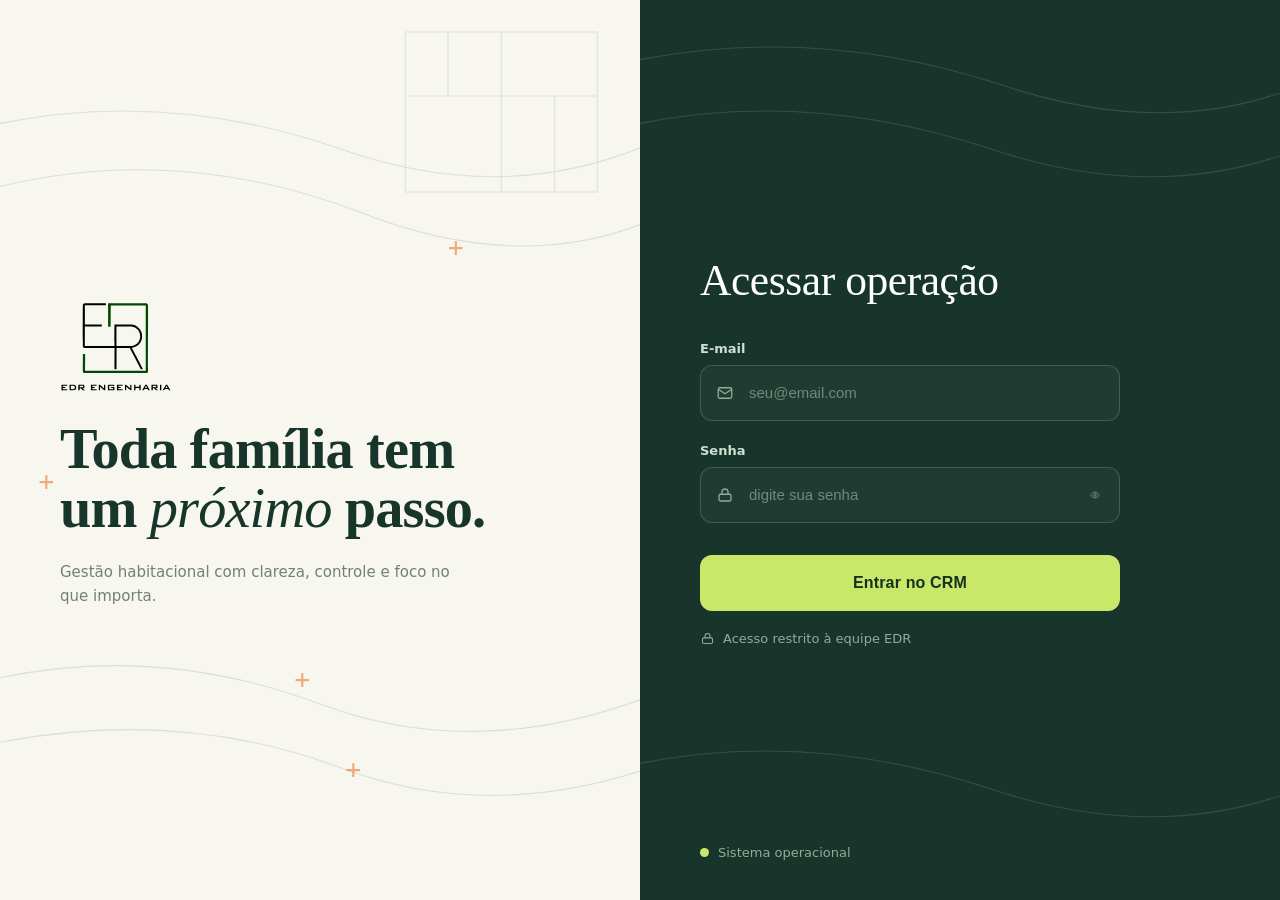
<file: index.html>
<!DOCTYPE html>
<html lang="pt-BR">
<head>
  <meta charset="UTF-8">
  <meta name="viewport" content="width=device-width, initial-scale=1.0">
  <link rel="icon" type="image/svg+xml" href="favicon.svg">
  <meta http-equiv="Content-Security-Policy" content="default-src 'self'; script-src 'self' 'unsafe-inline'; style-src 'self' 'unsafe-inline' https://fonts.googleapis.com; font-src 'self' data: https://fonts.gstatic.com; img-src 'self' data: blob: https:; connect-src 'self' https://*.supabase.co wss://*.supabase.co https://*.googleapis.com; object-src 'none'; base-uri 'self'; form-action 'self'">
  <title>EDR CRM — Login</title>
  <link rel="stylesheet" href="css/login.css?cb=1785866845">
  <link rel="preconnect" href="https://fonts.googleapis.com">
  <link rel="preconnect" href="https://fonts.gstatic.com" crossorigin>
  <link href="https://fonts.googleapis.com/css2?family=Fraunces:ital,opsz,wght@0,9..144,500;0,9..144,600;1,9..144,500&family=Plus+Jakarta+Sans:wght@400;500;600;700&family=DM+Mono:wght@400;500&display=swap" rel="stylesheet">
</head>
<body>
  <div class="lg-wrap">
    <!-- ===== LADO CLARO (marca) ===== -->
    <div class="lg-brand">
      <svg class="lg-topo" viewBox="0 0 600 800" fill="none" preserveAspectRatio="xMidYMid slice" aria-hidden="true">
        <path d="M-20 120 Q 150 80 320 140 T 640 120" stroke="#c7cdbe" stroke-width="1"/>
        <path d="M-20 180 Q 160 130 340 200 T 660 180" stroke="#c7cdbe" stroke-width="1"/>
        <path d="M-20 640 Q 140 600 300 660 T 640 640" stroke="#c7cdbe" stroke-width="1"/>
        <path d="M-20 700 Q 160 660 320 720 T 660 700" stroke="#c7cdbe" stroke-width="1"/>
        <rect x="380" y="30" width="180" height="150" stroke="#cfd4c6" stroke-width="1" fill="none"/>
        <path d="M380 90 H560 M470 30 V180 M420 30 V90 M520 90 V180" stroke="#cfd4c6" stroke-width="1"/>
      </svg>
      <span class="lg-cross" style="top:26%;left:70%">+</span>
      <span class="lg-cross" style="top:74%;left:46%">+</span>
      <span class="lg-cross" style="top:84%;left:54%">+</span>
      <span class="lg-cross" style="top:52%;left:6%">+</span>

      <div class="lg-logo"><svg width="100%" height="100%" style="display:block" viewBox="0 0 12500 12500" version="1.1" xmlns="http://www.w3.org/2000/svg" xmlns:xlink="http://www.w3.org/1999/xlink" xml:space="preserve" xmlns:serif="http://www.serif.com/" style="fill-rule:evenodd;clip-rule:evenodd;stroke-linejoin:round;stroke-miterlimit:2;">
    <g transform="matrix(17.2764,0,0,17.2764,-17.0066,-10.9962)">
        <g>
            <path d="M265.547,223.821C163.627,223.821 163.642,223.819 163.546,223.84C161.626,224.261 161.66,224.664 161.642,226.641C161.408,252.651 161.618,336.502 161.642,346.056C161.652,350.39 163.509,349.419 167.84,349.419C351.09,349.419 351.088,349.424 351.324,349.381C353.361,349.005 353.035,348.124 353.035,334.116C353.035,211.907 353.012,211.892 353.229,211.316C353.727,209.993 354.212,210.205 368.683,210.205C448.09,210.205 448.092,210.169 453.357,210.495C464.991,211.216 467.108,210.898 473.898,212.864C474.234,212.962 492.592,216.398 509.427,233.531C524.399,248.768 527.637,263.351 529.42,268.956C530.989,273.89 532.859,293.349 529.02,305.783C527.503,310.696 527.827,310.79 525.827,315.544C524.445,318.831 521.607,326.603 511.524,338.021C509.77,340.007 502.857,345.976 501.856,346.655C494.169,351.87 489.741,354.815 472.8,359.815C468.43,361.105 466.313,360.879 465.868,362.115C465.447,363.286 466.714,365.152 467.068,365.812C467.227,366.106 488.138,406.141 490.919,411.416C492.423,414.269 504.615,437.396 509.567,447.153C510.677,449.34 510.852,449.221 511.831,451.44C512.354,452.624 527.853,481.864 530.897,488.053C531.205,488.68 533.212,492.76 535.044,495.738C537.927,500.423 533.576,499.485 530.444,499.482C526.01,499.478 523.771,499.842 522.719,498.132C521.766,496.58 519.354,491.596 518.166,489.552C517.771,488.873 513.791,481.133 512.549,478.769C502.631,459.899 483.525,423.074 472.702,402.623C467.586,392.956 467.794,392.877 462.661,383.235C452.148,363.491 452.366,363.101 451.054,362.679C450.19,362.401 450.169,362.444 370.855,362.443C367.705,362.443 366.633,362.271 366.613,365.6C366.548,376.124 366.754,497.065 366.496,498.043C366.148,499.366 364.589,499.467 364.385,499.48C362.111,499.627 356.338,499.5 355.639,499.485C352.359,499.413 353.039,498.076 353.035,494.791C353.031,491.626 353.046,364.664 353.027,364.546C352.588,361.832 350.094,362.441 348.056,362.441C159.713,362.409 159.693,362.549 158.08,362.263C156.571,361.995 152.393,361.539 149.753,356.714C148.497,354.418 148.658,354.274 148.658,324.345C148.658,84.392 148.641,84.41 148.794,83.408C149.445,79.137 153.384,75.059 156.893,74.317C159.408,73.785 159.425,73.845 228.636,73.845C295.709,73.845 295.714,73.839 295.884,73.895C297.644,74.475 297.529,75.202 297.472,83.341C297.452,86.239 296.677,86.315 293.773,86.316C232.571,86.329 163.892,86.276 163.455,86.357C161.303,86.76 161.642,87.658 161.642,101.788C161.642,209.078 161.637,209.08 161.677,209.215C162.228,211.103 162.621,211.016 164.59,211.03C178.518,211.129 268.8,210.805 269.987,211.222C271.501,211.754 271.181,214.427 271.178,219.038C271.178,219.369 271.176,222.581 270.707,223.152C269.966,224.054 266.667,223.818 265.547,223.821ZM519.102,287.442C518.817,283.253 518.638,260.148 500.893,242.07C481.704,222.521 460.209,223.473 453.364,223.473C367.326,223.473 367.29,223.443 366.7,223.743C365.491,224.356 365.744,226.369 365.744,233.151C365.744,348.06 365.741,348.061 365.774,348.18C366.155,349.586 366.212,349.757 367.642,349.983C369.352,350.253 453.498,350.022 460.963,350.001C462.31,349.997 469.156,349.979 477.408,346.429C488.368,341.715 493.664,337.219 497.016,334.394C498.63,333.034 507.352,325.685 513.185,313.548C519.232,300.967 519.094,287.577 519.102,287.442Z"/>
            <path d="M318.744,72.968C321.166,73.052 321.166,73.044 427.308,73.044C557.274,73.044 557.31,73.002 558.722,73.383C568.326,75.976 569.278,83.629 569.647,86.576C569.806,87.838 569.789,87.846 569.789,505.647C569.789,508.099 571.501,523.031 559.794,524.411C558.151,524.604 159.871,524.517 159.125,524.456C151.655,523.849 149.175,516.992 148.828,515.314C148.667,514.537 148.685,514.536 148.685,425.31C148.685,402.139 148.595,401.977 149.259,401.304C149.828,400.727 150.001,400.648 160.237,400.694C160.708,400.696 163.037,400.345 163.358,402.533C163.442,403.104 163.356,506.896 163.405,507.826C163.492,509.521 164.25,510.001 165.654,510.136C166.073,510.176 519.239,510.152 549.986,510.149C551.972,510.149 554.567,510.807 554.937,507.792C554.982,507.429 554.879,126.278 554.87,93.103C554.869,89.529 555.729,88.007 552.15,87.932C552.032,87.93 331.828,87.931 331.776,87.932C329.813,87.954 329.399,87.941 329.044,89.887C329.018,90.033 329.046,221.817 329.029,222.317C328.931,225.102 328.049,224.934 325.257,224.933C314.068,224.931 312.979,225.052 312.308,224.386C311.64,223.723 311.746,220.467 311.757,220.123L311.757,110.473C311.757,74.27 311.689,74.122 312.246,73.577C313.08,72.761 316.2,72.97 318.744,72.968Z" style="fill:rgb(0,71,4);"/>
        </g>
        <g>
            <path d="M89.705,599.599C95.692,600.503 108.124,603.336 105.72,621.778C105.006,627.256 100.722,632.394 94.106,634.068C89.368,635.266 89.367,635.467 80.988,635.469C63.797,635.473 63.501,635.602 62.863,634.621C62.488,634.044 62.487,633.981 62.496,604.441C62.497,602.847 61.849,599.516 64.731,599.415C65.01,599.405 85.514,599.399 86.405,599.42C88.188,599.461 88.166,599.515 89.705,599.599ZM96.757,620.613C96.788,620.356 98.099,614.476 95.48,610.71C92.235,606.046 89.631,606.361 74.473,606.42C70.424,606.436 71.04,608.009 71.04,612.04C71.04,626.499 70.982,626.548 71.345,627.17C71.911,628.138 72.148,628.359 85.326,628.124C95.484,627.943 96.728,620.685 96.757,620.613Z"/>
            <path d="M128.156,629.411C128.271,634.662 128.569,636.081 125.506,636.132C121.366,636.202 119.774,636.443 119.546,633.812C119.358,631.645 119.455,605.795 119.464,603.359C119.477,599.812 120.858,600.354 124.414,600.353C153.965,600.346 154.139,600.235 155.804,601.34C159.219,603.609 158.431,605.662 158.674,615.293C158.93,625.427 149.335,622.084 148.356,622.976C147.226,624.005 149.001,625.177 149.164,625.285C153.522,628.164 153.135,628.634 157.722,632.024C157.819,632.095 157.789,632.087 158.907,632.958C160.166,633.938 161.191,634.506 161.259,634.866C161.537,636.337 159.407,636.289 159.208,636.284C150.246,636.081 150.192,636.05 149.516,635.668C148.613,635.157 139.966,627.138 139.832,627.009C136.197,623.514 136.209,622.812 130.929,622.972C127.983,623.061 128.272,624.174 128.156,629.411ZM128.158,612.039C128.435,615.191 127.758,616.464 130.923,616.541C132.226,616.572 144.428,616.867 147.216,616.405C149.439,616.036 150.704,615.272 150.521,610.953C150.312,606.054 148.108,606.788 137.442,606.788C131.586,606.788 129.093,606.574 128.591,607.579C128.431,607.899 128.283,608.197 128.158,612.039Z"/>
            <path d="M630.956,617.415C630.557,618.886 630.502,622.357 624.888,622.825C624.181,622.884 620.984,622.652 620.632,622.995C619.576,624.024 621.316,625.13 621.477,625.233C624.039,626.861 623.878,627.061 629.348,631.441C631.045,632.8 633.549,634.448 633.626,634.82C633.654,634.958 633.873,636.02 632.648,636.281C632.041,636.41 632.038,636.197 624.894,636.132C621.21,636.098 621.14,634.904 617.904,632.11C613.797,628.564 613.934,628.445 609.909,624.826C607.89,623.011 607.024,622.885 603.185,622.97C599.973,623.041 600.607,624.707 600.595,632.665C600.59,635.404 600.481,636.096 597.758,636.132C594.77,636.172 592.189,636.624 592.029,633.78C592.004,633.339 592.017,606.787 592.018,604.44C592.019,602.638 591.638,600.437 594.511,600.357C594.64,600.354 621.678,600.345 622.72,600.359C624.537,600.382 629.431,600.225 630.64,604.336C630.935,605.34 631.334,606.698 630.956,617.415ZM600.595,612.04C600.766,615.153 600.044,616.415 603.175,616.545C605.011,616.621 615.167,616.554 616.21,616.548C619.858,616.524 623.311,616.998 623.031,610.945C622.804,606.055 620.308,606.788 609.696,606.788C602.717,606.788 600.959,606.308 600.619,608.722L600.595,612.04Z"/>
            <path d="M352.905,620.725L352.905,625.068C352.905,625.388 353.647,633.501 349.356,635.296C347.052,636.26 346.958,636.136 322.001,636.131C313.722,636.129 310.475,636.163 310.385,627.234C310.169,605.668 310.359,605.109 310.975,603.295C311.631,601.363 313.974,599.943 315.412,599.71C315.715,599.661 315.704,599.358 341.542,599.408C347.002,599.419 351.334,599.079 352.674,605.462C353.594,609.843 351.359,609.054 347.013,610.052C343.278,610.909 344.642,607.891 343.475,606.875C342.803,606.289 342.68,606.347 324.172,606.352C322.389,606.353 319.115,605.677 319.014,608.799C318.864,613.44 318.987,624.76 319.003,626.148C319.021,627.86 319.139,628.86 322.006,628.955C322.025,628.956 341.454,628.956 341.529,628.955C344.521,628.912 344.23,626.617 344.125,623.952C344,620.763 341.081,621.447 339.371,621.445C337.924,621.445 336.476,621.444 335.029,621.444C332.144,621.44 330.22,622.171 330.414,617.455C330.544,614.294 331.951,614.852 340.457,614.852C351.486,614.852 352.376,614.564 352.815,616.246C352.9,616.571 352.904,620.367 352.905,620.725Z"/>
            <path d="M462.555,604.441L462.555,629.411C462.554,631.901 463.205,634.793 461.126,635.376C457.808,636.307 455.52,634.548 455.133,634.251C451.092,631.144 451.296,630.915 447.236,627.848C446.076,626.972 440.824,622.367 440.273,621.884C436.209,618.32 433.696,616.382 433.105,615.926C431.782,614.905 430.648,613.145 429.484,613.163C428.613,613.176 428.591,613.385 428.565,614.25C428.519,615.723 428.957,615.696 428.7,632.676C428.663,635.073 428.033,635.788 422.992,635.52C420.204,635.373 420.688,633.685 420.688,625.068C420.688,600.925 420.638,600.861 421.019,600.227C421.507,599.414 422.815,599.342 422.988,599.333C428.145,599.049 428.087,601.204 432.754,604.419C432.914,604.529 440.667,611.123 444.582,614.332C448.124,617.235 448.119,617.21 451.61,620.195C452.198,620.698 452.711,621.323 453.404,621.668C454.791,622.36 454.825,619.887 454.827,619.693C454.846,618.299 454.644,618.305 454.757,602.273C454.782,598.639 456.24,599.28 459.871,599.329C463.422,599.378 462.554,600.907 462.555,604.441Z"/>
            <path d="M259.539,618.554C259.539,626.316 259.522,626.302 259.614,631.581C259.618,631.849 259.661,634.26 259.1,634.895C258.68,635.369 252.122,636.771 251.747,633.71C251.693,633.269 251.708,601.506 251.738,601.219C252.054,598.232 257.018,599.149 258.793,600.427C259.187,600.711 259.073,600.843 263.481,604.301C266.855,606.947 272.725,611.999 273.518,612.681C277.337,615.968 281.203,619.036 281.883,619.575C282.989,620.454 283.914,621.528 284.879,621.356C285.789,621.194 285.355,620.694 285.488,602.273C285.514,598.698 286.922,599.29 290.512,599.326C292.986,599.35 293.252,599.813 293.334,602.274C293.335,602.3 293.334,631.531 293.334,631.581C293.317,633.939 293.897,635.658 289.442,635.521C286.556,635.433 285.256,633.76 272.866,623.233C266.326,617.677 266.293,617.733 265.726,617.251C265.137,616.75 265.149,616.78 264.549,616.277C263.371,615.292 263.313,615.393 262.236,614.277C261.359,613.369 261.407,613.091 260.153,613.194C259.288,613.265 259.639,613.617 259.633,613.916C259.609,615.149 259.528,615.132 259.6,616.368C259.611,616.543 259.596,616.53 259.539,618.554Z"/>
            <path d="M697.325,605.714C711.726,630.813 713.619,633.771 713.551,634.752C713.491,635.615 711.884,635.589 711.723,635.586C705.192,635.479 704.587,635.812 702.867,632.783C700.992,629.48 701.026,627.822 697.627,627.688C697.479,627.682 681.542,627.684 681.351,627.685C677.335,627.718 677.764,629.075 675.631,632.5C674.181,634.828 674.31,635.398 671.57,635.523C666.235,635.767 666.133,635.334 666.032,634.9C665.677,633.393 667.499,631.468 672.002,623.112C672.517,622.156 672.623,622.231 678.586,611.245C678.755,610.933 678.819,610.975 680.857,607.426C684.507,601.071 684.492,599.428 687.87,599.331C692.485,599.199 693.766,599.173 695.427,602.29C696.669,604.617 696.701,604.575 697.325,605.714ZM692.395,613.013C691.069,610.934 690.555,609.37 690.161,608.653C689.814,608.023 689.703,608.095 688.998,608.126C688.301,608.156 688.262,608.2 687.981,608.866C686.672,611.971 684.873,615.305 683.675,617.544C681.769,621.106 684.937,620.701 685.692,620.692C691.64,620.618 694.653,620.874 695.213,620.398C696.204,619.553 695.072,618.315 692.395,613.013Z"/>
            <path d="M537.354,626.388C537.809,625.631 537.801,625.639 541.941,618.308C542.667,617.022 550.465,603.215 550.989,602.221C552.38,599.582 552.712,599.114 558.66,599.336C558.904,599.345 560.695,599.412 561.518,600.424C561.661,600.6 579.434,631.78 580.119,632.817C580.236,632.995 581.475,634.872 580.191,635.476C579.586,635.76 579.558,635.57 577.126,635.531C574.294,635.485 571.867,636.017 570.649,633.732C567.672,628.143 567.44,627.704 564.098,627.684C546.965,627.585 546.895,627.551 545.575,628.225C544.429,628.809 542.696,633.553 541.248,634.778C540.853,635.113 540.17,635.691 534.823,635.568C534.707,635.565 533.659,635.541 533.485,635.011C532.939,633.349 533.603,633.375 537.354,626.388ZM558.968,611.864C557.188,608.467 557.429,608.318 557.161,608.121C557.144,608.109 555.713,608.056 555.691,608.066C555.528,608.148 552.009,615.508 551.698,616.159C551.096,617.418 548.222,620.698 552.158,620.712C552.853,620.715 560.101,620.741 560.841,620.715C562.117,620.67 562.451,620.86 562.76,619.609C562.914,618.985 559.424,612.749 558.968,611.864Z"/>
            <path d="M39.734,628.905C42.454,628.905 42.431,628.911 45.156,628.829C48.041,628.742 47.807,629.776 47.898,632.665C47.906,632.915 47.974,635.051 47.151,635.7C46.523,636.195 46.418,636.133 19.107,636.132C14.01,636.132 11.623,636.407 11.082,635.087C10.719,634.203 10.774,634.162 10.774,605.526C10.774,603.95 10.571,601.716 11.286,600.985C12.005,600.25 12.174,600.353 31.049,600.353C46.269,600.353 46.516,600.201 47.334,601.183C47.58,601.479 48.456,606.238 46.353,606.894C45.352,607.207 21.817,606.941 21.329,607.06C19.425,607.524 19.494,607.933 19.484,609.876C19.482,610.155 19.468,612.838 19.902,613.338C20.807,614.38 21.084,614.169 31.049,614.175C31.376,614.175 34.534,614.177 35.118,614.592C35.994,615.215 36.756,620.06 34.264,620.526C32.73,620.814 21.534,620.192 20.344,620.972C19.537,621.502 19.495,622.75 19.489,622.921C19.346,627.127 19.504,628.472 21.178,628.791C21.971,628.942 33.331,628.684 39.734,628.905Z"/>
            <path d="M397.996,628.905C400.712,628.905 400.69,628.911 403.418,628.829C406.304,628.741 406.061,629.781 406.152,632.665C406.16,632.915 406.227,635.05 405.411,635.699C404.787,636.195 404.681,636.133 377.369,636.132C372.257,636.132 369.876,636.404 369.335,635.097C368.965,634.202 369.02,634.16 369.02,605.526C369.02,603.976 368.813,601.721 369.542,600.976C370.246,600.256 370.413,600.353 391.482,600.353C404.28,600.353 404.742,600.187 405.575,601.196C405.838,601.514 406.673,606.225 404.615,606.885C403.583,607.216 380.097,606.94 379.587,607.057C377.671,607.496 377.706,607.896 377.696,609.875C377.694,610.157 377.68,612.837 378.144,613.366C379.036,614.383 379.44,614.167 389.311,614.175C389.636,614.175 392.762,614.178 393.351,614.616C394.175,615.23 394.918,620.032 392.52,620.515C391.012,620.818 379.777,620.206 378.587,620.953C377.757,621.475 377.709,622.747 377.703,622.919C377.535,627.354 377.799,628.507 379.446,628.796C380.253,628.937 391.644,628.685 397.996,628.905Z"/>
            <path d="M230.807,628.905C235.678,628.792 237.396,628.565 237.775,630.395C237.811,630.567 237.87,632.483 237.875,632.664C237.883,632.914 237.948,635.046 237.134,635.697C236.429,636.26 236.301,636.115 204.751,636.134C202.596,636.135 201.912,636.282 201.057,635.1C200.709,634.618 200.736,634.55 200.74,605.527C200.74,603.993 200.534,601.727 201.268,600.975C201.969,600.256 202.136,600.353 223.207,600.353C235.728,600.353 236.592,600.176 237.292,601.202C237.579,601.623 238.346,606.226 236.341,606.88C235.305,607.219 212.09,606.94 211.311,607.058C209.886,607.273 209.819,607.431 209.42,608.829C209.38,608.97 209.339,612.35 209.544,612.967C209.936,614.144 212.107,614.17 212.352,614.173C220.761,614.275 224.879,613.658 225.519,615.224C225.52,615.226 226.723,619.988 224.241,620.508C222.741,620.822 211.503,620.212 210.304,620.945C209.457,621.463 209.405,622.744 209.398,622.918C209.213,627.51 209.554,628.53 211.175,628.799C212.26,628.979 219.485,628.644 230.807,628.905Z"/>
            <path d="M488.604,630.496C488.725,633.985 489.426,635.379 485.925,635.529C481.361,635.725 480.812,635.149 480.511,634.833C479.986,634.282 480.064,634.147 480.059,603.355C480.058,600.409 479.749,599.379 482.688,599.327C484.593,599.292 487.467,599.176 488.231,600C489.227,601.074 487.785,611.616 489.337,612.946C490.048,613.556 490.178,613.453 507.645,613.457C510.934,613.458 513.427,614.046 513.58,611.001C513.703,608.534 513.253,600.866 514.036,600.003C514.893,599.061 515.047,599.336 516.336,599.324C520.547,599.282 522.192,598.87 522.229,602.26C522.229,602.307 522.231,632.598 522.229,632.682C522.155,635.873 520.611,635.584 516.339,635.529C512.841,635.484 513.663,633.998 513.663,630.496C513.662,622.542 514.263,620.692 510.907,620.6C510.478,620.588 491.611,620.59 491.357,620.6C487.929,620.738 488.879,622.341 488.604,630.496Z"/>
            <path d="M646.944,610.955C646.944,605.985 646.94,602.506 646.958,602.304C647.152,600.125 649.019,600.361 649.868,600.352C652.614,600.325 655.256,599.939 655.601,602.224C655.639,602.476 655.616,633.715 655.613,633.78C655.478,636.659 653.002,636.166 649.861,636.127C648.087,636.106 647.713,636.364 647.036,634.727C646.929,634.468 646.944,634.469 646.944,610.955Z"/>
        </g>
    </g>
</svg></div>
      <h1 class="lg-headline">Toda família tem<br>um <i>próximo</i> passo.</h1>
      <p class="lg-subtext">Gestão habitacional com clareza, controle e foco no que importa.</p>
    </div>

    <!-- ===== LADO ESCURO (form) ===== -->
    <div class="lg-form-side">
      <svg class="lg-waves" viewBox="0 0 600 800" fill="none" preserveAspectRatio="xMidYMid slice" aria-hidden="true">
        <path d="M-20 60 Q 160 20 340 80 T 660 60" stroke="#e2f4c2" stroke-width="1"/>
        <path d="M-20 120 Q 150 80 330 140 T 660 120" stroke="#e2f4c2" stroke-width="1"/>
        <path d="M-20 720 Q 150 680 330 740 T 660 720" stroke="#e2f4c2" stroke-width="1"/>
      </svg>
      <div class="lg-form-inner">
        <h2 class="lg-title">Acessar operação</h2>

        <div id="login-erro" class="lg-erro hidden"></div>

        <form id="form-login">
          <div class="lg-field">
            <label for="email">E-mail</label>
            <div class="lg-input-wrap">
              <svg class="lg-ico" viewBox="0 0 24 24" fill="none" stroke="currentColor" stroke-width="1.7"><rect x="3" y="5" width="18" height="14" rx="2"/><path d="m3 7 9 6 9-6"/></svg>
              <input type="email" id="email" placeholder="seu@email.com" required autocomplete="username">
            </div>
          </div>
          <div class="lg-field">
            <label for="senha">Senha</label>
            <div class="lg-input-wrap">
              <svg class="lg-ico" viewBox="0 0 24 24" fill="none" stroke="currentColor" stroke-width="1.7"><rect x="4" y="11" width="16" height="9" rx="2"/><path d="M8 11V8a4 4 0 0 1 8 0v3"/></svg>
              <input type="password" id="senha" placeholder="digite sua senha" required autocomplete="current-password">
              <button type="button" class="lg-eye" onclick="toggleSenha()" aria-label="Mostrar senha">
                <svg id="eye-open" viewBox="0 0 24 24" fill="none" stroke="currentColor" stroke-width="1.7"><path d="M2 12s3.5-7 10-7 10 7 10 7-3.5 7-10 7-10-7-10-7z"/><circle cx="12" cy="12" r="3"/></svg>
                <svg id="eye-off" viewBox="0 0 24 24" fill="none" stroke="currentColor" stroke-width="1.7" style="display:none"><path d="M3 3l18 18M10.6 10.6a3 3 0 0 0 4.2 4.2M9.9 5.2A9.5 9.5 0 0 1 22 12s-1.2 2.4-3.6 4.3M6.1 6.1C3.8 7.6 2 12 2 12s3.5 7 10 7c1.2 0 2.3-.2 3.3-.5"/></svg>
              </button>
            </div>
          </div>
          <button type="submit" class="lg-btn" id="btn-entrar">Entrar no CRM</button>
        </form>

        <div class="lg-foot">
          <svg class="lg-lock" viewBox="0 0 24 24" fill="none" stroke="currentColor" stroke-width="1.7"><rect x="4" y="11" width="16" height="9" rx="2"/><path d="M8 11V8a4 4 0 0 1 8 0v3"/></svg>
          Acesso restrito à equipe EDR
        </div>
      </div>
      <div class="lg-status"><span class="lg-dot"></span> Sistema operacional</div>
    </div>
  </div>

  <div id="loading" class="hidden">
    <div class="spinner"></div>
  </div>

  <script src="js/supabase.js?cb=1785866845"></script>
  <script src="js/auth.js?cb=1785866845"></script>
  <script src="js/utils.js?cb=1785866845"></script>
  <script>
    // Se já está logado, redirecionar
    const s = sessionGet()
    if (s) { setToken(s.token); window.location.replace('dashboard.html') }

    document.getElementById('form-login').addEventListener('submit', async function(e) {
      e.preventDefault()
      const email = document.getElementById('email').value.trim()
      const senha = document.getElementById('senha').value
      const erro = document.getElementById('login-erro')
      const btn = document.getElementById('btn-entrar')

      erro.classList.add('hidden')
      btn.disabled = true
      btn.textContent = 'Entrando...'
      showLoading()

      try {
        await login(email, senha)
        window.location.replace('dashboard.html')
      } catch (err) {
        // Produto interno (~3 usuários) — diferencia email vs senha pra reduzir fricção (COPY02)
        const msg = (err.message || '').toLowerCase()
        let mensagemFinal
        if (msg.includes('invalid_credentials') || msg.includes('invalid login')) {
          // Distinção sem expor enum de usuários: detecta padrão de email malformado
          if (!email.includes('@') || !email.includes('.')) {
            mensagemFinal = 'E-mail mal formatado. Tem que ter @ e domínio.'
          } else if (senha.length < 4) {
            mensagemFinal = 'Senha muito curta — confere se digitou ela inteira.'
          } else {
            mensagemFinal = 'E-mail ou senha não conferem. Verifica e tenta de novo.'
          }
        } else if (typeof traduzirErro === 'function') {
          mensagemFinal = traduzirErro(err)
        } else {
          mensagemFinal = err.message || 'Erro ao entrar.'
        }
        erro.textContent = mensagemFinal
        erro.classList.remove('hidden')
        btn.disabled = false
        btn.textContent = 'Entrar'
        hideLoading()
      }
    })

    function showLoading() { document.getElementById('loading').classList.remove('hidden') }
    function hideLoading() { document.getElementById('loading').classList.add('hidden') }

    // Toggle senha (novo visual — não afeta auth)
    function toggleSenha(){
      var el=document.getElementById('senha');
      var o=document.getElementById('eye-open'), f=document.getElementById('eye-off');
      if(el.type==='password'){el.type='text';o.style.display='none';f.style.display='block';}
      else{el.type='password';o.style.display='block';f.style.display='none';}
    }
  </script>
  <script src="js/sw-register.js?cb=1785866845"></script>
</body>
</html>
</file>
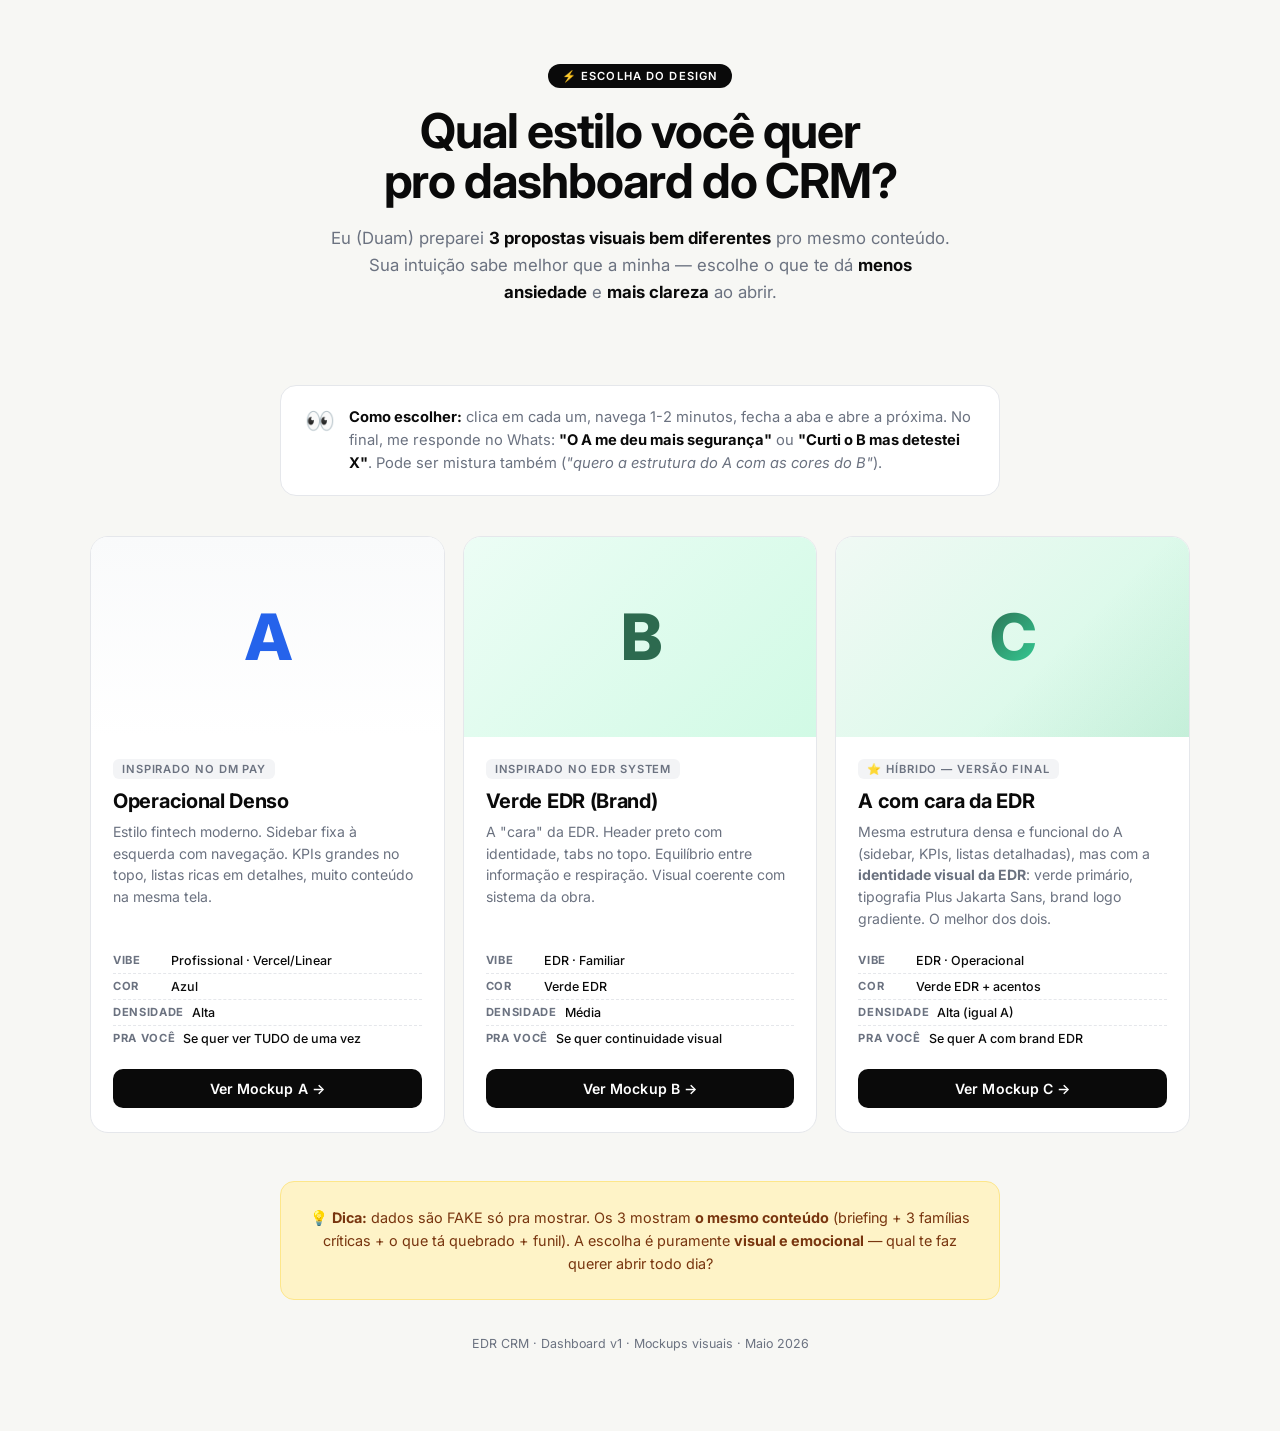
<file: mockups/index.html>
<!doctype html>
<html lang="pt-BR">
<head>
<meta charset="utf-8">
<meta name="viewport" content="width=device-width, initial-scale=1">
<title>Escolha o estilo · EDR CRM Dashboard</title>
<link href="https://fonts.googleapis.com/css2?family=Inter:wght@400;500;600;700;800&display=swap" rel="stylesheet">
<style>
:root{
  --bg:#F7F7F4;
  --ink:#0A0A0A;
  --muted:#6B7280;
  --border:#E5E7EB;
}
*{box-sizing:border-box;margin:0;padding:0}
body{font-family:'Inter',-apple-system,sans-serif;background:var(--bg);color:var(--ink);min-height:100vh;-webkit-font-smoothing:antialiased;padding:32px 20px 80px}

.wrap{max-width:1100px;margin:0 auto}
.hero{text-align:center;margin-bottom:48px;padding:32px 20px}
.hero .badge{display:inline-block;padding:5px 14px;background:var(--ink);color:#fff;font-size:.7rem;font-weight:600;letter-spacing:.1em;text-transform:uppercase;border-radius:999px;margin-bottom:18px}
.hero h1{font-size:clamp(1.8rem,4.5vw,3rem);font-weight:700;letter-spacing:-.025em;line-height:1.05;margin-bottom:18px}
.hero p{font-size:1.05rem;color:var(--muted);max-width:620px;margin:0 auto;line-height:1.6}
.hero p b{color:var(--ink)}

.instr{background:#fff;border:1px solid var(--border);border-radius:16px;padding:20px 24px;max-width:720px;margin:0 auto 40px;display:flex;align-items:flex-start;gap:14px}
.instr .ico{font-size:1.5rem;flex-shrink:0}
.instr .txt{font-size:.92rem;color:var(--muted);line-height:1.55}
.instr .txt b{color:var(--ink)}

.cards{display:grid;grid-template-columns:repeat(3,1fr);gap:18px}
.card{background:#fff;border:1px solid var(--border);border-radius:18px;overflow:hidden;transition:.2s;cursor:pointer;display:flex;flex-direction:column;text-decoration:none;color:inherit}
.card:hover{transform:translateY(-3px);box-shadow:0 12px 28px rgba(0,0,0,.08);border-color:var(--ink)}

.card-preview{height:200px;display:flex;align-items:center;justify-content:center;position:relative;overflow:hidden}
.pv-a{background:#F9FAFB;background-image:linear-gradient(to bottom,#F9FAFB 0,#FFFFFF 100%)}
.pv-b{background:linear-gradient(135deg,#ECFDF5 0%,#D1FAE5 100%)}
.pv-c{background:linear-gradient(135deg,#F0F9F4 0%,#D1FAE5 100%);position:relative}
.pv-c::after{content:'';position:absolute;inset:0;background:linear-gradient(135deg,transparent 60%,rgba(45,106,79,.08));pointer-events:none}

.pv-icon{font-size:4rem;font-weight:800;letter-spacing:-.04em;font-family:'Inter'}
.pv-a .pv-icon{color:#2563EB;font-family:'Inter'}
.pv-b .pv-icon{color:#2D6A4F;font-family:'Inter'}
.pv-c .pv-icon{color:#2D6A4F;font-family:'Inter';background:linear-gradient(135deg,#2D6A4F,#34D399);-webkit-background-clip:text;-webkit-text-fill-color:transparent;background-clip:text}

.card-body{padding:22px 22px 24px;flex:1;display:flex;flex-direction:column}
.card-tag{display:inline-block;padding:3px 9px;background:#F3F4F6;color:var(--muted);font-size:.7rem;font-weight:600;letter-spacing:.08em;text-transform:uppercase;border-radius:6px;margin-bottom:10px;align-self:flex-start}
.card-title{font-size:1.25rem;font-weight:700;letter-spacing:-.015em;margin-bottom:8px}
.card-desc{font-size:.88rem;color:var(--muted);line-height:1.55;margin-bottom:18px;flex:1}
.card-feats{font-size:.78rem;color:var(--ink);font-weight:500;list-style:none;padding:0;margin-bottom:18px}
.card-feats li{padding:5px 0;border-bottom:1px dashed var(--border);display:flex;align-items:center;gap:8px}
.card-feats li:last-child{border-bottom:none}
.card-feats li .b{font-weight:700;color:var(--muted);font-size:.7rem;text-transform:uppercase;letter-spacing:.06em;min-width:50px}

.card-cta{padding:11px 18px;background:var(--ink);color:#fff;border:none;font-family:inherit;font-size:.88rem;font-weight:600;border-radius:10px;cursor:pointer;text-align:center;letter-spacing:.005em}
.card:hover .card-cta{background:#2563EB}
.card.b:hover .card-cta{background:#2D6A4F}
.card.c:hover .card-cta{background:#0A0A0A}

.note{margin-top:48px;padding:24px;background:#FEF3C7;border:1px solid #FDE68A;border-radius:14px;font-size:.9rem;color:#78350F;line-height:1.6;text-align:center;max-width:720px;margin-left:auto;margin-right:auto}

.foot{text-align:center;margin-top:36px;font-size:.78rem;color:var(--muted)}

@media (max-width:780px){
  .cards{grid-template-columns:1fr}
  .hero h1{font-size:1.7rem}
}
</style>
</head>
<body>

<div class="wrap">
  <header class="hero">
    <span class="badge">⚡ Escolha do design</span>
    <h1>Qual estilo você quer<br>pro dashboard do CRM?</h1>
    <p>Eu (Duam) preparei <b>3 propostas visuais bem diferentes</b> pro mesmo conteúdo. Sua intuição sabe melhor que a minha — escolhe o que te dá <b>menos ansiedade</b> e <b>mais clareza</b> ao abrir.</p>
  </header>

  <div class="instr">
    <div class="ico">👀</div>
    <div class="txt">
      <b>Como escolher:</b> clica em cada um, navega 1-2 minutos, fecha a aba e abre a próxima. No final, me responde no Whats: <b>"O A me deu mais segurança"</b> ou <b>"Curti o B mas detestei X"</b>. Pode ser mistura também (<i>"quero a estrutura do A com as cores do B"</i>).
    </div>
  </div>

  <div class="cards">

    <a class="card a" href="a.html">
      <div class="card-preview pv-a">
        <div class="pv-icon">A</div>
      </div>
      <div class="card-body">
        <span class="card-tag">Inspirado no DM Pay</span>
        <h2 class="card-title">Operacional Denso</h2>
        <p class="card-desc">Estilo fintech moderno. Sidebar fixa à esquerda com navegação. KPIs grandes no topo, listas ricas em detalhes, muito conteúdo na mesma tela.</p>
        <ul class="card-feats">
          <li><span class="b">Vibe</span> Profissional · Vercel/Linear</li>
          <li><span class="b">Cor</span> Azul</li>
          <li><span class="b">Densidade</span> Alta</li>
          <li><span class="b">Pra você</span> Se quer ver TUDO de uma vez</li>
        </ul>
        <div class="card-cta">Ver Mockup A →</div>
      </div>
    </a>

    <a class="card b" href="b.html">
      <div class="card-preview pv-b">
        <div class="pv-icon">B</div>
      </div>
      <div class="card-body">
        <span class="card-tag">Inspirado no EDR System</span>
        <h2 class="card-title">Verde EDR (Brand)</h2>
        <p class="card-desc">A "cara" da EDR. Header preto com identidade, tabs no topo. Equilíbrio entre informação e respiração. Visual coerente com sistema da obra.</p>
        <ul class="card-feats">
          <li><span class="b">Vibe</span> EDR · Familiar</li>
          <li><span class="b">Cor</span> Verde EDR</li>
          <li><span class="b">Densidade</span> Média</li>
          <li><span class="b">Pra você</span> Se quer continuidade visual</li>
        </ul>
        <div class="card-cta">Ver Mockup B →</div>
      </div>
    </a>

    <a class="card c" href="c.html">
      <div class="card-preview pv-c">
        <div class="pv-icon">C</div>
      </div>
      <div class="card-body">
        <span class="card-tag">⭐ Híbrido — versão final</span>
        <h2 class="card-title">A com cara da EDR</h2>
        <p class="card-desc">Mesma estrutura densa e funcional do A (sidebar, KPIs, listas detalhadas), mas com a <b>identidade visual da EDR</b>: verde primário, tipografia Plus Jakarta Sans, brand logo gradiente. O melhor dos dois.</p>
        <ul class="card-feats">
          <li><span class="b">Vibe</span> EDR · Operacional</li>
          <li><span class="b">Cor</span> Verde EDR + acentos</li>
          <li><span class="b">Densidade</span> Alta (igual A)</li>
          <li><span class="b">Pra você</span> Se quer A com brand EDR</li>
        </ul>
        <div class="card-cta">Ver Mockup C →</div>
      </div>
    </a>

  </div>

  <div class="note">
    💡 <b>Dica:</b> dados são FAKE só pra mostrar. Os 3 mostram <b>o mesmo conteúdo</b> (briefing + 3 famílias críticas + o que tá quebrado + funil). A escolha é puramente <b>visual e emocional</b> — qual te faz querer abrir todo dia?
  </div>

  <div class="foot">EDR CRM · Dashboard v1 · Mockups visuais · Maio 2026</div>
</div>

</body>
</html>
</file>
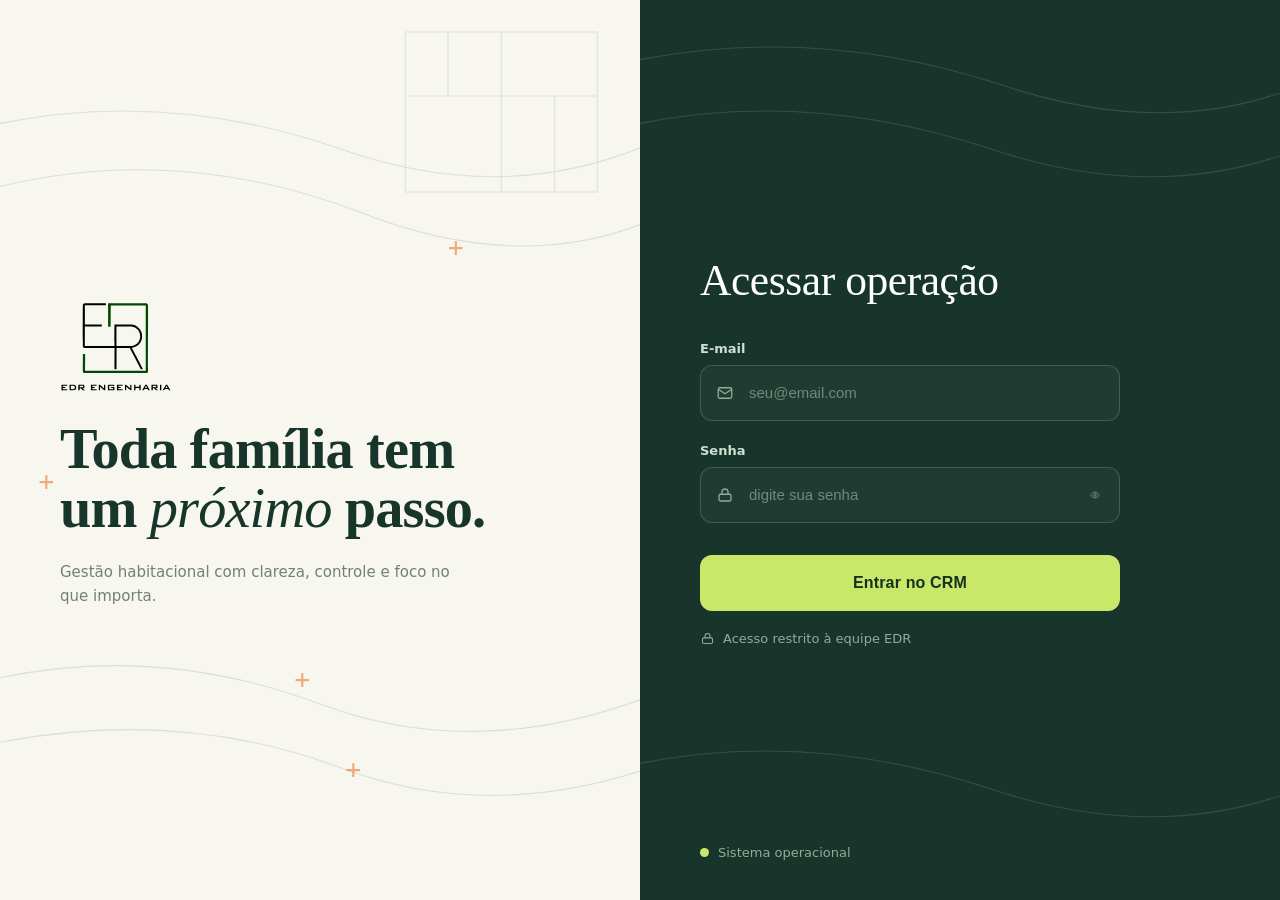
<file: agenda.html>
<!DOCTYPE html>
<html lang="pt-BR">
<head>
  <meta charset="UTF-8">
  <meta name="viewport" content="width=device-width, initial-scale=1.0">
  <link rel="icon" type="image/svg+xml" href="favicon.svg">
  <meta http-equiv="Content-Security-Policy" content="default-src 'self'; script-src 'self' 'unsafe-inline'; style-src 'self' 'unsafe-inline' https://fonts.googleapis.com; font-src 'self' data: https://fonts.gstatic.com; img-src 'self' data: blob: https:; connect-src 'self' https://*.supabase.co wss://*.supabase.co https://*.googleapis.com; object-src 'none'; base-uri 'self'; form-action 'self'">
  <title>EDR CRM — Agenda</title>
  <link rel="stylesheet" href="css/agenda.css?cb=1785866845">
  <link href="https://fonts.googleapis.com/css2?family=Fraunces:opsz,wght@9..144,500;9..144,600&family=Plus+Jakarta+Sans:wght@400;500;600;700;800&family=DM+Mono:wght@400;500&display=swap" rel="stylesheet">
  <link rel="prefetch" href="dashboard.html">
  <link rel="preconnect" href="https://fonts.googleapis.com">
  <link rel="preconnect" href="https://fonts.gstatic.com" crossorigin>
  <script>document.documentElement.style.visibility = 'hidden'</script>
</head>
<body>
  <div class="app-shell">
    <nav class="sidebar">
      <div class="sidebar-logo"><span class="brand-logo"><img src="img/edr-simbolo.svg?cb=1785866845" alt="EDR" width="22" height="22"></span><div><div class="logo-title">EDR CRM</div><div class="logo-sub">Gestão MCMV</div></div></div>
      <div class="sidebar-nav">
        <a href="dashboard.html">Dashboard</a>
        <a href="clientes.html">Clientes</a>
        <a href="kanban.html">Kanban</a>
        <a href="lotes.html">Lotes</a>
        <a href="agenda.html" class="active">Agenda</a>
      </div>
      <div class="sidebar-footer"><div id="sidebar-usuario"></div><div id="crm-versao-footer" class="crm-versao"></div></div>
    </nav>

    <div class="main">
      <div class="topbar">
        <span class="topbar-title"><span id="ap-titulo-user">Minha agenda</span></span>
        <div class="flex gap-8" style="align-items:center">
          <div class="ap-cont-pills">
            <div class="ap-pill ap-pill-atrasado" id="ap-pill-atrasado" style="display:none"><b id="ap-cnt-atrasado">0</b><span>atrasado</span></div>
            <div class="ap-pill"><b id="ap-cnt-hoje">0</b><span>hoje</span></div>
            <div class="ap-pill"><b id="ap-cnt-sem">0</b><span>semana</span></div>
            <div class="ap-pill"><b id="ap-cnt-mes">0</b><span>mês</span></div>
          </div>
          <button onclick="logout()" class="btn btn-secondary btn-sm">Sair</button>
        </div>
      </div>

      <div class="page-content">
        <div class="ap-grid">
          <!-- CALENDÁRIO -->
          <section class="ap-card">
            <div class="ap-card-head">
              <h2 id="ap-titulo-mes">···</h2>
              <div class="ap-cal-nav">
                <button id="ap-mes-prev" title="Mês anterior">◀</button>
                <button class="today" id="ap-btn-hoje">Hoje</button>
                <button id="ap-mes-next" title="Próximo mês">▶</button>
              </div>
            </div>
            <div class="ap-dias-sem">
              <span>Dom</span><span>Seg</span><span>Ter</span><span>Qua</span><span>Qui</span><span>Sex</span><span>Sáb</span>
            </div>
            <div class="ap-grid-dias" id="ap-grid"></div>
          </section>

          <!-- PAINEL LATERAL -->
          <aside class="ap-painel">
            <div class="ap-card">
              <div class="ap-card-head"><h3><span id="ap-dia-titulo">Selecione um dia</span></h3></div>
              <div id="ap-dia-lista"><div class="ap-empty">Clique em um dia do calendário pra ver os compromissos</div></div>
            </div>

            <div class="ap-card">
              <div class="ap-card-head"><h3>Novo compromisso</h3></div>
              <form class="ap-form" id="ap-form" onsubmit="return false">
                <input type="text" id="ap-f-titulo" placeholder="O que precisa fazer?" required>
                <div class="ap-form-row">
                  <input type="time" id="ap-f-hora" value="08:00">
                  <select id="ap-f-cat">
                    <option value="trabalho">Trabalho</option>
                    <option value="pessoal">Pessoal</option>
                    <option value="compra">Compra</option>
                    <option value="lembrete">Lembrete</option>
                  </select>
                  <select id="ap-f-prio">
                    <option value="baixa">Normal</option>
                    <option value="media">Média</option>
                    <option value="alta">Alta</option>
                  </select>
                </div>
                <input type="date" id="ap-f-data">
                <textarea id="ap-f-obs" placeholder="Observações (opcional)"></textarea>
                <button type="submit" class="ap-btn-add" id="ap-btn-add">+ Adicionar</button>
              </form>
            </div>

            <div class="ap-card ap-card-atrasados" id="ap-atrasados-card" style="display:none">
              <div class="ap-card-head"><h3 style="color:var(--vermelho)">Atrasados <span id="ap-cnt-atrasado-card" style="font-size:12px;font-weight:600;opacity:.8"></span></h3></div>
              <div id="ap-atrasados-lista"><div class="ap-empty">Carregando…</div></div>
            </div>

            <div class="ap-card">
              <div class="ap-card-head"><h3>Próximos 7 dias</h3></div>
              <div id="ap-proximos"><div class="ap-empty">Carregando…</div></div>
            </div>
          </aside>
        </div>
      </div>
    </div>
  </div>

  <div class="ap-saving" id="ap-saving"><span class="dot"></span>sincronizando</div>

  <script src="js/supabase.js?cb=1785866845"></script>
  <script src="js/auth.js?cb=1785866845"></script>
  <script src="js/utils.js?cb=1785866845"></script>
  <script src="js/data/agenda-page.js?cb=1785866845"></script>
  <script src="js/sw-register.js?cb=1785866845"></script>
</body>
</html>
</file>
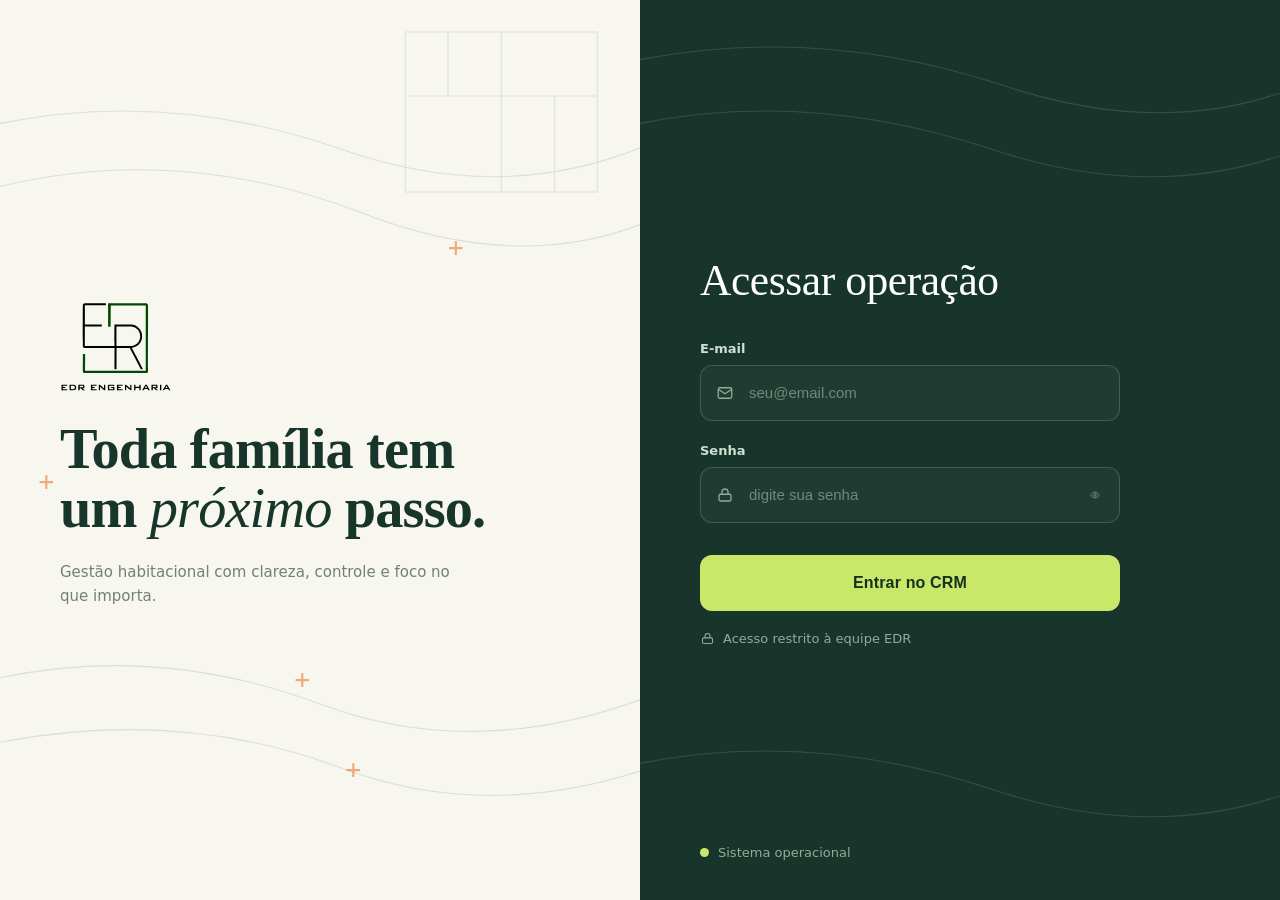
<file: dashboard.html>
<!DOCTYPE html>
<html lang="pt-BR">
<head>
  <meta charset="UTF-8">
  <meta name="viewport" content="width=device-width, initial-scale=1.0">
  <link rel="icon" type="image/svg+xml" href="favicon.svg">
  <meta http-equiv="Content-Security-Policy" content="default-src 'self'; script-src 'self' 'unsafe-inline'; style-src 'self' 'unsafe-inline' https://fonts.googleapis.com; font-src 'self' data: https://fonts.gstatic.com; img-src 'self' data: blob: https:; connect-src 'self' https://*.supabase.co wss://*.supabase.co https://*.googleapis.com; object-src 'none'; base-uri 'self'; form-action 'self'">
  <title>EDR CRM — Dashboard</title>
  <link rel="stylesheet" href="css/dashboard.css?cb=1785866845">
  <link href="https://fonts.googleapis.com/css2?family=Fraunces:opsz,wght@9..144,500;9..144,600&family=Plus+Jakarta+Sans:wght@400;500;600;700;800&family=DM+Mono:wght@400;500&display=swap" rel="stylesheet">
  <link rel="prefetch" href="clientes.html">
  <link rel="prefetch" href="kanban.html">
  <link rel="prefetch" href="ficha.html">
  <link rel="preconnect" href="https://fonts.googleapis.com">
  <link rel="preconnect" href="https://fonts.gstatic.com" crossorigin>
  
  <script>
    document.documentElement.style.visibility = 'hidden'
  </script>
</head>
<body>
  <div class="app-shell">
    <nav class="sidebar">
      <div class="sidebar-logo">
        <span class="brand-logo"><img src="img/edr-simbolo.svg?cb=1785866845" alt="EDR" width="22" height="22"></span>
        <div>
          <div class="logo-title">EDR CRM</div>
          <div class="logo-sub">Gestão MCMV</div>
        </div>
      </div>
      <div class="sidebar-nav">
        <a href="dashboard.html" class="active">Dashboard</a>
        <a href="clientes.html">Clientes</a>
        <a href="kanban.html">Kanban</a>
        <a href="lotes.html">Lotes</a>
        <a href="agenda.html">Agenda</a>
      </div>
      <div class="sidebar-footer">
        <div id="sidebar-usuario"></div>
        <div id="crm-versao-footer" class="crm-versao"></div>
      </div>
    </nav>

    <div class="main">
      <div class="topbar">
        <span class="topbar-title">Dashboard</span>
        <div class="flex gap-8" style="align-items:center">
          <span class="refresh-info"><span class="dot"></span><span id="last-refresh">Carregando...</span></span>
          <button onclick="dashboardCarregar()" class="btn btn-secondary btn-sm">Atualizar</button>
          <a href="familia.html" class="btn btn-primary btn-sm">+ Novo cliente</a>
          <button onclick="logout()" class="btn btn-secondary btn-sm">Sair</button>
        </div>
      </div>

      <div class="page-content">
        <!-- HERO greeting -->
        <div class="dash-hero">
          <div>
            <h1 id="hero-greeting"><span class="skel">Carregando saudação...</span></h1>
            <p id="hero-sub"><span class="skel">Carregando contexto do dia...</span></p>
          </div>
        </div>

        <!-- Banner agenda do dia -->
        <div class="ag-banner" id="ag-banner"></div>

        <!-- ⚠️ ORDEM IMPORTA: #vencendo-card precisa vir ANTES de .foco.
             O CSS usa o seletor irmão (#vencendo-card.hidden ~ .foco) para
             alternar o painel entre "há documentos" e "tudo em dia".
             O irmão (~) só enxerga para FRENTE — inverter a ordem quebra
             o estado vazio silenciosamente. Ver docs/redesign/02-DASHBOARD.md
             Visualmente o card fica abaixo do painel via `order` no CSS. -->
        <section class="dash-card dash-card-warn hidden" id="vencendo-card">
          <header class="dash-card-head">
            <div>
              <h2 class="dash-card-title">Documentos vencendo</h2>
              <p class="dash-card-sub">Renove antes de vencer — próximos 15 dias</p>
            </div>
          </header>
          <div class="broken-list" id="vencendo-lista"></div>
        </section>

        <!-- ══ PAINEL DE FOCO (hero verde) ══
             O número grande é o MESMO #vencendo-badge que o JS já preenche
             com a contagem REAL da RPC get_crm_docs_vencendo (15 dias).
             Nunca chumbar número aqui. Ver docs/redesign/02-DASHBOARD.md -->
        <section class="foco">
          <div class="foco-copy">
            <span class="foco-eyebrow">Foco do dia</span>
            <h2 class="foco-title">
              <span class="foco-t-alerta">Documentos vencendo<br>não podem esperar.</span>
              <span class="foco-t-ok">Nenhum documento<br>vencendo agora.</span>
            </h2>
            <p class="foco-desc">
              <span class="foco-d-alerta">Há documentos que vencem nos próximos 15 dias. Resolver agora evita que clientes prontos fiquem parados.</span>
              <span class="foco-d-ok">Nada vence nos próximos 15 dias. Bom momento para destravar quem está parado no funil.</span>
            </p>
            <div class="foco-actions">
              <a class="foco-btn light" href="#vencendo-card">Ver pendências</a>
              <a class="foco-btn ghost" href="kanban.html">Abrir Kanban →</a>
            </div>
          </div>
          <div class="foco-num">
            <div>
              <span class="foco-num-cap">Vencem em 15 dias</span>
              <!-- ID do contrato: preenchido por renderVencendo() -->
              <strong id="vencendo-badge">·</strong>
              <p class="foco-num-sub">
                <span class="foco-d-alerta">documentos aguardando renovação</span>
                <span class="foco-d-ok">tudo em dia por aqui</span>
              </p>
            </div>
            <span class="foco-num-tag">EDR / HOJE</span>
          </div>
        </section>

        <!-- KPIs topo -->
        <div class="kpi-grid" id="kpis">
          <div class="kpi"><div class="kpi-label">Cobrar hoje</div><div class="kpi-value skel">···</div></div>
          <div class="kpi"><div class="kpi-label">Em movimento</div><div class="kpi-value skel">···</div></div>
          <!-- Skeleton do card "Lotes" removido junto com o card (2026-07-28).
               Este bloco é substituído por renderKpis() assim que os dados chegam. -->
          <div class="kpi kpi-agenda">
            <div class="kpi-label">Agenda hoje</div>
            <div class="kpi-value skel" id="kpi-agenda-val">·</div>
            <div class="kpi-sub" id="kpi-agenda-sub">carregando</div>
          </div>
        </div>

        <!-- Cobrar Hoje + O que tá quebrado -->
        <div class="dash-grid">
          <section class="dash-card">
            <header class="dash-card-head">
              <div>
                <h2 class="dash-card-title">Quem precisa de você agora <span id="cobrar-badge"></span></h2>
                <p class="dash-card-sub" id="cobrar-sub">Carregando clientes críticos...</p>
              </div>
              <a href="clientes.html" class="link-toggle">Ver fila completa →</a>
            </header>
            <div class="dash-card-body" id="cobrar-lista">
              <div class="fam-card"><div class="fam-head"><div class="fam-avatar skel">··</div><div><div class="fam-name-link skel">Carregando família...</div><div class="fam-meta skel">linha 2</div></div><span class="fam-tag skel">···</span><span class="fam-days skel">··</span></div></div>
              <div class="fam-card"><div class="fam-head"><div class="fam-avatar skel">··</div><div><div class="fam-name-link skel">Carregando família...</div><div class="fam-meta skel">linha 2</div></div><span class="fam-tag skel">···</span><span class="fam-days skel">··</span></div></div>
              <div class="fam-card"><div class="fam-head"><div class="fam-avatar skel">··</div><div><div class="fam-name-link skel">Carregando família...</div><div class="fam-meta skel">linha 2</div></div><span class="fam-tag skel">···</span><span class="fam-days skel">··</span></div></div>
            </div>
            <div class="dash-card-foot" id="cobrar-foot" style="display:none">
              <span id="cobrar-foot-info"></span>
              <button class="link-toggle" id="cobrar-toggle">Expandir lista completa ↓</button>
            </div>
          </section>

          <div class="col-direita">

          <!-- Widget Agenda -->
          <section class="dash-card">
            <header class="dash-card-head">
              <div>
                <h2 class="dash-card-title">Sua agenda</h2>
                <p class="dash-card-sub" id="ag-sub">Compromissos sincronizados</p>
              </div>
              <a href="agenda.html" id="ag-link-full" class="link-toggle" style="font-size:12px">Abrir completa →</a>
            </header>
            <div class="ag-tabs">
              <button class="ag-tab" data-tab="atrasado">Atrasado <span class="ag-count">0</span></button>
              <button class="ag-tab active" data-tab="hoje">Hoje <span class="ag-count">0</span></button>
              <button class="ag-tab" data-tab="amanha">Amanhã <span class="ag-count">0</span></button>
              <button class="ag-tab" data-tab="semana">Semana <span class="ag-count">0</span></button>
            </div>
            <div class="ag-list" id="ag-list">
              <div class="ag-empty">Carregando agenda…</div>
            </div>
            <div class="ag-add">
              <input type="text" id="ag-add-input" placeholder="Novo compromisso pra hoje…">
              <button id="ag-add-btn">+ ADD</button>
            </div>
          </section>

          <!-- O que tá quebrado -->
          <section class="dash-card">
            <header class="dash-card-head">
              <div>
                <h2 class="dash-card-title">O que tá quebrado</h2>
                <p class="dash-card-sub">Pontos de atenção</p>
              </div>
            </header>
            <div class="broken-list" id="quebrado-lista">
              <div class="broken-row"><span class="broken-label"><span class="broken-icon bi-r">!</span> Docs recusados</span><span class="broken-count skel">·</span></div>
              <div class="broken-row"><span class="broken-label"><span class="broken-icon bi-y">⏰</span> Docs vencidos</span><span class="broken-count skel">·</span></div>
              <div class="broken-row"><span class="broken-label"><span class="broken-icon bi-r">🛑</span> Impedimentos</span><span class="broken-count skel">·</span></div>
              <div class="broken-row"><span class="broken-label"><span class="broken-icon bi-r">📅</span> Tarefas vencidas</span><span class="broken-count skel">·</span></div>
              <div class="broken-row"><span class="broken-label"><span class="broken-icon bi-y">📅</span> Tarefas hoje</span><span class="broken-count skel">·</span></div>
              <div class="broken-row"><span class="broken-label"><span class="broken-icon bi-g">📅</span> Tarefas amanhã</span><span class="broken-count skel">·</span></div>
            </div>
          </section>

          </div><!-- /col-direita -->
        </div>

        <!-- Funil -->
        <div class="funnel-wrap">
          <h3>Funil de clientes</h3>
          <div class="funnel" id="funil">
            <a class="fn"><div class="fn-label">Triagem</div><div class="fn-value skel">·</div></a>
            <a class="fn"><div class="fn-label">Doc</div><div class="fn-value skel">·</div></a>
            <a class="fn"><div class="fn-label">Corresp</div><div class="fn-value skel">·</div></a>
            <a class="fn"><div class="fn-label">Aprov</div><div class="fn-value skel">·</div></a>
            <a class="fn"><div class="fn-label">Pref</div><div class="fn-value skel">·</div></a>
            <a class="fn"><div class="fn-label">Assin</div><div class="fn-value skel">·</div></a>
            <a class="fn"><div class="fn-label">Concl mês</div><div class="fn-value skel">·</div></a>
          </div>
        </div>
      </div>
    </div>
  </div>

  <script src="js/supabase.js?cb=1785866845"></script>
  <script src="js/auth.js?cb=1785866845"></script>
  <script src="js/utils.js?cb=1785866845"></script>
  <script src="js/data/pendencias.js?cb=1785866845"></script>
  <script src="js/data/dashboard.js?cb=1785866845"></script>
  <script src="js/data/agenda-widget.js?cb=1785866845"></script>
  <script src="js/sw-register.js?cb=1785866845"></script>
</body>
</html>
</file>
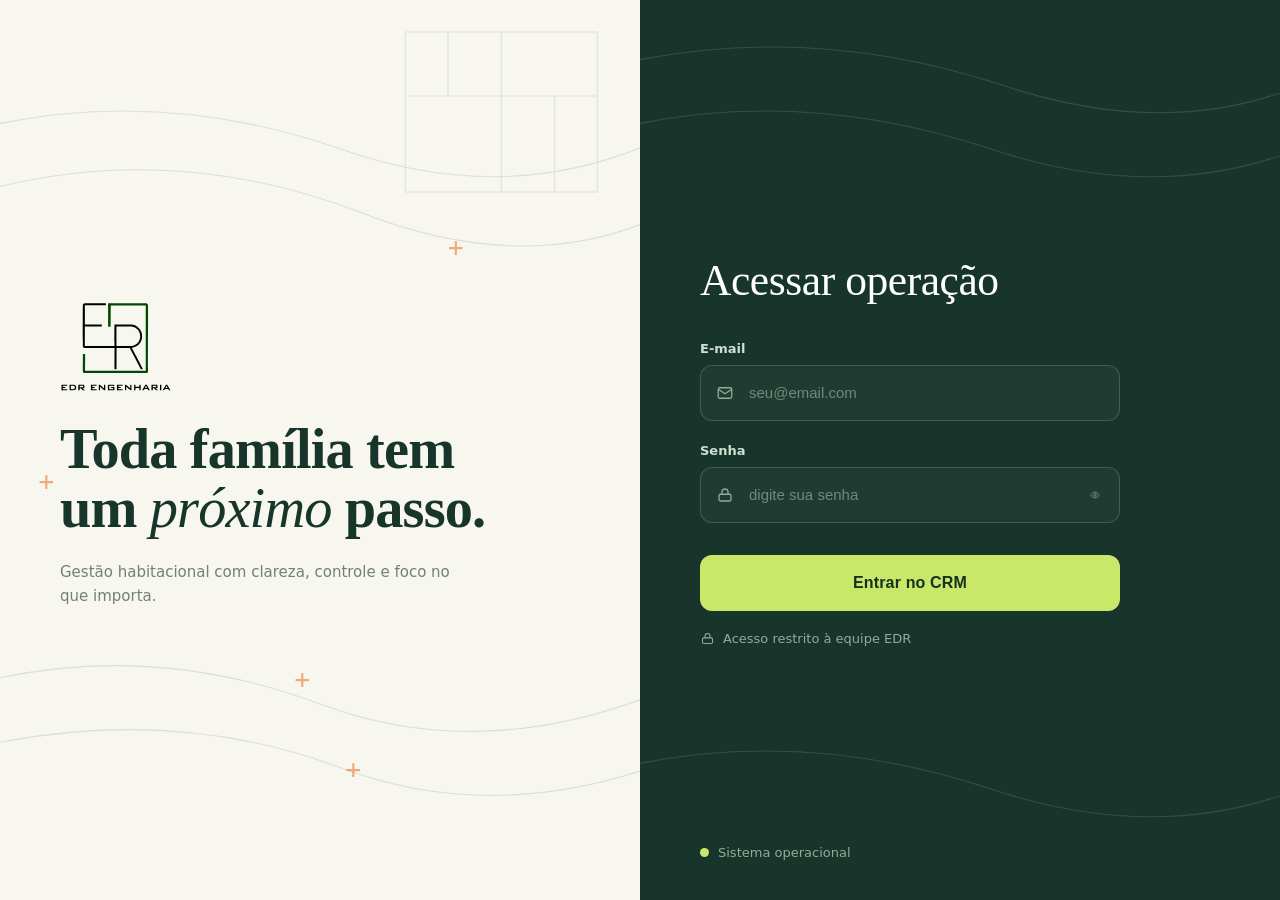
<file: familia.html>
<!DOCTYPE html>
<html lang="pt-BR">
<head>
  <meta charset="UTF-8">
  <meta name="viewport" content="width=device-width, initial-scale=1.0">
  <link rel="icon" type="image/svg+xml" href="favicon.svg">
  <meta http-equiv="Content-Security-Policy" content="default-src 'self'; script-src 'self' 'unsafe-inline'; style-src 'self' 'unsafe-inline' https://fonts.googleapis.com; font-src 'self' data: https://fonts.gstatic.com; img-src 'self' data: blob: https:; connect-src 'self' https://*.supabase.co wss://*.supabase.co https://*.googleapis.com; object-src 'none'; base-uri 'self'; form-action 'self'">
  <title>EDR CRM — Cadastro de Família</title>
  <link rel="stylesheet" href="css/tokens.css?cb=1785866845">
  <link rel="stylesheet" href="css/style.css?cb=1785866845">
  <link rel="preconnect" href="https://fonts.googleapis.com">
  <link rel="preconnect" href="https://fonts.gstatic.com" crossorigin>
  
  <script>document.documentElement.style.visibility = 'hidden'</script>
  <style>
    /* Pré-ficha WhatsApp (cadastro novo) — ver docs/redesign/10-PREFICHA-WHATSAPP.md */
    .pf-aviso{background:var(--amarelo-pale);border-left:3px solid var(--amarelo);padding:10px 12px;border-radius:0 6px 6px 0;font-size:.85rem;margin-bottom:12px}
    .pf-textarea{font-family:var(--font-mono);font-size:.82rem;line-height:1.55}
    .pf-saida{border:1px solid var(--cinza-light);border-radius:8px;padding:2px 14px 12px;margin-top:12px}
    .pf-saida:empty{display:none}
    .pf-barra{display:flex;align-items:center;gap:8px;margin:0 -14px 6px;padding:9px 14px;background:var(--verde-surface);border-bottom:1px solid var(--cinza-light);border-radius:8px 8px 0 0;font-size:.82rem}
    .pf-campo{border-bottom:1px solid var(--neutral-100);padding:9px 0}
    .pf-campo:last-child{border-bottom:none}
    .pf-rot{font-size:.7rem;text-transform:uppercase;letter-spacing:.05em;color:var(--cinza);font-weight:600;margin-bottom:2px}
    .pf-val{font-size:.92rem}
    .pf-forte{font-weight:600}
    .pf-nao{color:var(--cinza);font-style:italic;font-size:.85rem}
    .pf-mini{font-size:.75rem;color:var(--cinza);margin-top:4px;line-height:1.45}
    .pf-docrow{display:flex;align-items:center;justify-content:space-between;gap:10px;padding:5px 0;border-bottom:1px dashed var(--neutral-100)}
    .pf-docrow:last-of-type{border-bottom:none}
    .pf-docnome{font-size:.88rem}
    .pf-evid{font-family:var(--font-mono);font-size:.78rem;background:var(--neutral-100);border:1px solid var(--cinza-light);border-radius:6px;padding:7px 9px;white-space:pre-wrap;word-break:break-word}
    .pf-acoes{display:flex;gap:8px;flex-wrap:wrap;margin-top:10px}
  </style>
</head>
<body>
  <div class="app-shell">
    <nav class="sidebar">
      <div class="sidebar-logo"><span class="brand-logo"><img src="img/edr-simbolo.svg?cb=1785866845" alt="EDR" width="22" height="22"></span><div><div class="logo-title">EDR CRM</div><div class="logo-sub">Gestão MCMV</div></div></div>
      <div class="sidebar-nav">
        <a href="dashboard.html">📊 Dashboard</a>
        <a href="clientes.html">👥 Clientes</a>
        <a href="kanban.html">📋 Kanban</a>
        <a href="lotes.html">🏘️ Lotes</a>
        <a href="agenda.html">📅 Agenda</a>
      </div>
      <div class="sidebar-footer"><div id="sidebar-usuario"></div><div id="crm-versao-footer" class="crm-versao"></div></div>
    </nav>

    <div class="main">
      <div class="topbar">
        <span class="topbar-title" id="page-title">Nova família</span>
        <div class="flex gap-8">
          <a href="clientes.html" class="btn btn-secondary btn-sm">← Voltar</a>
        </div>
      </div>

      <div class="page-content">

        <!-- Pré-ficha: organizar conversa do WhatsApp (opcional — só cadastro novo) -->
        <div class="card form-secao" id="card-preficha">
          <div class="card-header" style="flex-wrap:wrap;gap:8px;">
            <h3 class="card-title">💬 Organizar conversa do WhatsApp</h3>
            <button type="button" class="btn btn-secondary btn-sm" id="pf-toggle">Colar conversa</button>
            <span class="text-sm text-muted" style="flex-basis:100%;">Opcional — cole a conversa e receba uma pré-ficha para conferência. Nada é salvo automaticamente.</span>
          </div>
          <div id="pf-corpo" class="hidden">
            <div class="pf-aviso"><strong>Pré-ficha para conferência.</strong> A leitura é feita por regra simples de texto (sem IA) e serve só para adiantar a digitação: tudo que aparecer é sugestão, com a evidência da conversa ao lado. Você confere, corrige e só então continua o cadastro.</div>
            <div class="form-group" style="margin:0;">
              <textarea id="pf-entrada" class="pf-textarea" rows="8" spellcheck="false" placeholder="Cole aqui a conversa do WhatsApp — ex.: [14:02] Elyda: Boa tarde…"></textarea>
            </div>
            <div class="pf-acoes">
              <button type="button" class="btn btn-primary btn-sm" id="pf-organizar">Organizar</button>
              <button type="button" class="btn btn-secondary btn-sm" id="pf-limpar">Limpar</button>
              <button type="button" class="btn btn-secondary btn-sm" id="pf-transferir" disabled>Transferir para o formulário</button>
            </div>
            <div class="pf-saida" id="pf-saida"></div>
          </div>
        </div>

        <form id="form-familia">

          <!-- Dados do titular -->
          <div class="card form-secao">
            <div class="card-header" style="flex-wrap:wrap;gap:8px;">
              <h3 class="card-title"><span class="form-secao-num">1</span> 👤 Dados do titular</h3>
              <button type="button" id="btn-ocr-foto" class="btn btn-secondary btn-sm" onclick="document.getElementById('ocr-file-input').click()" title="Tire foto do RG ou CPF e o sistema preenche os campos automaticamente">📷 Preencher por foto</button>
              <input type="file" id="ocr-file-input" accept="image/*" capture="environment" style="display:none;" onchange="processarFotoOCR(this.files[0])">
              <span class="text-sm text-muted" style="flex-basis:100%;">Identificação básica — tire foto do RG/CPF pra preencher rápido</span>
            </div>
            <div class="form-grid">
              <div class="form-group form-full">
                <label>Nome completo *</label>
                <input type="text" id="nome" required placeholder="Nome do responsável financeiro">
              </div>
              <div class="form-group">
                <label>CPF *</label>
                <input type="text" id="cpf" required placeholder="000.000.000-00" maxlength="14">
              </div>
              <div class="form-group">
                <label>Telefone (WhatsApp) *</label>
                <input type="text" id="telefone" required placeholder="(87) 99999-9999" maxlength="15">
              </div>
              <div class="form-group">
                <label>Data de nascimento</label>
                <input type="date" id="data_nascimento">
              </div>
            </div>
          </div>

          <!-- Renda e enquadramento -->
          <div class="card form-secao">
            <div class="card-header"><h3 class="card-title"><span class="form-secao-num">2</span> 💰 Renda e enquadramento MCMV</h3><span class="text-sm text-muted">Faixa calculada automaticamente</span></div>
            <div class="form-grid">
              <div class="form-group">
                <label>Tipo de renda</label>
                <select id="tipo_renda">
                  <option value="">Selecione</option>
                  <option value="formal">Formal (CLT)</option>
                  <option value="informal">Informal</option>
                  <option value="autonomo">Autônomo</option>
                  <option value="misto">Misto</option>
                </select>
              </div>
              <div class="form-group">
                <label>Renda total simulada (R$) <span class="text-muted text-sm">— soma automática</span></label>
                <input type="number" id="renda_simulada" min="0" step="0.01" placeholder="0,00" class="input-readonly" readonly title="Calculado automaticamente da composição familiar">
              </div>
              <div class="form-group">
                <label>Renda total confirmada (R$)</label>
                <input type="number" id="renda_confirmada" min="0" step="0.01" placeholder="Após análise bancária">
              </div>
              <div class="form-group">
                <label>Faixa MCMV</label>
                <select id="faixa_mcmv">
                  <option value="">Calcular automaticamente</option>
                  <option value="1">Faixa 1 (até R$ 3.200)</option>
                  <option value="2">Faixa 2 (até R$ 5.000)</option>
                  <option value="3">Faixa 3 (até R$ 9.600)</option>
                  <option value="4">Faixa 4 (até R$ 13.000)</option>
                </select>
              </div>
              <div class="form-group">
                <label>Tem FGTS?</label>
                <select id="fgts">
                  <option value="false">Não</option>
                  <option value="true">Sim</option>
                </select>
              </div>
              <div class="form-group" id="grupo-fgts-valor" style="display:none;">
                <label>Valor do FGTS (R$)</label>
                <input type="number" id="fgts_valor" min="0" step="0.01" placeholder="0,00">
              </div>
            </div>
          </div>

          <!-- Composição familiar -->
          <div class="card form-secao">
            <div class="card-header">
              <h3 class="card-title"><span class="form-secao-num">3</span> 👨‍👩‍👧 Composição familiar</h3>
              <button type="button" class="btn btn-secondary btn-sm" onclick="addMembro()">+ Membro</button>
            </div>
            <div id="membros-lista"></div>
            <div class="text-sm text-muted mt-8">
              Renda total composta: <strong id="renda-calculada">R$ 0,00</strong>
            </div>
          </div>

          <!-- Lote e status -->
          <div class="card form-secao">
            <div class="card-header"><h3 class="card-title"><span class="form-secao-num">4</span> 🏘️ Vínculo e status</h3><span class="text-sm text-muted">Lote MCMV e etapa do funil</span></div>
            <div class="form-grid">
              <div class="form-group">
                <label>Lote (MCMV)</label>
                <select id="lote_id">
                  <option value="">Sem lote vinculado</option>
                </select>
              </div>
              <div class="form-group">
                <label>Status na esteira</label>
                <select id="status_kanban">
                  <option value="triagem">Triagem</option>
                  <option value="documentacao">Documentação</option>
                  <option value="correspondente">Com Correspondente</option>
                  <option value="aprovado">Aprovado/Ajustes</option>
                  <option value="prefeitura">Prefeitura/Projetos</option>
                  <option value="assinatura">Assinatura</option>
                  <option value="concluido">Concluído</option>
                  <option value="perdido">Perdido</option>
                </select>
              </div>
              <div class="form-group">
                <label>Data do primeiro contato</label>
                <input type="date" id="data_contato">
              </div>
            </div>
          </div>

          <!-- Observações -->
          <div class="card form-secao form-secao-extra">
            <div class="card-header"><h3 class="card-title"><span class="form-secao-num">5</span> 📝 Observações</h3><span class="text-sm text-muted">Opcional — contexto da família</span></div>
            <div class="form-group" style="margin:0;">
              <textarea id="observacoes" rows="4" placeholder="Complexidade do caso, histórico relevante, informações adicionais..."></textarea>
            </div>
          </div>

          <div class="flex gap-8" style="justify-content:flex-end;">
            <a href="clientes.html" class="btn btn-secondary">Cancelar</a>
            <button type="submit" class="btn btn-primary" id="btn-salvar">Salvar família</button>
          </div>
        </form>
      </div>
    </div>
  </div>

  <div id="loading" class="hidden"><div class="spinner"></div></div>

  <script src="js/supabase.js?cb=1785866845"></script>
  <script src="js/auth.js?cb=1785866845"></script>
  <script src="js/utils.js?cb=1785866845"></script>
  <script src="js/preficha.js?cb=1785866845"></script>
  <script src="js/data/clientes.js?cb=1785866845"></script>
  <script>
    if (!authGuard()) throw new Error('not auth')
    document.documentElement.style.visibility = ''

    const u = getUsuario()
    document.getElementById('sidebar-usuario').textContent = u?.nome || u?.email || ''

    const urlParams = new URLSearchParams(window.location.search)
    const clienteId = urlParams.get('id')
    let _membrosCount = 0
    let _clienteAtual = null

    // Mostrar/ocultar campo FGTS valor
    document.getElementById('fgts').addEventListener('change', function() {
      document.getElementById('grupo-fgts-valor').style.display = this.value === 'true' ? 'block' : 'none'
    })

    // ── OCR — Preencher por foto do RG/CPF ──────────────────────
    // OCR.space free tier limita 1MB por arquivo — comprime progressivo até caber em ~700KB base64
    async function _comprimirImagem(file) {
      const maxBase64 = 700 * 1024
      const tentativas = [
        { maxLado: 1800, quality: 0.80 },
        { maxLado: 1500, quality: 0.72 },
        { maxLado: 1200, quality: 0.65 },
        { maxLado: 1000, quality: 0.55 }
      ]
      const img = await new Promise((resolve, reject) => {
        const i = new Image()
        i.onload = () => resolve(i)
        i.onerror = reject
        i.src = URL.createObjectURL(file)
      })
      for (const { maxLado, quality } of tentativas) {
        let { width, height } = img
        if (width > maxLado || height > maxLado) {
          if (width > height) { height = Math.round(height * (maxLado / width)); width = maxLado }
          else { width = Math.round(width * (maxLado / height)); height = maxLado }
        }
        const canvas = document.createElement('canvas')
        canvas.width = width; canvas.height = height
        canvas.getContext('2d').drawImage(img, 0, 0, width, height)
        const base64 = await new Promise((resolve, reject) => {
          canvas.toBlob(blob => {
            const reader = new FileReader()
            reader.onload = () => resolve(reader.result.split(',')[1])
            reader.onerror = reject
            reader.readAsDataURL(blob)
          }, 'image/jpeg', quality)
        })
        if (base64.length <= maxBase64) return base64
      }
      throw new Error('Imagem muito grande mesmo após compressão. Tire foto mais distante ou recorte.')
    }

    async function processarFotoOCR(file) {
      if (!file) return
      const btn = document.getElementById('btn-ocr-foto')
      const textoOriginal = btn.textContent
      btn.disabled = true
      btn.textContent = '⏳ Lendo documento...'
      try {
        const base64 = await _comprimirImagem(file)
        const r = await sbInvoke('ocr-doc', { image_base64: base64 })
        if (!r.ok) {
          toast(r.message || 'Não consegui ler. Tente foto mais nítida.', 'error')
          return
        }
        const preenchidos = []
        if (r.nome && !document.getElementById('nome').value) {
          document.getElementById('nome').value = r.nome
          preenchidos.push('Nome')
        }
        if (r.cpf && !document.getElementById('cpf').value) {
          document.getElementById('cpf').value = r.cpf
          preenchidos.push('CPF')
        }
        if (r.data_nascimento && !document.getElementById('data_nascimento').value) {
          document.getElementById('data_nascimento').value = r.data_nascimento
          preenchidos.push('Nascimento')
        }
        if (preenchidos.length === 0) {
          toast('Documento lido, mas campos já estavam preenchidos ou não detectados', 'info')
        } else {
          toast(`✓ Preenchido: ${preenchidos.join(', ')}. Confira antes de salvar`, 'success')
        }
      } catch (err) {
        toast('Erro OCR: ' + traduzirErro(err), 'error')
      } finally {
        btn.disabled = false
        btn.textContent = textoOriginal
        document.getElementById('ocr-file-input').value = ''  // permite re-selecionar mesma foto
      }
    }

    // Faixa MCMV é recalculada dentro de calcularRendaTotal() quando composição muda

    // Adicionar membro
    function addMembro(nome='', parentesco='', renda='') {
      _membrosCount++
      const id = 'membro-' + _membrosCount
      const div = document.createElement('div')
      div.className = 'familia-membro'
      div.id = id
      div.innerHTML = `
        <div class="form-group" style="margin:0;">
          <input type="text" placeholder="Nome" value="${nome}" class="membro-nome">
        </div>
        <div class="form-group" style="margin:0;">
          <select class="membro-parentesco">
            <option value="">Parentesco</option>
            <option value="Titular" ${parentesco==='Titular'?'selected':''}>Titular</option>
            <option value="Cônjuge" ${parentesco==='Cônjuge'?'selected':''}>Cônjuge</option>
            <option value="Filho(a)" ${parentesco==='Filho(a)'?'selected':''}>Filho(a)</option>
            <option value="Pai/Mãe" ${parentesco==='Pai/Mãe'?'selected':''}>Pai/Mãe</option>
            <option value="Irmão/Irmã" ${parentesco==='Irmão/Irmã'?'selected':''}>Irmão/Irmã</option>
            <option value="Outro" ${parentesco==='Outro'?'selected':''}>Outro</option>
          </select>
        </div>
        <div class="form-group" style="margin:0;">
          <input type="number" placeholder="Renda (R$)" value="${renda}" class="membro-renda" min="0" step="0.01" oninput="calcularRendaTotal()">
        </div>
        ${parentesco === 'Titular'
          ? '<span class="btn btn-secondary btn-icon" title="Titular não pode ser removido" style="opacity:.4;cursor:not-allowed;">🔒</span>'
          : `<button type="button" onclick="removeMembro('${id}')" class="btn btn-danger btn-icon" title="Remover">✕</button>`}
      `
      if (parentesco === 'Titular') div.dataset.titular = '1'
      document.getElementById('membros-lista').appendChild(div)
      calcularRendaTotal()
    }

    function removeMembro(id) {
      const div = document.getElementById(id)
      if (div?.dataset.titular === '1') {
        toast('Titular não pode ser removido', 'error')
        return
      }
      div?.remove()
      calcularRendaTotal()
    }

    function calcularRendaTotal() {
      const rendas = [...document.querySelectorAll('.membro-renda')].map(i => parseFloat(i.value) || 0)
      const total = rendas.reduce((a,b) => a+b, 0)
      document.getElementById('renda-calculada').textContent = fmtMoeda(total)
      // Auto-preenche renda simulada (campo readonly)
      document.getElementById('renda_simulada').value = total > 0 ? total.toFixed(2) : ''
      recalcularFaixaPelaRenda()
    }

    // Recalcula faixa MCMV usando a maior entre renda confirmada e simulada
    // (renda confirmada é fonte autoritativa quando preenchida)
    function recalcularFaixaPelaRenda() {
      const conf = parseFloat(document.getElementById('renda_confirmada').value) || 0
      const sim = parseFloat(document.getElementById('renda_simulada').value) || 0
      const rendaUsada = conf > 0 ? conf : sim
      const faixaSelect = document.getElementById('faixa_mcmv')
      const faixaCalc = calcFaixaMcmv(rendaUsada)
      const novaFaixa = faixaCalc ? String(faixaCalc) : ''
      if (faixaSelect.value !== novaFaixa) {
        faixaSelect.value = novaFaixa
        // Feedback visual: highlight verde por 1s pra sinalizar que mudou
        faixaSelect.style.transition = 'background-color .15s'
        faixaSelect.style.backgroundColor = 'var(--verde-pale)'
        setTimeout(() => { faixaSelect.style.backgroundColor = '' }, 900)
      }
    }

    function getMembros() {
      return [...document.querySelectorAll('.familia-membro')].map(div => ({
        nome: div.querySelector('.membro-nome').value.trim(),
        parentesco: div.querySelector('.membro-parentesco').value,
        renda: parseFloat(div.querySelector('.membro-renda').value) || 0
      })).filter(m => m.nome)
    }

    // Carregar lotes disponíveis
    async function carregarLotes(loteAtual = null) {
      try {
        const lotes = await sbGet('crm_lotes', '?order=numero.asc&select=id,numero,quadra,status')
        // Verificar quais estão ocupados
        const clientesComLote = await sbGet('crm_clientes',
          '?deleted_at=is.null&lote_id=not.is.null&select=lote_id,id')
        const lotesOcupados = new Set(
          clientesComLote
            .filter(c => c.id !== clienteId) // excluir o próprio cliente em edição
            .map(c => c.lote_id)
        )

        const sel = document.getElementById('lote_id')
        const current = sel.value
        lotes.forEach(l => {
          const opt = document.createElement('option')
          opt.value = l.id
          const ocupado = lotesOcupados.has(l.id)
          const bloqueado = l.status === 'bloqueado'
          opt.textContent = `Lote ${l.numero} (Quadra ${l.quadra || '?'})${ocupado ? ' — Reservado' : ''}${bloqueado ? ' — Bloqueado' : ''}`
          opt.disabled = (ocupado || bloqueado) && l.id !== loteAtual
          if (l.id === loteAtual) opt.selected = true
          sel.appendChild(opt)
        })
      } catch (err) {
        console.error('Erro lotes:', err)
      }
    }

    // Carregar cliente para edição
    async function carregarCliente(id) {
      showLoading()
      try {
        const rows = await sbGet('crm_clientes', `?id=eq.${id}&select=*`)
        const c = rows[0]
        if (!c) { toast('Cliente não encontrado', 'error'); return }
        _clienteAtual = c

        document.getElementById('page-title').textContent = 'Editar família — ' + c.nome
        document.getElementById('nome').value = c.nome || ''
        document.getElementById('cpf').value = fmtCpf(c.cpf) || ''
        document.getElementById('telefone').value = fmtTel(c.telefone) || ''
        document.getElementById('data_nascimento').value = c.data_nascimento || ''
        document.getElementById('tipo_renda').value = c.tipo_renda || ''
        document.getElementById('renda_simulada').value = c.renda_total_simulada || ''
        document.getElementById('renda_confirmada').value = c.renda_total_confirmada || ''
        document.getElementById('faixa_mcmv').value = c.faixa_mcmv || ''
        document.getElementById('fgts').value = c.fgts ? 'true' : 'false'
        if (c.fgts) {
          document.getElementById('grupo-fgts-valor').style.display = 'block'
          document.getElementById('fgts_valor').value = c.fgts_valor || ''
        }
        document.getElementById('status_kanban').value = c.status_kanban || 'triagem'
        document.getElementById('data_contato').value = c.data_primeiro_contato || ''
        document.getElementById('observacoes').value = c.observacoes || ''

        // Carregar lotes com lote atual selecionado
        await carregarLotes(c.lote_id)
        if (c.lote_id) document.getElementById('lote_id').value = c.lote_id

        // Carregar membros
        const membros = await sbGet('crm_composicao_familiar', `?cliente_id=eq.${id}&order=created_at.asc`)
        membros.forEach(m => addMembro(m.nome, m.parentesco, m.renda))

      } catch (err) {
        toast('Erro ao carregar: ' + traduzirErro(err), 'error')
      }
      hideLoading()
    }

    // Salvar
    document.getElementById('form-familia').addEventListener('submit', async function(e) {
      e.preventDefault()
      showLoading()
      const btn = document.getElementById('btn-salvar')
      btn.disabled = true

      const cpfLimpo = document.getElementById('cpf').value.replace(/\D/g,'')
      const telLimpo = document.getElementById('telefone').value.replace(/\D/g,'')
      const loteId = document.getElementById('lote_id').value || null

      const dados = {
        nome: document.getElementById('nome').value.trim(),
        cpf: cpfLimpo,
        telefone: telLimpo,
        tipo_renda: document.getElementById('tipo_renda').value || null,
        renda_total_simulada: parseFloat(document.getElementById('renda_simulada').value) || null,
        renda_total_confirmada: parseFloat(document.getElementById('renda_confirmada').value) || null,
        faixa_mcmv: parseInt(document.getElementById('faixa_mcmv').value) || null,
        fgts: document.getElementById('fgts').value === 'true',
        fgts_valor: parseFloat(document.getElementById('fgts_valor').value) || null,
        status_kanban: document.getElementById('status_kanban').value,
        lote_id: loteId,
        data_nascimento: document.getElementById('data_nascimento').value || null,
        data_primeiro_contato: document.getElementById('data_contato').value || null,
        observacoes: document.getElementById('observacoes').value.trim() || null
      }

      try {
        let cId = clienteId

        if (cId) {
          // Atualização — patch + histórico via data layer
          await atualizarCliente(cId, dados)
        } else {
          // Cadastro novo — checar duplicata de CPF ANTES de tentar inserir
          const existentes = await sbGet('crm_clientes', `?deleted_at=is.null&cpf=eq.${cpfLimpo}&select=id,nome`)
          if (existentes.length) {
            const exist = existentes[0]
            const irParaFicha = confirm(`CPF já cadastrado para "${exist.nome}".\n\nDeseja abrir a ficha dessa família?`)
            btn.disabled = false
            hideLoading()
            if (irParaFicha) window.location.replace(`ficha.html?id=${exist.id}`)
            return
          }
          // CPF livre — cria família + 10 docs MCMV padrão + pasta Drive (1 chamada)
          cId = await criarFamiliaComChecklist(dados)
        }

        // Salvar composição familiar via RPC atômico (DELETE+INSERT em transação)
        // Evita corrupção se rede cair no meio
        if (cId) {
          let membros = getMembros()
          // Fallback: cliente novo SEM membros válidos → cria titular automático
          if (!membros.length && dados.nome) {
            membros = [{
              nome: dados.nome,
              parentesco: 'Titular',
              renda: parseFloat(document.getElementById('renda_simulada').value) || 0
            }]
          }
          await sbRpc('crm_substituir_composicao', { p_cliente_id: cId, p_membros: membros })
        }

        toast(clienteId ? 'Família atualizada!' : 'Família cadastrada!', 'success')
        setTimeout(() => window.location.replace(`ficha.html?id=${cId}`), 800)

      } catch (err) {
        toast('Erro ao salvar: ' + traduzirErro(err), 'error')
        btn.disabled = false
        hideLoading()
      }
    })

    // ── Pré-ficha WhatsApp (opcional — só cadastro novo) ─────────────────
    // Transfere APENAS para campos do formulário; nada é salvo sem "Salvar família".
    // Segue o precedente do OCR: preenche só campo vazio + toast "Confira antes de salvar".
    let _pfResultado = null
    let _pfStatusManual = false    // operadora mexeu no select — decisão humana vence
    let _pfStatusAplicado = false  // pré-ficha já preencheu a etapa uma vez — não reaplica
    if (clienteId) {
      document.getElementById('card-preficha').classList.add('hidden')
    } else {
      // Qualquer mudança feita pela operadora no select marca decisão manual
      // ('change' só dispara em interação humana; .value programático não passa aqui)
      document.getElementById('status_kanban').addEventListener('change', () => { _pfStatusManual = true })
      document.getElementById('pf-toggle').addEventListener('click', () => {
        const corpo = document.getElementById('pf-corpo')
        corpo.classList.toggle('hidden')
        if (!corpo.classList.contains('hidden')) document.getElementById('pf-entrada').focus()
      })
      document.getElementById('pf-organizar').addEventListener('click', () => {
        _pfResultado = prefichaOrganizar(document.getElementById('pf-entrada').value)
        prefichaRenderizar(_pfResultado, document.getElementById('pf-saida'))
        document.getElementById('pf-transferir').disabled = !_pfResultado
        if (!_pfResultado) toast('Cole uma conversa primeiro', 'info')
      })
      document.getElementById('pf-limpar').addEventListener('click', () => {
        document.getElementById('pf-entrada').value = ''
        document.getElementById('pf-saida').replaceChildren()
        _pfResultado = null
        document.getElementById('pf-transferir').disabled = true
        document.getElementById('pf-entrada').focus()
      })
      document.getElementById('pf-transferir').addEventListener('click', () => {
        const r = _pfResultado
        if (!r) return
        const $nome = document.getElementById('nome')
        const $tel = document.getElementById('telefone')
        const $status = document.getElementById('status_kanban')
        const $obs = document.getElementById('observacoes')
        // Decisão do que preencher fica em prefichaTransferencia (js/preficha.js, testada):
        // humana vence — status só entra se a operadora nunca mexeu e a pré-ficha nunca aplicou
        const { set, feitos, statusAplicadoPelaPreficha } = prefichaTransferencia(r, {
          nome: $nome.value, telefone: $tel.value, status: $status.value, observacoes: $obs.value
        }, { statusManual: _pfStatusManual, statusAplicadoPelaPreficha: _pfStatusAplicado })
        if (set.nome != null) {
          $nome.value = set.nome
          $nome.dispatchEvent(new Event('input'))  // espelha titular na composição
        }
        if (set.telefone != null) $tel.value = fmtTel(set.telefone)
        if (set.status != null) $status.value = set.status
        if (set.observacoes != null) {
          $obs.value = set.observacoes
          // Autoexpande até 320px pra conferir o resumo sem rolagem escondida
          // (acima disso mantém scroll interno; resize manual continua livre)
          $obs.style.height = 'auto'
          $obs.style.height = Math.min($obs.scrollHeight + 4, 320) + 'px'
        }
        _pfStatusAplicado = statusAplicadoPelaPreficha
        if (feitos.length) toast('✓ Transferido: ' + feitos.join(', ') + '. Confira antes de salvar', 'success')
        else toast('Nada novo pra transferir — campos já preenchidos', 'info')
      })
    }

    // Inicializar
    maskCpf(document.getElementById('cpf'))
    maskTel(document.getElementById('telefone'))
    document.getElementById('data_contato').value = new Date().toISOString().split('T')[0]

    // Recalcula faixa quando renda confirmada mudar (a simulada já dispara via membros)
    document.getElementById('renda_confirmada').addEventListener('input', recalcularFaixaPelaRenda)

    if (clienteId) {
      carregarCliente(clienteId)
    } else {
      carregarLotes()
      // Família nova: já adiciona linha pro titular (auto-vincula renda quando atendente preencher nome)
      addMembro('', 'Titular', '')
      // Quando o atendente digitar o nome do titular no campo principal, espelha pra primeira linha de membro
      document.getElementById('nome').addEventListener('input', function() {
        const primeiroMembro = document.querySelector('.familia-membro .membro-nome')
        if (primeiroMembro && !primeiroMembro.dataset.editadoManual) {
          primeiroMembro.value = this.value
        }
      })
    }
  </script>
  <script src="js/sw-register.js?cb=1785866845"></script>
</body>
</html>
</file>
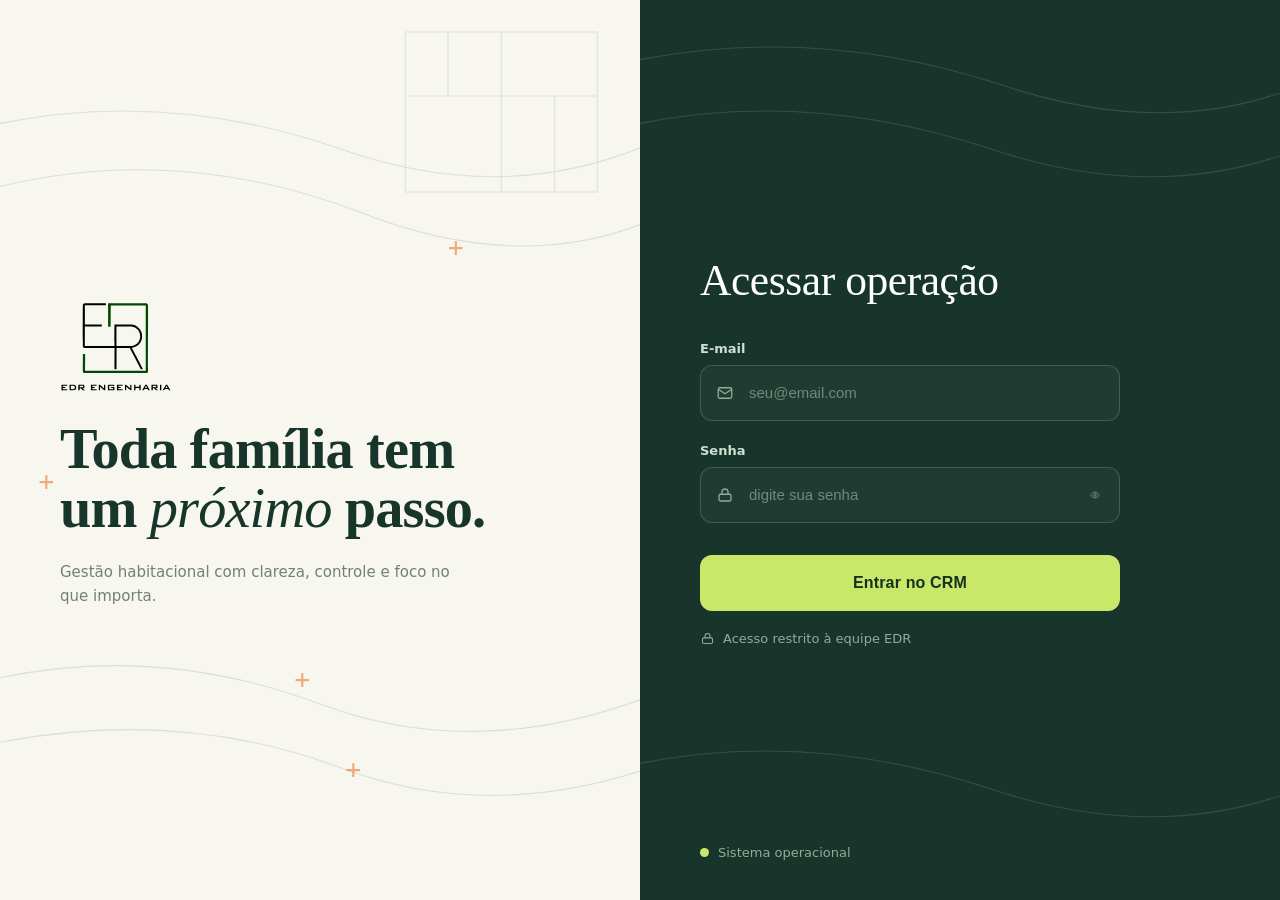
<file: ficha.html>
<!DOCTYPE html>
<html lang="pt-BR">
<head>
  <meta charset="UTF-8">
  <meta name="viewport" content="width=device-width, initial-scale=1.0">
  <link rel="icon" type="image/svg+xml" href="favicon.svg">
  <meta http-equiv="Content-Security-Policy" content="default-src 'self'; script-src 'self' 'unsafe-inline'; style-src 'self' 'unsafe-inline' https://fonts.googleapis.com; font-src 'self' data: https://fonts.gstatic.com; img-src 'self' data: blob: https:; connect-src 'self' https://*.supabase.co wss://*.supabase.co https://*.googleapis.com; object-src 'none'; base-uri 'self'; form-action 'self'">
  <title>EDR CRM — Ficha da Família</title>
  <link rel="stylesheet" href="css/ficha.css?cb=1785866845">
  <link href="https://fonts.googleapis.com/css2?family=Fraunces:opsz,wght@9..144,500;9..144,600&family=Plus+Jakarta+Sans:wght@400;500;600;700;800&family=DM+Mono:wght@400;500&display=swap" rel="stylesheet">
  <link rel="preconnect" href="https://fonts.googleapis.com">
  <link rel="preconnect" href="https://fonts.gstatic.com" crossorigin>
  
  <script>document.documentElement.style.visibility = 'hidden'</script>
</head>
<body>
  <div class="app-shell">
    <nav class="sidebar">
      <div class="sidebar-logo"><span class="brand-logo"><img src="img/edr-simbolo.svg?cb=1785866845" alt="EDR" width="22" height="22"></span><div><div class="logo-title">EDR CRM</div><div class="logo-sub">Gestão MCMV</div></div></div>
      <div class="sidebar-nav">
        <a href="dashboard.html">Dashboard</a>
        <a href="clientes.html">Clientes</a>
        <a href="kanban.html">Kanban</a>
        <a href="lotes.html">Lotes</a>
        <a href="agenda.html">Agenda</a>
      </div>
      <div class="sidebar-footer"><div id="sidebar-usuario"></div><div id="crm-versao-footer" class="crm-versao"></div></div>
    </nav>

    <div class="main">
      <div class="topbar">
        <div class="flex-center gap-8">
          <a href="clientes.html" class="btn btn-secondary btn-sm">← Clientes</a>
          <span class="topbar-title" id="page-title">—</span>
          <span id="status-badge"></span>
        </div>
        <div class="flex gap-8">
          <a href="#" id="btn-drive" class="btn btn-secondary btn-sm hidden" target="_blank" title="Pasta de documentos no Google Drive">📂 Drive</a>
          <a href="#" id="btn-wpp-cobrar" class="btn btn-whatsapp btn-sm" target="_blank">📱 WhatsApp</a>
          <button onclick="gerarMensagem()" id="btn-gerar-wpp" class="btn btn-ai btn-sm">🤖 Gerar mensagem</button>
          <a href="#" id="btn-editar" class="btn btn-outline btn-sm">Editar</a>
          <button type="button" id="btn-lgpd-delete" class="btn btn-danger btn-sm hidden" onclick="apagarFamiliaLGPD()" title="LGPD — Direito ao esquecimento (admin only)">🗑️ Apagar permanente</button>
        </div>
      </div>

      <div class="page-content">
        <!-- Banner de status terminal (FUNC03 — perdido/concluido) -->
        <div id="banner-terminal" class="banner-terminal hidden"></div>

        <!-- Triagem MCMV (Agente 1) -->
        <div id="triagem-card" class="triagem-card hidden">
          <div class="triagem-header">
            <div class="triagem-titulo">
              <span class="triagem-icone">🎯</span>
              <span>Triagem MCMV</span>
            </div>
            <div id="triagem-status" class="triagem-status"></div>
          </div>
          <div class="triagem-body">
            <div class="triagem-resumo" id="triagem-resumo"></div>
            <div class="triagem-checks" id="triagem-checks"></div>
            <div class="triagem-acoes hidden" id="triagem-acoes-wrap">
              <div class="triagem-acoes-titulo">Próximas ações sugeridas:</div>
              <ul id="triagem-acoes"></ul>
            </div>
          </div>
        </div>

        <!-- Auditoria de Documentos (Agente 2) -->
        <div id="auditoria-card" class="auditoria-card hidden">
          <div class="auditoria-header">
            <div class="auditoria-titulo">
              <span class="auditoria-icone">🗂️</span>
              <span>Auditoria de documentos</span>
            </div>
            <div class="auditoria-completude">
              <div class="auditoria-progresso"><div id="auditoria-barra"></div></div>
              <span id="auditoria-percent">0%</span>
              <span class="auditoria-frac text-sm text-muted" id="auditoria-frac"></span>
            </div>
          </div>
          <div class="auditoria-body">
            <div id="auditoria-checks"></div>
            <div id="auditoria-na-wrap" class="auditoria-na hidden">
              <div class="auditoria-na-titulo">
                🚫 <span id="auditoria-na-contagem">0</span> doc(s) sugeridos como N/A para este perfil
                <button onclick="aplicarNaAutomaticos()" id="btn-aplicar-na" class="btn btn-secondary btn-sm">Aplicar N/A automaticamente</button>
              </div>
              <div id="auditoria-na-lista" class="auditoria-na-lista"></div>
              <div id="auditoria-na-confirm" class="hidden"></div>
            </div>
            <div class="auditoria-acoes hidden" id="auditoria-acoes-wrap">
              <button onclick="cobrarPendentesWpp()" class="btn btn-whatsapp btn-sm">📱 Cobrar pendentes</button>
            </div>
          </div>
        </div>

        <!-- Resumo -->
        <div class="card">
          <div class="card-header">
            <h3 class="card-title">Resumo da família</h3>
            <div id="impedimento-alerta"></div>
          </div>
          <div id="resumo-grid" class="form-grid" style="gap:8px 16px;"></div>
        </div>

        <!-- Status kanban (alterar inline) -->
        <div class="card">
          <div class="card-header">
            <h3 class="card-title">Status na esteira</h3>
          </div>
          <div class="flex-center gap-8">
            <select id="status-select" class="form-group" style="margin:0;width:auto;padding:8px 12px;border:1.5px solid #e5e7eb;border-radius:8px;">
              <option value="triagem">Triagem</option>
              <option value="documentacao">Documentação</option>
              <option value="correspondente">Com Correspondente</option>
              <option value="aprovado">Aprovado/Ajustes</option>
              <option value="prefeitura">Prefeitura/Projetos</option>
              <option value="assinatura">Assinatura</option>
              <option value="concluido">Concluído</option>
              <option value="perdido">Perdido</option>
            </select>
            <button onclick="salvarStatus()" class="btn btn-primary btn-sm">Salvar status</button>
          </div>
        </div>

        <!-- Próxima ação -->
        <div class="card">
          <div class="card-header">
            <h3 class="card-title">Próxima ação</h3>
            <button onclick="toggleFormTarefa()" class="btn btn-secondary btn-sm">+ Adicionar</button>
          </div>
          <div id="form-tarefa" class="hidden" style="margin-bottom:12px;">
            <div class="form-grid">
              <div class="form-group">
                <label>Descrição *</label>
                <input type="text" id="tarefa-desc" placeholder="O que precisa ser feito?">
              </div>
              <div class="form-group">
                <label>Prazo *</label>
                <input type="date" id="tarefa-prazo">
              </div>
            </div>
            <button onclick="salvarTarefa()" class="btn btn-primary btn-sm">Salvar tarefa</button>
          </div>
          <div id="lista-tarefas" class="hist-list"></div>
        </div>

        <div class="docs-responsivo">

          <!-- Documentos -->
          <div class="card">
            <div class="card-header">
              <h3 class="card-title">Documentos MCMV</h3>
              <button onclick="toggleFormDocAvulso()" class="btn btn-secondary btn-sm">+ Documento</button>
            </div>
            <div id="form-doc-avulso" class="hidden" style="margin-bottom:12px;padding:12px;background:#f9fafb;border-radius:8px;">
              <div class="form-grid">
                <div class="form-group form-full">
                  <label>Descrição do documento *</label>
                  <input type="text" id="doc-avulso-descricao" maxlength="120" placeholder="ex: RG do filho João, Extrato bancário cônjuge, Declaração testemunha...">
                </div>
                <div class="form-group">
                  <label>Status inicial</label>
                  <select id="doc-avulso-status">
                    <option value="pendente">Pendente</option>
                    <option value="entregue">Entregue</option>
                  </select>
                </div>
                <div class="form-group">
                  <label>Vencimento (opcional)</label>
                  <input type="date" id="doc-avulso-vencimento">
                </div>
              </div>
              <div class="flex gap-8" style="margin-top:8px;">
                <button onclick="salvarDocAvulso()" class="btn btn-primary btn-sm">Salvar documento</button>
                <button onclick="toggleFormDocAvulso()" class="btn btn-secondary btn-sm">Cancelar</button>
              </div>
            </div>
            <div id="lista-docs" class="doc-list"></div>
          </div>

          <!-- Impedimentos -->
          <div class="card">
            <div class="card-header">
              <h3 class="card-title">Impedimentos</h3>
              <button onclick="toggleFormImpedimento()" class="btn btn-secondary btn-sm">+ Adicionar</button>
            </div>
            <div id="form-impedimento" class="hidden" style="margin-bottom:12px;">
              <div class="form-group">
                <label>Tipo</label>
                <select id="imp-tipo">
                  <option value="score_baixo">Score baixo</option>
                  <option value="nome_sujo">Nome sujo (Serasa/SPC)</option>
                  <option value="cadmut">CADMUT</option>
                  <option value="fgts_bloqueado">FGTS bloqueado</option>
                  <option value="renda_insuficiente">Renda insuficiente</option>
                  <option value="outro">Outro</option>
                </select>
              </div>
              <div class="form-group">
                <label>Descrição (opcional)</label>
                <input type="text" id="imp-desc" placeholder="Detalhes...">
              </div>
              <button onclick="salvarImpedimento()" class="btn btn-danger btn-sm">Registrar impedimento</button>
            </div>
            <div id="lista-impedimentos" class="imp-list"></div>
          </div>
        </div>

        <!-- Histórico -->
        <div class="card">
          <div class="card-header">
            <h3 class="card-title">Histórico</h3>
          </div>
          <div id="lista-historico" class="hist-list"></div>
        </div>
      </div>
    </div>
  </div>

  <!-- Modal IA -->
  <div id="modal-ai" class="hidden" style="position:fixed;inset:0;background:rgba(0,0,0,.45);z-index:200;display:flex;align-items:center;justify-content:center;">
    <div style="background:#fff;border-radius:12px;padding:24px;width:min(520px,94vw);box-shadow:0 8px 32px rgba(0,0,0,.18);">
      <div style="display:flex;align-items:center;justify-content:space-between;margin-bottom:16px;">
        <h3 style="margin:0;font-size:1rem;font-weight:700;">🤖 Mensagem gerada por IA</h3>
        <button onclick="document.getElementById('modal-ai').classList.add('hidden')" style="background:none;border:none;cursor:pointer;font-size:1.2rem;color:#6b7280;">✕</button>
      </div>
      <textarea id="ai-mensagem" rows="8" style="width:100%;border:1.5px solid #e5e7eb;border-radius:8px;padding:12px;font-size:.9rem;resize:vertical;font-family:inherit;box-sizing:border-box;"></textarea>
      <div style="display:flex;gap:8px;margin-top:12px;justify-content:flex-end;">
        <button onclick="copiarMensagemAI()" class="btn btn-secondary btn-sm">📋 Copiar</button>
        <a id="btn-enviar-ai-wpp" href="#" target="_blank" class="btn btn-whatsapp btn-sm">📱 Abrir WhatsApp</a>
      </div>
      <p style="font-size:.78rem;color:#9ca3af;margin:8px 0 0;">Revise antes de enviar. IA pode cometer erros.</p>
    </div>
  </div>

  <!-- Modal vincular/trocar/desvincular lote -->
  <div id="modal-lote" class="modal-overlay hidden" onclick="if(event.target===this)fecharModalLote()">
    <div class="modal" style="max-width:480px;">
      <div class="modal-header">
        <h3 id="modal-lote-titulo" style="margin:0;font-size:1.05rem;font-weight:700;">Vincular lote</h3>
        <button class="modal-close" onclick="fecharModalLote()" type="button">✕</button>
      </div>
      <div class="modal-body">
        <div class="form-group" style="margin-bottom:8px;">
          <label for="modal-lote-select">Lote do projeto</label>
          <select id="modal-lote-select" style="width:100%;padding:10px 12px;border:1.5px solid #e5e7eb;border-radius:8px;font-size:.92rem;">
            <option value="">Carregando lotes...</option>
          </select>
        </div>
        <p class="text-sm text-muted" style="margin:6px 0 0;">Lotes reservados por outras famílias ou bloqueados aparecem desabilitados.</p>
      </div>
      <div class="modal-footer">
        <button id="modal-lote-desvincular" type="button" class="btn btn-danger btn-sm hidden" onclick="desvincularLote()" style="margin-right:auto;">Desvincular lote atual</button>
        <button type="button" class="btn btn-secondary btn-sm" onclick="fecharModalLote()">Cancelar</button>
        <button type="button" class="btn btn-primary btn-sm" onclick="confirmarLote()">Salvar</button>
      </div>
    </div>
  </div>

  <div id="loading" class="hidden"><div class="spinner"></div></div>

  <script src="js/supabase.js?cb=1785866845"></script>
  <script src="js/auth.js?cb=1785866845"></script>
  <script src="js/utils.js?cb=1785866845"></script>
  <script src="js/data/clientes.js?cb=1785866845"></script>
  <script src="js/data/documentos.js?cb=1785866845"></script>
  <script>
    if (!authGuard()) throw new Error('not auth')
    document.documentElement.style.visibility = ''

    const u = getUsuario()
    document.getElementById('sidebar-usuario').textContent = u?.nome || u?.email || ''

    const params = new URLSearchParams(window.location.search)
    const clienteId = params.get('id')
    if (!clienteId) window.location.replace('clientes.html')

    let _cliente = null
    let _docs = [], _imps = [], _membros = []
    let _auditoria = null

    async function carregar() {
      showLoading()
      try {
        const [rows, docs, imps, tarefas, hist, composicao] = await Promise.all([
          sbGet('crm_clientes', `?id=eq.${clienteId}&select=*,crm_lotes(numero,quadra)`),
          sbGet('crm_documentos', `?cliente_id=eq.${clienteId}&order=created_at.asc`),
          sbGet('crm_impedimentos', `?cliente_id=eq.${clienteId}&order=created_at.desc`),
          sbGet('crm_tarefas', `?cliente_id=eq.${clienteId}&order=prazo.asc`),
          sbGet('crm_historico', `?cliente_id=eq.${clienteId}&order=created_at.desc&limit=200`),
          sbGet('crm_composicao_familiar', `?cliente_id=eq.${clienteId}&order=created_at.asc`)
        ])

        _cliente = rows[0]
        if (!_cliente) { window.location.replace('clientes.html'); return }

        _docs = docs
        _imps = imps
        _membros = composicao
        renderTriagem(_cliente, docs, imps, hist)
        renderAuditoria(_cliente, docs, composicao)
        renderResumo(_cliente, composicao)
        renderDocs(docs)
        renderImpedimentos(imps)
        renderTarefas(tarefas)
        renderHistorico(hist)
        await criarTarefasVencimento(docs, tarefas)

        document.getElementById('page-title').textContent = _cliente.nome
        document.getElementById('status-select').value = _cliente.status_kanban
        document.getElementById('status-badge').innerHTML =
          `<span class="badge status-${_cliente.status_kanban}">${KANBAN_LABEL[_cliente.status_kanban]}</span>`

        // Banner de status terminal (FUNC03)
        renderBannerTerminal(_cliente)

        // Botão LGPD apagar permanente — só pra admin (FUNC05)
        const usrAtual = getUsuario()
        if (usrAtual?.role === 'admin') {
          document.getElementById('btn-lgpd-delete').classList.remove('hidden')
        }

        document.getElementById('btn-editar').href = `familia.html?id=${clienteId}`

        // Botão Drive — só aparece se a pasta já foi criada
        const btnDrive = document.getElementById('btn-drive')
        if (_cliente.drive_folder_id) {
          btnDrive.href = `https://drive.google.com/drive/folders/${_cliente.drive_folder_id}`
          btnDrive.classList.remove('hidden')
        } else {
          // Tenta criar (idempotente) — útil pra famílias antigas cadastradas antes da feature
          criarPastaDriveDoCliente(clienteId).then(r => {
            if (r?.folder_id) {
              btnDrive.href = r.folder_url
              btnDrive.classList.remove('hidden')
              _cliente.drive_folder_id = r.folder_id
            }
          }).catch(err => console.warn('Drive folder não disponível:', err.message))
        }

        // WhatsApp com template cobrança
        const tel = _cliente.telefone
        const docPendente = docs.find(d => d.status === 'pendente')
        const msg = docPendente
          ? wppCobrarDoc(_cliente.nome, DOC_LABEL[docPendente.tipo] || docPendente.tipo)
          : wppAtualizacao(_cliente.nome, KANBAN_LABEL[_cliente.status_kanban])
        document.getElementById('btn-wpp-cobrar').href = linkWhatsapp(tel, msg)

      } catch (err) {
        toast(traduzirErro(err), 'error')
      }
      hideLoading()
    }

    function renderTriagem(cliente, docs, imps, hist) {
      const t = triagemMCMV(cliente, docs, imps, hist || [])
      const card = document.getElementById('triagem-card')
      card.classList.remove('hidden')
      card.dataset.cor = t.statusCor

      const statusEl = document.getElementById('triagem-status')
      statusEl.className = `triagem-status status-${t.statusCor}`
      statusEl.textContent = t.motivoRessalva
        ? `${t.statusLabel} · ${t.motivoRessalva}`
        : t.statusLabel

      // Resumo: faixa + subsídio honesto
      // Renda acima do MCMV mostra a ROTA (SBPE), não "Fora do MCMV" em vermelho —
      // o cliente continua atendível, só muda o produto de financiamento.
      // Rótulo "calculada": este bloco mostra a faixa derivada da renda AGORA, que pode
      // divergir de `crm_clientes.faixa_mcmv` (gravada no cadastro, possivelmente sob
      // limites antigos). O card "Resumo da família" mostra a gravada. Ver REGRAS-MCMV.md.
      const resumo = []
      if (t.faixaCalculada) {
        const gravada = cliente.faixa_mcmv
        const divergente = gravada && Number(gravada) !== Number(t.faixaCalculada)
        const aviso = divergente
          ? ` <span class="text-sm" style="color:var(--amarelo,#B45309)" title="Cadastro tem Faixa ${escapeHtml(String(gravada))}. Clique em Editar e salve o cadastro para atualizar a faixa.">⚠️ cadastro: Faixa ${escapeHtml(String(gravada))}</span>`
          : (!gravada ? ` <span class="text-sm text-muted" title="A faixa ainda não foi gravada no cadastro. Clique em Editar e salve o cadastro para registrar.">· não gravada no cadastro</span>` : '')
        resumo.push(`<div class="triagem-bloco"><span class="triagem-label">Faixa calculada</span><strong>Faixa ${t.faixaCalculada}</strong>${aviso}</div>`)
      } else if (t.rota.rota === 'sbpe') {
        resumo.push(`<div class="triagem-bloco"><span class="triagem-label">Rota</span><strong style="color:var(--azul,#1E40AF)">SBPE / tradicional</strong></div>`)
      } else {
        resumo.push(`<div class="triagem-bloco"><span class="triagem-label">Faixa calculada</span><strong class="text-muted">Renda não informada</strong></div>`)
      }
      resumo.push(`<div class="triagem-bloco"><span class="triagem-label">Subsídio</span><strong style="font-weight:500;font-size:.88rem;color:var(--text-secondary)">Confirmar com correspondente</strong></div>`)
      document.getElementById('triagem-resumo').innerHTML = resumo.join('')

      // Checks agrupados por gravidade
      const checksEl = document.getElementById('triagem-checks')
      const blocos = []

      if (t.grupos.bloqueadores.length) {
        blocos.push(renderGrupo('bloqueador', '🛑 Bloqueadores', t.grupos.bloqueadores))
      }
      if (t.grupos.desvios?.length) {
        blocos.push(renderGrupo('desvio', '🧭 Rota alternativa (não bloqueia)', t.grupos.desvios))
      }
      if (t.grupos.riscos.length) {
        blocos.push(renderGrupo('risco', '💳 Riscos de crédito', t.grupos.riscos))
      }
      if (t.grupos.operacionais.length) {
        blocos.push(renderGrupo('operacional', '📋 Pendências operacionais', t.grupos.operacionais))
      }
      if (!blocos.length && t.positivos.length) {
        // Família 100% apta — mostra positivos compactos
        blocos.push(renderGrupo('positivo', '✅ Tudo OK', t.positivos))
      }

      checksEl.innerHTML = blocos.join('')

      // Ações
      const acoesWrap = document.getElementById('triagem-acoes-wrap')
      if (t.acoes.length) {
        acoesWrap.classList.remove('hidden')
        document.getElementById('triagem-acoes').innerHTML = t.acoes.map(a => `<li>${a}</li>`).join('')
      } else {
        acoesWrap.classList.add('hidden')
      }
    }

    function renderGrupo(tipo, titulo, itens) {
      const checks = itens.map(c =>
        `<div class="triagem-check"><span class="triagem-check-icone">${c.icone}</span><span>${c.texto}</span></div>`
      ).join('')
      return `<div class="triagem-grupo" data-tipo="${tipo}">
        <div class="triagem-grupo-titulo">${titulo} <span class="triagem-grupo-contagem">${itens.length}</span></div>
        <div class="triagem-grupo-itens">${checks}</div>
      </div>`
    }

    function renderAuditoria(cliente, docs, membros) {
      _auditoria = auditarDocumentos(cliente, docs, membros || [])
      const card = document.getElementById('auditoria-card')
      card.classList.remove('hidden')

      // Barra de progresso (denominador = docs relevantes, N/A não conta)
      document.getElementById('auditoria-barra').style.width = _auditoria.completude + '%'
      document.getElementById('auditoria-percent').textContent = _auditoria.completude + '%'
      document.getElementById('auditoria-frac').textContent = `(${_auditoria.entregues}/${_auditoria.relevantesTotal} relevantes)`
      card.dataset.completo = _auditoria.pastaPronta ? 'true' : 'false'

      // Grupos categorizados (reusa renderGrupo do Triador)
      const blocos = []
      if (_auditoria.pastaPronta) {
        blocos.push(`<div class="auditoria-selo">📤 Pasta Pronta para Envio ao Correspondente</div>`)
      }
      if (_auditoria.grupos.bloqueadores.length) {
        blocos.push(renderGrupo('bloqueador', '🛑 Bloqueadores', _auditoria.grupos.bloqueadores))
      }
      if (_auditoria.grupos.riscos.length) {
        blocos.push(renderGrupo('risco', '💳 Vencendo / Inconsistências', _auditoria.grupos.riscos))
      }
      if (_auditoria.grupos.operacionais.length) {
        blocos.push(renderGrupo('operacional', '📋 Próximos pendentes (ordem de cobrança)', _auditoria.grupos.operacionais))
      }
      document.getElementById('auditoria-checks').innerHTML = blocos.join('')

      // Bloco N/A sugerido (UPDATE em batch via botão)
      const naWrap = document.getElementById('auditoria-na-wrap')
      if (_auditoria.sugestoesNA.length) {
        naWrap.classList.remove('hidden')
        document.getElementById('auditoria-na-contagem').textContent = _auditoria.sugestoesNA.length
        const motivos = _auditoria.sugestoesNA.map(d => {
          if (d.tipo === 'rg_cpf_conjuge') return `${DOC_LABEL[d.tipo]} — sem cônjuge na composição`
          if (d.tipo === 'fgts') return `${DOC_LABEL[d.tipo]} — cliente sem FGTS`
          return DOC_LABEL[d.tipo] || d.tipo
        })
        document.getElementById('auditoria-na-lista').innerHTML = motivos.map(m =>
          `<div class="auditoria-na-item">• ${m}</div>`
        ).join('')
      } else {
        naWrap.classList.add('hidden')
      }

      // Ações
      const acoesWrap = document.getElementById('auditoria-acoes-wrap')
      if (_auditoria.grupos.bloqueadores.length || _auditoria.grupos.riscos.length || _auditoria.grupos.operacionais.length) {
        acoesWrap.classList.remove('hidden')
      } else {
        acoesWrap.classList.add('hidden')
      }
    }

    // Aplicar N/A: confirmação inline + undo toast (UX01 + UX05)
    function aplicarNaAutomaticos() {
      if (!_auditoria || !_auditoria.sugestoesNA.length) return
      const sugestoes = [..._auditoria.sugestoesNA]  // snapshot
      const confirmEl = document.getElementById('auditoria-na-confirm')
      const btn = document.getElementById('btn-aplicar-na')
      btn.disabled = true

      const itens = sugestoes.map(d => `<li>${escapeHtml(DOC_LABEL[d.tipo] || d.tipo)}</li>`).join('')
      confirmEl.className = 'confirm-inline'
      confirmEl.innerHTML = `
        <div class="confirm-inline-title">Vou marcar ${sugestoes.length} doc(s) como N/A:</div>
        <ul class="confirm-inline-list">${itens}</ul>
        <div class="confirm-inline-actions">
          <button type="button" class="btn btn-secondary btn-sm" id="na-cancelar">Cancelar</button>
          <button type="button" class="btn btn-primary btn-sm" id="na-confirmar">Confirmar — marcar como N/A</button>
        </div>
      `
      document.getElementById('na-cancelar').onclick = () => {
        confirmEl.className = 'hidden'
        confirmEl.innerHTML = ''
        btn.disabled = false
      }
      document.getElementById('na-confirmar').onclick = async () => {
        const confirmBtn = document.getElementById('na-confirmar')
        confirmBtn.disabled = true
        confirmBtn.textContent = '⏳ Aplicando...'
        try {
          const res = await aplicarNAEmLote(sugestoes, clienteId)
          confirmEl.className = 'hidden'
          confirmEl.innerHTML = ''
          btn.disabled = false
          toastUndo(
            `${res.qtd} doc(s) marcado(s) como N/A`,
            async () => {
              await desfazerNAEmLote(res.alterados, clienteId)
              carregar()
            },
            { duration: 30000 }
          )
          carregar()
        } catch (err) {
          confirmBtn.disabled = false
          confirmBtn.textContent = 'Confirmar — marcar como N/A'
          toast(traduzirErro(err), 'error')
        }
      }
    }

    function cobrarPendentesWpp() {
      if (!_cliente || !_auditoria) return
      const docsUrgentes = [
        ..._auditoria.grupos.bloqueadores.map(b => b.tipo),
        ..._auditoria.grupos.riscos.map(r => r.tipo)
      ]
      const docsOperacionais = _auditoria.grupos.operacionais.map(o => o.tipo)
      const lista = [...new Set([...docsUrgentes, ...docsOperacionais])]
        .map(tipo => DOC_LABEL[tipo] || tipo)
      if (!lista.length) { toast('Nenhum doc pendente pra cobrar', 'info'); return }

      const linhas = lista.map(l => `• ${l}`).join('\n')
      const msg = `Olá ${_cliente.nome}! 👋 Sou Elyda da EDR Engenharia. Para dar continuidade ao seu processo MCMV, ainda preciso dos seguintes documentos:\n\n${linhas}\n\nPode me enviar pelo WhatsApp ou trazer na nossa sede. Qualquer dúvida, estou à disposição! 🙏`
      window.open(linkWhatsapp(_cliente.telefone, msg), '_blank')
    }

    // Banner de aviso quando família está em estado terminal (FUNC03)
    function renderBannerTerminal(c) {
      const el = document.getElementById('banner-terminal')
      if (!el) return
      if (c.status_kanban === 'perdido') {
        el.className = 'banner-terminal banner-terminal-perdido'
        el.innerHTML = `
          <div class="banner-terminal-icon">⛔</div>
          <div class="banner-terminal-body">
            <div class="banner-terminal-titulo">Esta família está marcada como <b>PERDIDA</b></div>
            <div class="banner-terminal-sub">Edições nesta ficha não voltam ela para o pipeline. Se foi um engano, mude o status logo abaixo para reativar.</div>
          </div>
          <button type="button" class="banner-terminal-btn" onclick="reativarFamilia('triagem')">↺ Reativar (para Triagem)</button>
        `
      } else if (c.status_kanban === 'concluido') {
        el.className = 'banner-terminal banner-terminal-concluido'
        el.innerHTML = `
          <div class="banner-terminal-icon">🏁</div>
          <div class="banner-terminal-body">
            <div class="banner-terminal-titulo">Família <b>CONCLUÍDA</b></div>
            <div class="banner-terminal-sub">Esta família já fechou o processo MCMV. Ficha em modo histórico — evite alterações sem motivo.</div>
          </div>
        `
      } else {
        el.className = 'banner-terminal hidden'
        el.innerHTML = ''
      }
    }

    // LGPD — apaga família e todos os dados relacionados (admin only, FUNC05)
    async function apagarFamiliaLGPD() {
      if (!_cliente) return
      const nome = _cliente.nome
      // Confirmação dupla: digitar o nome
      const digitado = prompt(
        `⚠️ APAGAR PERMANENTEMENTE\n\n` +
        `Esta ação apaga TODOS os dados desta família (documentos, histórico, tarefas, impedimentos, composição).\n` +
        `É IRREVERSÍVEL. Usado para atender pedido LGPD de direito ao esquecimento.\n\n` +
        `Para confirmar, digite o nome exato da família:\n\n${nome}`
      )
      if (digitado == null) return  // cancelou
      if (digitado.trim() !== nome.trim()) {
        toast('Nome não confere — operação cancelada', 'error')
        return
      }
      const motivo = prompt('Motivo da exclusão (registrado no log LGPD):', 'Solicitação do titular dos dados')
      if (motivo == null) return

      const btn = document.getElementById('btn-lgpd-delete')
      btn.disabled = true
      btn.textContent = '⏳ Apagando...'
      try {
        const res = await sbRpc('crm_apagar_familia_lgpd', { p_cliente_id: clienteId, p_motivo: motivo })
        if (!res?.ok) throw new Error('Falha ao apagar')
        const ap = res.apagados
        const resumo = `Família apagada (${ap.documentos} docs, ${ap.historico} históricos, ${ap.tarefas} tarefas).\nLog registrado como: ${res.nome_anon} (${res.cpf_anon})`
        alert('✅ ' + resumo)
        window.location.replace('clientes.html')
      } catch (err) {
        btn.disabled = false
        btn.textContent = '🗑️ Apagar permanente'
        toast(traduzirErro(err), 'error')
      }
    }

    // Reativa família vinda de "perdido" → muda status pra triagem
    async function reativarFamilia(novoStatus) {
      if (!confirm('Reativar esta família para Triagem? O histórico de "perdido" fica preservado.')) return
      try {
        await sbPatch('crm_clientes', clienteId, { status_kanban: novoStatus, ultima_atualizacao: new Date().toISOString() })
        await sbPost('crm_historico', {
          cliente_id: clienteId,
          descricao: `↺ Família reativada (perdido → ${novoStatus})`,
          tipo: 'sistema'
        })
        toast('Família reativada', 'success')
        carregar()
      } catch (err) {
        toast('Erro ao reativar: ' + traduzirErro(err), 'error')
      }
    }

    function renderResumo(c, membros) {
      const loteHtml = c.crm_lotes
        ? `<strong>Lote ${c.crm_lotes.numero} (Quadra ${c.crm_lotes.quadra || '?'})</strong> <button type="button" onclick="abrirModalLote()" class="btn btn-secondary btn-sm" style="padding:2px 8px;font-size:.72rem;margin-left:6px;">↺ Trocar</button>`
        : `<button type="button" onclick="abrirModalLote()" class="btn btn-primary btn-sm" style="padding:4px 10px;font-size:.78rem;">+ Vincular lote</button>`
      const dias = diasDesde(c.ultima_atualizacao)
      const sla = slaBadge(c.ultima_atualizacao)

      document.getElementById('resumo-grid').innerHTML = `
        <div><span class="text-sm text-muted">CPF</span><br><strong class="cpf-masked" data-cpf-masked data-cliente-id="${c.id}" data-cpf-contexto="ficha" title="Clique para revelar (registrado no log de acesso)">${fmtCpfMasked(c.cpf)}</strong></div>
        <div><span class="text-sm text-muted">Telefone</span><br><strong>${fmtTel(c.telefone)}</strong></div>
        <div><span class="text-sm text-muted">Nascimento</span><br><strong>${c.data_nascimento ? fmtData(c.data_nascimento) + (idadeAnos(c.data_nascimento) !== null ? ' · ' + idadeAnos(c.data_nascimento) + ' anos' : '') : '—'}</strong></div>
        <div><span class="text-sm text-muted">Renda simulada</span><br><strong>${fmtMoeda(c.renda_total_simulada)}</strong></div>
        <div><span class="text-sm text-muted">Renda confirmada</span><br><strong>${fmtMoeda(c.renda_total_confirmada)}</strong></div>
        <div><span class="text-sm text-muted">Faixa salva no cadastro</span><br><strong>${c.faixa_mcmv ? 'Faixa ' + c.faixa_mcmv : '<span class="text-muted" title="Nunca gravada. A triagem acima calcula pela renda atual.">— não gravada</span>'}</strong></div>
        <div><span class="text-sm text-muted">Tipo de renda</span><br><strong>${TIPO_RENDA_LABEL[c.tipo_renda] || '—'}</strong></div>
        <div><span class="text-sm text-muted">FGTS</span><br><strong>${c.fgts ? fmtMoeda(c.fgts_valor) + ' disponível' : 'Não'}</strong></div>
        <div><span class="text-sm text-muted">Lote vinculado</span><br>${loteHtml}</div>
        <div><span class="text-sm text-muted">Primeiro contato</span><br><strong>${fmtData(c.data_primeiro_contato)}</strong></div>
        <div><span class="text-sm text-muted">Última atualização</span><br><strong>${fmtData(c.ultima_atualizacao)} ${sla}</strong></div>
        <div class="form-full"><span class="text-sm text-muted">Observações</span><br><span>${c.observacoes || '—'}</span></div>
      `

      // Alerta de impedimento
      const impAtivos = document.querySelectorAll('.imp-item:not(.resolvido)').length
      // será atualizado em renderImpedimentos
    }

    function renderDocs(docs) {
      const el = document.getElementById('lista-docs')
      if (!docs.length) { el.innerHTML = '<p class="text-muted text-sm">Nenhum documento.</p>'; return }
      el.innerHTML = docs.map(d => {
        const venc = vencimentoBadge(d.data_vencimento)
        const label = d.descricao || DOC_LABEL[d.tipo] || d.tipo
        return `<div class="doc-item status-${d.status}">
          <div class="doc-nome">${label}</div>
          <div class="doc-status">${venc}</div>
          <select onchange="atualizarDoc('${d.id}', this.value)" class="btn-sm" style="border:1px solid #e5e7eb;border-radius:6px;padding:4px 8px;font-size:.78rem;">
            <option value="pendente" ${d.status==='pendente'?'selected':''}>Pendente</option>
            <option value="entregue" ${d.status==='entregue'?'selected':''}>Entregue</option>
            <option value="recusado" ${d.status==='recusado'?'selected':''}>Recusado</option>
            <option value="vencido" ${d.status==='vencido'?'selected':''}>Vencido</option>
            <option value="nao_aplicavel" ${d.status==='nao_aplicavel'?'selected':''}>N/A</option>
          </select>
          ${DOC_VALIDADE_DIAS[d.tipo]
            ? `<input type="date" value="${d.data_emissao || ''}" onchange="atualizarEmissao('${d.id}','${d.tipo}', this.value)" title="Data de emissão — vence em ${DOC_VALIDADE_DIAS[d.tipo]} dias" style="font-size:.78rem;border:1px solid #e5e7eb;border-radius:6px;padding:3px 6px;">`
            : (d.data_vencimento
              ? `<input type="date" value="${d.data_vencimento}" onchange="atualizarVencimento('${d.id}', this.value)" title="Vencimento" style="font-size:.78rem;border:1px solid #e5e7eb;border-radius:6px;padding:3px 6px;">`
              : `<input type="date" onchange="atualizarVencimento('${d.id}', this.value)" title="Vencimento" style="font-size:.78rem;border:1px solid #e5e7eb;border-radius:6px;padding:3px 6px;">`)}
        </div>`
      }).join('')
    }

    async function atualizarDoc(id, status) {
      try {
        await atualizarStatusDoc(id, clienteId, status)
        toast('Documento atualizado', 'success')
      } catch (err) { toast(traduzirErro(err), 'error') }
    }

    function toggleFormDocAvulso() {
      const form = document.getElementById('form-doc-avulso')
      form.classList.toggle('hidden')
      if (!form.classList.contains('hidden')) {
        document.getElementById('doc-avulso-descricao').value = ''
        document.getElementById('doc-avulso-status').value = 'pendente'
        document.getElementById('doc-avulso-vencimento').value = ''
        document.getElementById('doc-avulso-descricao').focus()
      }
    }

    async function salvarDocAvulso() {
      const descricao = document.getElementById('doc-avulso-descricao').value.trim()
      if (!descricao) { toast('Digite a descrição do documento', 'error'); return }
      const status = document.getElementById('doc-avulso-status').value
      const vencimento = document.getElementById('doc-avulso-vencimento').value || null
      try {
        await sbPost('crm_documentos', {
          cliente_id: clienteId,
          tipo: 'outro',
          descricao,
          status,
          data_vencimento: vencimento,
          data_entrega: status === 'entregue' ? new Date().toISOString() : null
        })
        await sbPost('crm_historico', {
          cliente_id: clienteId,
          descricao: `Documento adicionado: ${descricao}`,
          tipo: 'documento'
        })
        toast('Documento adicionado', 'success')
        toggleFormDocAvulso()
        carregar()
      } catch (err) { toast(traduzirErro(err), 'error') }
    }

    async function atualizarVencimento(id, data) {
      try {
        await atualizarVencimentoDoc(id, data)
        toast('Vencimento salvo', 'success')
        carregar()
      } catch (err) { toast(traduzirErro(err), 'error') }
    }

    async function atualizarEmissao(id, tipo, data) {
      try {
        await atualizarEmissaoDoc(id, clienteId, tipo, data)
        toast(data ? 'Emissão salva — vencimento calculado' : 'Emissão removida', 'success')
        carregar()
      } catch (err) { toast(traduzirErro(err), 'error') }
    }

    function renderImpedimentos(imps) {
      const el = document.getElementById('lista-impedimentos')
      const alertEl = document.getElementById('impedimento-alerta')
      const ativos = imps.filter(i => i.ativo)

      if (ativos.length) {
        alertEl.innerHTML = `<span class="badge badge-red">🚨 ${ativos.length} impedimento(s) ativo(s)</span>`
      } else {
        alertEl.innerHTML = ''
      }

      if (!imps.length) { el.innerHTML = '<p class="text-muted text-sm">Nenhum impedimento.</p>'; return }
      el.innerHTML = imps.map(i => `
        <div class="imp-item ${i.ativo ? '' : 'resolvido'}">
          <div class="imp-nome">${IMPEDIMENTO_LABEL[i.tipo] || i.tipo}${i.descricao ? ': ' + i.descricao : ''}</div>
          ${i.ativo
            ? `<button onclick="resolverImpedimento('${i.id}')" class="btn btn-secondary btn-sm">Resolver</button>`
            : '<span class="badge badge-gray text-sm">Resolvido</span>'}
        </div>
      `).join('')
    }

    async function resolverImpedimento(id) {
      try {
        await sbPatch('crm_impedimentos', id, { ativo: false })
        await sbPost('crm_historico', { cliente_id: clienteId, descricao: 'Impedimento resolvido', tipo: 'impedimento' })
        toast('Impedimento resolvido', 'success')
        carregar()
      } catch (err) { toast(traduzirErro(err), 'error') }
    }

    function toggleFormImpedimento() {
      document.getElementById('form-impedimento').classList.toggle('hidden')
    }

    async function salvarImpedimento() {
      const tipo = document.getElementById('imp-tipo').value
      const desc = document.getElementById('imp-desc').value.trim()
      try {
        await sbPost('crm_impedimentos', { cliente_id: clienteId, tipo, descricao: desc || null, ativo: true })
        await sbPost('crm_historico', { cliente_id: clienteId, descricao: `Impedimento registrado: ${IMPEDIMENTO_LABEL[tipo]}`, tipo: 'impedimento' })
        toast('Impedimento registrado', 'success')
        document.getElementById('form-impedimento').classList.add('hidden')
        carregar()
      } catch (err) { toast(traduzirErro(err), 'error') }
    }

    function renderTarefas(tarefas) {
      const el = document.getElementById('lista-tarefas')
      const abertas = tarefas.filter(t => !t.concluida)
      const fechadas = tarefas.filter(t => t.concluida)
      const todas = [...abertas, ...fechadas]
      if (!todas.length) { el.innerHTML = '<p class="text-muted text-sm">Nenhuma tarefa.</p>'; return }
      el.innerHTML = todas.map(t => {
        const vencida = !t.concluida && new Date(t.prazo) < new Date()
        return `<div class="hist-item">
          <div class="hist-icon">${t.concluida ? '✅' : vencida ? '🔴' : '🔵'}</div>
          <div class="hist-desc">
            <strong class="${vencida ? 'text-danger' : ''}">${t.descricao}</strong>
            <div class="text-sm text-muted">Prazo: ${fmtData(t.prazo)}</div>
          </div>
          ${!t.concluida
            ? `<button onclick="concluirTarefa('${t.id}')" class="btn btn-secondary btn-sm">Concluir</button>`
            : ''}
        </div>`
      }).join('')
    }

    function toggleFormTarefa() {
      document.getElementById('form-tarefa').classList.toggle('hidden')
      document.getElementById('tarefa-prazo').value = new Date().toISOString().split('T')[0]
    }

    async function salvarTarefa() {
      const desc = document.getElementById('tarefa-desc').value.trim()
      const prazo = document.getElementById('tarefa-prazo').value
      if (!desc || !prazo) { toast('Preencha descrição e prazo', 'error'); return }
      try {
        await sbPost('crm_tarefas', {
          cliente_id: clienteId,
          descricao: desc,
          prazo,
          responsavel: u?.id || null,
          concluida: false
        })
        await sbPost('crm_historico', { cliente_id: clienteId, descricao: 'Tarefa criada: ' + desc, tipo: 'acao' })
        toast('Tarefa criada', 'success')
        document.getElementById('form-tarefa').classList.add('hidden')
        document.getElementById('tarefa-desc').value = ''
        carregar()
      } catch (err) { toast(traduzirErro(err), 'error') }
    }

    async function concluirTarefa(id) {
      try {
        await sbPatch('crm_tarefas', id, { concluida: true })
        await sbPost('crm_historico', { cliente_id: clienteId, descricao: 'Tarefa concluída', tipo: 'acao' })
        toast('Tarefa concluída!', 'success')
        carregar()
      } catch (err) { toast(traduzirErro(err), 'error') }
    }

    function renderHistorico(hist) {
      const el = document.getElementById('lista-historico')
      if (!hist.length) { el.innerHTML = '<p class="text-muted text-sm">Sem histórico.</p>'; return }
      const icones = { acao: '🔵', documento: '📄', impedimento: '🚨', sistema: '⚙️', comunicacao: '💬' }
      el.innerHTML = hist.map(h => `
        <div class="hist-item">
          <div class="hist-icon">${icones[h.tipo] || '📌'}</div>
          <div class="hist-desc">${h.descricao}</div>
          <div class="hist-data">${fmtData(h.created_at)}</div>
        </div>
      `).join('')
    }

    async function salvarStatus() {
      const status = document.getElementById('status-select').value
      // Validação unificada: doc recusado, impedimento ativo, OU triagem bloqueada (pra Documentação)
      const temDocRecusado = _docs.some(d => d.status === 'recusado')
      const temImpedimentoAtivo = _imps.some(i => i.ativo)
      // Usa elegibilidadeBloqueada (não status==='bloqueado'): doc recusado já é tratado
      // por temDocRecusado acima, e contá-lo duas vezes travava Triagem→Documentação
      // aqui enquanto o Kanban permitia. Ver docs/CONTRATO-TRIAGEM.md.
      const triagemBloqueada = _auditoria  // se ficha já rodou, usa o triador
        ? triagemMCMV(_cliente, _docs, _imps, []).elegibilidadeBloqueada
        : false
      const check = podeAvancarEtapa(status, { temDocRecusado, temImpedimentoAtivo, triagemBloqueada })
      if (!check.ok) {
        toast(check.motivo, 'error')
        document.getElementById('status-select').value = _cliente.status_kanban
        return
      }
      try {
        await moverStatusKanban(clienteId, status)
        toast('Status atualizado', 'success')
        document.getElementById('status-badge').innerHTML =
          `<span class="badge status-${status}">${KANBAN_LABEL[status]}</span>`
      } catch (err) { toast(traduzirErro(err), 'error') }
    }

    // ── Vincular / trocar / desvincular lote (modal inline) ──
    async function abrirModalLote() {
      const modal = document.getElementById('modal-lote')
      const sel = document.getElementById('modal-lote-select')
      const titulo = document.getElementById('modal-lote-titulo')
      const btnDesv = document.getElementById('modal-lote-desvincular')
      const loteAtualId = _cliente?.lote_id || null

      titulo.textContent = loteAtualId ? 'Trocar lote vinculado' : 'Vincular lote'
      btnDesv.classList.toggle('hidden', !loteAtualId)
      sel.innerHTML = '<option value="">Carregando lotes...</option>'
      modal.classList.remove('hidden')

      try {
        const [lotes, comLote] = await Promise.all([
          sbGet('crm_lotes', '?order=quadra.asc,numero.asc&select=id,numero,quadra,status'),
          sbGet('crm_clientes', '?deleted_at=is.null&lote_id=not.is.null&select=id,lote_id')
        ])
        const ocupados = new Set(comLote.filter(c => c.id !== clienteId).map(c => c.lote_id))
        sel.innerHTML = '<option value="">— Selecione um lote —</option>' +
          lotes.map(l => {
            const ocupado = ocupados.has(l.id)
            const bloqueado = l.status === 'bloqueado'
            const eAtual = l.id === loteAtualId
            const label = `Lote ${l.numero} (Quadra ${l.quadra || '?'})` +
              (eAtual ? ' — atual' : '') +
              (ocupado && !eAtual ? ' — Reservado' : '') +
              (bloqueado && !eAtual ? ' — Bloqueado' : '')
            const disabled = (ocupado || bloqueado) && !eAtual
            return `<option value="${l.id}" ${disabled ? 'disabled' : ''} ${eAtual ? 'selected' : ''}>${label}</option>`
          }).join('')
      } catch (err) {
        sel.innerHTML = '<option value="">Erro ao carregar</option>'
        toast(traduzirErro(err), 'error')
      }
    }

    function fecharModalLote() {
      document.getElementById('modal-lote').classList.add('hidden')
    }

    async function confirmarLote() {
      const novoId = document.getElementById('modal-lote-select').value
      if (!novoId) { toast('Selecione um lote', 'error'); return }
      if (novoId === _cliente?.lote_id) { fecharModalLote(); return }
      try {
        await sbPatch('crm_clientes', clienteId, { lote_id: novoId, ultima_atualizacao: new Date().toISOString() })
        await sbPost('crm_historico', {
          cliente_id: clienteId,
          descricao: _cliente?.lote_id ? '↺ Lote trocado' : '+ Lote vinculado',
          tipo: 'sistema'
        })
        toast(_cliente?.lote_id ? 'Lote trocado' : 'Lote vinculado', 'success')
        fecharModalLote()
        carregar()
      } catch (err) { toast(traduzirErro(err), 'error') }
    }

    async function desvincularLote() {
      if (!confirm('Desvincular o lote desta família? O lote ficará disponível para outras.')) return
      try {
        await sbPatch('crm_clientes', clienteId, { lote_id: null, ultima_atualizacao: new Date().toISOString() })
        await sbPost('crm_historico', {
          cliente_id: clienteId,
          descricao: '✕ Lote desvinculado',
          tipo: 'sistema'
        })
        toast('Lote desvinculado', 'success')
        fecharModalLote()
        carregar()
      } catch (err) { toast(traduzirErro(err), 'error') }
    }

    // Automação: cria tarefa automaticamente se doc vence em ≤ 15 dias
    async function criarTarefasVencimento(docs, tarefasExistentes) {
      const hoje = new Date()
      const em15 = new Date(); em15.setDate(hoje.getDate() + 15)
      const descExistentes = new Set(tarefasExistentes.filter(t => !t.concluida).map(t => t.descricao))

      const vencendo = docs.filter(d => {
        if (!d.data_vencimento || ['vencido','entregue'].includes(d.status)) return false
        const v = new Date(d.data_vencimento + 'T12:00:00')
        return v >= hoje && v <= em15
      })

      // Dispara as N tarefas em paralelo (era serial — travava abertura da ficha)
      const novas = vencendo
        .map(doc => ({ doc, desc: `Renovar: ${DOC_LABEL[doc.tipo] || doc.tipo}` }))
        .filter(({ desc }) => !descExistentes.has(desc))
      await Promise.all(novas.map(async ({ doc, desc }) => {
        try {
          await sbPost('crm_tarefas', { cliente_id: clienteId, descricao: desc, prazo: doc.data_vencimento, concluida: false })
          await sbPost('crm_historico', { cliente_id: clienteId, descricao: `⚠️ Tarefa automática: ${desc}`, tipo: 'sistema' })
        } catch {}
      }))
    }

    async function gerarMensagem() {
      if (!_cliente) return
      const btn = document.getElementById('btn-gerar-wpp')
      btn.textContent = '⏳ Gerando...'
      btn.disabled = true
      try {
        const docsPendentes = _docs.filter(d => d.status === 'pendente').map(d => DOC_LABEL[d.tipo] || d.tipo)
        const docsRecusados = _docs.filter(d => d.status === 'recusado').map(d => DOC_LABEL[d.tipo] || d.tipo)
        const impsAtivos = _imps.filter(i => i.ativo).map(i => IMPEDIMENTO_LABEL[i.tipo] || i.tipo)
        const diasParado = diasDesde(_cliente.ultima_atualizacao) || 0

        const resp = await fetch('https://mepzoxoahpwcvvlymlfh.supabase.co/functions/v1/gerar-mensagem-wpp', {
          method: 'POST',
          headers: {
            'Authorization': 'Bearer ' + getToken(),
            'Content-Type': 'application/json'
          },
          body: JSON.stringify({
            nome: _cliente.nome,
            status_kanban: _cliente.status_kanban,
            docs_pendentes: docsPendentes,
            docs_recusados: docsRecusados,
            impedimentos: impsAtivos,
            dias_parado: diasParado
          })
        })
        const data = await resp.json()
        if (!resp.ok) throw new Error(data.error || 'Erro na IA')

        document.getElementById('ai-mensagem').value = data.mensagem
        const tel = _cliente.telefone.replace(/\D/g, '')
        document.getElementById('btn-enviar-ai-wpp').href =
          `https://wa.me/55${tel}?text=${encodeURIComponent(data.mensagem)}`
        document.getElementById('modal-ai').classList.remove('hidden')

        await sbPost('crm_historico', { cliente_id: clienteId, descricao: '🤖 Mensagem IA gerada', tipo: 'comunicacao' })
      } catch (err) {
        toast('Erro ao gerar: ' + err.message, 'error')
      }
      btn.textContent = '🤖 Gerar mensagem'
      btn.disabled = false
    }

    function copiarMensagemAI() {
      const txt = document.getElementById('ai-mensagem').value
      navigator.clipboard.writeText(txt).then(() => toast('Copiado!', 'success'))
    }

    carregar()
  </script>
  <script src="js/sw-register.js?cb=1785866845"></script>
</body>
</html>
</file>
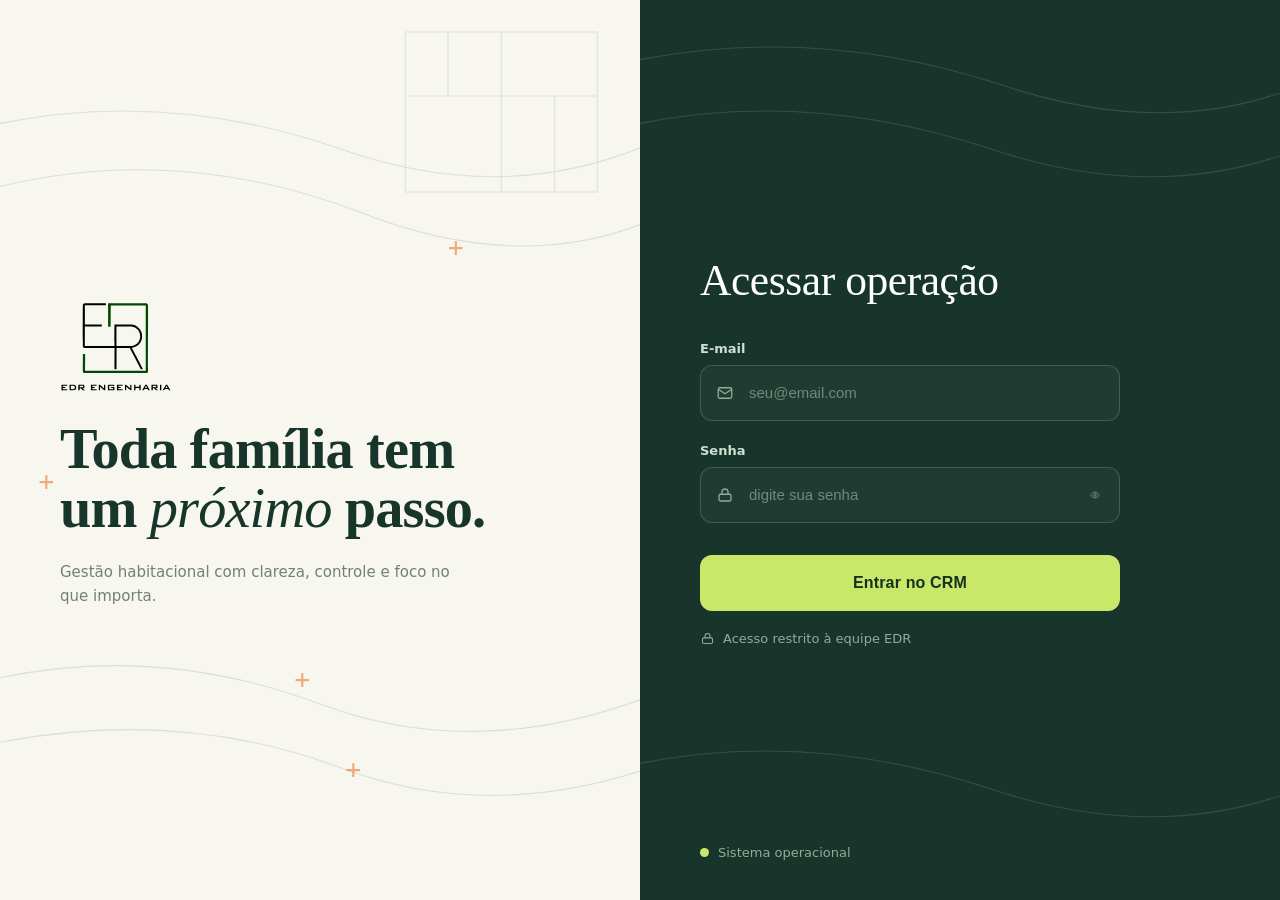
<file: lotes.html>
<!DOCTYPE html>
<html lang="pt-BR">
<head>
  <meta charset="UTF-8">
  <meta name="viewport" content="width=device-width, initial-scale=1.0">
  <link rel="icon" type="image/svg+xml" href="favicon.svg">
  <meta http-equiv="Content-Security-Policy" content="default-src 'self'; script-src 'self' 'unsafe-inline'; style-src 'self' 'unsafe-inline' https://fonts.googleapis.com; font-src 'self' data: https://fonts.gstatic.com; img-src 'self' data: blob: https:; connect-src 'self' https://*.supabase.co wss://*.supabase.co https://*.googleapis.com; object-src 'none'; base-uri 'self'; form-action 'self'">
  <title>EDR CRM — Lotes</title>
  <link rel="stylesheet" href="css/lotes.css?cb=1785866845">
  <link href="https://fonts.googleapis.com/css2?family=Fraunces:opsz,wght@9..144,500;9..144,600&family=Plus+Jakarta+Sans:wght@400;500;600;700;800&family=DM+Mono:wght@400;500&display=swap" rel="stylesheet">
  <link rel="prefetch" href="clientes.html">
  <link rel="preconnect" href="https://fonts.googleapis.com">
  <link rel="preconnect" href="https://fonts.gstatic.com" crossorigin>
  <script>document.documentElement.style.visibility = 'hidden'</script>
</head>
<body>
  <div class="app-shell">
    <nav class="sidebar">
      <div class="sidebar-logo"><span class="brand-logo"><img src="img/edr-simbolo.svg?cb=1785866845" alt="EDR" width="22" height="22"></span><div><div class="logo-title">EDR CRM</div><div class="logo-sub">Gestão MCMV</div></div></div>
      <div class="sidebar-nav">
        <a href="dashboard.html">Dashboard</a>
        <a href="clientes.html">Clientes</a>
        <a href="kanban.html">Kanban</a>
        <a href="lotes.html" class="active">Lotes</a>
        <a href="agenda.html">Agenda</a>
      </div>
      <div class="sidebar-footer"><div id="sidebar-usuario"></div><div id="crm-versao-footer" class="crm-versao"></div></div>
    </nav>

    <div class="main">
      <div class="topbar">
        <span class="topbar-title">Lotes</span>
        <div class="flex gap-8">
          <span id="aviso-cadastro" class="lt-aviso-cadastro hidden"></span>
          <button id="btn-nova-procura" class="btn btn-secondary btn-sm">+ Registrar procura</button>
          <button id="btn-nova-oportunidade" class="btn btn-primary btn-sm">+ Captar oportunidade</button>
          <button onclick="logout()" class="btn btn-secondary btn-sm">Sair</button>
        </div>
      </div>

      <div class="page-content">
        <!-- Exibido só enquanto as tabelas novas não existirem no banco -->
        <div class="lt-aviso hidden" id="aviso-estrutura"></div>

        <!-- PARTE 1 — FILA DE FAMÍLIAS -->
        <section class="lt-sec">
          <div class="lt-sec-head">
            <span class="lt-sec-titulo">Famílias procurando lote</span>
            <span class="lt-sec-sub" id="fila-sub">carregando…</span>
          </div>

          <div class="filtros-bar">
            <input type="search" id="busca" placeholder="Buscar família...">
            <select id="filtro-cidade"><option value="">Todas as cidades</option></select>
            <select id="filtro-situacao">
              <option value="">Todas as situações</option>
              <option value="procurando">Procurando</option>
              <option value="em_analise">Em análise</option>
              <option value="pausada">Pausada</option>
              <option value="atendida">Atendida</option>
              <option value="desistiu">Desistiu</option>
            </select>
            <span id="contador"></span>
          </div>

          <div class="card" style="padding:0">
            <div class="table-wrap">
              <table>
                <thead><tr>
                  <th>Família</th><th>Cidade / região</th><th>Valor máximo</th><th>Metragem</th>
                  <th>Preferência</th><th>Próxima ação</th><th class="lt-sit-col">Situação</th><th></th>
                </tr></thead>
                <tbody id="fila-tbody"></tbody>
              </table>
            </div>
          </div>
          <div id="fila-vazia" class="lt-vazio hidden">
            <strong>Ninguém na fila ainda.</strong>
            <span>Registre uma família que esteja procurando lote para ela aparecer aqui.</span>
          </div>
        </section>

        <!-- PARTE 2 — OPORTUNIDADES -->
        <section class="lt-sec">
          <div class="lt-sec-head">
            <span class="lt-sec-titulo">Oportunidades captadas</span>
            <span class="lt-sec-sub" id="oport-sub">carregando…</span>
          </div>
          <div id="oport-lista" class="lt-oport-lista"></div>
          <div id="oport-vazia" class="lt-vazio hidden">
            <strong>Nenhuma oportunidade captada ainda.</strong>
            <span>Quando aparecer um lote real, cadastre aqui — e o sistema mostra
            quais famílias da fila combinam pela cidade e pelo valor. A região
            fica registrada como contexto, mas não entra nessa comparação.</span>
          </div>
        </section>
      </div>
    </div>
  </div>

  <!-- ═══════════════════════════════════════════════════════════════
       MODAL 1 — REGISTRAR PROCURA
       Cadastro no ar desde 2026-07-29 — grava em crm_procura_lote.
       Ver docs/redesign/07, seção 25.
       ═══════════════════════════════════════════════════════════════ -->
  <div id="modal-procura" class="lt-modal-overlay hidden" onclick="if(event.target===this)fecharModal('modal-procura')">
    <div class="lt-modal" role="dialog" aria-modal="true" aria-labelledby="mp-titulo">
      <div class="lt-modal-head">
        <div>
          <span class="lt-modal-titulo" id="mp-titulo">Registrar procura</span>
          <span class="lt-modal-sub">Família que está atrás de um lote</span>
        </div>
        <button class="lt-modal-close" type="button" onclick="fecharModal('modal-procura')" aria-label="Fechar">✕</button>
      </div>

      <div class="lt-modal-body">
        <div class="lt-campo">
          <label for="mp-cliente">Família <span class="lt-obrig">*</span></label>
          <select id="mp-cliente"><option value="">Selecione…</option></select>
          <span class="lt-campo-dica">Só entra na fila quem manifestou interesse real.</span>
        </div>

        <div class="lt-grid2">
          <div class="lt-campo">
            <label for="mp-cidade">Cidade <span class="lt-obrig">*</span></label>
            <select id="mp-cidade"><option value="">Selecione…</option></select>
          </div>
          <div class="lt-campo">
            <label for="mp-regiao">Região / bairro</label>
            <input type="text" id="mp-regiao" placeholder="opcional" maxlength="60">
            <span class="lt-campo-dica">Deixe vazio se não souber.</span>
          </div>

          <div class="lt-campo">
            <label for="mp-valor">Valor máximo</label>
            <input type="number" id="mp-valor" min="0" step="100" placeholder="R$">
          </div>
          <div class="lt-campo">
            <label for="mp-metragem">Metragem desejada</label>
            <input type="number" id="mp-metragem" min="0" step="1" placeholder="m²">
          </div>

          <div class="lt-campo lt-full">
            <label for="mp-preferencias">Preferências</label>
            <input type="text" id="mp-preferencias" placeholder="esquina, perto de escola, sem aclive…" maxlength="200">
          </div>

          <div class="lt-campo">
            <label for="mp-acao">Próxima ação</label>
            <input type="text" id="mp-acao" placeholder="ligar para confirmar…" maxlength="120">
          </div>
          <div class="lt-campo">
            <label for="mp-prazo">Prazo da ação</label>
            <input type="date" id="mp-prazo">
          </div>

          <div class="lt-campo lt-full">
            <label for="mp-obs">Observação</label>
            <textarea id="mp-obs" maxlength="500" placeholder="contexto que ajude depois"></textarea>
          </div>
        </div>
      </div>

      <div class="lt-modal-foot">
        <span class="lt-foot-aviso" id="mp-aviso">Disponível após ativação da estrutura</span>
        <button type="button" class="btn btn-secondary btn-sm" onclick="fecharModal('modal-procura')">Cancelar</button>
        <button type="button" class="btn btn-primary btn-sm" id="mp-salvar" disabled>Salvar procura</button>
      </div>
    </div>
  </div>

  <!-- ═══════════════════════════════════════════════════════════════
       MODAL 2 — CAPTAR OPORTUNIDADE
       ═══════════════════════════════════════════════════════════════ -->
  <div id="modal-oport" class="lt-modal-overlay hidden" onclick="if(event.target===this)fecharModal('modal-oport')">
    <div class="lt-modal" role="dialog" aria-modal="true" aria-labelledby="mo-titulo">
      <div class="lt-modal-head">
        <div>
          <span class="lt-modal-titulo" id="mo-titulo">Captar oportunidade</span>
          <span class="lt-modal-sub">Lote real que apareceu no mercado</span>
        </div>
        <button class="lt-modal-close" type="button" onclick="fecharModal('modal-oport')" aria-label="Fechar">✕</button>
      </div>

      <div class="lt-modal-body">
        <div class="lt-campo">
          <label for="mo-descricao">Descrição <span class="lt-obrig">*</span></label>
          <input type="text" id="mo-descricao" placeholder="Lote na Rua X, ao lado do nº 40" maxlength="200">
          <span class="lt-campo-dica">Como reconhecer esse lote depois.</span>
        </div>

        <div class="lt-grid2">
          <div class="lt-campo">
            <label for="mo-cidade">Cidade <span class="lt-obrig">*</span></label>
            <select id="mo-cidade"><option value="">Selecione…</option></select>
          </div>
          <div class="lt-campo">
            <label for="mo-regiao">Região / bairro</label>
            <input type="text" id="mo-regiao" placeholder="opcional" maxlength="60">
          </div>

          <div class="lt-campo">
            <label for="mo-valor">Valor pedido</label>
            <input type="number" id="mo-valor" min="0" step="100" placeholder="R$">
          </div>
          <div class="lt-campo">
            <label for="mo-metragem">Metragem</label>
            <input type="number" id="mo-metragem" min="0" step="1" placeholder="m²">
          </div>

          <div class="lt-campo lt-full">
            <label for="mo-origem">Origem</label>
            <input type="text" id="mo-origem" placeholder="quem ofereceu / onde foi encontrado" maxlength="120">
          </div>

          <div class="lt-campo lt-full">
            <label for="mo-obs">Observação</label>
            <textarea id="mo-obs" maxlength="500" placeholder="contexto que ajude depois"></textarea>
          </div>
        </div>
      </div>

      <div class="lt-modal-foot">
        <span class="lt-foot-aviso" id="mo-aviso">Disponível após ativação da estrutura</span>
        <button type="button" class="btn btn-secondary btn-sm" onclick="fecharModal('modal-oport')">Cancelar</button>
        <button type="button" class="btn btn-primary btn-sm" id="mo-salvar" disabled>Salvar oportunidade</button>
      </div>
    </div>
  </div>

  <div id="loading" class="hidden"><div class="spinner"></div></div>

  <script src="js/supabase.js?cb=1785866845"></script>
  <script src="js/auth.js?cb=1785866845"></script>
  <script src="js/utils.js?cb=1785866845"></script>
  <script>
    if (!authGuard()) throw new Error('not auth')
    document.documentElement.style.visibility = ''

    const u = getUsuario()
    document.getElementById('sidebar-usuario').textContent = u?.nome || u?.email || ''

    const SIT_LABEL = {
      procurando: 'Procurando', em_analise: 'Em análise', pausada: 'Pausada',
      atendida: 'Atendida', desistiu: 'Desistiu'
    }
    const OPORT_LABEL = {
      disponivel: 'Disponível', reservada: 'Reservada',
      fechada: 'Fechada', perdida: 'Perdida'
    }

    let _procuras = []
    let _oportunidades = []
    let _estruturaPronta = false
    let _clientes = []

    // ── LISTA FIXA DE CIDADES (decisão de Duam, 2026-07-29) ─────────
    // Controlada na APLICAÇÃO, não no banco: entra cidade nova editando
    // esta linha, sem migration. Região/bairro NÃO tem lista — é texto
    // livre e opcional, porque não existe lista real de bairros e campo
    // obrigatório faria o usuário inventar valor só para salvar.
    const CIDADES = ['Jupi', 'Garanhuns', 'Lajedo', 'Jucati']

    // ── Data legível: "em 4 dias" ou "02 ago" ───────────────────────
    // Exigência de Duam: nunca "02/08" solto — vira ambíguo na virada do ano.
    function prazoLegivel(iso) {
      if (!iso) return ''
      const hoje = new Date(); hoje.setHours(0,0,0,0)
      const p = new Date(iso + 'T00:00:00'); p.setHours(0,0,0,0)
      const dias = Math.round((p - hoje) / 86400000)
      if (dias === 0) return 'hoje'
      if (dias === 1) return 'amanhã'
      if (dias === -1) return 'ontem'
      if (dias > 1 && dias <= 14) return 'em ' + dias + ' dias'
      if (dias < -1 && dias >= -14) return 'há ' + Math.abs(dias) + ' dias'
      return p.toLocaleDateString('pt-BR', { day: '2-digit', month: 'short' }).replace('.', '')
    }
    function prazoVencido(iso) {
      if (!iso) return false
      const hoje = new Date(); hoje.setHours(0,0,0,0)
      return new Date(iso + 'T00:00:00') < hoje
    }
    // Região é OPCIONAL e tem FONTE ÚNICA: o campo `regiao`, texto livre.
    // (Decisão de Duam, 2026-07-29 — não há lista real de bairros. O campo
    // `regiao_outra` foi removido da proposta: com região livre, ele criaria
    // duas fontes para o mesmo dado. Não existe regra 'Outra'.)
    // Sem região, mostra só a cidade: nada de "Garanhuns — ?", que
    // transformaria dado ausente em ruído e sugeriria erro de cadastro.
    function cidadeRegiao(p) {
      if (!p.cidade) return p.regiao || '—'
      return p.regiao ? p.cidade + ' — ' + p.regiao : p.cidade
    }
    function moeda(v) {
      if (v === null || v === undefined || v === '') return '—'
      return Number(v).toLocaleString('pt-BR', { style:'currency', currency:'BRL', maximumFractionDigits:0 })
    }
    function areaM2(v) {
      if (v === null || v === undefined || v === '') return '—'
      return Number(v).toLocaleString('pt-BR') + ' m²'
    }

    // ⚠️ Estrutura ausente ≠ falha de acesso. Tratar tudo igual esconderia um
    // problema real depois que as tabelas existirem (apontado por Duam).
    // sbGet lança "GET <tabela>: <status>" — o 404 identifica tabela inexistente.
    function tabelaNaoExiste(err) {
      return /:\s*404\b/.test(String(err && err.message))
    }

    // Estado de TRANSIÇÃO — texto operacional, não jargão de banco.
    function avisarEstruturaPendente() {
      const el = document.getElementById('aviso-estrutura')
      el.className = 'lt-aviso'
      el.textContent = 'A fila de procura está sendo ativada. '
        + 'Nenhuma família foi registrada ainda.'
      document.getElementById('fila-sub').textContent = 'em ativação'
      document.getElementById('oport-sub').textContent = 'em ativação'
      document.getElementById('fila-vazia').classList.remove('hidden')
      document.getElementById('oport-vazia').classList.remove('hidden')
      document.getElementById('contador').textContent = ''
      desabilitarCadastro(true)
    }

    // FALHA REAL — some com o texto de transição e mostra que algo quebrou.
    function avisarFalhaCarregamento(err) {
      const el = document.getElementById('aviso-estrutura')
      el.className = 'lt-aviso lt-aviso-erro'
      el.textContent = 'Não foi possível carregar as informações desta tela. '
        + 'Verifique a conexão e tente novamente. Se continuar, avise o suporte.'
      document.getElementById('fila-sub').textContent = 'erro ao carregar'
      document.getElementById('oport-sub').textContent = 'erro ao carregar'
      document.getElementById('fila-vazia').classList.add('hidden')
      document.getElementById('oport-vazia').classList.add('hidden')
      document.getElementById('contador').textContent = ''
      console.error('Lotes — falha ao carregar:', err)
    }

    // ═══════════════════════════════════════════════════════════════
    // CHAVE DE GRAVAÇÃO
    // ═══════════════════════════════════════════════════════════════
    // LIBERADO em 2026-07-29 (seção 25 do doc): `salvarProcura()` e
    //    `salvarOportunidade()` gravam de verdade, e os dois Salvar têm
    //    listener. A escrita foi provada em produção antes de ligar.
    //
    //    A chave continua aqui porque é o jeito de DESLIGAR o cadastro sem
    //    tirar a tela do ar — manutenção, incidente no banco, o que for.
    //    Virar para `false` basta: os dois Salvar voltam a ficar
    //    desabilitados com aviso, e a tela segue servindo para consulta.
    //
    //    ⚠️ Não mexa no `disabled` dos botões em outro lugar. Quem decide é
    //    desabilitarCadastro(), a partir de _estruturaPronta + esta chave.
    //    Habilitar "na mão" já contornou esta trava uma vez (seção 19).
    const GRAVACAO_IMPLEMENTADA = true

    const MSG_SEM_ESTRUTURA = 'Disponível após ativação da estrutura'
    // Só aparece se a chave acima for desligada — hoje o cadastro está no ar.
    const MSG_SEM_GRAVACAO  = 'Cadastro temporariamente indisponível'

    // ⚠️ A trava é SÓ na GRAVAÇÃO, não na abertura (correção de UX, Duam
    //    2026-07-29). Abrir e preencher não escreve nada; travar o topo só
    //    obrigaria a usar o Console para conferir os campos.
    function desabilitarCadastro(semEstrutura) {
      // Botões do topo: SEMPRE clicáveis.
      ;['btn-nova-procura','btn-nova-oportunidade'].forEach(id => {
        const b = document.getElementById(id)
        b.disabled = false
        b.title = semEstrutura ? 'Abre para conferência — ' + MSG_SEM_ESTRUTURA.toLowerCase() : ''
      })
      // Botões SALVAR: travados por DUAS razões independentes. Basta uma.
      const bloqueado = semEstrutura || !GRAVACAO_IMPLEMENTADA
      const motivo = semEstrutura ? MSG_SEM_ESTRUTURA : MSG_SEM_GRAVACAO

      // Aviso do topo acompanha o SALVAR, não a estrutura — senão, com as
      // tabelas no ar, ele sumiria enquanto o botão continua travado.
      const avisoTopo = document.getElementById('aviso-cadastro')
      avisoTopo.textContent = semEstrutura
        ? 'Cadastro em ativação — dá para conferir os campos, ainda não salvar'
        : 'Cadastro indisponível no momento — dá para conferir os campos, ainda não salvar'
      avisoTopo.classList.toggle('hidden', !bloqueado)

      ;[['mp-salvar','mp-aviso'], ['mo-salvar','mo-aviso']].forEach(([bId, aId]) => {
        const b = document.getElementById(bId)
        b.disabled = bloqueado
        b.title = bloqueado ? motivo : ''
        const aviso = document.getElementById(aId)
        aviso.textContent = motivo
        aviso.classList.toggle('hidden', !bloqueado)
      })
    }

    // Reaplica o estado a partir da ÚNICA fonte de verdade (_estruturaPronta
    // + GRAVACAO_IMPLEMENTADA). Usado no `finally` das gravações: assim o
    // botão nunca é reabilitado "na mão", contornando a trava.
    function restaurarEstadoBotoes() {
      desabilitarCadastro(!_estruturaPronta)
    }

    // ── MODAIS ──────────────────────────────────────────────────────
    // Padrão V2: remover 'hidden' para abrir. Só isso — o CSS desta tela
    // usa .lt-modal-overlay{display:flex} e .hidden{display:none}.
    function abrirModal(id) {
      document.getElementById(id).classList.remove('hidden')
      document.body.style.overflow = 'hidden'
    }
    function fecharModal(id) {
      document.getElementById(id).classList.add('hidden')
      document.body.style.overflow = ''
    }
    document.addEventListener('keydown', e => {
      if (e.key !== 'Escape') return
      ;['modal-procura','modal-oport'].forEach(id => {
        const el = document.getElementById(id)
        if (!el.classList.contains('hidden')) fecharModal(id)
      })
    })

    // Preenche os selects de cidade a partir da lista fixa. É o que torna
    // a cidade "controlada": o usuário escolhe, não digita.
    function montarSelectsCidade() {
      ;['mp-cidade','mo-cidade'].forEach(id => {
        const sel = document.getElementById(id)
        CIDADES.forEach(c => {
          const o = document.createElement('option')
          o.value = c; o.textContent = c
          sel.appendChild(o)
        })
      })
    }

    // Famílias para o select do modal de procura. Falha aqui NÃO é erro de
    // tela: sem estrutura, o cadastro está travado de qualquer forma.
    async function carregarClientes() {
      try {
        _clientes = await sbGet('crm_clientes',
          '?select=id,nome&deleted_at=is.null&order=nome.asc') || []
      } catch (err) {
        _clientes = []
        console.warn('Lotes — não foi possível listar famílias:', err)
      }
      const sel = document.getElementById('mp-cliente')
      _clientes.forEach(c => {
        const o = document.createElement('option')
        o.value = c.id; o.textContent = c.nome
        sel.appendChild(o)
      })
      if (!_clientes.length) {
        sel.options[0].textContent = '(nenhuma família encontrada)'
      }
    }

    async function carregar() {
      document.getElementById('loading').classList.remove('hidden')
      try {
        const [procuras, oportunidades] = await Promise.all([
          sbGet('crm_procura_lote', '?select=*,crm_clientes(id,nome)&order=created_at.asc'),
          sbGet('crm_oportunidade_lote', '?select=*&order=created_at.desc')
        ])

        _estruturaPronta = true
        _procuras = procuras || []
        _oportunidades = oportunidades || []
        document.getElementById('aviso-estrutura').classList.add('hidden')
        desabilitarCadastro(false)
        montarFiltroCidade()
        renderFila()
        renderOportunidades()
      } catch (err) {
        _estruturaPronta = false
        if (tabelaNaoExiste(err)) avisarEstruturaPendente()
        else avisarFalhaCarregamento(err)
      } finally {
        document.getElementById('loading').classList.add('hidden')
      }
    }

    function montarFiltroCidade() {
      const sel = document.getElementById('filtro-cidade')
      const cidades = [...new Set(_procuras.map(p => p.cidade).filter(Boolean))].sort()
      while (sel.options.length > 1) sel.remove(1)
      cidades.forEach(c => {
        const o = document.createElement('option'); o.value = c; o.textContent = c
        sel.appendChild(o)
      })
    }

    function filtrar() {
      const q = document.getElementById('busca').value.trim().toLowerCase()
      const cid = document.getElementById('filtro-cidade').value
      const sit = document.getElementById('filtro-situacao').value
      return _procuras.filter(p => {
        if (cid && p.cidade !== cid) return false
        if (sit && p.situacao !== sit) return false
        if (q && !(p.crm_clientes?.nome || '').toLowerCase().includes(q)) return false
        return true
      })
    }

    function celula(texto, classe) {
      const td = document.createElement('td')
      if (classe) td.className = classe
      td.textContent = texto
      return td
    }

    function renderFila() {
      const lista = filtrar()
      const tbody = document.getElementById('fila-tbody')
      const vazia = document.getElementById('fila-vazia')
      tbody.replaceChildren()

      const ativas = _procuras.filter(p => ['procurando','em_analise','pausada'].includes(p.situacao)).length
      document.getElementById('fila-sub').textContent =
        ativas + (ativas === 1 ? ' ativa' : ' ativas') + ' · ordenadas por entrada'
      document.getElementById('contador').textContent =
        lista.length + (lista.length === 1 ? ' família' : ' famílias')

      if (!lista.length) { vazia.classList.remove('hidden'); return }
      vazia.classList.add('hidden')

      lista.forEach(p => {
        const tr = document.createElement('tr')

        const tdNome = document.createElement('td')
        const a = document.createElement('a')
        a.href = 'ficha.html?id=' + p.cliente_id
        a.className = 'font-bold'
        a.textContent = p.crm_clientes?.nome || '(família removida)'
        tdNome.appendChild(a)
        tr.appendChild(tdNome)

        tr.appendChild(celula(cidadeRegiao(p), 'text-sm'))
        tr.appendChild(celula(moeda(p.valor_maximo), 'text-sm'))
        tr.appendChild(celula(areaM2(p.metragem_desejada), 'text-sm'))
        tr.appendChild(celula(p.preferencias || '—', 'text-sm text-muted lt-pref'))

        const tdAcao = document.createElement('td')
        tdAcao.className = 'col-proxima'
        if (p.proxima_acao) {
          const txt = p.proxima_acao + (p.proxima_acao_prazo ? ' · ' + prazoLegivel(p.proxima_acao_prazo) : '')
          const s = document.createElement('span')
          if (prazoVencido(p.proxima_acao_prazo)) s.className = 'text-danger'
          s.textContent = txt
          s.title = txt
          tdAcao.appendChild(s)
        } else {
          tdAcao.textContent = '—'
        }
        tr.appendChild(tdAcao)

        const tdSit = document.createElement('td')
        tdSit.className = 'lt-sit-col'
        const pill = document.createElement('span')
        pill.className = 'lt-sit sit-' + p.situacao
        pill.textContent = SIT_LABEL[p.situacao] || p.situacao
        tdSit.appendChild(pill)
        tr.appendChild(tdSit)

        const tdAcoes = document.createElement('td')
        tdAcoes.className = 'col-acoes'
        const ver = document.createElement('a')
        ver.href = 'ficha.html?id=' + p.cliente_id
        ver.className = 'btn btn-secondary btn-sm'
        ver.textContent = 'Ver ficha'
        tdAcoes.appendChild(ver)
        tr.appendChild(tdAcoes)

        tbody.appendChild(tr)
      })
    }

    // ── COMPATIBILIDADE ─────────────────────────────────────────────
    // Regra combinada com Duam (2026-07-29): mesma cidade E valor da
    // oportunidade <= teto da família. Sugestão VISUAL — não grava vínculo,
    // não toca em crm_lotes, não decide nada por ninguém.
    //
    // Decisões que valem registrar:
    //  • Cidade é comparação exata (as 4 vêm de lista fixa, não digitação).
    //  • Sem teto informado → ENTRA. Valor é campo opcional; excluir puniria
    //    quem não preencheu, sumindo com a família sem explicação. Marcado
    //    com title para a pessoa saber que o valor não foi conferido.
    //  • Oportunidade sem valor → todas da cidade entram (nada a comparar).
    //  • Região é só contexto, NÃO filtra: é texto livre digitado à mão, e
    //    comparar "Centro" com "centro " sumiria com a família sem erro.
    //  • Só situações SUGERÍVEIS — ver constante abaixo.
    // Situações da oportunidade que recebem sugestão. Filtro fica AQUI, não
    // no desenho: assim a função tem uma resposta só e qualquer chamador
    // futuro herda a proteção — senão um lote fechado volta a sugerir gente.
    //
    // ⚠️ `reservada` está FORA por decisão pendente de Duam, não por regra
    // definida. Reservado não é encerrado: pode cair e voltar ao mercado.
    // Deixado sem sugestão por ora — mudar exige decisão, não palpite.
    const OPORT_SUGERE = ['disponivel']

    function familiasCompativeis(oport) {
      if (!oport || !oport.cidade) return []
      if (!OPORT_SUGERE.includes(oport.situacao)) return []
      // SUGERIVEIS ≠ "ativas no banco". `pausada` continua uma procura válida
      // e aparece na fila normalmente — mas quem pausou pediu para não ser
      // procurado agora, então não recebe oportunidade enquanto estiver assim.
      // `atendida` e `desistiu` saem porque a procura acabou.
      const SUGERIVEIS = ['procurando', 'em_analise']
      return _procuras.filter(p => {
        if (!SUGERIVEIS.includes(p.situacao)) return false
        if (p.cidade !== oport.cidade) return false
        if (oport.valor == null || p.valor_maximo == null) return true
        return Number(oport.valor) <= Number(p.valor_maximo)
      })
    }

    function renderOportunidades() {
      const wrap = document.getElementById('oport-lista')
      const vazia = document.getElementById('oport-vazia')
      wrap.replaceChildren()

      document.getElementById('oport-sub').textContent =
        _oportunidades.length
          ? _oportunidades.length + (_oportunidades.length === 1 ? ' captada' : ' captadas')
          : 'nenhuma até agora'

      if (!_oportunidades.length) { vazia.classList.remove('hidden'); return }
      vazia.classList.add('hidden')

      _oportunidades.forEach(o => {
        const card = document.createElement('div')
        card.className = 'lt-oport'

        const head = document.createElement('div')
        head.className = 'lt-oport-head'
        const titulo = document.createElement('span')
        titulo.className = 'lt-oport-titulo'
        titulo.textContent = o.descricao
        const sit = document.createElement('span')
        sit.className = 'lt-sit oport-' + o.situacao
        sit.textContent = OPORT_LABEL[o.situacao] || o.situacao
        head.appendChild(titulo); head.appendChild(sit)
        card.appendChild(head)

        const meta = document.createElement('div')
        meta.className = 'lt-oport-meta'
        const partes = [
          o.cidade + (o.regiao ? ' — ' + o.regiao : ''),
          o.valor ? moeda(o.valor) : null,
          o.metragem ? areaM2(o.metragem) : null,
          o.origem || null
        ].filter(Boolean)
        meta.textContent = partes.join(' · ')
        card.appendChild(meta)

        // Sugestão de famílias compatíveis — visual apenas, NÃO cria vínculo.
        // Quem decide é a pessoa; a tela só aponta quem vale a pena olhar.
        const compat = familiasCompativeis(o)
        const sug = document.createElement('div')
        sug.className = 'lt-oport-compat' + (compat.length ? '' : ' lt-oport-compat-vazio')

        if (!compat.length) {
          // Duas causas diferentes, duas frases diferentes. A antiga dizia
          // "nenhuma família nesta cidade" — mentira quando existe família na
          // cidade cujo teto não comporta o valor. Texto neutro não induz erro.
          sug.textContent = OPORT_SUGERE.includes(o.situacao)
            ? 'Nenhuma família compatível no momento.'
            : 'Oportunidade ' + (OPORT_LABEL[o.situacao] || o.situacao).toLowerCase()
              + ' — sugestões não se aplicam.'
        } else {
          const titulo = document.createElement('span')
          titulo.className = 'lt-compat-titulo'
          titulo.textContent = compat.length === 1
            ? '1 família compatível:'
            : compat.length + ' famílias compatíveis:'
          sug.appendChild(titulo)

          // Numa cidade com fila grande, listar todos viraria um parágrafo de
          // nomes. Mostra os primeiros e diz quantos sobraram — a CONTAGEM
          // TOTAL fica no título acima, então nada é escondido: a pessoa sabe
          // que são 12 mesmo vendo 5.
          const MAX_NOMES = 5
          const mostrados = compat.slice(0, MAX_NOMES)
          const restantes = compat.length - mostrados.length

          const lista = document.createElement('span')
          lista.className = 'lt-compat-lista'
          mostrados.forEach((p, i) => {
            if (i) lista.appendChild(document.createTextNode(' · '))
            const a = document.createElement('a')
            a.className = 'lt-compat-nome'
            a.href = 'ficha.html?id=' + encodeURIComponent(p.cliente_id)
            // textContent (não innerHTML): nome vem do banco e pode ter < ou &
            a.textContent = p.crm_clientes?.nome || '(família removida)'
            if (p.valor_maximo == null) a.title = 'Não informou valor máximo'
            lista.appendChild(a)
          })
          if (restantes > 0) {
            const mais = document.createElement('span')
            mais.className = 'lt-compat-mais'
            mais.textContent = ' + ' + restantes +
              (restantes === 1 ? ' outra família compatível' : ' outras famílias compatíveis')
            lista.appendChild(mais)
          }
          sug.appendChild(lista)
        }
        card.appendChild(sug)

        wrap.appendChild(card)
      })
    }

    // ═══════════════════════════════════════════════════════════════
    // GRAVAÇÃO — implementada, mas DESLIGADA por GRAVACAO_IMPLEMENTADA
    // ═══════════════════════════════════════════════════════════════
    // As funções abaixo existem e foram testadas com stub. Elas NÃO estão
    // ligadas a nenhum botão: os Salvar seguem sem listener e desabilitados.
    // Ligar exige teste com sessão real e gravação de verdade no banco —
    // escopo que depende de autorização de Duam.

    // Traduz falha técnica em frase que a pessoa entende.
    // ⚠️ O PostgREST devolve o corpo do erro dentro da mensagem do sbPost
    //    (`POST tabela: 409 {"code":"23505",...}`), então o código vem na
    //    string. Casar por CÓDIGO, não por texto: a mensagem do Postgres
    //    muda com a versão e com o idioma do servidor.
    function erroLegivel(err, contexto) {
      const m = String(err && err.message || '')
      if (m.includes('23505')) {
        // unique_violation. Nesta tela só há um índice único que o usuário
        // consegue disparar: uma procura ativa por família.
        return contexto === 'procura'
          ? 'Esta família já está na fila.'
          : 'Este registro já existe.'
      }
      if (m.includes('23514')) return 'Algum valor não é aceito (verifique valor e metragem).'
      if (m.includes('23502')) return 'Faltou preencher um campo obrigatório.'
      if (m.includes('23503')) return 'A família selecionada não foi encontrada. Recarregue a página.'
      if (/:\s*40[13]\b/.test(m)) return 'Sua sessão expirou ou você não tem permissão. Entre novamente.'
      return 'Não foi possível salvar. Tente de novo; se continuar, avise o suporte.'
    }

    // Campo vazio vira null, não string vazia: '' num numeric quebra, e em
    // texto opcional gera "preenchido com nada", que atrapalha busca depois.
    function val(id) {
      const v = document.getElementById(id).value.trim()
      return v === '' ? null : v
    }
    function num(id) {
      const v = val(id)
      return v === null ? null : Number(v)
    }

    // Validação no cliente: sem ela o banco recusa e o usuário vê erro
    // técnico. Devolve array de mensagens — vazio quando está tudo certo.
    function validarProcura() {
      const faltando = []
      if (!val('mp-cliente')) faltando.push('a família')
      if (!val('mp-cidade')) faltando.push('a cidade')
      return faltando
    }
    function validarOportunidade() {
      const faltando = []
      if (!val('mo-descricao')) faltando.push('a descrição')
      if (!val('mo-cidade')) faltando.push('a cidade')
      return faltando
    }
    function fraseFaltando(lista) {
      return 'Preencha ' + (lista.length === 1
        ? lista[0]
        : lista.slice(0, -1).join(', ') + ' e ' + lista[lista.length - 1]) + '.'
    }

    // Monta o corpo do insert. Só manda o que foi preenchido — `situacao`
    // fica de fora para o DEFAULT do banco valer.
    function payloadProcura() {
      return {
        cliente_id:         val('mp-cliente'),
        cidade:             val('mp-cidade'),
        regiao:             val('mp-regiao'),
        valor_maximo:       num('mp-valor'),
        metragem_desejada:  num('mp-metragem'),
        preferencias:       val('mp-preferencias'),
        proxima_acao:       val('mp-acao'),
        proxima_acao_prazo: val('mp-prazo'),
        observacao:         val('mp-obs')
      }
    }
    function payloadOportunidade() {
      return {
        descricao:  val('mo-descricao'),
        cidade:     val('mo-cidade'),
        regiao:     val('mo-regiao'),
        valor:      num('mo-valor'),
        metragem:   num('mo-metragem'),
        origem:     val('mo-origem'),
        observacao: val('mo-obs')
      }
    }

    function limparModal(ids) {
      ids.forEach(id => { document.getElementById(id).value = '' })
    }

    async function salvarProcura() {
      const faltando = validarProcura()
      if (faltando.length) { toast(fraseFaltando(faltando), 'error'); return false }

      document.getElementById('mp-salvar').disabled = true
      showLoading()
      try {
        // ⚠️ sbPost devolve o que o PostgREST mandar: pode ser ARRAY ou
        // OBJETO (ver js/data/clientes.js:19, que normaliza os dois). Aqui
        // o retorno não é usado, então não importa — mas não copie este
        // await supondo que dá para desestruturar direto.
        await sbPost('crm_procura_lote', payloadProcura())
        toast('Procura registrada.', 'success')
        limparModal(['mp-cliente','mp-cidade','mp-regiao','mp-valor','mp-metragem',
                     'mp-preferencias','mp-acao','mp-prazo','mp-obs'])
        fecharModal('modal-procura')
        await carregar()   // recarrega tudo: mais simples e sempre coerente
        return true
      } catch (err) {
        console.error('Lotes — falha ao salvar procura:', err)
        toast(erroLegivel(err, 'procura'), 'error')
        return false
      } finally {
        // 🐛 CORREÇÃO (achado do Codex, 2026-07-29): aqui havia
        //    `btn.disabled = false`, que DESFAZIA a trava global — o botão
        //    voltava a ficar clicável mesmo com GRAVACAO_IMPLEMENTADA=false.
        //    Uma proteção que o próprio código anula não é proteção.
        //    Reaplicar o estado central mantém a única fonte de verdade.
        restaurarEstadoBotoes()
        hideLoading()
      }
    }

    async function salvarOportunidade() {
      const faltando = validarOportunidade()
      if (faltando.length) { toast(fraseFaltando(faltando), 'error'); return false }

      document.getElementById('mo-salvar').disabled = true
      showLoading()
      try {
        await sbPost('crm_oportunidade_lote', payloadOportunidade())
        toast('Oportunidade cadastrada.', 'success')
        limparModal(['mo-descricao','mo-cidade','mo-regiao','mo-valor',
                     'mo-metragem','mo-origem','mo-obs'])
        fecharModal('modal-oport')
        await carregar()
        return true
      } catch (err) {
        console.error('Lotes — falha ao salvar oportunidade:', err)
        toast(erroLegivel(err, 'oportunidade'), 'error')
        return false
      } finally {
        restaurarEstadoBotoes()   // ver nota em salvarProcura()
        hideLoading()
      }
    }

    document.getElementById('busca').addEventListener('input', () => { if (_estruturaPronta) renderFila() })
    document.getElementById('filtro-cidade').addEventListener('change', () => { if (_estruturaPronta) renderFila() })
    document.getElementById('filtro-situacao').addEventListener('change', () => { if (_estruturaPronta) renderFila() })

    // Estes botões do topo ficam SEMPRE ativos: abrir um modal e preencher
    // não escreve nada, e travá-los só obrigaria a usar o Console para
    // conferir os campos. Quem fica bloqueado é o Salvar — ver
    // desabilitarCadastro() e GRAVACAO_IMPLEMENTADA.
    // Sem alert, sem botão que finge funcionar: o estado do botão comunica.
    document.getElementById('btn-nova-procura')
      .addEventListener('click', () => abrirModal('modal-procura'))
    document.getElementById('btn-nova-oportunidade')
      .addEventListener('click', () => abrirModal('modal-oport'))

    // CADASTRO LIBERADO em 2026-07-29, por decisão de Duam.
    //
    // A escrita foi provada em produção antes de ligar (seção 20 do doc):
    // gravou-se uma procura (Raylane/Jupi) e uma oportunidade (Jupi), ambas
    // confirmadas no banco e apagadas pelos IDs retornados.
    //
    // Sobre o perfil testado: os três usuários reais do CRM — Duam, Elyda e
    // Iannaline — são `admin`. Não existe conta `operador` hoje, então a
    // policy de INSERT foi exercitada pelo perfil que de fato usa a tela.
    // ⚠️ Se um dia existir usuário não-admin, testar o RLS dele ANTES de
    // liberar o acesso — este teste não cobre esse caso.
    document.getElementById('mp-salvar')
      .addEventListener('click', () => salvarProcura())
    document.getElementById('mo-salvar')
      .addEventListener('click', () => salvarOportunidade())

    montarSelectsCidade()
    carregarClientes()
    carregar()
  </script>
  <script src="js/sw-register.js?cb=1785866845"></script>
</body>
</html>
</file>
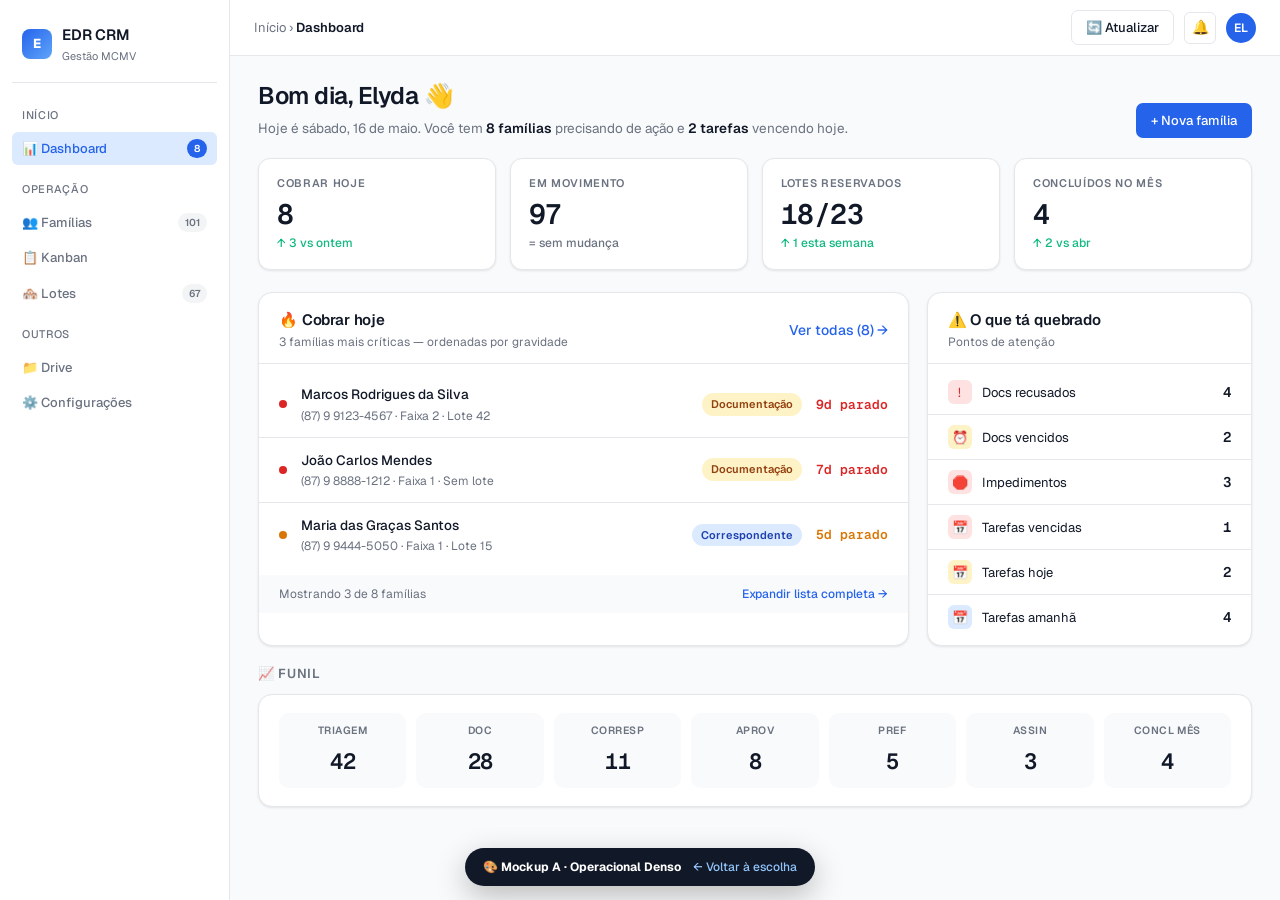
<file: mockups/a.html>
<!doctype html>
<html lang="pt-BR">
<head>
<meta charset="utf-8">
<meta name="viewport" content="width=device-width, initial-scale=1">
<title>Mockup A · Operacional Denso · EDR CRM</title>
<link rel="preconnect" href="https://fonts.googleapis.com">
<link rel="preconnect" href="https://fonts.gstatic.com" crossorigin>
<link href="https://fonts.googleapis.com/css2?family=Geist:wght@300;400;500;600;700&family=Geist+Mono:wght@400;500&display=swap" rel="stylesheet">
<style>
:root{
  --bg:#FFFFFF; --bg-soft:#F9FAFB; --bg-card:#FFFFFF; --bg-hover:#F3F4F6;
  --border:#E5E7EB; --border-strong:#D1D5DB;
  --text:#111827; --text-muted:#6B7280;
  --accent:#2563EB; --accent-soft:#DBEAFE;
  --success:#10B981; --success-soft:#D1FAE5;
  --warn:#D97706; --warn-soft:#FEF3C7;
  --danger:#DC2626; --danger-soft:#FEE2E2;
  --shadow:0 1px 2px rgba(0,0,0,.04),0 1px 3px rgba(0,0,0,.06);
}
*{box-sizing:border-box}
html,body{margin:0;padding:0}
body{font-family:'Geist',-apple-system,sans-serif;background:var(--bg-soft);color:var(--text);font-size:14px;line-height:1.5;-webkit-font-smoothing:antialiased;display:grid;grid-template-columns:230px 1fr;min-height:100vh}

.sidebar{background:#FFFFFF;border-right:1px solid var(--border);padding:20px 12px;display:flex;flex-direction:column;gap:2px;position:sticky;top:0;height:100vh}
.brand{display:flex;align-items:center;gap:10px;padding:4px 10px 18px;margin-bottom:8px;border-bottom:1px solid var(--border)}
.brand-logo{width:30px;height:30px;border-radius:8px;background:linear-gradient(135deg,var(--accent),#60A5FA);color:#fff;display:grid;place-items:center;font-weight:800;font-size:13px}
.brand-name{font-weight:600;font-size:15px;letter-spacing:-.01em}
.brand-sub{font-size:11px;color:var(--text-muted);margin-top:1px}
.sidebar-label{font-size:11px;font-weight:500;color:var(--text-muted);text-transform:uppercase;letter-spacing:.06em;padding:14px 10px 6px}
.nav-item{display:flex;align-items:center;gap:10px;padding:7px 10px;border-radius:6px;color:var(--text-muted);text-decoration:none;font-size:13px;font-weight:500;cursor:pointer;transition:all .12s}
.nav-item:hover{background:var(--bg-hover);color:var(--text)}
.nav-item.active{background:var(--accent-soft);color:var(--accent)}
.nav-badge{margin-left:auto;font-size:10px;font-weight:600;background:var(--bg-hover);color:var(--text-muted);padding:2px 7px;border-radius:999px}
.nav-item.active .nav-badge{background:var(--accent);color:#fff}

.topbar{height:56px;border-bottom:1px solid var(--border);padding:0 24px;display:flex;align-items:center;justify-content:space-between;background:#FFFFFF;position:sticky;top:0;z-index:20}
.breadcrumb{font-size:13px;color:var(--text-muted)}
.breadcrumb b{color:var(--text);font-weight:600}
.topbar-actions{display:flex;align-items:center;gap:10px}
.icon-btn{width:32px;height:32px;display:grid;place-items:center;border-radius:6px;border:1px solid var(--border);background:var(--bg);color:var(--text-muted);cursor:pointer}
.avatar{width:30px;height:30px;border-radius:50%;background:var(--accent);color:white;display:grid;place-items:center;font-weight:600;font-size:12px}
.btn{display:inline-flex;align-items:center;gap:6px;padding:8px 14px;border-radius:7px;font-size:13px;font-weight:500;cursor:pointer;border:1px solid transparent;font-family:inherit}
.btn-primary{background:var(--accent);color:white}
.btn-ghost{background:transparent;color:var(--text);border-color:var(--border)}

main{padding:22px 28px 60px}
.hero{display:flex;align-items:flex-end;justify-content:space-between;gap:24px;margin-bottom:20px;flex-wrap:wrap}
.hero h1{margin:0 0 4px;font-size:24px;font-weight:600;letter-spacing:-.02em}
.hero p{margin:0;color:var(--text-muted);font-size:13.5px}
.hero p b{color:var(--text);font-weight:600}

/* KPIs topo */
.kpi-grid{display:grid;grid-template-columns:repeat(4,1fr);gap:14px;margin-bottom:22px}
.kpi{background:var(--bg-card);border:1px solid var(--border);border-radius:12px;padding:16px 18px;box-shadow:var(--shadow)}
.kpi-label{font-size:11px;font-weight:600;color:var(--text-muted);text-transform:uppercase;letter-spacing:.06em;margin-bottom:8px}
.kpi-value{font-family:'Geist Mono',monospace;font-size:28px;font-weight:600;letter-spacing:-.02em;line-height:1}
.kpi-delta{font-size:12px;font-weight:500;margin-top:6px;display:inline-flex;align-items:center;gap:3px}
.kpi-delta.up{color:var(--success)}
.kpi-delta.down{color:var(--danger)}
.kpi-delta.flat{color:var(--text-muted)}

/* Bloco principal Cobrar Hoje */
.dash-grid{display:grid;grid-template-columns:2fr 1fr;gap:18px;margin-bottom:18px}
.card{background:var(--bg-card);border:1px solid var(--border);border-radius:14px;box-shadow:var(--shadow);overflow:hidden}
.card-head{padding:16px 20px 12px;border-bottom:1px solid var(--border);display:flex;align-items:center;justify-content:space-between}
.card-title{margin:0;font-size:15px;font-weight:600;letter-spacing:-.01em}
.card-sub{margin:2px 0 0;font-size:12px;color:var(--text-muted)}
.card-body{padding:8px 0}

.fam-row{display:grid;grid-template-columns:auto 1fr auto auto;gap:14px;align-items:center;padding:12px 20px;border-bottom:1px solid var(--border);cursor:pointer;transition:.12s}
.fam-row:last-child{border-bottom:none}
.fam-row:hover{background:var(--bg-hover)}
.fam-dot{width:8px;height:8px;border-radius:50%}
.fam-dot.r{background:var(--danger)}
.fam-dot.y{background:var(--warn)}
.fam-name{font-weight:500;font-size:13.5px}
.fam-meta{font-size:12px;color:var(--text-muted);margin-top:2px}
.fam-tag{font-size:11px;font-weight:600;padding:3px 9px;border-radius:999px;background:var(--bg-hover);color:var(--text-muted)}
.fam-tag.doc{background:var(--warn-soft);color:#92400E}
.fam-tag.corresp{background:var(--accent-soft);color:#1E40AF}
.fam-days{font-family:'Geist Mono',monospace;font-size:13px;font-weight:600;color:var(--danger);min-width:46px;text-align:right}
.fam-days.warn{color:var(--warn)}

.list-foot{padding:10px 20px;font-size:12px;color:var(--text-muted);background:var(--bg-soft);display:flex;align-items:center;justify-content:space-between}
.link{color:var(--accent);font-weight:500;text-decoration:none;cursor:pointer}

/* Lateral - O que tá quebrado */
.broken-list{padding:6px 0}
.broken-row{display:flex;align-items:center;justify-content:space-between;padding:10px 20px;font-size:13px;border-bottom:1px solid var(--border)}
.broken-row:last-child{border-bottom:none}
.broken-label{display:flex;align-items:center;gap:10px;color:var(--text)}
.broken-icon{width:24px;height:24px;display:grid;place-items:center;border-radius:6px;font-size:13px}
.bi-r{background:var(--danger-soft);color:var(--danger)}
.bi-y{background:var(--warn-soft);color:var(--warn)}
.bi-b{background:var(--accent-soft);color:var(--accent)}
.broken-count{font-family:'Geist Mono',monospace;font-weight:600;font-size:14px}

/* Funil */
.funnel{display:grid;grid-template-columns:repeat(7,1fr);gap:10px;background:var(--bg-card);border:1px solid var(--border);border-radius:14px;padding:18px 20px;box-shadow:var(--shadow)}
.fn{text-align:center;padding:10px 6px;border-radius:10px;background:var(--bg-soft);cursor:pointer;transition:.12s}
.fn:hover{background:var(--accent-soft)}
.fn-label{font-size:10.5px;font-weight:600;color:var(--text-muted);text-transform:uppercase;letter-spacing:.05em;margin-bottom:6px}
.fn-value{font-family:'Geist Mono',monospace;font-size:22px;font-weight:600;letter-spacing:-.02em}

/* Footer mockup */
.mockup-footer{position:fixed;bottom:14px;left:50%;transform:translateX(-50%);background:#111827;color:#fff;padding:10px 18px;border-radius:999px;font-size:12px;display:flex;align-items:center;gap:12px;box-shadow:0 10px 30px rgba(0,0,0,.25);z-index:50}
.mockup-footer a{color:#93C5FD;text-decoration:none;font-weight:500}
</style>
</head>
<body>
<aside class="sidebar">
  <div class="brand">
    <div class="brand-logo">E</div>
    <div>
      <div class="brand-name">EDR CRM</div>
      <div class="brand-sub">Gestão MCMV</div>
    </div>
  </div>
  <div class="sidebar-label">Início</div>
  <a class="nav-item active">📊 Dashboard <span class="nav-badge">8</span></a>
  <div class="sidebar-label">Operação</div>
  <a class="nav-item">👥 Famílias <span class="nav-badge">101</span></a>
  <a class="nav-item">📋 Kanban</a>
  <a class="nav-item">🏘️ Lotes <span class="nav-badge">67</span></a>
  <div class="sidebar-label">Outros</div>
  <a class="nav-item">📁 Drive</a>
  <a class="nav-item">⚙️ Configurações</a>
</aside>

<div>
  <header class="topbar">
    <div class="breadcrumb">Início › <b>Dashboard</b></div>
    <div class="topbar-actions">
      <button class="btn btn-ghost">🔄 Atualizar</button>
      <div class="icon-btn">🔔</div>
      <div class="avatar">EL</div>
    </div>
  </header>

  <main>
    <div class="hero">
      <div>
        <h1>Bom dia, Elyda 👋</h1>
        <p>Hoje é sábado, 16 de maio. Você tem <b>8 famílias</b> precisando de ação e <b>2 tarefas</b> vencendo hoje.</p>
      </div>
      <button class="btn btn-primary">+ Nova família</button>
    </div>

    <!-- KPIs topo -->
    <div class="kpi-grid">
      <div class="kpi">
        <div class="kpi-label">Cobrar hoje</div>
        <div class="kpi-value">8</div>
        <div class="kpi-delta up">↑ 3 vs ontem</div>
      </div>
      <div class="kpi">
        <div class="kpi-label">Em movimento</div>
        <div class="kpi-value">97</div>
        <div class="kpi-delta flat">= sem mudança</div>
      </div>
      <div class="kpi">
        <div class="kpi-label">Lotes reservados</div>
        <div class="kpi-value">18/23</div>
        <div class="kpi-delta up">↑ 1 esta semana</div>
      </div>
      <div class="kpi">
        <div class="kpi-label">Concluídos no mês</div>
        <div class="kpi-value">4</div>
        <div class="kpi-delta up">↑ 2 vs abr</div>
      </div>
    </div>

    <!-- Cobrar Hoje + O que tá quebrado -->
    <div class="dash-grid">
      <section class="card">
        <header class="card-head">
          <div>
            <h2 class="card-title">🔥 Cobrar hoje</h2>
            <p class="card-sub">3 famílias mais críticas — ordenadas por gravidade</p>
          </div>
          <a class="link">Ver todas (8) →</a>
        </header>
        <div class="card-body">
          <div class="fam-row">
            <span class="fam-dot r"></span>
            <div>
              <div class="fam-name">Marcos Rodrigues da Silva</div>
              <div class="fam-meta">(87) 9 9123-4567 · Faixa 2 · Lote 42</div>
            </div>
            <span class="fam-tag doc">Documentação</span>
            <span class="fam-days">9d parado</span>
          </div>
          <div class="fam-row">
            <span class="fam-dot r"></span>
            <div>
              <div class="fam-name">João Carlos Mendes</div>
              <div class="fam-meta">(87) 9 8888-1212 · Faixa 1 · Sem lote</div>
            </div>
            <span class="fam-tag doc">Documentação</span>
            <span class="fam-days">7d parado</span>
          </div>
          <div class="fam-row">
            <span class="fam-dot y"></span>
            <div>
              <div class="fam-name">Maria das Graças Santos</div>
              <div class="fam-meta">(87) 9 9444-5050 · Faixa 1 · Lote 15</div>
            </div>
            <span class="fam-tag corresp">Correspondente</span>
            <span class="fam-days warn">5d parado</span>
          </div>
        </div>
        <div class="list-foot">
          <span>Mostrando 3 de 8 famílias</span>
          <a class="link">Expandir lista completa →</a>
        </div>
      </section>

      <section class="card">
        <header class="card-head">
          <div>
            <h2 class="card-title">⚠️ O que tá quebrado</h2>
            <p class="card-sub">Pontos de atenção</p>
          </div>
        </header>
        <div class="broken-list">
          <div class="broken-row">
            <span class="broken-label"><span class="broken-icon bi-r">!</span> Docs recusados</span>
            <span class="broken-count">4</span>
          </div>
          <div class="broken-row">
            <span class="broken-label"><span class="broken-icon bi-y">⏰</span> Docs vencidos</span>
            <span class="broken-count">2</span>
          </div>
          <div class="broken-row">
            <span class="broken-label"><span class="broken-icon bi-r">🛑</span> Impedimentos</span>
            <span class="broken-count">3</span>
          </div>
          <div class="broken-row">
            <span class="broken-label"><span class="broken-icon bi-r">📅</span> Tarefas vencidas</span>
            <span class="broken-count">1</span>
          </div>
          <div class="broken-row">
            <span class="broken-label"><span class="broken-icon bi-y">📅</span> Tarefas hoje</span>
            <span class="broken-count">2</span>
          </div>
          <div class="broken-row">
            <span class="broken-label"><span class="broken-icon bi-b">📅</span> Tarefas amanhã</span>
            <span class="broken-count">4</span>
          </div>
        </div>
      </section>
    </div>

    <!-- Funil -->
    <section style="margin-bottom:8px"><h3 style="margin:0 0 10px;font-size:13px;font-weight:600;color:var(--text-muted);text-transform:uppercase;letter-spacing:.05em">📈 Funil</h3></section>
    <div class="funnel">
      <div class="fn"><div class="fn-label">Triagem</div><div class="fn-value">42</div></div>
      <div class="fn"><div class="fn-label">Doc</div><div class="fn-value">28</div></div>
      <div class="fn"><div class="fn-label">Corresp</div><div class="fn-value">11</div></div>
      <div class="fn"><div class="fn-label">Aprov</div><div class="fn-value">8</div></div>
      <div class="fn"><div class="fn-label">Pref</div><div class="fn-value">5</div></div>
      <div class="fn"><div class="fn-label">Assin</div><div class="fn-value">3</div></div>
      <div class="fn"><div class="fn-label">Concl mês</div><div class="fn-value">4</div></div>
    </div>
  </main>
</div>

<div class="mockup-footer">
  <span>🎨 <b>Mockup A · Operacional Denso</b></span>
  <a href="index.html">← Voltar à escolha</a>
</div>
</body>
</html>
</file>
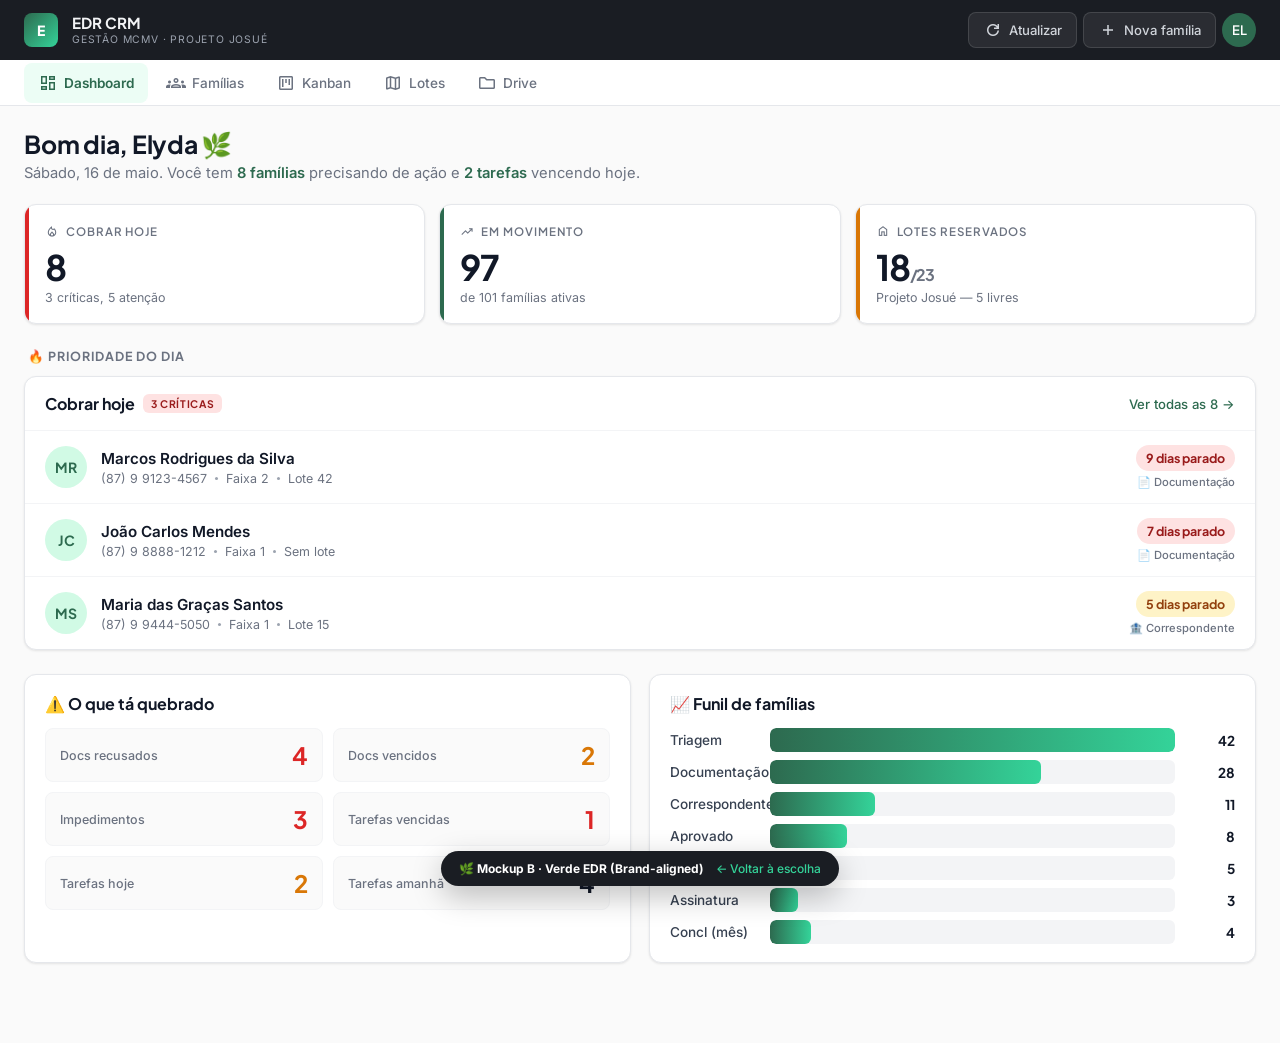
<file: mockups/b.html>
<!doctype html>
<html lang="pt-BR">
<head>
<meta charset="utf-8">
<meta name="viewport" content="width=device-width, initial-scale=1">
<title>Mockup B · Verde EDR · EDR CRM</title>
<link href="https://fonts.googleapis.com/css2?family=Plus+Jakarta+Sans:wght@500;600;700;800&family=Inter:wght@400;500;600;700&display=swap" rel="stylesheet">
<link href="https://fonts.googleapis.com/css2?family=Material+Symbols+Outlined:opsz,wght,FILL,GRAD@20..48,100..700,0..1,-50..200&display=swap" rel="stylesheet">
<style>
:root{
  --primary:#2D6A4F; --primary-hover:#1B4332; --primary-light:#D1FAE5; --primary-surface:#ECFDF5;
  --bg:#FAFAFA; --card:#FFFFFF;
  --border:#E5E7EB; --border-light:#F3F4F6;
  --text:#111827; --text-sec:#374151; --text-muted:#6B7280; --text-obs:#9CA3AF;
  --accent:#34D399; --accent-light:rgba(45,106,79,.1);
  --danger:#DC2626; --warn:#D97706; --info:#0284C7;
  --shadow:0 1px 3px rgba(0,0,0,.06),0 1px 2px rgba(0,0,0,.04);
  --shadow-md:0 4px 6px rgba(0,0,0,.05),0 2px 4px rgba(0,0,0,.04);
  --radius:12px; --radius-sm:8px;
}
*{box-sizing:border-box;margin:0;padding:0}
html{-webkit-font-smoothing:antialiased}
body{font-family:'Inter',sans-serif;background:var(--bg);color:var(--text);min-height:100vh}
.mat{font-family:'Material Symbols Outlined';font-variation-settings:'opsz' 20,'wght' 400,'FILL' 0;font-size:20px;vertical-align:middle}

/* Header preto EDR */
.header{background:#1A1D23;color:#F3F4F6;padding:0 24px;height:60px;display:flex;align-items:center;justify-content:space-between;gap:12px;position:sticky;top:0;z-index:50}
.header-left{display:flex;align-items:center;gap:14px}
.brand-logo{width:34px;height:34px;border-radius:8px;background:linear-gradient(135deg,#2D6A4F,#34D399);color:#fff;display:grid;place-items:center;font-family:'Plus Jakarta Sans';font-weight:800;font-size:14px}
.header-title h1{font-family:'Plus Jakarta Sans',sans-serif;font-size:.95rem;font-weight:700;color:#F3F4F6;line-height:1.2}
.header-title .sub{font-size:.65rem;color:#9CA3AF;letter-spacing:.8px;text-transform:uppercase}
.header-right{display:flex;align-items:center;gap:6px}
.hbtn{background:rgba(255,255,255,.07);border:1px solid rgba(255,255,255,.12);color:#D1D5DB;padding:0 14px;height:36px;border-radius:var(--radius-sm);cursor:pointer;font-size:.82rem;font-family:'Inter',sans-serif;font-weight:500;display:flex;align-items:center;gap:6px}
.hbtn:hover{background:rgba(255,255,255,.13)}
.avatar-circle{width:34px;height:34px;border-radius:50%;background:var(--primary);color:#fff;display:grid;place-items:center;font-weight:600;font-family:'Plus Jakarta Sans';font-size:13px}

/* Tabs sub-header */
.subtabs{background:#FFFFFF;border-bottom:1px solid var(--border);padding:0 24px;display:flex;gap:4px;height:46px;align-items:center;position:sticky;top:60px;z-index:40}
.tab{padding:8px 14px;font-size:.85rem;font-weight:500;color:var(--text-muted);border-radius:var(--radius-sm);cursor:pointer;display:flex;align-items:center;gap:6px}
.tab:hover{background:var(--border-light);color:var(--text)}
.tab.active{background:var(--primary-surface);color:var(--primary);font-weight:600}

/* Main */
main{padding:22px 24px 80px;max-width:1280px;margin:0 auto}

.hero{margin-bottom:22px}
.hero h1{font-family:'Plus Jakarta Sans',sans-serif;font-size:1.55rem;font-weight:700;color:var(--text);letter-spacing:-.01em;margin-bottom:4px}
.hero .greet-sub{font-size:.92rem;color:var(--text-muted)}
.hero .greet-sub b{color:var(--primary);font-weight:600}

/* Resumo do dia - 3 cards top */
.day-cards{display:grid;grid-template-columns:repeat(3,1fr);gap:14px;margin-bottom:24px}
.day-card{background:var(--card);border:1px solid var(--border);border-radius:var(--radius);padding:18px 20px;box-shadow:var(--shadow);position:relative;overflow:hidden}
.day-card .accent-bar{position:absolute;left:0;top:0;bottom:0;width:4px;background:var(--primary)}
.day-card.urgent .accent-bar{background:var(--danger)}
.day-card.attn .accent-bar{background:var(--warn)}
.dc-label{font-family:'Plus Jakarta Sans';font-size:.72rem;font-weight:600;color:var(--text-muted);text-transform:uppercase;letter-spacing:.08em;margin-bottom:10px;display:flex;align-items:center;gap:6px}
.dc-value{font-family:'Plus Jakarta Sans';font-size:2.2rem;font-weight:700;color:var(--text);line-height:1;letter-spacing:-.03em}
.dc-sub{font-size:.78rem;color:var(--text-muted);margin-top:6px}

/* Cobrar Hoje */
.section-title{font-family:'Plus Jakarta Sans';font-size:.78rem;font-weight:700;color:var(--text-muted);text-transform:uppercase;letter-spacing:.08em;margin:0 0 12px 4px}

.cobrar-card{background:var(--card);border:1px solid var(--border);border-radius:var(--radius);box-shadow:var(--shadow);margin-bottom:24px;overflow:hidden}
.cobrar-head{padding:16px 20px;display:flex;align-items:center;justify-content:space-between;border-bottom:1px solid var(--border-light)}
.ch-title{font-family:'Plus Jakarta Sans';font-size:1rem;font-weight:700;display:flex;align-items:center;gap:8px}
.badge-fire{background:#FEE2E2;color:#991B1B;font-size:.65rem;font-weight:700;padding:3px 8px;border-radius:6px;text-transform:uppercase;letter-spacing:.06em}
.ch-link{font-size:.82rem;color:var(--primary);font-weight:500;cursor:pointer;text-decoration:none}

.fam-item{padding:14px 20px;display:grid;grid-template-columns:auto 1fr auto;gap:14px;align-items:center;border-bottom:1px solid var(--border-light);transition:.15s;cursor:pointer}
.fam-item:last-child{border-bottom:none}
.fam-item:hover{background:var(--primary-surface)}
.fam-avatar{width:42px;height:42px;border-radius:50%;background:var(--primary-light);color:var(--primary);display:grid;place-items:center;font-family:'Plus Jakarta Sans';font-weight:700;font-size:14px}
.fam-info .fname{font-weight:600;font-size:.95rem;color:var(--text)}
.fam-info .fmeta{font-size:.78rem;color:var(--text-muted);margin-top:3px;display:flex;align-items:center;gap:8px}
.fam-info .fmeta .dot{width:3px;height:3px;border-radius:50%;background:var(--text-obs)}
.fam-right{text-align:right}
.days-pill{display:inline-flex;align-items:center;gap:5px;padding:5px 10px;border-radius:999px;font-family:'Plus Jakarta Sans';font-size:.78rem;font-weight:700;background:#FEE2E2;color:#991B1B}
.days-pill.warn{background:#FEF3C7;color:#92400E}
.stage-tag{font-size:.7rem;color:var(--text-muted);margin-top:4px;display:block;font-weight:500}

/* Quebrado + Funil em grid 2col */
.bottom-grid{display:grid;grid-template-columns:1fr 1fr;gap:18px}
.qcard,.fcard{background:var(--card);border:1px solid var(--border);border-radius:var(--radius);box-shadow:var(--shadow);padding:18px 20px}
.qcard h3,.fcard h3{font-family:'Plus Jakarta Sans';font-size:1rem;font-weight:700;margin-bottom:14px;display:flex;align-items:center;gap:8px}

.q-grid{display:grid;grid-template-columns:1fr 1fr;gap:10px}
.q-pill{padding:14px;background:var(--bg);border:1px solid var(--border-light);border-radius:var(--radius-sm);display:flex;align-items:center;justify-content:space-between}
.q-pill .ql{font-size:.78rem;color:var(--text-muted);font-weight:500}
.q-pill .qv{font-family:'Plus Jakarta Sans';font-size:1.5rem;font-weight:700;color:var(--text);line-height:1}
.q-pill.r .qv{color:var(--danger)}
.q-pill.y .qv{color:var(--warn)}

/* Funil EDR style - barras */
.funil-list{display:flex;flex-direction:column;gap:8px}
.funil-row{display:grid;grid-template-columns:90px 1fr 50px;align-items:center;gap:10px;font-size:.85rem}
.funil-row .stg{color:var(--text-sec);font-weight:500}
.funil-row .bar{height:24px;background:var(--border-light);border-radius:6px;overflow:hidden;position:relative}
.funil-row .bar-fill{height:100%;background:linear-gradient(90deg,var(--primary),var(--accent));border-radius:6px;transition:.3s}
.funil-row .cnt{font-family:'Plus Jakarta Sans';font-weight:700;text-align:right;color:var(--text)}

/* Footer mockup */
.mockup-footer{position:fixed;bottom:14px;left:50%;transform:translateX(-50%);background:#1A1D23;color:#fff;padding:10px 18px;border-radius:999px;font-size:12px;display:flex;align-items:center;gap:12px;box-shadow:0 10px 30px rgba(0,0,0,.25);z-index:60;font-family:'Inter'}
.mockup-footer a{color:#34D399;text-decoration:none;font-weight:500}
</style>
</head>
<body>

<header class="header">
  <div class="header-left">
    <div class="brand-logo">E</div>
    <div class="header-title">
      <h1>EDR CRM</h1>
      <div class="sub">Gestão MCMV · Projeto Josué</div>
    </div>
  </div>
  <div class="header-right">
    <button class="hbtn"><span class="mat">refresh</span> Atualizar</button>
    <button class="hbtn"><span class="mat">add</span> Nova família</button>
    <div class="avatar-circle">EL</div>
  </div>
</header>

<nav class="subtabs">
  <div class="tab active"><span class="mat">dashboard</span> Dashboard</div>
  <div class="tab"><span class="mat">groups</span> Famílias</div>
  <div class="tab"><span class="mat">view_kanban</span> Kanban</div>
  <div class="tab"><span class="mat">map</span> Lotes</div>
  <div class="tab"><span class="mat">folder</span> Drive</div>
</nav>

<main>
  <div class="hero">
    <h1>Bom dia, Elyda 🌿</h1>
    <p class="greet-sub">Sábado, 16 de maio. Você tem <b>8 famílias</b> precisando de ação e <b>2 tarefas</b> vencendo hoje.</p>
  </div>

  <!-- Resumo do dia -->
  <div class="day-cards">
    <div class="day-card urgent">
      <span class="accent-bar"></span>
      <div class="dc-label"><span class="mat" style="font-size:14px">local_fire_department</span> Cobrar hoje</div>
      <div class="dc-value">8</div>
      <div class="dc-sub">3 críticas, 5 atenção</div>
    </div>
    <div class="day-card">
      <span class="accent-bar"></span>
      <div class="dc-label"><span class="mat" style="font-size:14px">trending_up</span> Em movimento</div>
      <div class="dc-value">97</div>
      <div class="dc-sub">de 101 famílias ativas</div>
    </div>
    <div class="day-card attn">
      <span class="accent-bar"></span>
      <div class="dc-label"><span class="mat" style="font-size:14px">home</span> Lotes reservados</div>
      <div class="dc-value">18<span style="font-size:1rem;color:var(--text-muted)">/23</span></div>
      <div class="dc-sub">Projeto Josué — 5 livres</div>
    </div>
  </div>

  <!-- Cobrar Hoje -->
  <h3 class="section-title">🔥 Prioridade do dia</h3>
  <div class="cobrar-card">
    <header class="cobrar-head">
      <div class="ch-title">Cobrar hoje <span class="badge-fire">3 críticas</span></div>
      <a class="ch-link">Ver todas as 8 →</a>
    </header>

    <div class="fam-item">
      <div class="fam-avatar">MR</div>
      <div class="fam-info">
        <div class="fname">Marcos Rodrigues da Silva</div>
        <div class="fmeta">(87) 9 9123-4567 <span class="dot"></span> Faixa 2 <span class="dot"></span> Lote 42</div>
      </div>
      <div class="fam-right">
        <span class="days-pill">9 dias parado</span>
        <span class="stage-tag">📄 Documentação</span>
      </div>
    </div>

    <div class="fam-item">
      <div class="fam-avatar">JC</div>
      <div class="fam-info">
        <div class="fname">João Carlos Mendes</div>
        <div class="fmeta">(87) 9 8888-1212 <span class="dot"></span> Faixa 1 <span class="dot"></span> Sem lote</div>
      </div>
      <div class="fam-right">
        <span class="days-pill">7 dias parado</span>
        <span class="stage-tag">📄 Documentação</span>
      </div>
    </div>

    <div class="fam-item">
      <div class="fam-avatar">MS</div>
      <div class="fam-info">
        <div class="fname">Maria das Graças Santos</div>
        <div class="fmeta">(87) 9 9444-5050 <span class="dot"></span> Faixa 1 <span class="dot"></span> Lote 15</div>
      </div>
      <div class="fam-right">
        <span class="days-pill warn">5 dias parado</span>
        <span class="stage-tag">🏦 Correspondente</span>
      </div>
    </div>
  </div>

  <!-- Bottom grid -->
  <div class="bottom-grid">
    <section class="qcard">
      <h3>⚠️ O que tá quebrado</h3>
      <div class="q-grid">
        <div class="q-pill r"><span class="ql">Docs recusados</span><span class="qv">4</span></div>
        <div class="q-pill y"><span class="ql">Docs vencidos</span><span class="qv">2</span></div>
        <div class="q-pill r"><span class="ql">Impedimentos</span><span class="qv">3</span></div>
        <div class="q-pill r"><span class="ql">Tarefas vencidas</span><span class="qv">1</span></div>
        <div class="q-pill y"><span class="ql">Tarefas hoje</span><span class="qv">2</span></div>
        <div class="q-pill"><span class="ql">Tarefas amanhã</span><span class="qv">4</span></div>
      </div>
    </section>

    <section class="fcard">
      <h3>📈 Funil de famílias</h3>
      <div class="funil-list">
        <div class="funil-row"><span class="stg">Triagem</span><div class="bar"><div class="bar-fill" style="width:100%"></div></div><span class="cnt">42</span></div>
        <div class="funil-row"><span class="stg">Documentação</span><div class="bar"><div class="bar-fill" style="width:67%"></div></div><span class="cnt">28</span></div>
        <div class="funil-row"><span class="stg">Correspondente</span><div class="bar"><div class="bar-fill" style="width:26%"></div></div><span class="cnt">11</span></div>
        <div class="funil-row"><span class="stg">Aprovado</span><div class="bar"><div class="bar-fill" style="width:19%"></div></div><span class="cnt">8</span></div>
        <div class="funil-row"><span class="stg">Prefeitura</span><div class="bar"><div class="bar-fill" style="width:12%"></div></div><span class="cnt">5</span></div>
        <div class="funil-row"><span class="stg">Assinatura</span><div class="bar"><div class="bar-fill" style="width:7%"></div></div><span class="cnt">3</span></div>
        <div class="funil-row"><span class="stg">Concl (mês)</span><div class="bar"><div class="bar-fill" style="width:10%"></div></div><span class="cnt">4</span></div>
      </div>
    </section>
  </div>

</main>

<div class="mockup-footer">
  <span>🌿 <b>Mockup B · Verde EDR (Brand-aligned)</b></span>
  <a href="index.html">← Voltar à escolha</a>
</div>
</body>
</html>
</file>
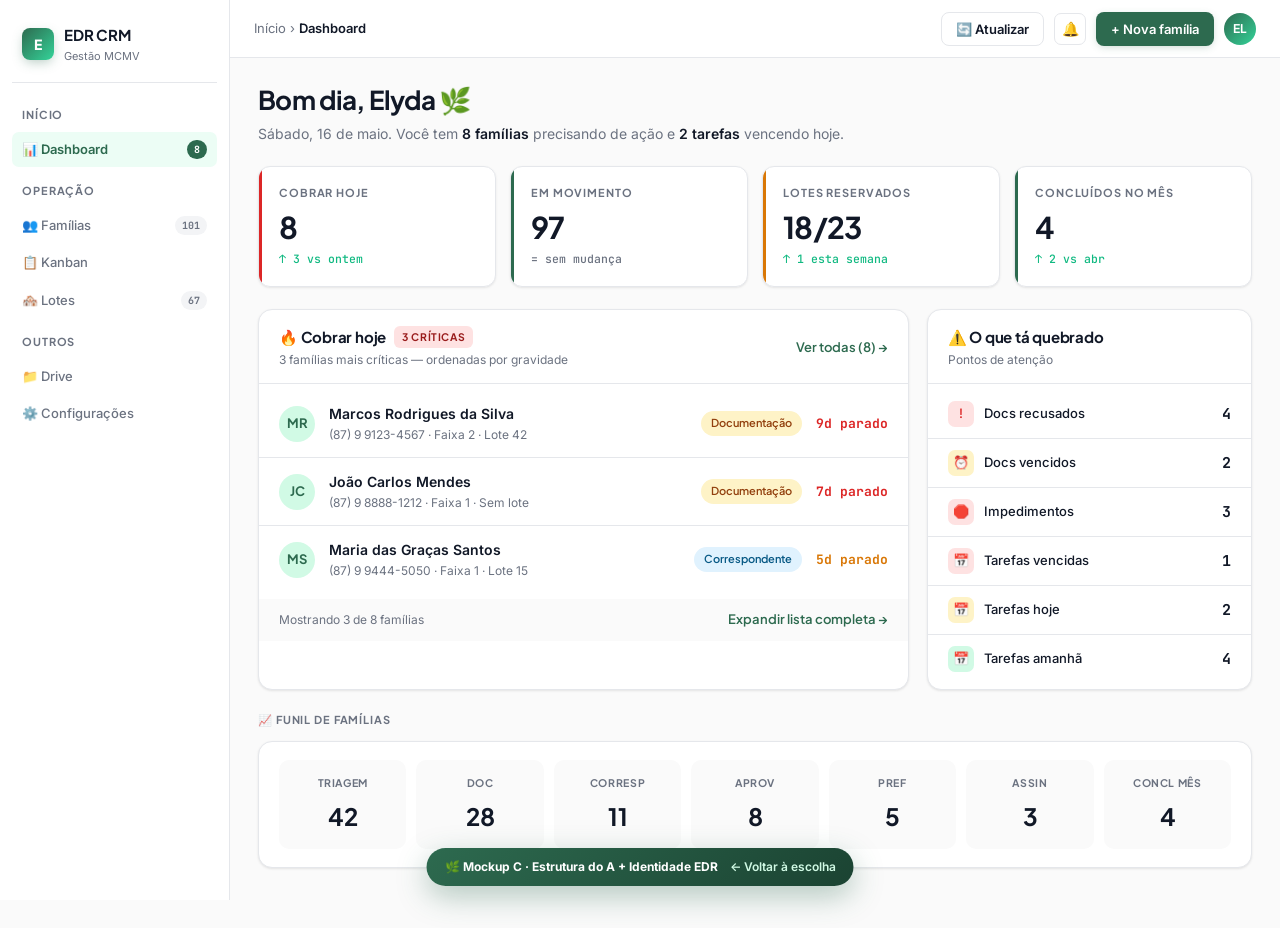
<file: mockups/c.html>
<!doctype html>
<html lang="pt-BR">
<head>
<meta charset="utf-8">
<meta name="viewport" content="width=device-width, initial-scale=1">
<title>Mockup C · Híbrido A+EDR · EDR CRM</title>
<link href="https://fonts.googleapis.com/css2?family=Plus+Jakarta+Sans:wght@500;600;700;800&family=Inter:wght@400;500;600;700&family=JetBrains+Mono:wght@500;700&display=swap" rel="stylesheet">
<style>
:root{
  /* Paleta EDR System */
  --bg:#FFFFFF; --bg-soft:#FAFAFA; --bg-card:#FFFFFF; --bg-hover:#F3F4F6;
  --border:#E5E7EB; --border-strong:#D1D5DB;
  --text:#111827; --text-muted:#6B7280; --text-sec:#374151;
  --primary:#2D6A4F; --primary-hover:#1B4332; --primary-soft:#D1FAE5; --primary-surface:#ECFDF5;
  --accent:#34D399;
  --success:#10B981; --success-soft:#D1FAE5;
  --warn:#D97706; --warn-soft:#FEF3C7;
  --danger:#DC2626; --danger-soft:#FEE2E2;
  --info:#0284C7; --info-soft:#E0F2FE;
  --shadow:0 1px 2px rgba(0,0,0,.04),0 1px 3px rgba(0,0,0,.06);
  --shadow-md:0 4px 6px rgba(0,0,0,.05),0 2px 4px rgba(0,0,0,.04);
}
*{box-sizing:border-box}
html,body{margin:0;padding:0}
body{font-family:'Inter',-apple-system,sans-serif;background:var(--bg-soft);color:var(--text);font-size:14px;line-height:1.5;-webkit-font-smoothing:antialiased;display:grid;grid-template-columns:230px 1fr;min-height:100vh}
.heading{font-family:'Plus Jakarta Sans',sans-serif;font-weight:700;letter-spacing:-.02em}
.mono{font-family:'JetBrains Mono',monospace;font-feature-settings:"tnum"}

.sidebar{background:#FFFFFF;border-right:1px solid var(--border);padding:20px 12px;display:flex;flex-direction:column;gap:2px;position:sticky;top:0;height:100vh}
.brand{display:flex;align-items:center;gap:10px;padding:4px 10px 18px;margin-bottom:8px;border-bottom:1px solid var(--border)}
.brand-logo{width:32px;height:32px;border-radius:8px;background:linear-gradient(135deg,var(--primary),var(--accent));color:#fff;display:grid;place-items:center;font-family:'Plus Jakarta Sans';font-weight:800;font-size:14px;box-shadow:0 4px 12px -2px rgba(45,106,79,.35)}
.brand-name{font-family:'Plus Jakarta Sans';font-weight:700;font-size:15px;letter-spacing:-.01em}
.brand-sub{font-size:11px;color:var(--text-muted);margin-top:1px}
.sidebar-label{font-family:'Plus Jakarta Sans';font-size:11px;font-weight:700;color:var(--text-muted);text-transform:uppercase;letter-spacing:.08em;padding:14px 10px 6px}
.nav-item{display:flex;align-items:center;gap:10px;padding:8px 10px;border-radius:7px;color:var(--text-muted);text-decoration:none;font-size:13px;font-weight:500;cursor:pointer;transition:all .12s}
.nav-item:hover{background:var(--bg-hover);color:var(--text)}
.nav-item.active{background:var(--primary-surface);color:var(--primary);font-weight:600}
.nav-badge{margin-left:auto;font-family:'JetBrains Mono';font-size:10px;font-weight:700;background:var(--bg-hover);color:var(--text-muted);padding:2px 7px;border-radius:999px}
.nav-item.active .nav-badge{background:var(--primary);color:#fff}

.topbar{height:58px;border-bottom:1px solid var(--border);padding:0 24px;display:flex;align-items:center;justify-content:space-between;background:#FFFFFF;position:sticky;top:0;z-index:20}
.breadcrumb{font-size:13px;color:var(--text-muted)}
.breadcrumb b{color:var(--text);font-weight:600}
.topbar-actions{display:flex;align-items:center;gap:10px}
.icon-btn{width:32px;height:32px;display:grid;place-items:center;border-radius:7px;border:1px solid var(--border);background:var(--bg);color:var(--text-muted);cursor:pointer;font-size:14px}
.icon-btn:hover{border-color:var(--primary);color:var(--primary);background:var(--primary-surface)}
.avatar{width:32px;height:32px;border-radius:50%;background:linear-gradient(135deg,var(--primary),var(--accent));color:white;display:grid;place-items:center;font-family:'Plus Jakarta Sans';font-weight:700;font-size:12px}
.btn{display:inline-flex;align-items:center;gap:6px;padding:8px 14px;border-radius:8px;font-size:13px;font-weight:600;cursor:pointer;border:1px solid transparent;font-family:'Inter';transition:.15s}
.btn-primary{background:var(--primary);color:white;box-shadow:0 2px 8px -2px rgba(45,106,79,.3)}
.btn-primary:hover{background:var(--primary-hover)}
.btn-ghost{background:transparent;color:var(--text);border-color:var(--border)}
.btn-ghost:hover{background:var(--bg-hover);border-color:var(--text-muted)}

main{padding:22px 28px 60px}
.hero{display:flex;align-items:flex-end;justify-content:space-between;gap:24px;margin-bottom:22px;flex-wrap:wrap}
.hero h1{font-family:'Plus Jakarta Sans';margin:0 0 4px;font-size:26px;font-weight:700;letter-spacing:-.025em}
.hero p{margin:0;color:var(--text-muted);font-size:14px}
.hero p b{color:var(--text);font-weight:600}

/* KPIs topo */
.kpi-grid{display:grid;grid-template-columns:repeat(4,1fr);gap:14px;margin-bottom:22px}
.kpi{background:var(--bg-card);border:1px solid var(--border);border-radius:12px;padding:18px 20px;box-shadow:var(--shadow);position:relative;overflow:hidden}
.kpi::before{content:'';position:absolute;left:0;top:0;bottom:0;width:3px;background:var(--primary)}
.kpi.urgent::before{background:var(--danger)}
.kpi.attn::before{background:var(--warn)}
.kpi-label{font-family:'Plus Jakarta Sans';font-size:11px;font-weight:700;color:var(--text-muted);text-transform:uppercase;letter-spacing:.08em;margin-bottom:10px}
.kpi-value{font-family:'Plus Jakarta Sans';font-size:30px;font-weight:700;letter-spacing:-.025em;line-height:1}
.kpi-delta{font-family:'JetBrains Mono';font-size:11.5px;font-weight:500;margin-top:8px;display:inline-flex;align-items:center;gap:3px}
.kpi-delta.up{color:var(--success)}
.kpi-delta.down{color:var(--danger)}
.kpi-delta.flat{color:var(--text-muted)}

/* Bloco principal Cobrar Hoje */
.dash-grid{display:grid;grid-template-columns:2fr 1fr;gap:18px;margin-bottom:22px}
.card{background:var(--bg-card);border:1px solid var(--border);border-radius:14px;box-shadow:var(--shadow);overflow:hidden}
.card-head{padding:16px 20px 14px;border-bottom:1px solid var(--border);display:flex;align-items:center;justify-content:space-between}
.card-title{font-family:'Plus Jakarta Sans';margin:0;font-size:15px;font-weight:700;letter-spacing:-.015em;display:flex;align-items:center;gap:8px}
.card-sub{margin:3px 0 0;font-size:12px;color:var(--text-muted)}
.card-body{padding:6px 0}
.badge-fire{background:var(--danger-soft);color:#991B1B;font-size:.65rem;font-weight:700;padding:3px 8px;border-radius:6px;text-transform:uppercase;letter-spacing:.06em}

.fam-row{display:grid;grid-template-columns:auto 1fr auto auto;gap:14px;align-items:center;padding:13px 20px;border-bottom:1px solid var(--border);cursor:pointer;transition:.12s}
.fam-row:last-child{border-bottom:none}
.fam-row:hover{background:var(--primary-surface)}
.fam-avatar{width:36px;height:36px;border-radius:50%;background:var(--primary-soft);color:var(--primary);display:grid;place-items:center;font-family:'Plus Jakarta Sans';font-weight:700;font-size:13px}
.fam-name{font-weight:600;font-size:14px;color:var(--text)}
.fam-meta{font-size:12px;color:var(--text-muted);margin-top:2px}
.fam-tag{font-family:'Plus Jakarta Sans';font-size:11px;font-weight:600;padding:4px 10px;border-radius:999px;background:var(--bg-hover);color:var(--text-muted)}
.fam-tag.doc{background:var(--warn-soft);color:#92400E}
.fam-tag.corresp{background:var(--info-soft);color:#075985}
.fam-days{font-family:'JetBrains Mono';font-size:13px;font-weight:700;color:var(--danger);min-width:64px;text-align:right}
.fam-days.warn{color:var(--warn)}

.list-foot{padding:11px 20px;font-size:12px;color:var(--text-muted);background:var(--bg-soft);display:flex;align-items:center;justify-content:space-between}
.link{color:var(--primary);font-family:'Plus Jakarta Sans';font-weight:600;text-decoration:none;cursor:pointer;font-size:13px}
.link:hover{color:var(--primary-hover)}

/* Lateral - O que tá quebrado */
.broken-list{padding:6px 0}
.broken-row{display:flex;align-items:center;justify-content:space-between;padding:11px 20px;font-size:13px;border-bottom:1px solid var(--border)}
.broken-row:last-child{border-bottom:none}
.broken-label{display:flex;align-items:center;gap:10px;color:var(--text);font-weight:500}
.broken-icon{width:26px;height:26px;display:grid;place-items:center;border-radius:7px;font-size:13px}
.bi-r{background:var(--danger-soft);color:var(--danger)}
.bi-y{background:var(--warn-soft);color:var(--warn)}
.bi-g{background:var(--primary-soft);color:var(--primary)}
.broken-count{font-family:'JetBrains Mono';font-weight:700;font-size:15px}

/* Funil */
.funnel-wrap h3{font-family:'Plus Jakarta Sans';margin:0 0 12px;font-size:11px;font-weight:700;color:var(--text-muted);text-transform:uppercase;letter-spacing:.08em}
.funnel{display:grid;grid-template-columns:repeat(7,1fr);gap:10px;background:var(--bg-card);border:1px solid var(--border);border-radius:14px;padding:18px 20px;box-shadow:var(--shadow)}
.fn{text-align:center;padding:14px 6px;border-radius:10px;background:var(--bg-soft);cursor:pointer;transition:.15s;border:1px solid transparent}
.fn:hover{background:var(--primary-surface);border-color:var(--primary-soft)}
.fn-label{font-family:'Plus Jakarta Sans';font-size:10.5px;font-weight:700;color:var(--text-muted);text-transform:uppercase;letter-spacing:.06em;margin-bottom:8px}
.fn-value{font-family:'Plus Jakarta Sans';font-size:24px;font-weight:700;letter-spacing:-.025em;color:var(--text)}

/* Footer mockup */
.mockup-footer{position:fixed;bottom:14px;left:50%;transform:translateX(-50%);background:linear-gradient(135deg,var(--primary),var(--primary-hover));color:#fff;padding:10px 18px;border-radius:999px;font-size:12px;display:flex;align-items:center;gap:12px;box-shadow:0 10px 30px rgba(45,106,79,.35);z-index:50;font-family:'Inter'}
.mockup-footer a{color:#D1FAE5;text-decoration:none;font-weight:600}
.mockup-footer a:hover{color:#fff}
</style>
</head>
<body>
<aside class="sidebar">
  <div class="brand">
    <div class="brand-logo">E</div>
    <div>
      <div class="brand-name">EDR CRM</div>
      <div class="brand-sub">Gestão MCMV</div>
    </div>
  </div>
  <div class="sidebar-label">Início</div>
  <a class="nav-item active">📊 Dashboard <span class="nav-badge">8</span></a>
  <div class="sidebar-label">Operação</div>
  <a class="nav-item">👥 Famílias <span class="nav-badge">101</span></a>
  <a class="nav-item">📋 Kanban</a>
  <a class="nav-item">🏘️ Lotes <span class="nav-badge">67</span></a>
  <div class="sidebar-label">Outros</div>
  <a class="nav-item">📁 Drive</a>
  <a class="nav-item">⚙️ Configurações</a>
</aside>

<div>
  <header class="topbar">
    <div class="breadcrumb">Início › <b>Dashboard</b></div>
    <div class="topbar-actions">
      <button class="btn btn-ghost">🔄 Atualizar</button>
      <div class="icon-btn">🔔</div>
      <button class="btn btn-primary">+ Nova família</button>
      <div class="avatar">EL</div>
    </div>
  </header>

  <main>
    <div class="hero">
      <div>
        <h1>Bom dia, Elyda 🌿</h1>
        <p>Sábado, 16 de maio. Você tem <b>8 famílias</b> precisando de ação e <b>2 tarefas</b> vencendo hoje.</p>
      </div>
    </div>

    <!-- KPIs topo -->
    <div class="kpi-grid">
      <div class="kpi urgent">
        <div class="kpi-label">Cobrar hoje</div>
        <div class="kpi-value">8</div>
        <div class="kpi-delta up">↑ 3 vs ontem</div>
      </div>
      <div class="kpi">
        <div class="kpi-label">Em movimento</div>
        <div class="kpi-value">97</div>
        <div class="kpi-delta flat">= sem mudança</div>
      </div>
      <div class="kpi attn">
        <div class="kpi-label">Lotes reservados</div>
        <div class="kpi-value">18/23</div>
        <div class="kpi-delta up">↑ 1 esta semana</div>
      </div>
      <div class="kpi">
        <div class="kpi-label">Concluídos no mês</div>
        <div class="kpi-value">4</div>
        <div class="kpi-delta up">↑ 2 vs abr</div>
      </div>
    </div>

    <!-- Cobrar Hoje + O que tá quebrado -->
    <div class="dash-grid">
      <section class="card">
        <header class="card-head">
          <div>
            <h2 class="card-title">🔥 Cobrar hoje <span class="badge-fire">3 críticas</span></h2>
            <p class="card-sub">3 famílias mais críticas — ordenadas por gravidade</p>
          </div>
          <a class="link">Ver todas (8) →</a>
        </header>
        <div class="card-body">
          <div class="fam-row">
            <div class="fam-avatar">MR</div>
            <div>
              <div class="fam-name">Marcos Rodrigues da Silva</div>
              <div class="fam-meta">(87) 9 9123-4567 · Faixa 2 · Lote 42</div>
            </div>
            <span class="fam-tag doc">Documentação</span>
            <span class="fam-days">9d parado</span>
          </div>
          <div class="fam-row">
            <div class="fam-avatar">JC</div>
            <div>
              <div class="fam-name">João Carlos Mendes</div>
              <div class="fam-meta">(87) 9 8888-1212 · Faixa 1 · Sem lote</div>
            </div>
            <span class="fam-tag doc">Documentação</span>
            <span class="fam-days">7d parado</span>
          </div>
          <div class="fam-row">
            <div class="fam-avatar">MS</div>
            <div>
              <div class="fam-name">Maria das Graças Santos</div>
              <div class="fam-meta">(87) 9 9444-5050 · Faixa 1 · Lote 15</div>
            </div>
            <span class="fam-tag corresp">Correspondente</span>
            <span class="fam-days warn">5d parado</span>
          </div>
        </div>
        <div class="list-foot">
          <span>Mostrando 3 de 8 famílias</span>
          <a class="link">Expandir lista completa →</a>
        </div>
      </section>

      <section class="card">
        <header class="card-head">
          <div>
            <h2 class="card-title">⚠️ O que tá quebrado</h2>
            <p class="card-sub">Pontos de atenção</p>
          </div>
        </header>
        <div class="broken-list">
          <div class="broken-row">
            <span class="broken-label"><span class="broken-icon bi-r">!</span> Docs recusados</span>
            <span class="broken-count">4</span>
          </div>
          <div class="broken-row">
            <span class="broken-label"><span class="broken-icon bi-y">⏰</span> Docs vencidos</span>
            <span class="broken-count">2</span>
          </div>
          <div class="broken-row">
            <span class="broken-label"><span class="broken-icon bi-r">🛑</span> Impedimentos</span>
            <span class="broken-count">3</span>
          </div>
          <div class="broken-row">
            <span class="broken-label"><span class="broken-icon bi-r">📅</span> Tarefas vencidas</span>
            <span class="broken-count">1</span>
          </div>
          <div class="broken-row">
            <span class="broken-label"><span class="broken-icon bi-y">📅</span> Tarefas hoje</span>
            <span class="broken-count">2</span>
          </div>
          <div class="broken-row">
            <span class="broken-label"><span class="broken-icon bi-g">📅</span> Tarefas amanhã</span>
            <span class="broken-count">4</span>
          </div>
        </div>
      </section>
    </div>

    <!-- Funil -->
    <div class="funnel-wrap">
      <h3>📈 Funil de famílias</h3>
      <div class="funnel">
        <div class="fn"><div class="fn-label">Triagem</div><div class="fn-value">42</div></div>
        <div class="fn"><div class="fn-label">Doc</div><div class="fn-value">28</div></div>
        <div class="fn"><div class="fn-label">Corresp</div><div class="fn-value">11</div></div>
        <div class="fn"><div class="fn-label">Aprov</div><div class="fn-value">8</div></div>
        <div class="fn"><div class="fn-label">Pref</div><div class="fn-value">5</div></div>
        <div class="fn"><div class="fn-label">Assin</div><div class="fn-value">3</div></div>
        <div class="fn"><div class="fn-label">Concl mês</div><div class="fn-value">4</div></div>
      </div>
    </div>
  </main>
</div>

<div class="mockup-footer">
  <span>🌿 <b>Mockup C · Estrutura do A + Identidade EDR</b></span>
  <a href="index.html">← Voltar à escolha</a>
</div>
</body>
</html>
</file>
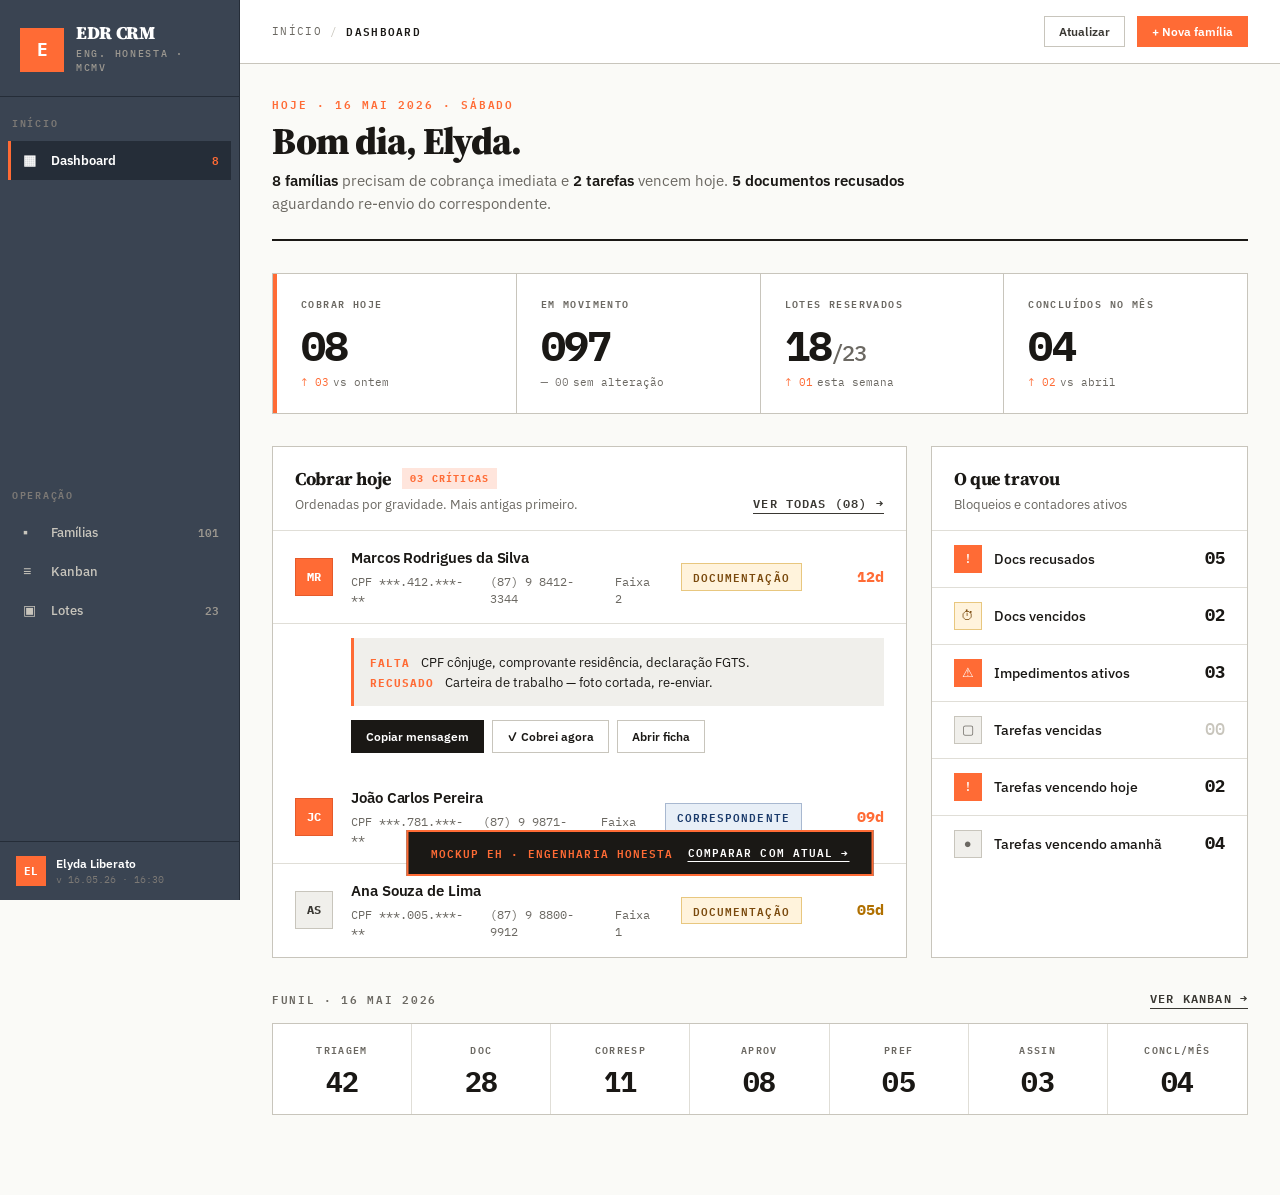
<file: mockups/eh.html>
<!DOCTYPE html>
<html lang="pt-BR">
<head>
<meta charset="UTF-8">
<meta name="viewport" content="width=device-width, initial-scale=1">
<title>Mockup EH · Engenharia Honesta · EDR CRM</title>
<link rel="preconnect" href="https://fonts.googleapis.com">
<link rel="preconnect" href="https://fonts.gstatic.com" crossorigin>
<link href="https://fonts.googleapis.com/css2?family=IBM+Plex+Sans:wght@400;500;600;700&family=IBM+Plex+Mono:wght@400;500;600;700&family=Source+Serif+Pro:wght@600;700;900&display=swap" rel="stylesheet">
<style>
:root{
  /* Paleta Engenharia Honesta */
  --concreto:#8B8680;
  --aco:#3A4452;
  --aco-dark:#252D38;
  --aco-light:#4E5867;
  --papel:#FAFAF7;
  --papel-dark:#F0EFEB;
  --laranja:#FF6B35;
  --laranja-dark:#E55A2A;
  --laranja-soft:#FFE5DC;
  --branco:#FFFFFF;

  --neutral-50:#FAFAF7;
  --neutral-100:#F0EFEB;
  --neutral-200:#E0DED7;
  --neutral-300:#C8C5BC;
  --neutral-400:#9C9890;
  --neutral-500:#6B6862;
  --neutral-700:#3A3833;
  --neutral-900:#1A1815;

  --linha:#E0DED7;
  --linha-forte:#C8C5BC;

  --font-sans:'IBM Plex Sans',-apple-system,sans-serif;
  --font-mono:'IBM Plex Mono',monospace;
  --font-serif:'Source Serif Pro',Georgia,serif;
}

*{box-sizing:border-box;margin:0;padding:0}
html,body{font-family:var(--font-sans);background:var(--papel);color:var(--neutral-900);font-size:14px;line-height:1.5;-webkit-font-smoothing:antialiased}
body{display:grid;grid-template-columns:240px 1fr;min-height:100vh}

a{color:inherit;text-decoration:none;cursor:pointer}

/* ── SIDEBAR — aço escuro com header de obra ────────────── */
aside.sidebar{
  background:var(--aco);
  color:#C8C5BC;
  border-right:1px solid var(--aco-dark);
  display:flex;
  flex-direction:column;
  position:sticky;
  top:0;
  height:100vh;
}

.sb-header{
  padding:24px 20px 20px;
  border-bottom:1px solid var(--aco-dark);
  display:flex;
  align-items:center;
  gap:12px;
}

.sb-mark{
  width:44px;
  height:44px;
  background:var(--laranja);
  display:grid;
  place-items:center;
  font-family:var(--font-mono);
  font-weight:700;
  font-size:18px;
  color:#fff;
  flex-shrink:0;
  /* sem border-radius — quadrado */
}

.sb-brand{font-family:var(--font-serif);font-weight:900;font-size:18px;color:#fff;letter-spacing:-.02em;line-height:1}
.sb-tag{font-family:var(--font-mono);font-size:9.5px;font-weight:500;color:#9C9890;text-transform:uppercase;letter-spacing:.18em;margin-top:5px}

.sb-section{padding:18px 12px 6px;font-family:var(--font-mono);font-size:9.5px;font-weight:600;color:#7C7975;text-transform:uppercase;letter-spacing:.18em}

.sb-nav{flex:1;padding:6px 8px}
.sb-nav a{
  display:flex;
  align-items:center;
  gap:10px;
  padding:9px 12px;
  font-size:13px;
  color:#C8C5BC;
  border-left:3px solid transparent;
  font-weight:500;
  transition:none;
}
.sb-nav a:hover{background:var(--aco-dark);color:#fff}
.sb-nav a.active{background:var(--aco-dark);color:#fff;border-left-color:var(--laranja);font-weight:600}
.sb-nav .ico{font-size:14px;width:18px;display:inline-block}
.sb-nav .ct{margin-left:auto;font-family:var(--font-mono);font-size:11px;font-weight:600;color:#9C9890}
.sb-nav a.active .ct{color:var(--laranja)}

.sb-foot{
  padding:14px 16px;
  border-top:1px solid var(--aco-dark);
  font-size:11px;
  color:#9C9890;
  display:flex;
  align-items:center;
  gap:10px;
}
.sb-foot .user-mark{
  width:30px;
  height:30px;
  background:var(--laranja);
  display:grid;
  place-items:center;
  font-family:var(--font-mono);
  font-weight:700;
  font-size:11px;
  color:#fff;
  flex-shrink:0;
}
.sb-foot .user-meta{line-height:1.3;flex:1;min-width:0}
.sb-foot .user-name{font-weight:600;color:#fff;font-size:12px}
.sb-foot .versao{font-family:var(--font-mono);font-size:10px;color:#7C7975;margin-top:1px}

/* ── TOPBAR — clean, com breadcrumb ────────────────────── */
.topbar{
  height:64px;
  border-bottom:1px solid var(--linha-forte);
  padding:0 32px;
  display:flex;
  align-items:center;
  justify-content:space-between;
  background:#fff;
  position:sticky;
  top:0;
  z-index:10;
}
.crumb{font-family:var(--font-mono);font-size:11px;color:var(--neutral-500);text-transform:uppercase;letter-spacing:.12em;display:flex;align-items:center;gap:8px}
.crumb .sep{color:var(--neutral-300)}
.crumb b{color:var(--neutral-900);font-weight:600}

.topbar-actions{display:flex;align-items:center;gap:12px}

.btn{
  font-family:var(--font-sans);
  font-weight:600;
  font-size:13px;
  padding:10px 18px;
  border:1px solid transparent;
  cursor:pointer;
  display:inline-flex;
  align-items:center;
  gap:8px;
  transition:none;
  /* sem border-radius */
}
.btn-cta{background:var(--laranja);color:#fff}
.btn-cta:hover{background:var(--laranja-dark)}
.btn-ghost{background:#fff;border-color:var(--linha-forte);color:var(--neutral-700)}
.btn-ghost:hover{border-color:var(--neutral-900);color:var(--neutral-900)}
.btn-sm{padding:7px 14px;font-size:12px}

/* ── CONTEÚDO ──────────────────────────────────────────── */
main{padding:32px 32px 80px;max-width:1500px}

.hero{margin-bottom:32px;border-bottom:2px solid var(--neutral-900);padding-bottom:24px}
.hero-tag{font-family:var(--font-mono);font-size:11px;font-weight:600;color:var(--laranja);text-transform:uppercase;letter-spacing:.18em;margin-bottom:8px}
.hero h1{font-family:var(--font-serif);font-size:38px;font-weight:900;color:var(--neutral-900);letter-spacing:-.03em;line-height:1.1;margin-bottom:8px}
.hero p{font-size:15px;color:var(--neutral-500);max-width:680px}
.hero p b{color:var(--neutral-900);font-weight:600}

/* KPIs — métrica grande tipo placa de obra */
.kpi-row{display:grid;grid-template-columns:repeat(4,1fr);gap:1px;background:var(--linha-forte);margin-bottom:32px;border:1px solid var(--linha-forte)}
.kpi{background:#fff;padding:22px 24px;position:relative}
.kpi.alarm{background:#fff;border-left:4px solid var(--laranja)}
.kpi-lbl{font-family:var(--font-mono);font-size:10px;font-weight:600;color:var(--neutral-500);text-transform:uppercase;letter-spacing:.14em;margin-bottom:14px;display:block}
.kpi-num{font-family:var(--font-mono);font-size:42px;font-weight:700;color:var(--neutral-900);line-height:1;letter-spacing:-.04em;font-feature-settings:"tnum"}
.kpi-num .denom{font-size:22px;font-weight:500;color:var(--neutral-500)}
.kpi-sub{font-family:var(--font-mono);font-size:10.5px;color:var(--neutral-500);margin-top:8px;display:flex;align-items:center;gap:4px}
.kpi-sub .up{color:var(--laranja)}
.kpi-sub .dn{color:#7C7975}

/* Bloco principal */
.grid{display:grid;grid-template-columns:2fr 1fr;gap:24px;margin-bottom:32px}

.section{background:#fff;border:1px solid var(--linha-forte)}
.section-head{
  padding:18px 22px 16px;
  border-bottom:1px solid var(--linha);
  display:flex;
  align-items:flex-end;
  justify-content:space-between;
  gap:12px;
}
.section-title{font-family:var(--font-serif);font-size:18px;font-weight:700;color:var(--neutral-900);letter-spacing:-.02em;display:flex;align-items:center;gap:10px}
.section-tag{font-family:var(--font-mono);font-size:10px;font-weight:700;color:var(--laranja);background:var(--laranja-soft);padding:3px 8px;text-transform:uppercase;letter-spacing:.12em}
.section-sub{font-size:12.5px;color:var(--neutral-500);margin-top:3px}
.section-link{font-family:var(--font-mono);font-size:11.5px;font-weight:600;color:var(--neutral-700);text-transform:uppercase;letter-spacing:.1em;border-bottom:1px solid var(--neutral-700);padding-bottom:1px}
.section-link:hover{color:var(--laranja);border-color:var(--laranja)}

/* Linhas de família — denso, tipo planilha técnica */
.fam-row{
  display:grid;
  grid-template-columns:auto 1fr auto auto;
  gap:18px;
  align-items:center;
  padding:16px 22px;
  border-bottom:1px solid var(--linha);
  cursor:pointer;
}
.fam-row:last-child{border-bottom:none}
.fam-row:hover{background:var(--papel-dark)}

.fam-marker{
  width:38px;
  height:38px;
  background:var(--neutral-100);
  border:1px solid var(--linha-forte);
  color:var(--neutral-700);
  display:grid;
  place-items:center;
  font-family:var(--font-mono);
  font-weight:700;
  font-size:12px;
  flex-shrink:0;
}
.fam-row.crit .fam-marker{background:var(--laranja);border-color:var(--laranja-dark);color:#fff}
.fam-name{font-weight:600;font-size:14.5px;color:var(--neutral-900);letter-spacing:-.005em}
.fam-meta{font-family:var(--font-mono);font-size:11.5px;color:var(--neutral-500);margin-top:4px;display:flex;gap:14px}
.fam-meta span{display:inline-flex;align-items:center;gap:5px}

.fam-stage{font-family:var(--font-mono);font-size:10.5px;font-weight:600;color:var(--neutral-700);background:var(--neutral-100);padding:5px 11px;text-transform:uppercase;letter-spacing:.1em;white-space:nowrap;border:1px solid var(--linha-forte)}
.fam-stage.doc{background:#FFF3DC;color:#7A4A0E;border-color:#E8C77F}
.fam-stage.corresp{background:#E8EFF7;color:#1A3A6B;border-color:#A8B8D0}

.fam-dias{font-family:var(--font-mono);font-size:15px;font-weight:700;text-align:right;min-width:64px}
.fam-dias.red{color:var(--laranja)}
.fam-dias.yellow{color:#B07000}
.fam-dias.gray{color:var(--neutral-500);font-weight:500}

/* Pendências dentro do card de família */
.fam-pend{
  margin:14px 22px 14px 78px;
  padding:14px 16px;
  background:var(--papel-dark);
  border-left:3px solid var(--laranja);
  font-size:12.5px;
  line-height:1.6;
}
.fam-pend strong{font-family:var(--font-mono);font-size:10.5px;font-weight:700;text-transform:uppercase;letter-spacing:.1em;color:var(--laranja);margin-right:8px}

.fam-actions{display:flex;gap:8px;margin:0 22px 18px 78px}
.fam-act{
  font-family:var(--font-sans);
  font-size:12px;
  font-weight:600;
  padding:8px 14px;
  border:1px solid var(--linha-forte);
  background:#fff;
  color:var(--neutral-900);
  cursor:pointer;
  display:inline-flex;
  align-items:center;
  gap:6px;
}
.fam-act:hover{border-color:var(--neutral-900)}
.fam-act.primary{background:var(--neutral-900);color:#fff;border-color:var(--neutral-900)}
.fam-act.primary:hover{background:var(--aco)}

/* "O que tá quebrado" — barra técnica */
.broken-row{display:flex;align-items:center;justify-content:space-between;padding:14px 22px;border-bottom:1px solid var(--linha);font-size:13.5px}
.broken-row:last-child{border-bottom:none}
.broken-label{display:flex;align-items:center;gap:12px;color:var(--neutral-900);font-weight:500}
.broken-mark{width:28px;height:28px;display:grid;place-items:center;font-size:13px;border:1px solid var(--linha-forte);background:#fff;color:var(--neutral-700)}
.broken-mark.r{background:var(--laranja);color:#fff;border-color:var(--laranja)}
.broken-mark.y{background:#FFF3DC;color:#7A4A0E;border-color:#E8C77F}
.broken-mark.g{background:var(--neutral-100);color:var(--neutral-500);border-color:var(--linha-forte)}
.broken-count{font-family:var(--font-mono);font-size:17px;font-weight:700;color:var(--neutral-900)}
.broken-count.zero{color:var(--neutral-300);font-weight:500}

/* Funil — sete colunas alinhadas como cronograma */
.funil-head{font-family:var(--font-mono);font-size:10.5px;font-weight:600;color:var(--neutral-500);text-transform:uppercase;letter-spacing:.16em;margin-bottom:14px;display:flex;align-items:center;justify-content:space-between}
.funil{display:grid;grid-template-columns:repeat(7,1fr);background:#fff;border:1px solid var(--linha-forte)}
.fn-col{padding:18px 12px;border-right:1px solid var(--linha);text-align:center;cursor:pointer}
.fn-col:last-child{border-right:none}
.fn-col:hover{background:var(--papel-dark)}
.fn-col .lbl{font-family:var(--font-mono);font-size:9.5px;font-weight:600;color:var(--neutral-500);text-transform:uppercase;letter-spacing:.14em;margin-bottom:12px}
.fn-col .val{font-family:var(--font-mono);font-size:28px;font-weight:700;color:var(--neutral-900);letter-spacing:-.02em;line-height:1}

/* Footer-faixa "mockup" */
.mockup-tag{position:fixed;bottom:24px;left:50%;transform:translateX(-50%);background:var(--neutral-900);color:var(--laranja);font-family:var(--font-mono);font-size:11px;font-weight:600;padding:12px 22px;letter-spacing:.1em;text-transform:uppercase;border:2px solid var(--laranja);display:flex;align-items:center;gap:14px}
.mockup-tag a{color:#fff;border-bottom:1px solid #fff;padding-bottom:1px}
.mockup-tag a:hover{color:var(--laranja);border-color:var(--laranja)}
</style>
</head>
<body>

<aside class="sidebar">
  <div class="sb-header">
    <div class="sb-mark">E</div>
    <div>
      <div class="sb-brand">EDR CRM</div>
      <div class="sb-tag">Eng. Honesta · MCMV</div>
    </div>
  </div>

  <div class="sb-section">Início</div>
  <nav class="sb-nav">
    <a class="active"><span class="ico">▦</span> Dashboard <span class="ct">8</span></a>
  </nav>

  <div class="sb-section">Operação</div>
  <nav class="sb-nav">
    <a><span class="ico">▪</span> Famílias <span class="ct">101</span></a>
    <a><span class="ico">≡</span> Kanban</a>
    <a><span class="ico">▣</span> Lotes <span class="ct">23</span></a>
  </nav>

  <div class="sb-foot">
    <div class="user-mark">EL</div>
    <div class="user-meta">
      <div class="user-name">Elyda Liberato</div>
      <div class="versao">v 16.05.26 · 16:30</div>
    </div>
  </div>
</aside>

<div>
  <header class="topbar">
    <div class="crumb">Início <span class="sep">/</span> <b>Dashboard</b></div>
    <div class="topbar-actions">
      <button class="btn btn-ghost btn-sm">Atualizar</button>
      <button class="btn btn-cta btn-sm">+ Nova família</button>
    </div>
  </header>

  <main>
    <section class="hero">
      <div class="hero-tag">Hoje · 16 Mai 2026 · Sábado</div>
      <h1>Bom dia, Elyda.</h1>
      <p><b>8 famílias</b> precisam de cobrança imediata e <b>2 tarefas</b> vencem hoje. <b>5 documentos recusados</b> aguardando re-envio do correspondente.</p>
    </section>

    <!-- KPIs estilo placa de obra -->
    <div class="kpi-row">
      <div class="kpi alarm">
        <span class="kpi-lbl">Cobrar hoje</span>
        <div class="kpi-num">08</div>
        <div class="kpi-sub"><span class="up">↑ 03</span> vs ontem</div>
      </div>
      <div class="kpi">
        <span class="kpi-lbl">Em movimento</span>
        <div class="kpi-num">097</div>
        <div class="kpi-sub"><span class="dn">─ 00</span> sem alteração</div>
      </div>
      <div class="kpi">
        <span class="kpi-lbl">Lotes reservados</span>
        <div class="kpi-num">18<span class="denom">/23</span></div>
        <div class="kpi-sub"><span class="up">↑ 01</span> esta semana</div>
      </div>
      <div class="kpi">
        <span class="kpi-lbl">Concluídos no mês</span>
        <div class="kpi-num">04</div>
        <div class="kpi-sub"><span class="up">↑ 02</span> vs abril</div>
      </div>
    </div>

    <!-- Cobrar Hoje + Quebrado -->
    <div class="grid">
      <section class="section">
        <header class="section-head">
          <div>
            <h2 class="section-title">Cobrar hoje <span class="section-tag">03 críticas</span></h2>
            <p class="section-sub">Ordenadas por gravidade. Mais antigas primeiro.</p>
          </div>
          <a class="section-link">Ver todas (08) →</a>
        </header>

        <article>
          <div class="fam-row crit">
            <div class="fam-marker">MR</div>
            <div>
              <div class="fam-name">Marcos Rodrigues da Silva</div>
              <div class="fam-meta">
                <span>CPF ***.412.***-**</span>
                <span>(87) 9 8412-3344</span>
                <span>Faixa 2</span>
              </div>
            </div>
            <div class="fam-stage doc">Documentação</div>
            <div class="fam-dias red">12d</div>
          </div>
          <div class="fam-pend">
            <strong>Falta</strong> CPF cônjuge, comprovante residência, declaração FGTS.<br>
            <strong>Recusado</strong> Carteira de trabalho — foto cortada, re-enviar.
          </div>
          <div class="fam-actions">
            <button class="fam-act primary">Copiar mensagem</button>
            <button class="fam-act">✓ Cobrei agora</button>
            <button class="fam-act">Abrir ficha</button>
          </div>

          <div class="fam-row crit">
            <div class="fam-marker">JC</div>
            <div>
              <div class="fam-name">João Carlos Pereira</div>
              <div class="fam-meta">
                <span>CPF ***.781.***-**</span>
                <span>(87) 9 9871-5522</span>
                <span>Faixa 1</span>
              </div>
            </div>
            <div class="fam-stage corresp">Correspondente</div>
            <div class="fam-dias red">09d</div>
          </div>

          <div class="fam-row">
            <div class="fam-marker">AS</div>
            <div>
              <div class="fam-name">Ana Souza de Lima</div>
              <div class="fam-meta">
                <span>CPF ***.005.***-**</span>
                <span>(87) 9 8800-9912</span>
                <span>Faixa 1</span>
              </div>
            </div>
            <div class="fam-stage doc">Documentação</div>
            <div class="fam-dias yellow">05d</div>
          </div>
        </article>
      </section>

      <section class="section">
        <header class="section-head">
          <div>
            <h2 class="section-title">O que travou</h2>
            <p class="section-sub">Bloqueios e contadores ativos</p>
          </div>
        </header>
        <div>
          <div class="broken-row">
            <div class="broken-label"><div class="broken-mark r">!</div> Docs recusados</div>
            <div class="broken-count">05</div>
          </div>
          <div class="broken-row">
            <div class="broken-label"><div class="broken-mark y">⏱</div> Docs vencidos</div>
            <div class="broken-count">02</div>
          </div>
          <div class="broken-row">
            <div class="broken-label"><div class="broken-mark r">⚠</div> Impedimentos ativos</div>
            <div class="broken-count">03</div>
          </div>
          <div class="broken-row">
            <div class="broken-label"><div class="broken-mark g">▢</div> Tarefas vencidas</div>
            <div class="broken-count zero">00</div>
          </div>
          <div class="broken-row">
            <div class="broken-label"><div class="broken-mark r">!</div> Tarefas vencendo hoje</div>
            <div class="broken-count">02</div>
          </div>
          <div class="broken-row">
            <div class="broken-label"><div class="broken-mark g">●</div> Tarefas vencendo amanhã</div>
            <div class="broken-count">04</div>
          </div>
        </div>
      </section>
    </div>

    <!-- Funil -->
    <div class="funil-head">
      <span>Funil · 16 Mai 2026</span>
      <a class="section-link">Ver Kanban →</a>
    </div>
    <div class="funil">
      <div class="fn-col"><div class="lbl">Triagem</div><div class="val">42</div></div>
      <div class="fn-col"><div class="lbl">Doc</div><div class="val">28</div></div>
      <div class="fn-col"><div class="lbl">Corresp</div><div class="val">11</div></div>
      <div class="fn-col"><div class="lbl">Aprov</div><div class="val">08</div></div>
      <div class="fn-col"><div class="lbl">Pref</div><div class="val">05</div></div>
      <div class="fn-col"><div class="lbl">Assin</div><div class="val">03</div></div>
      <div class="fn-col"><div class="lbl">Concl/mês</div><div class="val">04</div></div>
    </div>
  </main>
</div>

<div class="mockup-tag">
  Mockup EH · Engenharia Honesta
  <a href="../dashboard.html">comparar com atual →</a>
</div>

</body>
</html>
</file>
<file: css/login.css>
/* ============================================================
   EDR CRM — Login (redesenho "operação / construção civil")
   Exclusivo da tela de login (index.html). Não afeta telas internas.
   ============================================================ */
:root{
  --lg-ink:#17352a; --lg-green:#164b37; --lg-paper:#f7f6ef; --lg-card:#fffefa;
  --lg-orange:#e86d1c; --lg-lime:#c9e86a; --lg-line:#dce2d8; --lg-muted:#718176;
}
*{box-sizing:border-box}
html,body{margin:0;padding:0}
body{font-family:'Plus Jakarta Sans',system-ui,sans-serif;color:var(--lg-ink);background:var(--lg-ink)}

.lg-wrap{display:grid;grid-template-columns:1fr 1fr;min-height:100vh}

/* ===== LADO CLARO (marca) ===== */
.lg-brand{background:var(--lg-paper);padding:56px 60px;display:flex;flex-direction:column;justify-content:center;position:relative;overflow:hidden}
.lg-topo{position:absolute;inset:0;opacity:.55;pointer-events:none}
.lg-cross{position:absolute;color:var(--lg-orange);opacity:.55;font-family:'DM Mono',monospace;font-size:26px;line-height:1;user-select:none}
.lg-logo{width:112px;height:112px;color:var(--lg-green);margin-bottom:16px;position:relative;z-index:2}
.lg-logo svg{display:block;width:100%;height:100%}
.lg-brandname{font:600 13px 'Plus Jakarta Sans',sans-serif;letter-spacing:.28em;color:var(--lg-ink);position:relative;z-index:2;margin-bottom:54px}
.lg-headline{font-family:'Fraunces',serif;font-weight:600;font-size:clamp(38px,4.4vw,60px);line-height:1.04;letter-spacing:-.015em;color:var(--lg-ink);position:relative;z-index:2;margin:0}
.lg-headline i{font-style:italic;font-weight:500}
.lg-subtext{margin:22px 0 0;font-size:15px;line-height:1.6;color:var(--lg-muted);max-width:400px;position:relative;z-index:2}

/* ===== LADO ESCURO (form) ===== */
.lg-form-side{background:var(--lg-ink);color:#eef4ec;padding:56px 60px;display:flex;flex-direction:column;justify-content:center;position:relative;overflow:hidden}
.lg-waves{position:absolute;inset:0;opacity:.14;pointer-events:none}
.lg-form-inner{width:100%;max-width:420px;position:relative;z-index:2}
.lg-title{font-family:'Fraunces',serif;font-weight:500;font-size:clamp(30px,3.4vw,44px);letter-spacing:-.01em;color:#fff;margin:0 0 36px}
.lg-field{margin-bottom:22px}
.lg-field label{display:block;font-size:13px;font-weight:600;color:#cfe0d3;margin-bottom:9px}
.lg-input-wrap{position:relative;display:flex;align-items:center}
.lg-input-wrap .lg-ico{position:absolute;left:16px;color:#8fae98;width:18px;height:18px;pointer-events:none}
.lg-input-wrap input{width:100%;height:56px;padding:0 48px;border-radius:12px;background:rgba(255,255,255,.04);border:1px solid rgba(255,255,255,.16);color:#fff;font:15px 'Plus Jakarta Sans',sans-serif;outline:none;transition:border-color .15s,background .15s}
.lg-input-wrap input::placeholder{color:#6f8a78}
.lg-input-wrap input:focus{border-color:var(--lg-lime);background:rgba(255,255,255,.06)}
.lg-eye{position:absolute;right:14px;background:none;border:none;color:#8fae98;cursor:pointer;width:22px;height:22px;display:grid;place-items:center}
.lg-eye:hover{color:#cfe0d3}
.lg-btn{width:100%;height:56px;margin-top:10px;border:none;border-radius:12px;cursor:pointer;background:var(--lg-lime);color:#16311f;font:700 16px 'Plus Jakarta Sans',sans-serif;letter-spacing:.01em;transition:filter .15s,transform .1s}
.lg-btn:hover{filter:brightness(1.05)}
.lg-btn:active{transform:translateY(1px)}
.lg-btn:disabled{opacity:.6;cursor:wait}
.lg-erro{background:rgba(217,71,61,.15);border:1px solid rgba(217,71,61,.4);color:#f4b8b3;border-radius:10px;padding:11px 14px;font-size:13px;margin-bottom:18px}
.lg-erro.hidden{display:none}
.lg-foot{margin-top:20px;display:flex;align-items:center;gap:8px;font-size:13px;color:#8fae98}
.lg-foot .lg-lock{width:15px;height:15px}
.lg-status{position:absolute;left:60px;bottom:40px;display:flex;align-items:center;gap:9px;font-size:13px;color:#8fae98;z-index:2}
.lg-status .lg-dot{width:9px;height:9px;border-radius:50%;background:var(--lg-lime)}

/* loading overlay */
#loading{position:fixed;inset:0;background:rgba(23,53,42,.6);display:flex;align-items:center;justify-content:center;z-index:50}
#loading.hidden{display:none}
.spinner{width:38px;height:38px;border:3px solid rgba(255,255,255,.25);border-top-color:var(--lg-lime);border-radius:50%;animation:lg-spin .7s linear infinite}
@keyframes lg-spin{to{transform:rotate(360deg)}}

@media(max-width:880px){
  .lg-wrap{grid-template-columns:1fr}
  .lg-brand{padding:44px 30px 30px}
  .lg-brandname{margin-bottom:26px}
  .lg-form-side{padding:40px 30px 80px}
  .lg-status{left:30px;bottom:26px}
}
@media(prefers-reduced-motion:reduce){*{animation:none!important;transition:none!important}}
</file>
<file: css/agenda.css>
/* ============================================================
   EDR CRM — Agenda (paleta nova aplicada sobre o layout EXISTENTE)
   ISOLADO: esta tela NÃO carrega css/style.css nem css/tokens.css.

   ⚠️ ESCOPO DESTE ARQUIVO (decisão de Duam):
   SÓ paleta, tipografia e acabamento. O layout do calendário, a navegação
   de mês, o painel lateral e o formulário permanecem EXATAMENTE como estavam.

   REGRA: os NOMES das classes e das variáveis são contrato com
   js/data/agenda-page.js — não renomear. Só mudam os VALORES.
   Ver docs/redesign/03-AGENDA.md
   ============================================================ */

:root{
  /* --- Paleta nova (identidade EDR) --- */
  --ink:#17352a; --green:#164b37; --green-2:#2d6a4f;
  --paper:#f7f6ef; --card:#fffefa; --line:#dce2d8;
  --orange:#e86d1c; --lime:#c9e86a; --lime-soft:#e2f4c2;
  --muted:#718176;
  --radius:16px; --radius-sm:12px;
  --shadow:0 1px 2px rgba(23,53,42,.04), 0 8px 24px -16px rgba(23,53,42,.25);

  /* --- CONTRATO: as 15 variáveis que agenda.html e agenda-page.js consomem.
         Os NOMES ficam (o JS usa alguns em style= inline); só os VALORES
         passam a ser os da paleta nova. Remover qualquer uma quebra a tela. --- */
  --verde:#164b37;
  --verde-hover:#0f3a2a;
  --verde-pale:#e2f0e6;
  --verde-surface:#eef5ef;
  --amarelo:#d97706;
  --amarelo-pale:#fdf0dc;
  --vermelho:#d9473d;
  --vermelho-pale:#fdeceb;
  --surface:#fffefa;
  --bg:#f7f6ef;
  --border:#dce2d8;
  --text-primary:#17352a;
  --text-secondary:#718176;
  --text-tertiary:#9aa89d;
  --sombra:0 1px 2px rgba(23,53,42,.04), 0 8px 24px -16px rgba(23,53,42,.25);
}

*{margin:0;padding:0;box-sizing:border-box}
/* Fundo escuro no html: garante que a faixa da sidebar (fixa, 100vh) nunca
   mostre a cor do papel se a pagina for menor que a janela. */
html{background:var(--ink)}
body{font-family:'Plus Jakarta Sans',system-ui,sans-serif;background:var(--paper);color:var(--ink);font-size:14px;line-height:1.45;-webkit-font-smoothing:antialiased}
a{color:inherit}
button{font:inherit;cursor:pointer}
.hidden{display:none!important}

/* ===================== SHELL / SIDEBAR ===================== */
.app-shell{display:flex;min-height:100vh}
.sidebar{
  width:252px;flex-shrink:0;background:var(--ink);color:#e8efe6;
  display:flex;flex-direction:column;padding:22px 16px;
  position:fixed;top:0;left:0;height:100vh;z-index:100;
}
.sidebar-logo{display:flex;align-items:center;gap:10px;padding:6px 8px 24px}
/* Placa clara com o SIMBOLO OFICIAL da EDR (img/edr-simbolo.svg).
   Antes era a letra "E" generica — identidade fraca. Fundo off-white e
   nao lime-soft: o simbolo tem traco preto + verde escuro da marca, e
   sobre o verde-limao o verde da marca brigava. Ver doc do redesign. */
.brand-logo{
  width:34px;height:34px;border-radius:9px;flex-shrink:0;
  background:var(--paper);
  display:grid;place-items:center;
}
.brand-logo img{width:68%;height:68%;object-fit:contain;display:block}
.sidebar-logo .logo-title{font-family:'Fraunces',serif;font-weight:600;font-size:18px;color:#fff;letter-spacing:.2px}
.sidebar-logo .logo-sub{font:10px 'DM Mono',monospace;letter-spacing:.14em;text-transform:uppercase;color:#7fa08c;margin-top:2px}
.sidebar-nav{display:flex;flex-direction:column;gap:3px;margin-top:4px;flex:1;overflow-y:auto}
.sidebar-nav a{
  display:flex;align-items:center;gap:11px;padding:11px 12px;border-radius:10px;
  color:#b9cabf;text-decoration:none;font-weight:500;font-size:14px;
  transition:background .15s,color .15s;min-height:44px;
}
.sidebar-nav a:hover{background:rgba(255,255,255,.06);color:#fff}
.sidebar-nav a.active{background:var(--green);color:#fff;font-weight:600}
.sidebar-footer{margin-top:auto;padding:14px 10px 4px;border-top:1px solid rgba(255,255,255,.1);font-size:12px;color:#cfe0d3}
.crm-versao{font:10px 'DM Mono',monospace;color:#7fa08c;margin-top:5px}

.main{margin-left:252px;flex:1;display:flex;flex-direction:column;min-width:0}

/* ===================== TOPBAR ===================== */
.topbar{
  background:var(--card);border-bottom:1px solid var(--line);
  padding:14px 26px;display:flex;align-items:center;justify-content:space-between;
  gap:12px;flex-wrap:wrap;position:sticky;top:0;z-index:50;
}
.topbar-title{font-family:'Fraunces',serif;font-size:19px;font-weight:600;letter-spacing:-.01em;color:var(--ink)}
.page-content{padding:26px;flex:1;max-width:1580px;width:100%}
.flex{display:flex}
.gap-8{gap:8px}

/* ===================== BOTÕES ===================== */
.btn{
  display:inline-flex;align-items:center;gap:7px;padding:10px 16px;border-radius:11px;
  font-size:13px;font-weight:700;cursor:pointer;border:1px solid var(--line);
  background:var(--card);color:var(--ink);text-decoration:none;
  transition:background .15s,border-color .15s,transform .1s;white-space:nowrap;
}
.btn:hover{border-color:#b9c8b6}
.btn:active{transform:translateY(1px)}
.btn-secondary{background:var(--card);color:var(--ink)}
.btn-sm{padding:8px 13px;font-size:12.5px}

/* ============================================================
   AGENDA — mesma ESTRUTURA de antes, aparência nova.
   Grade, proporções e pontos de quebra preservados.
   ============================================================ */
.ap-grid{display:grid;grid-template-columns:1fr 380px;gap:18px}
@media (max-width:1100px){.ap-grid{grid-template-columns:1fr}}

.ap-card{background:var(--card);border:1px solid var(--line);border-radius:var(--radius);box-shadow:var(--shadow);padding:20px}
.ap-card-head{display:flex;align-items:center;justify-content:space-between;margin-bottom:14px}
/* O JS gera "outubro de 2026" (minúsculas). `capitalize` capitalizaria CADA
   palavra — "Outubro De 2026" —, e em português preposição no meio não leva
   maiúscula. `::first-letter` capitaliza só a inicial, que é o correto. */
.ap-card-head h2{font-family:'Fraunces',serif;margin:0;font-size:19px;font-weight:600;letter-spacing:-.02em;color:var(--ink)}
.ap-card-head h2::first-letter{text-transform:uppercase}
.ap-card-head h3{font-family:'Fraunces',serif;margin:0;font-size:15px;font-weight:600;letter-spacing:-.015em;color:var(--ink);display:flex;align-items:center;gap:6px}
/* O JS escreve "terça-feira, 28 de julho" em minúsculas no #ap-dia-titulo.
   ::first-letter não se aplica a container flex (o h3), por isso a regra vai
   no span interno, que é quem de fato recebe o texto. */
#ap-dia-titulo{display:inline-block}
#ap-dia-titulo::first-letter{text-transform:uppercase}
.ap-card-sub{font:10px 'DM Mono',monospace;color:var(--muted);text-transform:uppercase;letter-spacing:.1em;font-weight:500;margin-bottom:10px}

/* --- Navegação de mês (comportamento intocado) --- */
.ap-cal-nav{display:flex;gap:6px;align-items:center}
.ap-cal-nav button{
  width:36px;height:36px;border:1px solid var(--line);background:var(--card);
  border-radius:50%;cursor:pointer;font-size:13px;color:var(--ink);
  display:grid;place-items:center;transition:.15s;padding:0;
}
.ap-cal-nav button:hover{background:var(--lime-soft);border-color:var(--green)}
.ap-cal-nav button.today{
  width:auto;padding:0 15px;border-radius:999px;font-size:11px;font-weight:800;
  font-family:'Plus Jakarta Sans';letter-spacing:.08em;text-transform:uppercase;
}

/* --- Pílulas de contagem --- */
.ap-cont-pills{display:flex;gap:8px;flex-wrap:wrap}
.ap-pill{background:var(--card);border:1px solid var(--line);border-radius:999px;padding:6px 14px;display:flex;align-items:center;gap:7px;font-size:12px}
.ap-pill b{font-family:'Plus Jakarta Sans';font-weight:800;color:var(--green);font-feature-settings:"tnum"}
.ap-pill span{font:10px 'DM Mono',monospace;color:var(--muted);text-transform:uppercase;letter-spacing:.08em;font-weight:500}
.ap-pill-atrasado{border-color:var(--vermelho)!important;background:var(--vermelho-pale)!important}
.ap-pill-atrasado b{color:var(--vermelho)!important}
.ap-pill-atrasado span{color:#a5352d!important}
.ap-card-atrasados{border-color:var(--vermelho)!important}
.ap-event-late{background:var(--vermelho-pale)}

/* --- Calendário --- */
.ap-dias-sem{display:grid;grid-template-columns:repeat(7,1fr);gap:6px;margin-bottom:8px}
.ap-dias-sem span{text-align:center;font:10px 'DM Mono',monospace;font-weight:500;color:var(--muted);text-transform:uppercase;letter-spacing:.1em;padding:6px 0}

.ap-grid-dias{display:grid;grid-template-columns:repeat(7,1fr);gap:6px}
.ap-dia{
  aspect-ratio:1/1;background:var(--paper);border-radius:var(--radius-sm);padding:8px;
  display:flex;flex-direction:column;cursor:pointer;border:1.5px solid transparent;
  transition:.15s;min-height:80px;position:relative;
}
.ap-dia:hover{border-color:var(--green);background:var(--card)}
.ap-dia.outro{opacity:.32}
.ap-dia.hoje{background:var(--green);color:#fff}
.ap-dia.hoje:hover{background:var(--verde-hover)}
.ap-dia.selected{border-color:var(--orange);background:#fdf3e9}
.ap-dia.selected.hoje{background:var(--green);border-color:var(--lime)}
.ap-dia .num{font-family:'Plus Jakarta Sans';font-size:13px;font-weight:800;font-feature-settings:"tnum"}
.ap-dia .dots{display:flex;gap:3px;margin-top:auto;flex-wrap:wrap;max-width:100%}
/* ⚠️ CONTRATO: o JS gera `dot ${e.categoria}` — categoria CRUA, sem prefixo. */
.ap-dia .dot{width:6px;height:6px;border-radius:50%;background:var(--muted)}
.ap-dia .dot.trabalho{background:var(--green)}
.ap-dia .dot.compra{background:var(--orange)}
.ap-dia .dot.pessoal{background:#6b4fa8}
.ap-dia .dot.lembrete{background:var(--vermelho)}
.ap-dia.hoje .dot{background:var(--lime)}

.ap-painel{display:flex;flex-direction:column;gap:14px}

/* --- Eventos --- */
.ap-event{display:flex;gap:11px;padding:11px 0;border-bottom:1px solid var(--line);align-items:flex-start}
.ap-event:last-child{border-bottom:none}
/* ⚠️ CONTRATO: ap-prio-${prioridade || 'baixa'} — os 3 valores precisam existir */
.ap-prio{width:3px;align-self:stretch;border-radius:2px;margin-top:3px;min-height:28px;background:var(--line)}
.ap-prio-alta{background:var(--vermelho)}
.ap-prio-media{background:var(--orange)}
.ap-prio-baixa{background:var(--line)}
.ap-time{min-width:48px;font:12.5px 'DM Mono',monospace;font-weight:500;color:var(--green);padding-top:2px;letter-spacing:-.01em}
.ap-body{flex:1;min-width:0}
.ap-title{font-family:'Plus Jakarta Sans';font-size:13.5px;font-weight:600;letter-spacing:-.015em;color:var(--ink);margin-bottom:3px;line-height:1.35}
.ap-event.done .ap-title{text-decoration:line-through;color:var(--text-tertiary)}
.ap-meta{display:flex;gap:7px;align-items:center;flex-wrap:wrap;margin-bottom:4px}
.ap-obs{font-size:11.5px;color:var(--text-tertiary);margin-top:4px;line-height:1.4}
/* ⚠️ CONTRATO: ap-tag-${categoria || 'trabalho'} — os 4 valores precisam existir */
.ap-tag{font:9.5px 'DM Mono',monospace;font-weight:500;padding:3px 8px;border-radius:999px;text-transform:uppercase;letter-spacing:.08em;background:var(--paper);color:var(--muted)}
.ap-tag-trabalho{background:var(--verde-pale);color:var(--verde-hover)}
.ap-tag-compra{background:#fdf0dc;color:#8a4a10}
.ap-tag-pessoal{background:#ece7f7;color:#4c3579}
.ap-tag-lembrete{background:var(--vermelho-pale);color:#a5352d}

.ap-actions{display:flex;gap:4px}
.ap-btn-ico{
  width:30px;height:30px;border:1px solid var(--line);background:var(--card);
  border-radius:9px;cursor:pointer;display:grid;place-items:center;
  font-size:12px;color:var(--muted);transition:.15s;padding:0;
}
.ap-btn-ico:hover{border-color:var(--green);color:var(--green);background:var(--verde-surface)}
.ap-btn-ico.del:hover{border-color:var(--vermelho);color:var(--vermelho);background:var(--vermelho-pale)}
.ap-btn-ico:disabled{opacity:.5;cursor:wait}
.ap-event.done .ap-btn-ico.check{background:var(--green);border-color:var(--green);color:#fff}

.ap-empty{padding:30px 14px;text-align:center;color:var(--text-tertiary);font-size:13px}

/* --- Formulário de novo compromisso --- */
.ap-form{display:flex;flex-direction:column;gap:9px}
.ap-form input,.ap-form select,.ap-form textarea{
  padding:10px 12px;border:1px solid var(--line);border-radius:10px;
  font-size:13px;font-family:inherit;color:var(--ink);background:var(--card);
  outline:none;transition:.15s;min-height:44px;
}
.ap-form input:focus,.ap-form select:focus,.ap-form textarea:focus{border-color:var(--green);box-shadow:0 0 0 3px rgba(22,75,55,.08)}
.ap-form textarea{min-height:55px;resize:vertical}
.ap-form-row{display:grid;grid-template-columns:1fr 1fr 1fr;gap:8px}
.ap-btn-add{
  background:var(--lime);color:var(--ink);border:none;padding:12px;border-radius:999px;
  font-family:'Plus Jakarta Sans';font-size:12px;font-weight:800;cursor:pointer;
  letter-spacing:.08em;text-transform:uppercase;transition:.15s;min-height:44px;
}
.ap-btn-add:hover{filter:brightness(1.06)}

/* --- Toast de sincronização --- */
.ap-saving{
  position:fixed;bottom:18px;right:18px;background:var(--ink);color:#fff;
  padding:9px 15px;border-radius:999px;font-size:12px;font-weight:600;
  font-family:'Plus Jakarta Sans';box-shadow:0 8px 24px rgba(23,53,42,.3);
  display:none;align-items:center;gap:8px;z-index:200;
}
.ap-saving.show{display:flex}
.ap-saving .dot{width:7px;height:7px;border-radius:50%;background:var(--lime);animation:pulse 1.2s infinite}
@keyframes pulse{0%,100%{opacity:1}50%{opacity:.35}}

/* ===================== RESPONSIVO ===================== */
@media(max-width:860px){
  .sidebar{width:96px;padding:20px 9px}
  .sidebar-logo{justify-content:center;padding:6px 0 20px}
  .sidebar-logo div:not(.brand-logo){display:none}
  /* Sem emoji nos links, o rótulo em texto É a navegação — nunca zerar a fonte */
  .sidebar-nav a{justify-content:center;padding:12px 4px;font-size:11px;gap:0;text-align:center}
  .sidebar-footer{display:none}
  .main{margin-left:96px}
  .page-content{padding:18px}
  .topbar{padding:12px 18px}
}
@media(max-width:560px){
  .ap-dia{min-height:56px;padding:5px;border-radius:9px}
  .ap-dia .num{font-size:11.5px}
  .ap-grid-dias,.ap-dias-sem{gap:4px}
  .ap-form-row{grid-template-columns:1fr}
  .ap-cont-pills{gap:5px}
  .ap-pill{padding:5px 10px}
}
@media(prefers-reduced-motion:reduce){*{animation:none!important;transition:none!important}}
</file>
<file: css/dashboard.css>
/* ============================================================
   EDR CRM — Dashboard (redesenho "operação / construção civil")
   ISOLADO: esta tela NÃO carrega css/style.css.
   REGRA: os NOMES das classes são contrato com js/data/dashboard.js
   e js/data/agenda-widget.js — não renomear. Só muda a aparência.
   ============================================================ */
:root{
  --ink:#17352a; --green:#164b37; --green-2:#2d6a4f;
  --paper:#f7f6ef; --card:#fffefa; --line:#dce2d8;
  --orange:#e86d1c; --lime:#c9e86a; --lime-soft:#e2f4c2;
  --muted:#718176; --azul:#3178ad;
  /* --vermelho é usado INLINE pelo JS (style="color:var(--vermelho)") — obrigatório */
  --vermelho:#d9473d; --amarelo:#d97706; --success:#2d6a4f;
  --radius:16px; --radius-sm:12px;
  --shadow:0 1px 2px rgba(23,53,42,.04), 0 8px 24px -16px rgba(23,53,42,.25);
}
*{margin:0;padding:0;box-sizing:border-box}
/* Fundo escuro no html: garante que a faixa da sidebar (fixa, 100vh) nunca
   mostre a cor do papel se a pagina for menor que a janela. */
html{background:var(--ink)}
body{font-family:'Plus Jakarta Sans',system-ui,sans-serif;background:var(--paper);color:var(--ink);font-size:14px;line-height:1.45;-webkit-font-smoothing:antialiased}
a{color:inherit}
button{font:inherit;cursor:pointer}
.hidden{display:none!important}

/* ===================== SHELL / SIDEBAR ===================== */
.app-shell{display:flex;min-height:100vh}
.sidebar{
  width:252px;flex-shrink:0;background:var(--ink);color:#e8efe6;
  display:flex;flex-direction:column;padding:22px 16px;
  position:fixed;top:0;left:0;height:100vh;z-index:100;
}
.sidebar-logo{display:flex;align-items:center;gap:10px;padding:6px 8px 24px}
/* Placa clara com o SIMBOLO OFICIAL da EDR (img/edr-simbolo.svg).
   Antes era a letra "E" generica — identidade fraca. Fundo off-white e
   nao lime-soft: o simbolo tem traco preto + verde escuro da marca, e
   sobre o verde-limao o verde da marca brigava. Ver doc do redesign. */
.brand-logo{
  width:34px;height:34px;border-radius:9px;flex-shrink:0;
  background:var(--paper);
  display:grid;place-items:center;
}
.brand-logo img{width:68%;height:68%;object-fit:contain;display:block}
.sidebar-logo .logo-title{font-family:'Fraunces',serif;font-weight:600;font-size:18px;color:#fff;letter-spacing:.2px}
.sidebar-logo .logo-sub{font:10px 'DM Mono',monospace;letter-spacing:.14em;text-transform:uppercase;color:#7fa08c;margin-top:2px}
.sidebar-nav{display:flex;flex-direction:column;gap:3px;margin-top:4px;flex:1;overflow-y:auto}
.sidebar-nav a{
  display:flex;align-items:center;gap:11px;padding:11px 12px;border-radius:10px;
  color:#b9cabf;text-decoration:none;font-weight:500;font-size:14px;
  transition:background .15s,color .15s;min-height:44px;
}
.sidebar-nav a:hover{background:rgba(255,255,255,.06);color:#fff}
.sidebar-nav a.active{background:var(--green);color:#fff;font-weight:600}
.sidebar-footer{margin-top:auto;padding:14px 10px 4px;border-top:1px solid rgba(255,255,255,.1);font-size:12px;color:#cfe0d3}
.crm-versao{font:10px 'DM Mono',monospace;color:#7fa08c;margin-top:5px}

.main{margin-left:252px;flex:1;display:flex;flex-direction:column;min-width:0}

/* ===================== TOPBAR ===================== */
.topbar{
  background:var(--card);border-bottom:1px solid var(--line);
  padding:14px 26px;display:flex;align-items:center;justify-content:space-between;
  gap:12px;flex-wrap:wrap;position:sticky;top:0;z-index:50;
}
.topbar-title{font-family:'Fraunces',serif;font-size:19px;font-weight:600;letter-spacing:-.01em;color:var(--ink)}
/* flex-column para permitir reordenação visual sem mexer na ordem do HTML
   (o #vencendo-card precisa vir ANTES no HTML por causa do seletor irmão,
    mas ser exibido DEPOIS do painel de foco). */
.page-content{padding:26px;flex:1;max-width:1580px;width:100%;display:flex;flex-direction:column}
.page-content > *{order:2}
.page-content > .dash-hero{order:0}
.page-content > .ag-banner{order:1}
.page-content > .foco{order:2}
.page-content > .kpi-grid{order:3}
.page-content > #vencendo-card{order:4}
.page-content > .dash-grid{order:5}
.page-content > .funnel-wrap{order:6}

/* ===================== BOTÕES ===================== */
.btn{
  display:inline-flex;align-items:center;gap:7px;padding:10px 16px;border-radius:11px;
  font-size:13px;font-weight:700;cursor:pointer;border:1px solid var(--line);
  background:var(--card);color:var(--ink);text-decoration:none;
  transition:background .15s,border-color .15s,transform .1s;white-space:nowrap;
}
.btn:hover{border-color:#b9c8b6}
.btn:active{transform:translateY(1px)}
.btn-primary{background:var(--ink);color:#fff;border-color:var(--ink)}
.btn-primary:hover{background:var(--green);border-color:var(--green)}
.btn-secondary{background:var(--card);color:var(--ink)}
.btn-sm{padding:8px 13px;font-size:12px}
.flex{display:flex}.gap-8{gap:8px}

/* ===================== HERO ===================== */
.dash-hero{display:flex;align-items:flex-end;justify-content:space-between;gap:24px;margin-bottom:22px;flex-wrap:wrap}
.dash-hero h1{font-family:'Fraunces',serif;font-size:clamp(26px,3vw,34px);font-weight:600;letter-spacing:-.02em;line-height:1.1;margin-bottom:6px}
.dash-hero p{color:var(--muted);font-size:13.5px}
.dash-hero p b{color:var(--green);font-weight:700}

.refresh-info{display:flex;align-items:center;gap:8px;font:11px 'DM Mono',monospace;color:var(--muted)}
.refresh-info .dot{width:8px;height:8px;border-radius:50%;background:var(--lime);position:relative}

/* ===================== PAINEL DE FOCO (hero verde) =====================
   O número grande é o #vencendo-badge — preenchido pelo JS com a contagem
   REAL de documentos vencendo. NUNCA chumbar número aqui.

   Dois estados, resolvidos só por CSS (sem JS novo):
   - #vencendo-card SEM .hidden  → há documentos  → mostra textos .foco-t-alerta/.foco-d-alerta
   - #vencendo-card COM .hidden  → tudo em dia    → mostra textos .foco-t-ok/.foco-d-ok
   O seletor irmão (~) alcança o .foco porque ambos são filhos de .page-content.
   ====================================================================== */
.foco{
  display:grid;grid-template-columns:1.25fr .75fr;overflow:hidden;
  border-radius:var(--radius-lg,20px);background:var(--green);color:#fff;
  box-shadow:var(--shadow);margin-bottom:22px;
}
.foco-copy{
  padding:28px 30px;
  background:radial-gradient(circle at 84% 15%,rgba(223,242,189,.22),transparent 30%),var(--green);
}
.foco-eyebrow{
  font:10px 'DM Mono',monospace;font-weight:500;letter-spacing:.14em;
  text-transform:uppercase;color:var(--lime);
}
.foco-title{
  font-family:'Fraunces',serif;font-size:clamp(22px,2.6vw,28px);font-weight:600;
  line-height:1.08;letter-spacing:-.03em;margin:8px 0 12px;color:#fff;
}
.foco-desc{max-width:540px;color:#d9e6dc;font-size:13px;line-height:1.65;margin:0 0 20px}
.foco-actions{display:flex;gap:9px;flex-wrap:wrap}
.foco-btn{
  border:none;border-radius:9px;padding:10px 14px;font-size:12px;font-weight:800;
  text-decoration:none;cursor:pointer;display:inline-block;
  font-family:'Plus Jakarta Sans',system-ui,sans-serif;
  transition:filter .18s ease,background .18s ease;
}
.foco-btn.light{background:var(--lime);color:var(--ink)}
.foco-btn.light:hover{filter:brightness(1.06)}
.foco-btn.ghost{background:rgba(255,255,255,.13);color:#fff}
.foco-btn.ghost:hover{background:rgba(255,255,255,.2)}

.foco-num{
  padding:28px;display:flex;flex-direction:column;justify-content:space-between;
  background:#103c2c;
}
.foco-num-cap{
  font:10px 'DM Mono',monospace;letter-spacing:.12em;text-transform:uppercase;color:#b9d4bc;
  display:block;
}
/* #vencendo-badge — número REAL vindo do banco */
.foco-num strong{
  display:block;font-size:clamp(46px,6vw,66px);font-weight:800;line-height:.85;
  color:var(--lime);letter-spacing:-.045em;margin-top:10px;
}
.foco-num-sub{font-size:12px;color:#d9e6dc;margin:9px 0 0}
.foco-num-tag{font:10px 'DM Mono',monospace;letter-spacing:.12em;color:#7fa389;margin-top:18px}

/* --- Alternância dos dois estados --- */
/* Padrão: assume "há documentos" (o card só ganha .hidden depois da resposta do banco) */
.foco-t-ok,.foco-d-ok{display:none}
/* Quando o card de vencendo está oculto = nenhum documento vencendo */
#vencendo-card.hidden ~ .foco .foco-t-alerta,
#vencendo-card.hidden ~ .foco .foco-d-alerta{display:none}
#vencendo-card.hidden ~ .foco .foco-t-ok,
#vencendo-card.hidden ~ .foco .foco-d-ok{display:inline}
/* Sem pendência o tom deixa de ser de urgência */
#vencendo-card.hidden ~ .foco .foco-num strong{color:#7fa389;font-size:clamp(34px,4vw,44px)}
#vencendo-card.hidden ~ .foco .foco-btn.light{display:none}

/* ===================== KPIs ===================== */
/* 3 colunas desde 2026-07-28 — o card "Lotes" foi removido (dados do
   loteamento antigo). Volta a 4 quando o módulo Lotes existir. */
.kpi-grid{display:grid;grid-template-columns:repeat(3,1fr);gap:14px;margin-bottom:22px}
.kpi{
  background:var(--card);border:1px solid var(--line);border-radius:var(--radius);
  padding:18px 20px;position:relative;overflow:hidden;box-shadow:var(--shadow);
}
/* Borda superior colorida (hierarquia do protótipo aprovado) */
.kpi::before{content:'';position:absolute;left:0;right:0;top:0;height:4px;background:var(--green-2)}
.kpi.urgent::before{background:var(--vermelho)}
.kpi.attn::before{background:var(--orange)}
.kpi-label{font:10px 'DM Mono',monospace;font-weight:500;letter-spacing:.1em;text-transform:uppercase;color:var(--muted);margin-bottom:12px}
.kpi-value{font-size:34px;font-weight:800;letter-spacing:-.03em;line-height:.95;color:var(--ink)}
.kpi-value .frac{font-size:16px;color:var(--muted);font-weight:600}
.kpi-sub{font:11px 'DM Mono',monospace;margin-top:9px;color:var(--muted)}
/* KPI da agenda (agenda-widget) */
.kpi.kpi-agenda::before{background:var(--orange)}
.kpi.kpi-agenda .kpi-value{color:var(--green)}

/* ===================== CARDS / PAINÉIS ===================== */
.dash-grid{display:grid;grid-template-columns:2fr 1fr;gap:18px;margin-bottom:22px;align-items:start}
.col-direita{display:flex;flex-direction:column;gap:18px}
.dash-card{background:var(--card);border:1px solid var(--line);border-radius:var(--radius);overflow:hidden;box-shadow:var(--shadow)}
/* Substitui o style inline (border-left laranja) que existia no #vencendo-card */
.dash-card-warn{border-left:3px solid var(--amarelo);margin-bottom:16px}
.dash-card-head{padding:17px 20px 15px;border-bottom:1px solid var(--line);display:flex;align-items:center;justify-content:space-between;gap:10px;flex-wrap:wrap}
.dash-card-title{font-family:'Fraunces',serif;font-size:17px;font-weight:600;letter-spacing:-.01em;display:flex;align-items:center;gap:8px;margin:0}
.dash-card-sub{margin-top:3px;font-size:12px;color:var(--muted)}
.dash-card-body{padding:4px 0}
.dash-card-foot{padding:12px 20px;font-size:12px;color:var(--muted);background:#f4f6f0;display:flex;align-items:center;justify-content:space-between;border-top:1px solid var(--line)}
.link-toggle{color:var(--green);font-weight:700;text-decoration:none;cursor:pointer;font-size:12.5px;border:none;background:none;padding:0}
.link-toggle:hover{text-decoration:underline}

.badge-fire{background:#fbe4e1;color:#a3342b;font:10px 'DM Mono',monospace;font-weight:500;padding:4px 9px;border-radius:7px;text-transform:uppercase;letter-spacing:.06em}
.badge-attn{background:#fdeede;color:#a8530f;font:10px 'DM Mono',monospace;font-weight:500;padding:4px 9px;border-radius:7px;text-transform:uppercase;letter-spacing:.06em}

/* ===================== "COBRAR HOJE" (fam-card) ===================== */
.fam-card{padding:17px 20px;border-bottom:1px solid var(--line);transition:background .12s}
.fam-card:last-child{border-bottom:none}
.fam-card:hover{background:#f6f8f2}
.fam-head{display:grid;grid-template-columns:auto 1fr auto auto;gap:13px;align-items:center}
.fam-avatar{width:38px;height:38px;border-radius:50%;background:var(--lime-soft);color:var(--green);display:grid;place-items:center;font-weight:800;font-size:13px}
.fam-name-link{font-weight:700;font-size:14.5px;color:var(--ink);text-decoration:none;letter-spacing:-.01em}
.fam-name-link:hover{color:var(--green);text-decoration:underline}
.fam-meta{font-size:12px;color:var(--muted);margin-top:3px}
/* fam-tag recebe a classe do status_kanban dinamicamente */
.fam-tag{font:10px 'DM Mono',monospace;font-weight:500;padding:5px 10px;border-radius:999px;background:#eef0ec;color:#5c6b60;white-space:nowrap;text-transform:uppercase;letter-spacing:.04em}
.fam-tag.triagem{background:#e4eef7;color:#25628f}
.fam-tag.documentacao{background:#fdeede;color:#a8530f}
.fam-tag.correspondente{background:#e4eef7;color:#1e5185}
.fam-tag.aprovado{background:#e3f0e4;color:var(--green)}
.fam-tag.prefeitura{background:#ece7f7;color:#5b3d94}
.fam-tag.assinatura{background:#fbe0ea;color:#96225a}
.fam-tag.concluido{background:#e3f0e4;color:var(--green)}
.fam-tag.perdido{background:#eceee8;color:var(--muted)}
.fam-days{font:12px 'DM Mono',monospace;font-weight:500;color:var(--vermelho);min-width:76px;text-align:right;white-space:nowrap}
.fam-days.warn{color:var(--orange)}

.fam-pendencias{margin-top:11px;padding:11px 13px;background:#f4f6f0;border:1px solid var(--line);border-radius:var(--radius-sm);display:flex;flex-direction:column;gap:6px;font-size:12.5px}
.pend-row{display:flex;gap:8px;align-items:flex-start}
.pend-label{font:10px 'DM Mono',monospace;font-weight:500;text-transform:uppercase;letter-spacing:.05em;padding:3px 8px;border-radius:6px;flex-shrink:0;line-height:1.5}
.pend-label.r{background:#fbe4e1;color:#a3342b}
.pend-label.y{background:#fdeede;color:#a8530f}
.pend-label.b{background:#fbe4e1;color:#8a2b23}
.pend-items{color:var(--ink);line-height:1.55}
.pend-items b{font-weight:700}
.fam-tudo-ok{margin-top:11px;padding:11px 13px;background:#eef5e9;border:1px solid #dbe8cf;border-radius:var(--radius-sm);font-size:12.5px;color:var(--green);display:flex;align-items:center;gap:8px}

.fam-actions{margin-top:13px;display:flex;gap:8px;flex-wrap:wrap}
.fam-act{
  display:inline-flex;align-items:center;gap:6px;padding:8px 13px;border-radius:9px;
  font-size:12.5px;font-weight:700;cursor:pointer;border:1px solid var(--line);
  background:var(--card);color:var(--ink);text-decoration:none;transition:.15s;
}
.fam-act:hover{border-color:var(--green);background:#f0f5ec}
.fam-act.primary{background:var(--ink);color:#fff;border-color:var(--ink)}
.fam-act.primary:hover{background:var(--green)}
.fam-act.success{background:var(--card);color:var(--success);border-color:#a9c9b1}
.fam-act.success:hover{background:#eef5e9}
.fam-act.whats{background:#1f7a4d;color:#fff;border-color:#1f7a4d}
.fam-act.whats:hover{background:#186139}
.fam-act:disabled{opacity:.6;cursor:wait}

/* ===================== "O QUE TÁ QUEBRADO" ===================== */
.broken-list{padding:5px 0}
.broken-row{display:flex;align-items:center;justify-content:space-between;padding:12px 20px;font-size:13px;border-bottom:1px solid var(--line);text-decoration:none;color:inherit}
.broken-row:last-child{border-bottom:none}
.broken-row:hover{background:#f6f8f2}
.broken-label{display:flex;align-items:center;gap:10px;color:var(--ink);font-weight:500}
.broken-icon{width:26px;height:26px;display:grid;place-items:center;border-radius:8px;font-size:13px;flex-shrink:0}
.bi-r{background:#fbe4e1;color:var(--vermelho)}
.bi-y{background:#fdeede;color:var(--orange)}
.bi-g{background:#e3f0e4;color:var(--green)}
.broken-count{font-weight:800;font-size:15px;color:var(--ink)}
.broken-count.zero{color:var(--muted);font-weight:500}
/* Linha clicável (atalho de pendência): seta indica navegação */
.broken-arrow{margin-left:7px;font-size:12px;font-weight:600;color:var(--muted);transition:transform .15s ease,color .15s ease;display:inline-block}
a.broken-row{cursor:pointer}
a.broken-row:hover .broken-arrow{color:var(--ink);transform:translateX(2px)}

/* ===================== FUNIL ===================== */
.funnel-wrap h3{font:10px 'DM Mono',monospace;font-weight:500;letter-spacing:.1em;text-transform:uppercase;color:var(--muted);margin:0 0 12px}
.funnel{display:grid;grid-template-columns:repeat(7,1fr);gap:11px;background:var(--card);border:1px solid var(--line);border-radius:var(--radius);padding:18px 20px;box-shadow:var(--shadow)}
.fn{text-align:center;padding:14px 6px;border-radius:var(--radius-sm);background:var(--paper);cursor:pointer;transition:.15s;border:1px solid transparent;text-decoration:none;color:inherit;display:block}
.fn:hover{background:#eef5e9;border-color:#cfe0c6}
.fn-label{font:10px 'DM Mono',monospace;font-weight:500;letter-spacing:.06em;text-transform:uppercase;color:var(--muted);margin-bottom:8px}
.fn-value{font-size:24px;font-weight:800;letter-spacing:-.03em;color:var(--ink)}

/* ===================== AGENDA (agenda-widget.js) ===================== */
.ag-banner{display:none;align-items:center;gap:14px;background:#fdf4e6;border:1px solid #f0d9b3;border-radius:var(--radius);padding:14px 18px;margin-bottom:18px}
.ag-banner-ico{font-size:22px;flex-shrink:0}
.ag-banner-txt{flex:1;font-size:13.5px;color:#7a4a12;line-height:1.5}
.ag-banner-txt strong{display:block;font-weight:700;font-size:14.5px;margin-bottom:2px;color:var(--ink)}
.ag-banner-txt b,.ag-banner-txt i{font-style:normal;font-weight:700;color:var(--ink)}

.ag-tabs{display:flex;gap:6px;padding:0 20px 14px;border-bottom:1px solid var(--line);margin-bottom:5px;flex-wrap:wrap}
.ag-tab{padding:7px 13px;border-radius:999px;font:10px 'DM Mono',monospace;font-weight:500;border:1px solid var(--line);background:var(--card);cursor:pointer;color:var(--muted);text-transform:uppercase;letter-spacing:.05em;display:flex;align-items:center;gap:6px;transition:.15s}
.ag-tab:hover{border-color:#b9c8b6}
.ag-tab.active{background:var(--ink);color:#fff;border-color:var(--ink)}
.ag-tab[data-tab="atrasado"].ag-has:not(.active){background:#fbe4e1;color:#a3342b;border-color:#f0c5c0}
.ag-tab[data-tab="atrasado"].ag-has.active{background:var(--vermelho);color:#fff;border-color:var(--vermelho)}
.ag-count{background:rgba(0,0,0,.07);padding:1px 7px;border-radius:999px;font-size:10px;font-weight:700;min-width:18px;text-align:center}
.ag-tab.active .ag-count{background:rgba(255,255,255,.22)}

.ag-list{padding:3px 0}
.ag-event{display:flex;gap:11px;padding:12px 20px;border-bottom:1px solid var(--line);align-items:stretch;transition:.12s}
.ag-event:last-child{border-bottom:none}
.ag-event:hover{background:#f6f8f2}
.ag-prio{width:3px;border-radius:2px;flex-shrink:0}
.ag-prio-alta{background:var(--vermelho)}
.ag-prio-media{background:var(--orange)}
.ag-prio-baixa{background:var(--line)}
.ag-time{min-width:52px;font:12px 'DM Mono',monospace;font-weight:500;color:var(--green);align-self:center}
.ag-body{flex:1;min-width:0}
.ag-title{font-size:13px;font-weight:700;letter-spacing:-.01em;color:var(--ink);margin-bottom:3px;line-height:1.35}
.ag-title-late{color:var(--vermelho)}
.ag-meta{display:flex;gap:7px;align-items:center;flex-wrap:wrap}
.ag-tag{font:9px 'DM Mono',monospace;font-weight:500;padding:2px 8px;border-radius:999px;text-transform:uppercase;letter-spacing:.05em}
.ag-tag-trabalho{background:#e3f0e4;color:var(--green)}
.ag-tag-compra{background:#fdeede;color:#a8530f}
.ag-tag-pessoal{background:#ece7f7;color:#5b3d94}
.ag-tag-lembrete{background:#fbe4e1;color:#a3342b}
.ag-obs{font-size:11.5px;color:var(--muted)}
.ag-check{width:22px;height:22px;border:1.5px solid var(--line);border-radius:6px;background:var(--card);cursor:pointer;align-self:center;flex-shrink:0;transition:.15s;padding:0}
.ag-check:hover{border-color:var(--green);background:#eef5e9}
.ag-check:disabled{opacity:.5;cursor:wait}
.ag-empty{padding:30px 20px;text-align:center;color:var(--muted);font-size:13px}
.ag-add{display:flex;gap:8px;padding:14px 20px;border-top:1px dashed var(--line);background:#f4f6f0}
.ag-add input{flex:1;padding:10px 14px;border:1px solid var(--line);border-radius:10px;font-size:13px;font-family:inherit;color:var(--ink);background:var(--card);outline:none;transition:.15s}
.ag-add input:focus{border-color:var(--green)}
.ag-add button{padding:10px 16px;background:var(--lime);color:#16311f;border:none;border-radius:10px;font-size:12px;font-weight:800;cursor:pointer;letter-spacing:.03em;transition:.15s}
.ag-add button:hover{filter:brightness(1.05)}

/* ===================== ESTADOS ===================== */
.empty-state{padding:40px 20px;text-align:center;color:var(--muted);font-size:14px}
.empty-state .icon{font-size:30px;margin-bottom:8px;display:block;opacity:.4}
.skel{background:linear-gradient(90deg,#eef0ea 0%,#f6f7f2 50%,#eef0ea 100%);background-size:200% 100%;animation:skel 1.2s infinite;border-radius:6px;color:transparent;user-select:none}
@keyframes skel{0%{background-position:200% 0}100%{background-position:-200% 0}}
.toast-flash{position:fixed;bottom:24px;left:50%;transform:translateX(-50%);background:var(--ink);color:#fff;padding:12px 22px;border-radius:999px;font-size:13px;font-weight:600;box-shadow:0 12px 30px rgba(23,53,42,.3);z-index:1000}
#loading{position:fixed;inset:0;background:rgba(247,246,239,.7);z-index:300;display:flex;align-items:center;justify-content:center}
#loading.hidden{display:none}
.spinner{width:36px;height:36px;border:3px solid var(--line);border-top-color:var(--green);border-radius:50%;animation:spin .7s linear infinite}
@keyframes spin{to{transform:rotate(360deg)}}

/* ===================== RESPONSIVO ===================== */
@media(max-width:1100px){
  .dash-grid{grid-template-columns:1fr}
  /* Com 3 cards, 2 colunas deixariam 1 card órfão na segunda linha */
  .kpi-grid{grid-template-columns:1fr}
  .funnel{grid-template-columns:repeat(4,1fr)}
  .foco{grid-template-columns:1fr}
}
@media(max-width:860px){
  .sidebar{width:96px;padding:20px 9px}
  .sidebar-logo{justify-content:center;padding:6px 0 20px}
  .sidebar-logo div:not(.brand-logo){display:none}
  /* Sem emoji nos links, o rótulo em texto É a navegação — nunca zerar a fonte */
  .sidebar-nav a{justify-content:center;padding:12px 4px;font-size:11px;gap:0;text-align:center;letter-spacing:.01em}
  .sidebar-footer{display:none}
  .main{margin-left:96px}
  .page-content{padding:18px}
  .topbar{padding:12px 18px}
  .fam-head{grid-template-columns:auto 1fr;gap:10px}
  .fam-head .fam-tag,.fam-head .fam-days{grid-column:2}
}
@media(max-width:560px){
  .kpi-grid{grid-template-columns:1fr;gap:10px}
  .kpi{padding:14px}
  .kpi-value{font-size:26px}
  .funnel{grid-template-columns:repeat(2,1fr)}
  .dash-hero h1{font-size:24px}
  .fam-actions .fam-act{flex:1;justify-content:center}
  .foco-copy,.foco-num{padding:22px}
  .foco-num{flex-direction:row;align-items:center;justify-content:space-between;gap:14px}
  .foco-num-tag{margin-top:0}
  .foco-btn{flex:1;text-align:center;min-height:44px;line-height:24px}
}
@media(prefers-reduced-motion:reduce){*{animation:none!important;transition:none!important}}
</file>
<file: css/tokens.css>
/* ============================================================
   EDR CRM — Design Tokens (M7 base)
   ------------------------------------------------------------
   Fundação invisível pro redesign "Engenharia Honesta".
   Importado ANTES de style.css. O :root aqui declara escalas
   NOVAS (spacing, tipografia, motion, z-index, neutrals).
   Cores semânticas atuais (--verde, --branco, etc.) continuam
   em style.css como aliases — zero mudança visual hoje.
   ============================================================ */

:root {

  /* ── Paleta neutra estendida ──────────────────────────────
     Escala Tailwind-like. Hoje só --neutral-50/100/200/700/900
     são equivalentes ao que style.css usa hardcoded.
     Próxima sprint migra hex codes pra cá. */
  --neutral-50:  #fafafa;
  --neutral-100: #f3f4f6;
  --neutral-200: #e5e7eb;
  --neutral-300: #d1d5db;
  --neutral-400: #9ca3af;
  --neutral-500: #6b7280;
  --neutral-600: #4b5563;
  --neutral-700: #374151;
  --neutral-800: #1f2937;
  --neutral-900: #111827;

  /* ── Paleta "Engenharia Honesta" (próxima sprint) ─────────
     Declarada mas NÃO usada ainda. Quando redesign rolar,
     basta apontar --color-brand-* daqui. */
  --eh-concreto:    #8B8680;
  --eh-aco:         #3A4452;
  --eh-papel:       #FAFAF7;
  --eh-laranja:     #FF6B35;
  --eh-laranja-dim: #E55A2A;

  /* ── Spacing (escala 4px) ─────────────────────────────────
     Hoje 113 paddings/margins/gaps usam valores soltos.
     Próxima sprint padroniza tudo via --space-*. */
  --space-0:  0;
  --space-1:  4px;
  --space-2:  8px;
  --space-3:  12px;
  --space-4:  16px;
  --space-5:  20px;
  --space-6:  24px;
  --space-8:  32px;
  --space-10: 40px;
  --space-12: 48px;
  --space-16: 64px;
  --space-20: 80px;
  --space-24: 96px;

  /* ── Tipografia — famílias ────────────────────────────────
     Sans = Inter (já importado em style.css).
     Mono/Serif declarados mas import só na sprint EH. */
  --font-sans:  'Inter', -apple-system, BlinkMacSystemFont, 'Segoe UI', sans-serif;
  --font-mono:  'IBM Plex Mono', 'JetBrains Mono', 'SF Mono', Menlo, Consolas, monospace;
  --font-serif: 'Source Serif Pro', 'Source Serif 4', Georgia, 'Times New Roman', serif;

  /* ── Tipografia — escala ──────────────────────────────────
     Razão 1.125 (major second). 78 font-sizes hardcoded
     hoje no style.css migram aqui no redesign. */
  --text-xs:    0.72rem;   /* 11.5px */
  --text-sm:    0.82rem;   /* 13.1px */
  --text-base:  0.92rem;   /* 14.7px */
  --text-md:    1rem;      /* 16px   */
  --text-lg:    1.15rem;   /* 18.4px */
  --text-xl:    1.4rem;    /* 22.4px */
  --text-2xl:   1.75rem;   /* 28px   */
  --text-3xl:   2.2rem;    /* 35.2px */

  --leading-tight:  1.2;
  --leading-snug:   1.35;
  --leading-normal: 1.5;
  --leading-loose:  1.75;

  --weight-regular:  400;
  --weight-medium:   500;
  --weight-semibold: 600;
  --weight-bold:     700;

  /* ── Bordas / radius ──────────────────────────────────────
     Sprint EH provavelmente vai pra --radius-none/edge (0/4px). */
  --radius-none: 0;
  --radius-xs:   2px;
  --radius-sm:   4px;
  --radius-md:   8px;
  --radius-lg:   12px;
  --radius-xl:   16px;
  --radius-full: 9999px;

  /* ── Sombras ──────────────────────────────────────────────
     Sprint EH provavelmente troca por borders (mais "honesto"). */
  --shadow-none: none;
  --shadow-xs:   0 1px 2px rgba(0,0,0,.04);
  --shadow-sm:   0 1px 2px rgba(0,0,0,.06), 0 1px 3px rgba(0,0,0,.08);
  --shadow-md:   0 4px 16px rgba(0,0,0,.1);
  --shadow-lg:   0 10px 30px rgba(0,0,0,.12);
  --shadow-focus: 0 0 0 3px rgba(64,145,108,.15);

  /* ── Motion ───────────────────────────────────────────────
     Sprint EH: trocar --ease-out por --ease-linear pra cara
     mais "engenharia". */
  --duration-instant: 0ms;
  --duration-fast:    100ms;
  --duration-base:    150ms;
  --duration-slow:    250ms;
  --duration-slower:  400ms;

  --ease-linear: linear;
  --ease-out:    cubic-bezier(0.16, 1, 0.3, 1);
  --ease-in:     cubic-bezier(0.7, 0, 0.84, 0);
  --ease-in-out: cubic-bezier(0.65, 0, 0.35, 1);

  /* ── Z-index — camadas ────────────────────────────────────
     Centraliza pra evitar números mágicos brigando. */
  --z-base:    0;
  --z-raised:  10;
  --z-sticky:  50;
  --z-sidebar: 100;
  --z-overlay: 500;
  --z-modal:   1000;
  --z-popover: 1500;
  --z-toast:   2000;
  --z-tooltip: 2500;

  /* ── Layout — primitivos ──────────────────────────────────
     Larguras / breakpoints internos. */
  --width-content-max: 1400px;
  --width-form-max:    640px;
  --width-modal-max:   720px;

  /* ── Acessibilidade — tap targets ─────────────────────────
     iOS HIG / Material recomendam 44px. */
  --tap-target-min: 44px;
}
</file>
<file: css/style.css>
/* EDR CRM — Paleta idêntica ao EDR System */
/* Tablet-first, responsivo */

@import url('https://fonts.googleapis.com/css2?family=Inter:wght@300;400;500;600;700&family=JetBrains+Mono:wght@400;500;600&display=swap');

:root {
  /* ── Mist Valley palette ── */
  --verde: #203b14;
  --verde-hover: #132507;
  --verde-light: #2d5a1e;
  --verde-surface: rgba(32,59,20,0.08);
  --verde-pale: #d9e8cc;

  /* CTA primário — Amber Seed */
  --cta: #4a3212;
  --cta-hover: #5a3e18;

  --sidebar-bg: #ffffff;
  --sidebar-border: #e8eddf;
  --sidebar-width: 240px;

  /* Fundos */
  --bg: #fbfdf6;
  --surface: #ffffff;

  /* Texto */
  --text-primary: #0a1d08;
  --text-secondary: #6b7e62;
  --text-tertiary: #97a98c;

  /* Bordas */
  --border: #d8e0cc;
  --border-light: #e8eddf;

  /* Feedback */
  --success: #059669;
  --vermelho: #dc2626;
  --vermelho-pale: #fee2e2;
  --amarelo: #d97706;
  --amarelo-pale: #fef3c7;
  --azul: #2563eb;
  --azul-pale: #dbeafe;

  /* Alias de compat */
  --preto: #0a1d08;
  --cinza: #6b7e62;
  --cinza-dark: #2e4027;
  --cinza-light: #d8e0cc;
  --branco: #ffffff;

  /* Layout */
  --raio: 8px;
  --raio-lg: 16px;
  --sombra: 0 1px 2px rgba(0,0,0,.04), 0 1px 3px rgba(0,0,0,.06);
  --sombra-md: 0 4px 16px rgba(0,0,0,.08);
}

*, *::before, *::after { box-sizing: border-box; margin: 0; padding: 0; }

html { font-size: 16px; -webkit-text-size-adjust: 100%; }

body {
  font-family: 'Inter', -apple-system, BlinkMacSystemFont, 'Segoe UI', sans-serif;
  background: var(--bg);
  color: var(--text-primary);
  min-height: 100vh;
  line-height: 1.5;
  letter-spacing: -0.025em;
}

/* ── Layout ── */
.app-shell {
  display: flex;
  min-height: 100vh;
}

.sidebar {
  width: var(--sidebar-width);
  background: var(--sidebar-bg);
  color: var(--text-primary);
  display: flex;
  flex-direction: column;
  padding: 0;
  flex-shrink: 0;
  position: fixed;
  top: 0;
  left: 0;
  height: 100vh;
  z-index: 100;
  border-right: 1px solid var(--sidebar-border);
}

.sidebar-logo {
  display: flex;
  align-items: center;
  gap: 10px;
  padding: 18px 16px;
  border-bottom: 1px solid var(--sidebar-border);
}

/* Placa clara com o SIMBOLO OFICIAL da EDR (img/edr-simbolo.svg).
   Antes era a letra "E" branca sobre --verde. O fundo TEM de ser claro:
   o simbolo e traco preto + verde escuro da marca, e sobre verde solido
   ficaria invisivel. Mesma decisao das seis telas redesenhadas. */
.brand-logo {
  width: 32px;
  height: 32px;
  border-radius: 8px;
  background: var(--eh-papel);
  display: grid;
  place-items: center;
  flex-shrink: 0;
}
.brand-logo img { width: 68%; height: 68%; object-fit: contain; display: block; }

.sidebar-logo .logo-title {
  font-family: 'Inter', sans-serif;
  font-size: .95rem;
  font-weight: 700;
  letter-spacing: -.03em;
  color: var(--text-primary);
}

.sidebar-logo .logo-sub {
  font-size: .7rem;
  font-weight: 500;
  color: var(--text-secondary);
  margin-top: 2px;
}

.sidebar-nav { flex: 1; padding: 8px 8px; overflow-y: auto; }

.sidebar-nav a {
  display: flex;
  align-items: center;
  gap: 9px;
  padding: 9px 12px;
  color: var(--text-secondary);
  text-decoration: none;
  font-size: .875rem;
  font-weight: 500;
  transition: background .15s, color .15s;
  border-radius: 999px;
  margin-bottom: 2px;
}

.sidebar-nav a:hover {
  background: #edf1e5;
  color: var(--text-primary);
}
.sidebar-nav a.active {
  background: var(--verde-surface);
  color: var(--verde);
  font-weight: 600;
}

.sidebar-footer {
  padding: 12px 16px;
  border-top: 1px solid var(--sidebar-border);
  font-size: .82rem;
  color: var(--text-secondary);
}
.crm-versao {
  font-family: 'JetBrains Mono', monospace;
  font-size: .68rem;
  color: var(--text-tertiary);
  margin-top: 4px;
  opacity: .9;
}

.main {
  margin-left: var(--sidebar-width);
  flex: 1;
  display: flex;
  flex-direction: column;
  min-width: 0;
}

.topbar {
  background: var(--surface);
  border-bottom: 1px solid var(--border);
  padding: 14px 24px;
  display: flex;
  align-items: center;
  justify-content: space-between;
  gap: 12px;
  flex-wrap: wrap;
  position: sticky;
  top: 0;
  z-index: 50;
}

.topbar-title {
  font-size: 1.1rem;
  font-weight: 600;
  color: var(--preto);
}

.page-content {
  padding: 24px;
  flex: 1;
}

/* ── Tipografia ── */
h1, h2, h3 {
  font-family: 'Inter', -apple-system, sans-serif;
  letter-spacing: -.03em;
}
h1 { font-size: 1.4rem; font-weight: 700; }
h2 { font-size: 1.15rem; font-weight: 700; }
h3 { font-size: 1rem; font-weight: 700; }

/* ── Botões ── */
.btn {
  display: inline-flex;
  align-items: center;
  gap: 6px;
  padding: 10px 18px;
  border-radius: 999px;
  font-size: .9rem;
  font-weight: 500;
  cursor: pointer;
  border: none;
  text-decoration: none;
  transition: background .15s, transform .1s;
  white-space: nowrap;
  letter-spacing: -0.02em;
}
.btn:active { transform: scale(.97); }
.btn-primary {
  background: var(--cta);
  color: var(--branco);
}
.btn-primary:hover { background: var(--cta-hover); }
.btn-secondary { background: var(--cinza-light); color: var(--preto); }
.btn-secondary:hover { background: #d1d5db; }
.btn-danger { background: var(--vermelho-pale); color: var(--vermelho); }
.btn-danger:hover { background: #fca5a5; }
.btn-whatsapp { background: #22c55e; color: var(--branco); }
.btn-whatsapp:hover { background: #16a34a; }
.btn-ai { background: #7c3aed; color: var(--branco); }
.btn-ai:hover { background: #6d28d9; }
.btn-sm { padding: 6px 12px; font-size: .82rem; }
.btn-icon { padding: 8px; border-radius: var(--raio); }

/* ── Formulários ── */
.form-group { margin-bottom: 16px; }
.form-group label {
  display: block;
  font-size: .85rem;
  font-weight: 500;
  color: var(--cinza-dark);
  margin-bottom: 5px;
}
.form-group input,
.form-group select,
.form-group textarea {
  width: 100%;
  padding: 10px 12px;
  border: 1.5px solid var(--cinza-light);
  border-radius: var(--raio);
  font-size: .92rem;
  color: var(--preto);
  background: var(--branco);
  transition: border-color .15s;
  font-family: inherit;
}
.form-group input:focus,
.form-group select:focus,
.form-group textarea:focus {
  outline: none;
  border-color: var(--verde-light);
  box-shadow: 0 0 0 3px rgba(64,145,108,.15);
}
.form-group textarea { resize: vertical; min-height: 80px; }
.form-grid { display: grid; grid-template-columns: 1fr 1fr; gap: 0 16px; }
.form-grid-3 { display: grid; grid-template-columns: 1fr 1fr 1fr; gap: 0 16px; }
.form-full { grid-column: 1 / -1; }

/* ── Cards ── */
.card {
  background: var(--surface);
  border: 1px solid var(--border);
  border-radius: var(--raio-lg);
  padding: 20px;
  margin-bottom: 16px;
}
.card-header {
  display: flex;
  align-items: center;
  justify-content: space-between;
  margin-bottom: 16px;
  gap: 8px;
}
.card-title { font-weight: 600; font-size: 1rem; }

/* ── Tabela ── */
.table-wrap { overflow-x: auto; -webkit-overflow-scrolling: touch; }
table { width: 100%; border-collapse: collapse; table-layout: auto; }
thead tr { background: #f4f7ee; }

/* Coluna "Próxima ação" — trunca com … quando texto longo, mostra completo no hover */
#tabela-clientes td.col-proxima {
  max-width: 220px;
  overflow: hidden;
  text-overflow: ellipsis;
  white-space: nowrap;
}
#tabela-clientes td.col-proxima > span {
  display: inline-block;
  max-width: 100%;
  overflow: hidden;
  text-overflow: ellipsis;
  white-space: nowrap;
  vertical-align: middle;
}
/* Coluna de Ações — sempre ocupa só o mínimo necessário, alinhada à direita */
#tabela-clientes td.col-acoes {
  white-space: nowrap;
  width: 1%;
  text-align: right;
}
#tabela-clientes td.col-acoes .btn { margin-left: 4px; }
th, td {
  padding: 10px 14px;
  text-align: left;
  font-size: .88rem;
  border-bottom: 1px solid var(--cinza-light);
  white-space: nowrap;
}
th { font-weight: 600; color: var(--cinza-dark); }
tbody tr:hover { background: #f4f7ee; }

/* ── Badges ── */
.badge {
  display: inline-flex;
  align-items: center;
  gap: 4px;
  padding: 2px 8px;
  border-radius: 12px;
  font-size: .76rem;
  font-weight: 500;
  white-space: nowrap;
}
.badge-red { background: var(--vermelho-pale); color: var(--vermelho); }
.badge-yellow { background: var(--amarelo-pale); color: #92400e; }
.badge-green { background: var(--verde-pale); color: var(--verde); }
.badge-blue { background: var(--azul-pale); color: var(--azul); }
.badge-gray { background: var(--cinza-light); color: var(--cinza-dark); }

/* Status kanban */
.status-triagem { background: #e0e7ff; color: #3730a3; }
.status-documentacao { background: #fef3c7; color: #92400e; }
.status-correspondente { background: #dbeafe; color: #1e40af; }
.status-aprovado { background: #d1fae5; color: #065f46; }
.status-prefeitura { background: #ede9fe; color: #5b21b6; }
.status-assinatura { background: #fce7f3; color: #9d174d; }
.status-concluido { background: var(--verde-pale); color: var(--verde); }
.status-perdido { background: var(--cinza-light); color: var(--cinza); }

/* ── Kanban ── */
.kanban-wrap {
  display: flex;
  gap: 10px;
  overflow-x: scroll;
  padding-bottom: 8px;
  align-items: flex-start;
  scrollbar-width: thin;
  scrollbar-color: #cbd5e1 transparent;
}
.kanban-wrap::-webkit-scrollbar { height: 10px; }
.kanban-wrap::-webkit-scrollbar-track { background: transparent; }
.kanban-wrap::-webkit-scrollbar-thumb { background: #cbd5e1; border-radius: 6px; }
.kanban-wrap::-webkit-scrollbar-thumb:hover { background: #94a3b8; }

/* Legenda discreta no topo do board */
.kanban-legenda {
  display: flex;
  gap: 18px;
  padding: 0 0 12px;
  font-size: .72rem;
  color: var(--text-secondary);
  flex-wrap: wrap;
}
.legenda-item { display: flex; align-items: center; gap: 6px; }
.legenda-cor {
  width: 14px;
  height: 14px;
  border-radius: 3px;
  display: inline-block;
  border-left-width: 4px;
  border-left-style: solid;
  border-top: 1px solid rgba(0,0,0,.08);
  border-right: 1px solid rgba(0,0,0,.08);
  border-bottom: 1px solid rgba(0,0,0,.08);
}
.legenda-impedimento { background: #fef2f2; border-left-color: #dc2626; }
.legenda-recusado { background: #fff7ed; border-left-color: #ea580c; }
.legenda-sla { background: #fffbeb; border-left-color: #d97706; }

.kanban-col {
  flex-shrink: 0;
  width: 200px;
  background: #edf1e5;
  border-radius: var(--raio);
  padding: 12px 10px;
  height: calc(100vh - 200px);
  min-height: 480px;
  overflow-y: auto;
  display: flex;
  flex-direction: column;
}
.kanban-col-empty {
  flex: 1;
  display: flex;
  align-items: center;
  justify-content: center;
  text-align: center;
  font-size: .75rem;
  color: #94a3b8;
  font-style: italic;
  padding: 24px 12px;
  border: 2px dashed #cbd5e1;
  border-radius: 8px;
  margin-top: 8px;
}
.kanban-col[data-status="concluido"],
.kanban-col[data-status="perdido"] {
  width: 130px;
  background: #edf1e5;
  opacity: .85;
}
.kanban-col[data-status="perdido"] { border: 1px dashed #d1d5db; }
.kanban-col[data-status="concluido"] .kanban-card-lote,
.kanban-col[data-status="concluido"] .kanban-card-badges,
.kanban-col[data-status="concluido"] .kanban-card-acao,
.kanban-col[data-status="perdido"] .kanban-card-lote,
.kanban-col[data-status="perdido"] .kanban-card-badges,
.kanban-col[data-status="perdido"] .kanban-card-acao {
  display: none;
}

.kanban-col-header {
  display: flex;
  align-items: center;
  justify-content: space-between;
  margin-bottom: 10px;
  padding: 0 4px;
}

.kanban-col-title {
  font-size: .72rem;
  font-weight: 700;
  color: #6b7280;
  text-transform: uppercase;
  letter-spacing: .6px;
}

.kanban-count {
  background: #1f2937;
  color: #fff;
  border-radius: 10px;
  padding: 2px 8px;
  font-size: .7rem;
  font-weight: 700;
  min-width: 22px;
  text-align: center;
}

.kanban-card {
  background: var(--branco);
  border-radius: var(--raio);
  padding: 12px;
  margin-bottom: 10px;
  box-shadow: 0 1px 2px rgba(0,0,0,.04), 0 2px 6px rgba(0,0,0,.06);
  cursor: grab;
  border-left: 4px solid transparent;
  transition: box-shadow .15s, transform .1s;
}
.kanban-card:active { cursor: grabbing; }
.kanban-card:hover { box-shadow: 0 2px 4px rgba(0,0,0,.06), 0 4px 12px rgba(0,0,0,.08); transform: translateY(-1px); }

/* Estados com gravidade — fundo tintado + border 4px (impedimento > recusado > sla) */
.kanban-card.sla-yellow { border-left-color: #d97706; background: #fffbeb; }
.kanban-card.sla-red { border-left-color: #dc2626; background: #fef2f2; }
.kanban-card.has-recusado {
  border-left-color: #ea580c;
  background: #fff7ed;
  box-shadow: 0 0 0 1px rgba(234,88,12,.15), 0 1px 3px rgba(0,0,0,.08);
}
.kanban-card.has-impedimento {
  border-left-color: #dc2626;
  background: #fef2f2;
  box-shadow: 0 0 0 1px rgba(220,38,38,.15), 0 1px 3px rgba(0,0,0,.08);
}

.kanban-card-nome {
  font-weight: 700;
  font-size: 1rem;
  line-height: 1.25;
  color: #111827;
  margin-bottom: 8px;
}
.kanban-card-lote {
  font-size: .68rem;
  font-weight: 700;
  color: #9ca3af;
  text-transform: uppercase;
  letter-spacing: .5px;
  margin-bottom: 8px;
}
.kanban-card-badges {
  display: flex;
  flex-wrap: wrap;
  gap: 4px;
  margin-bottom: 8px;
}
.kanban-card-acao {
  font-size: .8rem;
  color: #4b5563;
  line-height: 1.4;
  padding-top: 8px;
  border-top: 1px solid #f3f4f6;
  white-space: nowrap;
  overflow: hidden;
  text-overflow: ellipsis;
}

.kanban-col.drag-over {
  background: #d9e8cc;
  outline: 2px dashed var(--verde);
  outline-offset: -4px;
}
.kanban-card.dragging {
  opacity: .6;
  transform: rotate(1.5deg) scale(1.02);
  box-shadow: 0 8px 24px rgba(0,0,0,.18);
}

/* ── Checklist docs ── */
.doc-list { display: flex; flex-direction: column; gap: 8px; }
.doc-item {
  display: flex;
  align-items: center;
  gap: 10px;
  padding: 10px 12px;
  border-radius: var(--raio);
  background: #f9fafb;
  border: 1px solid var(--cinza-light);
}
.doc-item.status-entregue { background: var(--verde-pale); border-color: #95d5b2; }
.doc-item.status-recusado { background: var(--vermelho-pale); border-color: #fca5a5; }
.doc-item.status-vencido { background: var(--amarelo-pale); border-color: #fcd34d; }
.doc-nome { flex: 1; font-size: .88rem; font-weight: 500; }
.doc-status { font-size: .78rem; }

/* ── Impedimentos ── */
.imp-list { display: flex; flex-direction: column; gap: 6px; }
.imp-item {
  display: flex;
  align-items: center;
  gap: 8px;
  padding: 8px 12px;
  border-radius: var(--raio);
  background: var(--vermelho-pale);
  border: 1px solid #fca5a5;
}
.imp-item.resolvido { background: #f9fafb; border-color: var(--cinza-light); opacity: .6; }
.imp-nome { flex: 1; font-size: .88rem; font-weight: 500; color: var(--vermelho); }
.imp-item.resolvido .imp-nome { color: var(--cinza); text-decoration: line-through; }

/* ── Família / composição ── */
.familia-membro {
  display: grid;
  grid-template-columns: 1fr 1fr 1fr auto;
  gap: 8px;
  align-items: end;
  margin-bottom: 8px;
}

/* ── Lotes ── */
.lotes-grid {
  display: grid;
  grid-template-columns: repeat(auto-fill, minmax(140px, 1fr));
  gap: 10px;
}

.lote-card {
  background: var(--branco);
  border-radius: var(--raio);
  padding: 14px;
  box-shadow: var(--sombra);
  text-align: center;
  border: 2px solid transparent;
  cursor: pointer;
  transition: border-color .15s, box-shadow .15s;
}
.lote-card:hover { box-shadow: var(--sombra-md); }
.lote-card.disponivel { border-color: var(--verde-light); }
.lote-card.reservado { border-color: var(--amarelo); background: var(--amarelo-pale); }
.lote-card.vendido { border-color: var(--verde); background: var(--verde-pale); }
.lote-card.bloqueado { border-color: var(--vermelho); background: var(--vermelho-pale); }

.lote-numero { font-size: 1.2rem; font-weight: 700; margin-bottom: 2px; }
.lote-quadra { font-size: .75rem; color: var(--cinza); }
.lote-status { font-size: .78rem; font-weight: 600; margin-top: 6px; }

/* ── Histórico ── */
.hist-list { display: flex; flex-direction: column; gap: 8px; }
.hist-item {
  display: flex;
  gap: 10px;
  padding: 10px;
  border-radius: var(--raio);
  background: #f9fafb;
  font-size: .85rem;
}
.hist-icon { font-size: 1rem; flex-shrink: 0; }
.hist-desc { flex: 1; }
.hist-data { font-size: .76rem; color: var(--cinza); white-space: nowrap; }

/* ── Filtros / busca ── */
.filtros-bar {
  display: flex;
  gap: 10px;
  flex-wrap: wrap;
  margin-bottom: 16px;
  align-items: center;
}
.filtros-bar input[type="search"],
.filtros-bar select {
  padding: 9px 16px;
  border: 1.5px solid var(--cinza-light);
  border-radius: 999px;
  font-size: .88rem;
  background: var(--branco);
  letter-spacing: -0.02em;
}
.filtros-bar input[type="search"] { min-width: 220px; }

/* ── Modal ── */
.modal-overlay {
  position: fixed;
  inset: 0;
  background: rgba(0,0,0,.45);
  z-index: 200;
  display: flex;
  align-items: center;
  justify-content: center;
  padding: 16px;
}
.modal {
  background: var(--branco);
  border-radius: var(--raio-lg);
  width: 100%;
  max-width: 600px;
  max-height: 90vh;
  overflow-y: auto;
  box-shadow: var(--sombra-md);
  display: flex;
  flex-direction: column;
}
.modal-header {
  padding: 18px 20px 12px;
  border-bottom: 1px solid var(--cinza-light);
  display: flex;
  align-items: center;
  justify-content: space-between;
}
.modal-body { padding: 20px; flex: 1; }
.modal-footer {
  padding: 12px 20px;
  border-top: 1px solid var(--cinza-light);
  display: flex;
  gap: 8px;
  justify-content: flex-end;
}
.modal-close {
  background: none;
  border: none;
  font-size: 1.3rem;
  cursor: pointer;
  color: var(--cinza);
  padding: 2px 6px;
}

/* ── Toast ── */
.toast {
  position: fixed;
  bottom: 24px;
  right: 24px;
  padding: 12px 20px;
  border-radius: 999px;
  font-size: .9rem;
  font-weight: 500;
  z-index: 999;
  box-shadow: var(--sombra-md);
  animation: slideUp .25s ease;
}
.toast-info { background: var(--preto); color: var(--branco); }
.toast-success { background: var(--cta); color: var(--branco); }
.toast-error { background: var(--vermelho); color: var(--branco); }
@keyframes slideUp { from { opacity: 0; transform: translateY(10px); } to { opacity: 1; transform: translateY(0); } }

/* ── Loading ── */
#loading {
  position: fixed;
  inset: 0;
  background: rgba(255,255,255,.7);
  z-index: 300;
  display: flex;
  align-items: center;
  justify-content: center;
}
#loading.hidden { display: none; }
.spinner {
  width: 36px;
  height: 36px;
  border: 3px solid var(--cinza-light);
  border-top-color: var(--verde);
  border-radius: 50%;
  animation: spin .7s linear infinite;
}
@keyframes spin { to { transform: rotate(360deg); } }

/* ── Login ── */
.login-wrap {
  min-height: 100vh;
  display: flex;
  align-items: center;
  justify-content: center;
  background: #0a1d08;
  padding: 16px;
}
.login-box {
  background: var(--branco);
  border-radius: 12px;
  padding: 36px 32px;
  width: 100%;
  max-width: 380px;
  box-shadow: 0 8px 32px rgba(0,0,0,.2);
}
.login-logo {
  text-align: center;
  margin-bottom: 28px;
}
.login-logo h1 { color: var(--verde); font-size: 1.6rem; }
.login-logo p { color: var(--cinza); font-size: .85rem; margin-top: 4px; }
.login-erro {
  background: var(--vermelho-pale);
  color: var(--vermelho);
  border-radius: var(--raio);
  padding: 10px 14px;
  font-size: .85rem;
  margin-bottom: 14px;
}

/* ── Seções ── */
.section { margin-bottom: 24px; }
.section-title {
  font-size: .9rem;
  font-weight: 600;
  color: var(--cinza-dark);
  text-transform: uppercase;
  letter-spacing: .5px;
  margin-bottom: 12px;
  padding-bottom: 6px;
  border-bottom: 1px solid var(--cinza-light);
}

/* ── Utilitários ── */
.hidden { display: none !important; }
.flex { display: flex; }
.flex-center { display: flex; align-items: center; }
.gap-8 { gap: 8px; }
.gap-12 { gap: 12px; }
.flex-1 { flex: 1; }
.text-center { text-align: center; }
.text-right { text-align: right; }
.text-sm { font-size: .85rem; }
.text-muted { color: var(--cinza); }
.text-danger { color: var(--vermelho); }
.text-success { color: var(--verde); }
.font-bold { font-weight: 700; }
.mt-4 { margin-top: 4px; }
.mt-8 { margin-top: 8px; }
.mt-16 { margin-top: 16px; }
.mb-8 { margin-bottom: 8px; }
.mb-16 { margin-bottom: 16px; }

/* ── Botão outline/ghost ── */
.btn-outline {
  background: transparent;
  border: 1.5px solid var(--cinza-light);
  color: var(--cinza-dark);
}
.btn-outline:hover { background: var(--cinza-light); }

/* ── Docs + Impedimentos: 2 colunas → 1 em tela menor ── */
.docs-responsivo {
  display: grid;
  grid-template-columns: 1fr 1fr;
  gap: 16px;
}

/* ── Responsivo tablet (768px+) ── */
@media (max-width: 900px) {
  .form-grid { grid-template-columns: 1fr; }
  .form-grid-3 { grid-template-columns: 1fr 1fr; }
  .kanban-col { width: 180px; }
  .kanban-col[data-status="concluido"],
  .kanban-col[data-status="perdido"] { width: 120px; }
  .docs-responsivo { grid-template-columns: 1fr; }

  /* Tabela clientes — esconde CPF, Telefone e Próxima ação em tablet
     (info disponível na ficha; libera espaço pras colunas operacionais) */
  #tabela-clientes th:nth-child(2), #tabela-clientes td:nth-child(2),
  #tabela-clientes th:nth-child(3), #tabela-clientes td:nth-child(3),
  #tabela-clientes th:nth-child(8), #tabela-clientes td:nth-child(8) {
    display: none;
  }
  #tabela-clientes th, #tabela-clientes td { padding: 8px 10px; }
}

/* ── Mobile (max 640px) ── */
@media (max-width: 640px) {
  .sidebar {
    width: 100%;
    height: auto;
    position: sticky;
    flex-direction: row;
    overflow-x: auto;
    padding: 0;
  }
  .sidebar-nav { flex-direction: row; display: flex; }
  .sidebar-nav a { padding: 10px 14px; font-size: .82rem; white-space: nowrap; }
  .sidebar-logo { padding: 10px 14px; font-size: 1rem; }
  .sidebar-footer { display: none; }
  .main { margin-left: 0; }
  .page-content { padding: 12px; }
  .topbar { padding: 10px 12px; }
  .form-grid-3 { grid-template-columns: 1fr; }
  .familia-membro { grid-template-columns: 1fr 1fr; }

  /* Tabela clientes mobile — vira card vertical (cada linha = bloco) */
  #tabela-clientes, #tabela-clientes thead, #tabela-clientes tbody,
  #tabela-clientes tr, #tabela-clientes td { display: block; width: 100%; }
  #tabela-clientes thead { display: none; }
  #tabela-clientes tr {
    margin-bottom: 10px;
    border: 1px solid var(--border, #e5e7eb);
    border-radius: 10px;
    padding: 10px 12px;
    background: var(--surface, #fff);
    box-shadow: 0 1px 2px rgba(0,0,0,.04);
  }
  #tabela-clientes td {
    padding: 4px 0;
    border: none;
    text-align: left;
  }
  #tabela-clientes td:first-child { font-size: 1rem; font-weight: 700; margin-bottom: 4px; }
  #tabela-clientes td:last-child {
    display: flex;
    gap: 6px;
    margin-top: 8px;
    padding-top: 8px;
    border-top: 1px solid var(--border-light, #f3f4f6);
  }
  #tabela-clientes td:last-child a { flex: 1; text-align: center; }
}
  .modal { max-height: 95vh; }
  .lotes-grid { grid-template-columns: repeat(auto-fill, minmax(110px, 1fr)); }
}

/* === TRIAGEM MCMV (Agente 1) === */
.triagem-card {
  background: var(--surface);
  border-radius: 12px;
  padding: 0;
  margin-bottom: 16px;
  overflow: hidden;
  border-left: 5px solid var(--border);
  box-shadow: 0 1px 3px rgba(0,0,0,.04);
}
.triagem-card[data-cor="verde"] { border-left-color: var(--verde); background: linear-gradient(to right, var(--verde-surface) 0%, var(--surface) 30%); }
.triagem-card[data-cor="amarelo"] { border-left-color: var(--amarelo); background: linear-gradient(to right, var(--amarelo-pale) 0%, var(--surface) 30%); }
.triagem-card[data-cor="vermelho"] { border-left-color: var(--vermelho); background: linear-gradient(to right, var(--vermelho-pale) 0%, var(--surface) 30%); }

.triagem-header {
  display: flex;
  justify-content: space-between;
  align-items: center;
  padding: 14px 18px;
  border-bottom: 1px solid var(--border-light);
}
.triagem-titulo {
  display: flex;
  align-items: center;
  gap: 8px;
  font-weight: 700;
  font-size: .95rem;
  color: var(--text-primary);
}
.triagem-icone { font-size: 1.15rem; }
.triagem-status {
  font-size: .78rem;
  font-weight: 700;
  padding: 5px 12px;
  border-radius: 999px;
  letter-spacing: .3px;
}
.triagem-status.status-verde { background: var(--verde); color: #fff; }
.triagem-status.status-amarelo { background: var(--amarelo); color: #fff; }
.triagem-status.status-vermelho { background: var(--vermelho); color: #fff; }
/* Azul = rota alternativa (fora do MCMV, segue atendível) — NÃO é bloqueio */
.triagem-status.status-azul { background: #1E40AF; color: #fff; }

.triagem-body { padding: 14px 18px 16px; }
.triagem-resumo {
  display: flex;
  gap: 24px;
  flex-wrap: wrap;
  margin-bottom: 14px;
}
.triagem-bloco {
  display: flex;
  flex-direction: column;
  gap: 2px;
}
.triagem-label {
  font-size: .72rem;
  color: var(--text-secondary);
  text-transform: uppercase;
  letter-spacing: .4px;
}
.triagem-bloco strong { font-size: 1rem; color: var(--text-primary); }
.triagem-nota { font-size: .65rem; color: var(--text-tertiary); font-style: italic; }

.triagem-checks {
  display: flex;
  flex-direction: column;
  gap: 10px;
  margin-bottom: 12px;
}
.triagem-check {
  display: flex;
  align-items: flex-start;
  gap: 8px;
  font-size: .85rem;
  color: var(--text-primary);
  padding: 2px 0;
}
.triagem-check-icone { flex-shrink: 0; font-size: .95rem; line-height: 1.3; }

/* Grupos categorizados por gravidade */
.triagem-grupo {
  border-left: 3px solid var(--border);
  padding: 8px 12px;
  border-radius: 0 6px 6px 0;
  background: rgba(0,0,0,.02);
}
.triagem-grupo[data-tipo="bloqueador"] { border-left-color: var(--vermelho); background: rgba(220,38,38,.05); }
.triagem-grupo[data-tipo="risco"] { border-left-color: var(--amarelo); background: rgba(217,119,6,.05); }
.triagem-grupo[data-tipo="operacional"] { border-left-color: var(--text-tertiary); background: rgba(107,114,128,.04); }
.triagem-grupo[data-tipo="positivo"] { border-left-color: var(--verde); background: rgba(45,106,79,.04); }
.triagem-grupo[data-tipo="desvio"] { border-left-color: #1E40AF; background: rgba(30,64,175,.05); }

.triagem-grupo-titulo {
  display: flex;
  align-items: center;
  gap: 8px;
  font-size: .82rem;
  font-weight: 600;
  color: var(--text-primary);
  margin-bottom: 6px;
}
.triagem-grupo-contagem {
  background: rgba(0,0,0,.08);
  color: var(--text-secondary);
  font-size: .7rem;
  font-weight: 700;
  padding: 1px 7px;
  border-radius: 999px;
}
.triagem-grupo[data-tipo="bloqueador"] .triagem-grupo-contagem { background: var(--vermelho); color: #fff; }
.triagem-grupo[data-tipo="risco"] .triagem-grupo-contagem { background: var(--amarelo); color: #fff; }
.triagem-grupo[data-tipo="positivo"] .triagem-grupo-contagem { background: var(--verde); color: #fff; }
.triagem-grupo[data-tipo="desvio"] .triagem-grupo-contagem { background: #1E40AF; color: #fff; }

.triagem-grupo-itens {
  display: grid;
  grid-template-columns: repeat(auto-fit, minmax(260px, 1fr));
  gap: 2px 12px;
}

/* Input readonly (auto-calculado) */
.input-readonly {
  background: #f3f4f6 !important;
  color: var(--text-secondary) !important;
  cursor: not-allowed;
  border-color: var(--border-light) !important;
}

/* === AUDITORIA DE DOCUMENTOS (Agente 2) === */
.auditoria-card {
  background: var(--surface);
  border-radius: 12px;
  padding: 0;
  margin-bottom: 16px;
  overflow: hidden;
  border-left: 5px solid var(--azul);
  box-shadow: 0 1px 3px rgba(0,0,0,.04);
}
.auditoria-card[data-completo="true"] {
  border-left-color: var(--verde);
  background: linear-gradient(to right, var(--verde-surface) 0%, var(--surface) 30%);
}

.auditoria-header {
  display: flex;
  justify-content: space-between;
  align-items: center;
  padding: 14px 18px;
  border-bottom: 1px solid var(--border-light);
  gap: 12px;
  flex-wrap: wrap;
}
.auditoria-titulo {
  display: flex;
  align-items: center;
  gap: 8px;
  font-weight: 700;
  font-size: .95rem;
  color: var(--text-primary);
}
.auditoria-icone { font-size: 1.15rem; }

.auditoria-completude {
  display: flex;
  align-items: center;
  gap: 10px;
  min-width: 200px;
}
.auditoria-progresso {
  flex: 1;
  height: 8px;
  background: var(--border-light);
  border-radius: 999px;
  overflow: hidden;
  min-width: 120px;
}
.auditoria-progresso > div {
  height: 100%;
  background: var(--azul);
  transition: width .3s ease;
}
.auditoria-card[data-completo="true"] .auditoria-progresso > div { background: var(--verde); }
#auditoria-percent { font-weight: 700; font-size: .9rem; color: var(--text-primary); min-width: 36px; text-align: right; }
.auditoria-frac { font-size: .75rem; }

.auditoria-body { padding: 14px 18px 16px; }

#auditoria-checks {
  display: flex;
  flex-direction: column;
  gap: 10px;
}

.auditoria-na {
  margin-top: 12px;
  padding: 10px 12px;
  background: rgba(107,114,128,.06);
  border-radius: 8px;
  border-left: 3px solid var(--text-tertiary);
}
.auditoria-na-titulo {
  display: flex;
  align-items: center;
  justify-content: space-between;
  gap: 12px;
  font-size: .82rem;
  font-weight: 600;
  color: var(--text-secondary);
  flex-wrap: wrap;
}
.auditoria-na-lista {
  margin-top: 6px;
  font-size: .82rem;
  color: var(--text-secondary);
}
.auditoria-na-item { padding: 1px 0; }

.auditoria-acoes {
  border-top: 1px solid var(--border-light);
  padding-top: 12px;
  margin-top: 12px;
}

/* Selo "Pasta Pronta para Envio ao Correspondente" — quando 100% */
.auditoria-selo {
  background: linear-gradient(135deg, var(--verde) 0%, var(--verde-light) 100%);
  color: #fff;
  padding: 14px 18px;
  border-radius: 10px;
  font-weight: 700;
  font-size: .95rem;
  text-align: center;
  letter-spacing: .3px;
  box-shadow: 0 2px 8px rgba(45,106,79,.25);
  margin-bottom: 4px;
}

@media (max-width: 600px) {
  .auditoria-header { flex-direction: column; align-items: flex-start; }
  .auditoria-completude { width: 100%; }
}

.triagem-acoes {
  border-top: 1px solid var(--border-light);
  padding-top: 10px;
  margin-top: 4px;
}
.triagem-acoes-titulo {
  font-size: .8rem;
  font-weight: 600;
  color: var(--text-secondary);
  margin-bottom: 6px;
}
.triagem-acoes ul {
  margin: 0;
  padding-left: 22px;
  font-size: .85rem;
  color: var(--text-primary);
}
.triagem-acoes li { margin-bottom: 3px; }

@media (max-width: 600px) {
  .triagem-header { flex-direction: column; align-items: flex-start; gap: 8px; }
  .triagem-resumo { gap: 14px; }
  .triagem-checks { grid-template-columns: 1fr; }
}

/* CPF mascarado (LGPD) — clicável pra revelar com audit log */
.cpf-masked {
  cursor: pointer;
  border-bottom: 1px dashed var(--text-tertiary);
  transition: all .15s;
  user-select: none;
}
.cpf-masked:hover {
  border-bottom-color: var(--verde);
  color: var(--verde);
}

/* Pill de Faixa MCMV — diferenciada por faixa */
.pill-faixa {
  display: inline-block;
  font-family: 'Plus Jakarta Sans', system-ui, sans-serif;
  font-size: .72rem;
  font-weight: 700;
  padding: 3px 9px;
  border-radius: 999px;
  letter-spacing: .02em;
  white-space: nowrap;
  border: 1px solid transparent;
}
.pill-faixa-sm { font-size: .65rem; padding: 2px 7px; }
.pill-faixa-1 { background: #D1FAE5; color: #065F46; border-color: #A7F3D0; }
.pill-faixa-2 { background: #DBEAFE; color: #1E40AF; border-color: #BFDBFE; }
.pill-faixa-3 { background: #EDE9FE; color: #5B21B6; border-color: #DDD6FE; }
/* Faixa 4 (MCMV Classe Média — Portaria MCID 333/2026) */
.pill-faixa-4 { background: #FEF3C7; color: #92400E; border-color: #FDE68A; }

/* Undo Toast — sistema reutilizável (UX05) */
.undo-toast {
  position: fixed;
  bottom: 24px;
  left: 50%;
  transform: translateX(-50%);
  background: #1A1D23;
  color: #F3F4F6;
  border-radius: 12px;
  box-shadow: 0 12px 32px rgba(0,0,0,.35), 0 4px 8px rgba(0,0,0,.2);
  z-index: 9999;
  min-width: 320px;
  max-width: 540px;
  font-family: 'Inter', system-ui, sans-serif;
  animation: undoToastIn .25s cubic-bezier(.34,1.56,.64,1);
  overflow: hidden;
}
.undo-toast.undo-toast-out {
  animation: undoToastOut .2s ease forwards;
}
@keyframes undoToastIn {
  from { transform: translate(-50%, 20px); opacity: 0; }
  to { transform: translate(-50%, 0); opacity: 1; }
}
@keyframes undoToastOut {
  to { transform: translate(-50%, 20px); opacity: 0; }
}
.undo-toast-content {
  display: flex;
  align-items: center;
  gap: 12px;
  padding: 14px 18px;
}
.undo-toast-icon {
  font-size: 16px;
  color: #34D399;
  font-weight: 700;
}
.undo-toast-msg {
  flex: 1;
  font-size: 13.5px;
  font-weight: 500;
  line-height: 1.4;
}
.undo-toast-btn {
  background: transparent;
  color: #34D399;
  border: 1px solid #34D399;
  padding: 6px 14px;
  border-radius: 6px;
  font-family: inherit;
  font-size: 12.5px;
  font-weight: 600;
  cursor: pointer;
  transition: all .15s;
}
.undo-toast-btn:hover {
  background: #34D399;
  color: #1A1D23;
}
.undo-toast-btn:disabled {
  opacity: .5;
  cursor: wait;
}
.undo-toast-close {
  background: transparent;
  border: none;
  color: #9CA3AF;
  font-size: 20px;
  width: 24px;
  height: 24px;
  display: grid;
  place-items: center;
  cursor: pointer;
  border-radius: 4px;
  padding: 0;
  line-height: 1;
}
.undo-toast-close:hover {
  background: rgba(255,255,255,.08);
  color: #fff;
}
.undo-toast-bar {
  height: 3px;
  background: rgba(255,255,255,.08);
  overflow: hidden;
}
.undo-toast-bar-fill {
  height: 100%;
  background: #34D399;
  transform-origin: left;
}

/* Confirm inline na ficha (Aplicar N/A) */
.confirm-inline {
  margin-top: 12px;
  padding: 14px 16px;
  background: var(--verde-surface);
  border: 1px solid var(--verde-pale);
  border-left: 4px solid var(--verde);
  border-radius: 8px;
  font-size: 13px;
  animation: confirmSlide .2s ease;
}
@keyframes confirmSlide {
  from { opacity: 0; transform: translateY(-6px); }
  to { opacity: 1; transform: translateY(0); }
}
.confirm-inline-title {
  font-weight: 600;
  color: var(--verde-hover);
  margin-bottom: 8px;
}
.confirm-inline-list {
  list-style: none;
  padding: 0;
  margin: 0 0 12px 0;
  display: flex;
  flex-direction: column;
  gap: 4px;
}
.confirm-inline-list li {
  font-size: 13px;
  color: var(--text-primary);
  display: flex;
  align-items: center;
  gap: 6px;
}
.confirm-inline-list li::before {
  content: '○';
  color: var(--verde);
  font-weight: 700;
}
.confirm-inline-actions {
  display: flex;
  gap: 8px;
  justify-content: flex-end;
}

/* Banner terminal (FUNC03 — família perdida/concluída) */
.banner-terminal {
  display: flex;
  align-items: center;
  gap: 14px;
  padding: 14px 18px;
  border-radius: 10px;
  margin-bottom: 16px;
  font-size: 14px;
  border-left: 4px solid;
}
.banner-terminal-perdido {
  background: #FEF2F2;
  border-color: var(--vermelho);
  color: #7F1D1D;
}
.banner-terminal-concluido {
  background: #ECFDF5;
  border-color: var(--verde);
  color: #065F46;
}
.banner-terminal-icon {
  font-size: 24px;
  flex-shrink: 0;
}
.banner-terminal-body { flex: 1; }
.banner-terminal-titulo {
  font-weight: 600;
  margin-bottom: 2px;
}
.banner-terminal-sub {
  font-size: 12.5px;
  opacity: .85;
  line-height: 1.4;
}
.banner-terminal-btn {
  background: white;
  border: 1px solid currentColor;
  color: inherit;
  padding: 8px 14px;
  border-radius: 6px;
  font-family: inherit;
  font-size: 13px;
  font-weight: 600;
  cursor: pointer;
  white-space: nowrap;
  transition: all .15s;
}
.banner-terminal-btn:hover {
  background: currentColor;
  color: white;
}

/* Form seção numerada (UX02 — Nova Família) */
.form-secao {
  position: relative;
}
.form-secao .card-header {
  display: flex;
  align-items: center;
  gap: 12px;
  flex-wrap: wrap;
}
.form-secao .card-title {
  display: flex;
  align-items: center;
  gap: 10px;
}
.form-secao-num {
  display: inline-flex;
  align-items: center;
  justify-content: center;
  width: 28px;
  height: 28px;
  background: var(--verde);
  color: white;
  border-radius: 50%;
  font-family: 'Plus Jakarta Sans', system-ui, sans-serif;
  font-size: 13px;
  font-weight: 700;
  flex-shrink: 0;
  letter-spacing: 0;
}
.form-secao-extra .form-secao-num {
  background: var(--text-tertiary);
  opacity: .7;
}

/* Sort por coluna na tabela (P2-05) */
.th-sort {
  cursor: pointer;
  user-select: none;
  transition: background-color .12s;
  position: relative;
}
.th-sort:hover {
  background: var(--verde-surface);
  color: var(--verde-hover);
}
.th-sort-active {
  color: var(--verde);
  font-weight: 700;
}
.sort-ind {
  display: inline-block;
  margin-left: 2px;
  font-family: 'JetBrains Mono', monospace;
  font-size: .85rem;
  color: var(--verde);
  min-width: 12px;
}

/* Footer versionado promovido (P1-DES04) */
.crm-versao {
  color: #9ca3af !important;
  font-size: .8rem !important;
  font-weight: 500;
  margin-top: 6px;
  letter-spacing: .02em;
  opacity: 1 !important;
}
</file>
<file: css/ficha.css>
/* ============================================================
   EDR CRM — Ficha do cliente
   ISOLADO: esta tela NÃO carrega css/style.css nem css/tokens.css.

   ⚠️ ESCOPO (decisão de Duam): "organizar melhor a leitura sem mexer nas
   ações já existentes". Visual novo; fluxo, botões e lógica intocados.

   ⚠️ ARMADILHAS DESTA TELA (ver docs/redesign/04-CLIENTES-FICHA.md):
   1. `.hidden` PRECISA de !important — o #modal-ai traz display:flex INLINE,
      e sem !important o modal abre e NUNCA fecha.
   2. `.imp-item` e `.resolvido` são alvo de querySelectorAll
      ('.imp-item:not(.resolvido)') → renomear quebra a CONTAGEM de
      impedimentos ativos.
   3. `.auditoria-progresso > div` — a barra é o FILHO DIRETO, não uma classe.
   4. As classes `undo-toast-*` vêm de js/utils.js (toastUndo, chamado na
      linha 519 desta tela). Sem elas, o botão "Desfazer" fica sem estilo.
   5. 6 status de documento; 3 deles NÃO tinham estilo no CSS antigo
      (pendente, bloqueado, nao_aplicavel) — corrigido aqui.
   ============================================================ */

:root{
  --ink:#17352a; --green:#164b37; --green-2:#2d6a4f;
  --paper:#f7f6ef; --card:#fffefa; --line:#dce2d8;
  --orange:#e86d1c; --lime:#c9e86a; --lime-soft:#e2f4c2;
  --muted:#718176; --azul:#3178ad;
  --vermelho:#d9473d; --amarelo:#d97706;
  --radius:16px; --radius-sm:12px;
  --shadow:0 1px 2px rgba(23,53,42,.04), 0 8px 24px -16px rgba(23,53,42,.25);

  /* ⚠️ CONTRATO: o JS da Ficha usa estas variáveis em style= INLINE
     (--azul, --amarelo, --text-secondary). Faltar uma = texto sem cor.
     Verificar com: grep -o "var(--[a-z-]*" ficha.html | sort -u
     As demais (--text-*, --surface, --border…) entram por segurança, caso
     algum trecho do JS passe a usá-las. */
  --text-primary:#17352a;
  --text-secondary:#718176;
  --text-tertiary:#9aa89d;
  --surface:#fffefa;
  --border:#dce2d8;
  --bg:#f7f6ef;
  --verde:#164b37;
  --sombra:0 1px 2px rgba(23,53,42,.04), 0 8px 24px -16px rgba(23,53,42,.25);
}

*{margin:0;padding:0;box-sizing:border-box}
/* A Ficha é uma página LONGA. Sem este fundo no html, a área à esquerda
   abaixo da sidebar (que é fixa e tem 100vh) aparece na cor do papel,
   dando a impressão de que a barra "acaba no meio". */
html{background:var(--ink)}
body{font-family:'Plus Jakarta Sans',system-ui,sans-serif;background:var(--paper);color:var(--ink);font-size:14px;line-height:1.45;-webkit-font-smoothing:antialiased}
a{color:inherit}
button{font:inherit;cursor:pointer}
/* ⚠️ !important OBRIGATÓRIO — o #modal-ai tem display:flex inline. */
.hidden{display:none!important}
.flex{display:flex}
.flex-center{display:flex;align-items:center}
.gap-8{gap:8px}
.text-sm{font-size:12.5px}
.text-muted{color:var(--muted)}
.text-danger{color:var(--vermelho);font-weight:600}
.font-bold{font-weight:700}

/* ===================== SHELL / SIDEBAR ===================== */
.app-shell{display:flex;min-height:100vh}
.sidebar{
  width:252px;flex-shrink:0;background:var(--ink);color:#e8efe6;
  display:flex;flex-direction:column;padding:22px 16px;
  position:fixed;top:0;left:0;height:100vh;z-index:100;
}
.sidebar-logo{display:flex;align-items:center;gap:10px;padding:6px 8px 24px}
/* Placa clara com o SIMBOLO OFICIAL da EDR (img/edr-simbolo.svg).
   Antes era a letra "E" generica — identidade fraca. Fundo off-white e
   nao lime-soft: o simbolo tem traco preto + verde escuro da marca, e
   sobre o verde-limao o verde da marca brigava. Ver doc do redesign. */
.brand-logo{
  width:34px;height:34px;border-radius:9px;flex-shrink:0;
  background:var(--paper);
  display:grid;place-items:center;
}
.brand-logo img{width:68%;height:68%;object-fit:contain;display:block}
.sidebar-logo .logo-title{font-family:'Fraunces',serif;font-weight:600;font-size:18px;color:#fff;letter-spacing:.2px}
.sidebar-logo .logo-sub{font:10px 'DM Mono',monospace;letter-spacing:.14em;text-transform:uppercase;color:#7fa08c;margin-top:2px}
.sidebar-nav{display:flex;flex-direction:column;gap:3px;margin-top:4px;flex:1;overflow-y:auto}
.sidebar-nav a{
  display:flex;align-items:center;gap:11px;padding:11px 12px;border-radius:10px;
  color:#b9cabf;text-decoration:none;font-weight:500;font-size:14px;
  transition:background .15s,color .15s;min-height:44px;
}
.sidebar-nav a:hover{background:rgba(255,255,255,.06);color:#fff}
.sidebar-nav a.active{background:var(--green);color:#fff;font-weight:600}
.sidebar-footer{margin-top:auto;padding:14px 10px 4px;border-top:1px solid rgba(255,255,255,.1);font-size:12px;color:#cfe0d3}
.crm-versao{font:10px 'DM Mono',monospace;color:#7fa08c;margin-top:5px}

.main{margin-left:252px;flex:1;display:flex;flex-direction:column;min-width:0}

/* ===================== TOPBAR ===================== */
.topbar{
  background:var(--card);border-bottom:1px solid var(--line);
  padding:14px 26px;display:flex;align-items:center;justify-content:space-between;
  gap:12px;flex-wrap:wrap;position:sticky;top:0;z-index:50;
}
.topbar-title{font-family:'Fraunces',serif;font-size:19px;font-weight:600;letter-spacing:-.01em;color:var(--ink)}
.page-content{padding:26px;flex:1;max-width:1380px;width:100%}

/* ===================== BOTÕES ===================== */
.btn{
  display:inline-flex;align-items:center;gap:7px;padding:10px 16px;border-radius:11px;
  font-size:13px;font-weight:700;cursor:pointer;border:1px solid var(--line);
  background:var(--card);color:var(--ink);text-decoration:none;
  transition:background .15s,border-color .15s,transform .1s;white-space:nowrap;
}
.btn:hover{border-color:#b9c8b6}
.btn:active{transform:translateY(1px)}
.btn:disabled{opacity:.5;cursor:not-allowed}
.btn-primary{background:var(--ink);color:#fff;border-color:var(--ink)}
.btn-primary:hover{background:var(--green);border-color:var(--green)}
.btn-secondary{background:var(--card);color:var(--ink)}
.btn-outline{background:transparent;color:var(--ink);border-color:var(--line)}
.btn-danger{background:var(--card);color:var(--vermelho);border-color:#f0c9c6}
.btn-danger:hover{background:#fdeceb;border-color:var(--vermelho)}
.btn-whatsapp{background:#1f7a4d;color:#fff;border-color:#1f7a4d}
.btn-whatsapp:hover{background:#186340;border-color:#186340}
.btn-ai{background:var(--lime);color:var(--ink);border-color:var(--lime)}
.btn-ai:hover{filter:brightness(1.06)}
.btn-sm{padding:7px 12px;font-size:12.5px;border-radius:9px}

/* ===================== CARDS ===================== */
.card{
  background:var(--card);border:1px solid var(--line);border-radius:var(--radius);
  box-shadow:var(--shadow);padding:20px;margin-bottom:16px;
}
.card-header{display:flex;align-items:center;justify-content:space-between;gap:12px;margin-bottom:14px;flex-wrap:wrap}
.card-title{font-family:'Fraunces',serif;font-size:16px;font-weight:600;letter-spacing:-.015em;color:var(--ink)}

/* ===================== RESUMO / FORM ===================== */
.form-grid{display:grid;grid-template-columns:repeat(auto-fit,minmax(210px,1fr));gap:14px}
.form-full{grid-column:1/-1}
.form-group{display:flex;flex-direction:column;gap:5px}
.form-group label{font:10px 'DM Mono',monospace;font-weight:500;letter-spacing:.1em;text-transform:uppercase;color:var(--muted)}
.form-group input,.form-group select,.form-group textarea{
  padding:10px 12px;border:1px solid var(--line);border-radius:10px;
  font-size:13px;font-family:inherit;color:var(--ink);background:var(--card);
  outline:none;transition:.15s;min-height:44px;
}
.form-group input:focus,.form-group select:focus,.form-group textarea:focus{
  border-color:var(--green);box-shadow:0 0 0 3px rgba(22,75,55,.08)
}
.form-group input:disabled,.form-group select:disabled{background:var(--paper);color:var(--muted)}
.cpf-masked{cursor:pointer;font-family:'DM Mono',monospace;font-size:12.5px;border-bottom:1px dashed var(--line)}
.cpf-masked:hover{color:var(--green);border-bottom-color:var(--green)}

/* ===================== BADGES ===================== */
.badge{
  display:inline-block;padding:3px 9px;border-radius:999px;
  font:9.5px 'DM Mono',monospace;font-weight:500;letter-spacing:.07em;
  text-transform:uppercase;white-space:nowrap;
  background:var(--paper);color:var(--muted);border:1px solid var(--line);
}
/* Status do funil (badge status-${status_kanban}) — 8 valores */
.status-triagem{background:#eef2f6;color:#41607a;border-color:#d6e2ec}
.status-documentacao{background:#fdf0dc;color:#8a4a10;border-color:#f2ddbd}
.status-correspondente{background:#ece7f7;color:#4c3579;border-color:#ddd4ef}
.status-aprovado{background:var(--lime-soft);color:#3f6b13;border-color:#cfe6a8}
.status-prefeitura{background:#e2f0e6;color:var(--green);border-color:#c6e0ce}
.status-assinatura{background:#e0efef;color:#17605c;border-color:#c2dedd}
.status-concluido{background:var(--green);color:#fff;border-color:var(--green)}
.status-perdido{background:#f1f0ec;color:#8a8a80;border-color:#e0dfd8}
.badge-red{background:#fdeceb;color:#a5352d;border-color:#f3ccc9}
.badge-yellow{background:#fdf0dc;color:#8a4a10;border-color:#f2ddbd}
.badge-gray{background:#f1f0ec;color:var(--muted);border-color:#e0dfd8}
.pill-faixa{
  display:inline-block;padding:3px 9px;border-radius:999px;
  font:9.5px 'DM Mono',monospace;font-weight:500;letter-spacing:.07em;
  border:1px solid var(--line);background:var(--paper);color:var(--muted);
}
.pill-faixa-1{background:#e2f0e6;color:var(--green);border-color:#c6e0ce}
.pill-faixa-2{background:var(--lime-soft);color:#3f6b13;border-color:#cfe6a8}
.pill-faixa-3{background:#fdf0dc;color:#8a4a10;border-color:#f2ddbd}
.pill-faixa-4{background:#fdeceb;color:#a5352d;border-color:#f3ccc9}

/* ===================== BANNER TERMINAL ===================== */
.banner-terminal{
  display:flex;align-items:flex-start;gap:13px;padding:16px 18px;
  border:1px solid var(--line);border-left:4px solid var(--orange);
  border-radius:var(--radius-sm);background:#fdf3e9;margin-bottom:16px;
}
.banner-terminal-icon{font-size:18px;flex-shrink:0;line-height:1.2}
.banner-terminal-body{flex:1;min-width:0}
.banner-terminal-titulo{font-weight:800;font-size:13.5px;color:var(--ink);margin-bottom:3px}
.banner-terminal-sub{font-size:12.5px;color:var(--muted);line-height:1.5}
.banner-terminal-btn{flex-shrink:0}

/* ===================== AUDITORIA ===================== */
.auditoria-card{
  background:var(--card);border:1px solid var(--line);border-radius:var(--radius);
  box-shadow:var(--shadow);padding:18px 20px;margin-bottom:16px;
}
/* O header contém título + bloco de completude lado a lado; em tela estreita
   a completude quebra para a linha de baixo e ocupa a largura toda. */
.auditoria-header{display:flex;align-items:center;gap:14px;margin-bottom:12px;flex-wrap:wrap}
.auditoria-icone{font-size:17px;line-height:1}
/* .auditoria-titulo é um CONTAINER (ícone + texto), não texto solto. */
.auditoria-titulo{
  font-family:'Fraunces',serif;font-size:15.5px;font-weight:600;color:var(--ink);
  display:flex;align-items:center;gap:9px;
}
.auditoria-selo{
  font:9.5px 'DM Mono',monospace;letter-spacing:.08em;text-transform:uppercase;
  padding:3px 9px;border-radius:999px;background:var(--lime-soft);color:#3f6b13;
  border:1px solid #cfe6a8;
}
/* A barra precisa de espaço real: o bloco cresce e a barra ocupa o que sobra. */
.auditoria-completude{display:flex;align-items:center;gap:11px;flex:1;min-width:240px}
.auditoria-completude #auditoria-percent{font:12px 'DM Mono',monospace;font-weight:500;color:var(--green);white-space:nowrap}
/* ⚠️ CONTRATO: a barra é o FILHO DIRETO (> div), não uma classe. */
.auditoria-progresso{flex:1;height:8px;background:var(--paper);border-radius:999px;overflow:hidden;border:1px solid var(--line)}
.auditoria-progresso > div{height:100%;background:var(--green);border-radius:999px;transition:width .3s ease}
.auditoria-frac{font:11.5px 'DM Mono',monospace;color:var(--muted);white-space:nowrap}
.auditoria-body{display:flex;flex-direction:column;gap:9px}
.auditoria-checks{display:flex;flex-direction:column;gap:7px}
.auditoria-acoes{display:flex;gap:8px;flex-wrap:wrap;margin-top:10px}
.auditoria-na{margin-top:10px;padding-top:12px;border-top:1px solid var(--line)}
.auditoria-na-titulo{font:10px 'DM Mono',monospace;letter-spacing:.1em;text-transform:uppercase;color:var(--muted);margin-bottom:7px}
.auditoria-na-lista{display:flex;flex-direction:column;gap:5px}
.auditoria-na-item{display:flex;align-items:center;gap:8px;font-size:12.5px;color:var(--muted)}

/* ===================== TRIAGEM ===================== */
.triagem-card{
  background:var(--card);border:1px solid var(--line);border-radius:var(--radius);
  box-shadow:var(--shadow);padding:18px 20px;margin-bottom:16px;
}
/* Título à esquerda, veredito à direita, na mesma linha. */
.triagem-header{display:flex;align-items:center;gap:14px;margin-bottom:14px;flex-wrap:wrap;justify-content:space-between}
.triagem-icone{font-size:17px;line-height:1}
.triagem-titulo{font-family:'Fraunces',serif;font-size:15.5px;font-weight:600;color:var(--ink);flex:1}
/* ── VEREDITO DA TRIAGEM — é a primeira coisa que deve ser entendida ao abrir
      a ficha. Antes era um selo pequeno e cinza, lido por último.
      O JS aplica `triagem-status status-${statusCor}` (js/utils.js:599-624):
        vermelho → BLOQUEADO           (não pode seguir)
        amarelo  → APTO COM RESSALVA   (segue, mas tem o que resolver)
        azul     → FORA DO MCMV        (rota SBPE — atendível, outro produto)
        verde    → APTO                (segue limpo)
      O texto vem como UMA string ("APTO COM RESSALVA · pendência operacional")
      via textContent, então a hierarquia é feita por tamanho/cor, não por
      quebra de linha — quebrar exigiria mexer na lógica. ── */
.triagem-status{
  font:12.5px 'Plus Jakarta Sans',sans-serif;font-weight:800;
  letter-spacing:.04em;text-transform:uppercase;
  padding:7px 14px;border-radius:10px;
  background:var(--paper);color:var(--ink);border:1px solid var(--line);
  /* A caixa acompanha o texto: sem max-width fixo (que deixava um vazio
     âmbar à esquerda) e sem text-align:right (que colava tudo no canto).
     `white-space:nowrap` mantém o veredito em UMA linha; se não couber,
     o flex-wrap do .triagem-header o joga para a linha de baixo inteiro. */
  line-height:1.3;white-space:nowrap;flex-shrink:0;
}
/* Âmbar sólido: pode seguir, mas tem pendência. É o caso mais comum. */
.triagem-status.status-amarelo{background:#fdf0dc;border-color:#e8c88f;color:#8a4a10}
/* Vermelho SÓ para bloqueado. */
.triagem-status.status-vermelho{background:#fdeceb;border-color:#e8a9a3;color:#a5352d}
/* Verde SÓ para apto sem ressalva. */
.triagem-status.status-verde{background:var(--lime-soft);border-color:#bcd992;color:#3f6b13}
/* Azul: fora do MCMV (rota SBPE) — informativo, não é erro. */
.triagem-status.status-azul{background:#eaf1f7;border-color:#b8cee0;color:#2b5b80}
/* ── A Triagem é um RESUMO PARA DECIDIR O PRÓXIMO PASSO, não uma listagem.
      Quatro partes com hierarquia clara (definido por Duam):
      1. diagnóstico compacto (Faixa + Subsídio)
      2. alerta de divergência, em faixa própria
      3. pendências, em bloco com fundo suave
      4. próximas ações, em bloco destacado
      Tudo por CSS — o JS não é tocado. ─────────────────────────── */

/* 1. DIAGNÓSTICO — linhas compactas, sem respiro sobrando */
.triagem-resumo{margin-bottom:12px}
.triagem-body{display:flex;flex-direction:column;gap:0}
/* ⚠️ .triagem-bloco é uma LINHA rótulo/valor: o JS gera
   <div class="triagem-bloco"><span class="triagem-label">Rótulo</span><strong>Valor</strong>…</div>
   — os filhos são IRMÃOS. Sem display:flex o texto sai corrido. */
.triagem-bloco{
  display:flex;align-items:baseline;gap:10px;flex-wrap:wrap;
  padding:5px 0;
}
.triagem-bloco .triagem-label{
  flex:0 0 132px;font:10px 'DM Mono',monospace;font-weight:500;
  letter-spacing:.1em;text-transform:uppercase;color:var(--muted);
}
.triagem-bloco strong{font-size:14px;font-weight:700;color:var(--ink)}

/* 2. ALERTA DE DIVERGÊNCIA — o JS o gera como irmão do valor, na mesma linha.
   `width:100%` faz o flex-wrap quebrá-lo para a linha de baixo, virando uma
   faixa curta própria em vez de texto solto na ponta direita.
   A faixa acompanha o texto (largura automática) em vez de atravessar o card. */
/* Quebra para a linha de baixo (width:100% dentro do flex) e alinha sob o
   valor via ::before, que ocupa a mesma largura do rótulo. Sem margem fixa:
   funciona em qualquer largura de tela. A cor fica no texto, não numa faixa
   atravessando o card. */
.triagem-bloco > span.text-sm{
  width:100%;margin:3px 0 1px;font-size:12px;
  display:flex;align-items:center;gap:0;color:#8a4a10;
}
.triagem-bloco > span.text-sm::before{content:'';flex:0 0 132px}
.triagem-bloco > span.text-sm.text-muted{color:var(--muted)}

/* 3. PENDÊNCIAS — cada grupo é um bloco com fundo suave e cor por gravidade */
.triagem-checks{display:flex;flex-direction:column;gap:9px;margin-top:12px}
.triagem-grupo{
  padding:11px 13px;border-radius:var(--radius-sm);
  background:var(--paper);border:1px solid var(--line);border-left:3px solid var(--muted);
}
.triagem-grupo-titulo{
  font:10px 'DM Mono',monospace;letter-spacing:.1em;text-transform:uppercase;
  color:var(--muted);margin-bottom:7px;display:flex;align-items:center;gap:7px;
}
.triagem-grupo-contagem{
  font-weight:500;color:var(--ink);background:var(--card);
  border:1px solid var(--line);border-radius:999px;padding:1px 7px;font-size:9.5px;
}
.triagem-grupo-itens{display:flex;flex-direction:column;gap:5px}
.triagem-check{display:flex;align-items:flex-start;gap:9px;font-size:13px;line-height:1.45}
.triagem-check-icone{flex-shrink:0;line-height:1.35}
/* Cor por gravidade — o JS marca cada grupo com data-tipo */
.triagem-grupo[data-tipo="bloqueador"]{border-left-color:var(--vermelho);background:#fdf6f5;border-color:#f0c9c6}
.triagem-grupo[data-tipo="risco"]{border-left-color:var(--vermelho);background:#fdf6f5;border-color:#f0c9c6}
.triagem-grupo[data-tipo="operacional"]{border-left-color:var(--amarelo);background:#fdf9f2;border-color:#f2ddbd}
.triagem-grupo[data-tipo="desvio"]{border-left-color:var(--azul);background:#f2f6fa;border-color:#d6e2ec}
.triagem-grupo[data-tipo="positivo"]{border-left-color:var(--green);background:#f4faf5;border-color:#c6e0ce}

/* 4. PRÓXIMAS AÇÕES — bloco próprio, mais destacado: é a saída do resumo.
   ⚠️ O JS gera <li> dentro de <ul id="triagem-acoes">. */
.triagem-acoes{
  display:block;margin-top:12px;padding:13px 15px;
  border-radius:var(--radius-sm);background:var(--lime-soft);
  border:1px solid #cfe6a8;border-left:3px solid var(--green);
}
.triagem-acoes-titulo{
  font:10px 'DM Mono',monospace;letter-spacing:.1em;text-transform:uppercase;
  color:#3f6b13;margin-bottom:8px;font-weight:500;
}
.triagem-acoes ul{list-style:none;display:flex;flex-direction:column;gap:6px}
.triagem-acoes li{
  position:relative;padding-left:17px;font-size:13.5px;
  line-height:1.45;color:var(--ink);font-weight:600;
}
.triagem-acoes li::before{
  content:'→';position:absolute;left:0;top:0;color:var(--green);font-weight:800;
}
/* Fora dos blocos de grupo, .triagem-label volta a ser texto simples
   (o JS reusa a classe dentro de .triagem-check). */
.triagem-check .triagem-label{flex:1;min-width:0;font:inherit;letter-spacing:normal;text-transform:none;color:inherit}

/* ===================== DOCUMENTOS =====================
   ⚠️ CONTRATO: `doc-item status-${d.status}` — 6 valores.
   pendente/bloqueado/nao_aplicavel NÃO tinham estilo no CSS antigo. */
.doc-list{display:flex;flex-direction:column;gap:8px}
.docs-responsivo{display:flex;flex-direction:column;gap:8px}
.doc-item{
  display:flex;align-items:center;gap:11px;padding:11px 13px;
  border:1px solid var(--line);border-left:3px solid var(--line);
  border-radius:var(--radius-sm);background:var(--card);flex-wrap:wrap;
}
.doc-nome{flex:1;min-width:0;font-size:13px;font-weight:600;color:var(--ink)}
.doc-status{
  font:9.5px 'DM Mono',monospace;letter-spacing:.07em;text-transform:uppercase;
  padding:3px 9px;border-radius:999px;white-space:nowrap;
  background:var(--paper);color:var(--muted);border:1px solid var(--line);
}
.doc-item.status-entregue{border-left-color:var(--green);background:#f4faf5}
.doc-item.status-entregue .doc-status{background:#e2f0e6;color:var(--green);border-color:#c6e0ce}
.doc-item.status-pendente{border-left-color:var(--amarelo)}
.doc-item.status-pendente .doc-status{background:#fdf0dc;color:#8a4a10;border-color:#f2ddbd}
.doc-item.status-recusado{border-left-color:var(--vermelho);background:#fdf6f5}
.doc-item.status-recusado .doc-status{background:#fdeceb;color:#a5352d;border-color:#f3ccc9}
.doc-item.status-vencido{border-left-color:var(--vermelho)}
.doc-item.status-vencido .doc-status{background:#fdeceb;color:#a5352d;border-color:#f3ccc9}
.doc-item.status-bloqueado{border-left-color:#8a8a80;background:#f7f7f4}
.doc-item.status-bloqueado .doc-status{background:#f1f0ec;color:#5f5f57;border-color:#e0dfd8}
.doc-item.status-nao_aplicavel{border-left-color:var(--line);opacity:.62}
.doc-item.status-nao_aplicavel .doc-status{background:var(--paper);color:var(--muted)}

/* ===================== IMPEDIMENTOS =====================
   ⚠️ CONTRATO: .imp-item e .resolvido são alvo de
   querySelectorAll('.imp-item:not(.resolvido)') → NÃO renomear. */
.imp-list{display:flex;flex-direction:column;gap:8px}
.imp-item{
  display:flex;align-items:center;gap:11px;padding:11px 13px;
  border:1px solid #f0c9c6;border-left:3px solid var(--vermelho);
  border-radius:var(--radius-sm);background:#fdf6f5;flex-wrap:wrap;
}
.imp-item.resolvido{border-color:var(--line);border-left-color:var(--green);background:var(--paper);opacity:.66}
.imp-item.resolvido .imp-nome{text-decoration:line-through;color:var(--muted)}
.imp-nome{flex:1;min-width:0;font-size:13px;font-weight:600;color:var(--ink)}

/* ===================== HISTÓRICO ===================== */
.hist-list{display:flex;flex-direction:column}
.hist-item{display:flex;gap:11px;padding:10px 0;border-bottom:1px solid var(--line);align-items:flex-start}
.hist-item:last-child{border-bottom:none}
.hist-icon{flex-shrink:0;font-size:14px;line-height:1.35;width:20px;text-align:center}
.hist-desc{flex:1;min-width:0;font-size:13px;line-height:1.45}
.hist-data{font:11px 'DM Mono',monospace;color:var(--muted);white-space:nowrap;flex-shrink:0}

/* ===================== CONFIRMAÇÃO INLINE ===================== */
.confirm-inline-title{font-weight:800;font-size:13px;margin-bottom:7px;color:var(--ink)}
.confirm-inline-list{font-size:12.5px;color:var(--muted);line-height:1.6;margin-bottom:11px;padding-left:16px}
.confirm-inline-actions{display:flex;gap:8px;flex-wrap:wrap}

/* ===================== MODAIS ===================== */
.modal-overlay{
  position:fixed;inset:0;background:rgba(23,53,42,.45);z-index:200;
  display:flex;align-items:center;justify-content:center;padding:16px;
}
.modal{
  background:var(--card);border:1px solid var(--line);border-radius:var(--radius);
  box-shadow:0 24px 60px -20px rgba(23,53,42,.4);
  width:100%;max-width:520px;max-height:90vh;display:flex;flex-direction:column;overflow:hidden;
}
.modal-header{
  display:flex;align-items:center;justify-content:space-between;gap:12px;
  padding:16px 20px;border-bottom:1px solid var(--line);
}
.modal-header h3,.modal-header .card-title{font-family:'Fraunces',serif;font-size:16px;font-weight:600;color:var(--ink)}
.modal-close{background:none;border:none;cursor:pointer;font-size:18px;color:var(--muted);line-height:1;padding:4px 8px;border-radius:8px}
.modal-close:hover{background:var(--paper);color:var(--ink)}
.modal-body{padding:18px 20px;overflow-y:auto;flex:1}
.modal-footer{display:flex;gap:8px;justify-content:flex-end;padding:14px 20px;border-top:1px solid var(--line);flex-wrap:wrap}

/* ===================== UNDO TOAST (js/utils.js → toastUndo) =====================
   ⚠️ Chamado por esta tela (ficha.html:519). Sem estas classes o botão
   "Desfazer" — que reverte uma exclusão — aparece sem estilo. */
.undo-toast{
  position:fixed;bottom:20px;left:50%;transform:translateX(-50%);
  background:var(--ink);color:#fff;border-radius:14px;z-index:400;
  box-shadow:0 16px 40px -12px rgba(23,53,42,.5);
  min-width:300px;max-width:min(94vw,480px);overflow:hidden;
}
.undo-toast-content{display:flex;align-items:center;gap:11px;padding:13px 15px}
.undo-toast-icon{color:var(--lime);font-size:15px;flex-shrink:0}
.undo-toast-msg{flex:1;min-width:0;font-size:13px;line-height:1.4}
.undo-toast-btn{
  background:var(--lime);color:var(--ink);border:none;border-radius:9px;
  padding:7px 13px;font-size:12px;font-weight:800;letter-spacing:.04em;
  text-transform:uppercase;flex-shrink:0;
}
.undo-toast-btn:hover{filter:brightness(1.06)}
.undo-toast-close{background:none;border:none;color:#9fb6a6;font-size:15px;padding:2px 5px;flex-shrink:0;border-radius:6px}
.undo-toast-close:hover{color:#fff}
.undo-toast-bar{height:3px;background:rgba(255,255,255,.15)}
.undo-toast-bar-fill{height:100%;background:var(--lime);width:100%}

/* ===================== SPINNER ===================== */
#loading{position:fixed;inset:0;background:rgba(247,246,239,.75);display:grid;place-items:center;z-index:500}
.spinner{width:34px;height:34px;border:3px solid var(--line);border-top-color:var(--green);border-radius:50%;animation:girar .7s linear infinite}
@keyframes girar{to{transform:rotate(360deg)}}

/* ===================== RESPONSIVO ===================== */
@media(max-width:860px){
  .sidebar{width:96px;padding:20px 9px}
  .sidebar-logo{justify-content:center;padding:6px 0 20px}
  .sidebar-logo div:not(.brand-logo){display:none}
  /* Sem emoji nos links, o rótulo em texto É a navegação — nunca zerar a fonte */
  .sidebar-nav a{justify-content:center;padding:12px 4px;font-size:11px;gap:0;text-align:center}
  .sidebar-footer{display:none}
  .main{margin-left:96px}
  .page-content{padding:18px}
  .topbar{padding:12px 18px}
}
@media(max-width:560px){
  .form-grid{grid-template-columns:1fr}
  .doc-item,.imp-item{gap:8px}
  .banner-terminal{flex-direction:column}
  .banner-terminal-btn{width:100%}
  .modal-footer .btn{flex:1;justify-content:center}
}
@media(prefers-reduced-motion:reduce){*{animation:none!important;transition:none!important}}
</file>
<file: css/lotes.css>
/* ============================================================
   EDR CRM — Lotes (Famílias procurando oportunidade)
   ISOLADO: não carrega css/style.css nem css/tokens.css.

   Esta tela SUBSTITUIU a planta/quadras/disponibilidade do loteamento
   antigo. Ver docs/redesign/06, 07 e 08.
   NADA foi apagado de crm_lotes — o vínculo família↔lote continua em
   Clientes, Ficha e cadastro de família.
   ============================================================ */

:root{
  --ink:#17352a; --green:#164b37; --green-2:#2d6a4f;
  --paper:#f7f6ef; --card:#fffefa; --line:#dce2d8;
  --orange:#e86d1c; --lime:#c9e86a; --lime-soft:#e2f4c2;
  --muted:#718176; --azul:#3178ad;
  --vermelho:#d9473d; --amarelo:#d97706;
  --radius:16px; --radius-sm:12px;
  --shadow:0 1px 2px rgba(23,53,42,.04), 0 8px 24px -16px rgba(23,53,42,.25);
}

*{margin:0;padding:0;box-sizing:border-box}
html{background:var(--ink)}
body{font-family:'Plus Jakarta Sans',system-ui,sans-serif;background:var(--paper);color:var(--ink);font-size:14px;line-height:1.45;-webkit-font-smoothing:antialiased}
a{color:inherit}
button{font:inherit;cursor:pointer}
.hidden{display:none!important}
.flex{display:flex}
.gap-8{gap:8px}
.text-sm{font-size:12.5px}
.text-muted{color:var(--muted)}
.text-danger{color:var(--vermelho);font-weight:600}
.font-bold{font-weight:700}

/* ===================== SHELL / SIDEBAR ===================== */
.app-shell{display:flex;min-height:100vh}
.sidebar{
  width:252px;flex-shrink:0;background:var(--ink);color:#e8efe6;
  display:flex;flex-direction:column;padding:22px 16px;
  position:fixed;top:0;left:0;height:100vh;z-index:100;
}
.sidebar-logo{display:flex;align-items:center;gap:10px;padding:6px 8px 24px}
/* Placa clara com o SIMBOLO OFICIAL da EDR (img/edr-simbolo.svg).
   Antes era a letra "E" generica — identidade fraca. Fundo off-white e
   nao lime-soft: o simbolo tem traco preto + verde escuro da marca, e
   sobre o verde-limao o verde da marca brigava. Ver doc do redesign. */
.brand-logo{
  width:34px;height:34px;border-radius:9px;flex-shrink:0;
  background:var(--paper);
  display:grid;place-items:center;
}
.brand-logo img{width:68%;height:68%;object-fit:contain;display:block}
.sidebar-logo .logo-title{font-family:'Fraunces',serif;font-weight:600;font-size:18px;color:#fff;letter-spacing:.2px}
.sidebar-logo .logo-sub{font:10px 'DM Mono',monospace;letter-spacing:.14em;text-transform:uppercase;color:#7fa08c;margin-top:2px}
.sidebar-nav{display:flex;flex-direction:column;gap:3px;margin-top:4px;flex:1;overflow-y:auto}
.sidebar-nav a{
  display:flex;align-items:center;gap:11px;padding:11px 12px;border-radius:10px;
  color:#b9cabf;text-decoration:none;font-weight:500;font-size:14px;
  transition:background .15s,color .15s;min-height:44px;
}
.sidebar-nav a:hover{background:rgba(255,255,255,.06);color:#fff}
.sidebar-nav a.active{background:var(--green);color:#fff;font-weight:600}
.sidebar-footer{margin-top:auto;padding:14px 10px 4px;border-top:1px solid rgba(255,255,255,.1);font-size:12px;color:#cfe0d3}
.crm-versao{font:10px 'DM Mono',monospace;color:#7fa08c;margin-top:5px}

.main{margin-left:252px;flex:1;display:flex;flex-direction:column;min-width:0}

/* ===================== TOPBAR ===================== */
.topbar{
  background:var(--card);border-bottom:1px solid var(--line);
  padding:14px 26px;display:flex;align-items:center;justify-content:space-between;
  gap:12px;flex-wrap:wrap;position:sticky;top:0;z-index:50;
}
.topbar-title{font-family:'Fraunces',serif;font-size:19px;font-weight:600;letter-spacing:-.01em;color:var(--ink)}
.page-content{padding:26px;flex:1;max-width:1580px;width:100%}

/* ===================== BOTÕES ===================== */
.btn{
  display:inline-flex;align-items:center;gap:7px;padding:10px 16px;border-radius:11px;
  font-size:13px;font-weight:700;cursor:pointer;border:1px solid var(--line);
  background:var(--card);color:var(--ink);text-decoration:none;
  transition:background .15s,border-color .15s,transform .1s;white-space:nowrap;
}
.btn:hover{border-color:#b9c8b6}
.btn:active{transform:translateY(1px)}
.btn-primary{background:var(--ink);color:#fff;border-color:var(--ink)}
.btn-primary:hover{background:var(--green);border-color:var(--green)}
.btn-secondary{background:var(--card);color:var(--ink)}
.btn-sm{padding:7px 12px;font-size:12.5px;border-radius:9px}

/* ===================== SEÇÕES ===================== */
/* Estado de TRANSIÇÃO — a estrutura está sendo ativada. Tom âmbar, informativo. */
.lt-aviso{
  background:#fdf0dc;border:1px solid #f2ddbd;color:#8a4a10;
  padding:11px 15px;border-radius:11px;font-size:12.5px;
  margin-bottom:18px;font-weight:600;line-height:1.5;
}
/* FALHA REAL de carregamento — vermelho, para não ser confundido com transição. */
.lt-aviso-erro{background:#fdeceb;border-color:#f3ccc9;color:#a5352d}

/* Aviso ao lado dos botões de cadastro enquanto a estrutura não existe */
.lt-aviso-cadastro{
  font:10px 'DM Mono',monospace;letter-spacing:.06em;
  color:var(--muted);align-self:center;white-space:nowrap;
}
.btn:disabled{opacity:.5;cursor:not-allowed}
.btn:disabled:hover{border-color:var(--line)}
.btn-primary:disabled:hover{background:var(--ink);border-color:var(--ink)}
.lt-sec{margin-bottom:26px}
.lt-sec-head{display:flex;align-items:baseline;gap:11px;margin-bottom:12px;flex-wrap:wrap}
.lt-sec-titulo{font-family:'Fraunces',serif;font-size:18px;font-weight:600;color:var(--ink)}
.lt-sec-sub{font:10px 'DM Mono',monospace;letter-spacing:.1em;text-transform:uppercase;color:var(--muted)}

/* Estado vazio — honesto, sem número inventado */
.lt-vazio{
  background:var(--card);border:1px dashed var(--line);border-radius:var(--radius);
  padding:38px 22px;text-align:center;color:var(--muted);
}
.lt-vazio strong{
  display:block;font-family:'Fraunces',serif;font-size:16px;font-weight:600;
  color:var(--ink);margin-bottom:6px;
}
.lt-vazio span{font-size:12.5px;line-height:1.5;display:block;max-width:440px;margin:0 auto}

/* ===================== FILTROS ===================== */
.filtros-bar{display:flex;gap:10px;align-items:center;flex-wrap:wrap;margin-bottom:16px}
.filtros-bar input[type="search"],.filtros-bar select{
  padding:10px 13px;border:1px solid var(--line);border-radius:11px;
  font-size:13px;font-family:inherit;color:var(--ink);background:var(--card);
  outline:none;transition:.15s;min-height:44px;
}
.filtros-bar input[type="search"]{min-width:260px;flex:1;max-width:360px}
.filtros-bar input[type="search"]:focus,.filtros-bar select:focus{
  border-color:var(--green);box-shadow:0 0 0 3px rgba(22,75,55,.08)
}
.filtros-bar #contador{font:11px 'DM Mono',monospace;color:var(--muted);letter-spacing:.06em;margin-left:auto}

/* ===================== TABELA (densa, padrão de Clientes) ===================== */
.card{background:var(--card);border:1px solid var(--line);border-radius:var(--radius);box-shadow:var(--shadow);overflow:hidden}
.table-wrap{overflow-x:auto}
table{width:100%;border-collapse:collapse;font-size:13px;min-width:1080px}
thead th{
  background:var(--paper);border-bottom:1px solid var(--line);
  padding:11px 14px;text-align:left;white-space:nowrap;
  font:10px 'DM Mono',monospace;font-weight:500;letter-spacing:.1em;
  text-transform:uppercase;color:var(--muted);
}
tbody td{padding:10px 14px;border-bottom:1px solid var(--line);vertical-align:middle;white-space:nowrap}
tbody tr:last-child td{border-bottom:none}
tbody tr{transition:background .12s}
tbody tr:hover{background:var(--paper)}
tbody a.font-bold{color:var(--ink);text-decoration:none}
tbody tr:hover a.font-bold{color:var(--green)}
.col-proxima{max-width:250px;overflow:hidden;text-overflow:ellipsis}
.lt-pref{max-width:160px;overflow:hidden;text-overflow:ellipsis}

/* Situação e ações grudadas à direita: é o que se lê em varredura, e a
   tabela rola na horizontal. */
.lt-sit-col{position:sticky;right:118px;background:var(--card)}
tbody tr:hover .lt-sit-col{background:var(--paper)}
thead th.lt-sit-col{background:var(--paper)}
.col-acoes{
  white-space:nowrap;text-align:right;
  position:sticky;right:0;background:var(--card);
  box-shadow:-10px 0 12px -10px rgba(23,53,42,.2);
}
tbody tr:hover .col-acoes{background:var(--paper)}
thead th:last-child{position:sticky;right:0;background:var(--paper);box-shadow:-10px 0 12px -10px rgba(23,53,42,.2)}

/* ===================== SITUAÇÕES ===================== */
.lt-sit{
  display:inline-block;padding:3px 9px;border-radius:999px;
  font:9.5px 'DM Mono',monospace;font-weight:500;letter-spacing:.07em;
  text-transform:uppercase;white-space:nowrap;
  background:var(--paper);color:var(--muted);border:1px solid var(--line);
}
/* Procura */
.sit-procurando{background:#e2f0e6;color:var(--green);border-color:#c6e0ce}
.sit-em_analise{background:#fdf0dc;color:#8a4a10;border-color:#f2ddbd}
.sit-pausada{background:#f1f0ec;color:var(--muted);border-color:#e0dfd8}
.sit-atendida{background:var(--green);color:#fff;border-color:var(--green)}
.sit-desistiu{background:#f1f0ec;color:#8a8a80;border-color:#e0dfd8}
/* Oportunidade */
.oport-disponivel{background:var(--lime-soft);color:#3f6b13;border-color:#cfe6a8}
.oport-reservada{background:#fdf0dc;color:#8a4a10;border-color:#f2ddbd}
.oport-fechada{background:var(--green);color:#fff;border-color:var(--green)}
.oport-perdida{background:#f1f0ec;color:#8a8a80;border-color:#e0dfd8}

/* ===================== OPORTUNIDADES ===================== */
.lt-oport-lista{display:grid;grid-template-columns:repeat(auto-fill,minmax(300px,1fr));gap:12px}
.lt-oport{
  background:var(--card);border:1px solid var(--line);border-left:3px solid var(--green);
  border-radius:var(--radius-sm);padding:14px 16px;box-shadow:var(--shadow);
}
.lt-oport-head{display:flex;align-items:flex-start;justify-content:space-between;gap:10px;margin-bottom:7px}
.lt-oport-titulo{font-size:13.5px;font-weight:700;color:var(--ink);line-height:1.35}
.lt-oport-meta{font:11.5px 'DM Mono',monospace;color:var(--muted);line-height:1.5}

/* ===================== SPINNER ===================== */
#loading{position:fixed;inset:0;background:rgba(247,246,239,.75);display:grid;place-items:center;z-index:500}
.spinner{width:34px;height:34px;border:3px solid var(--line);border-top-color:var(--green);border-radius:50%;animation:girar .7s linear infinite}
@keyframes girar{to{transform:rotate(360deg)}}

/* ===================== RESPONSIVO ===================== */
@media(max-width:860px){
  .sidebar{width:96px;padding:20px 9px}
  .sidebar-logo{justify-content:center;padding:6px 0 20px}
  .sidebar-logo div:not(.brand-logo){display:none}
  .sidebar-nav a{justify-content:center;padding:12px 4px;font-size:11px;gap:0;text-align:center}
  .sidebar-footer{display:none}
  .main{margin-left:96px}
  .page-content{padding:18px}
  .topbar{padding:12px 18px}
  .filtros-bar input[type="search"]{min-width:100%;max-width:none}
  .filtros-bar #contador{margin-left:0}
}
@media(max-width:560px){
  .lt-oport-lista{grid-template-columns:1fr}
  .filtros-bar select{flex:1;min-width:calc(50% - 4px)}

  /* Celular (verificado em 375px, 2026-07-29): os três botões do topo
     lado a lado somavam 486px e empurravam a PÁGINA INTEIRA para os
     lados — não era a tabela, que já rola dentro de .table-wrap.
     Agora a barra quebra em linha e os botões dividem o espaço. */
  .topbar{flex-wrap:wrap;gap:8px}
  .topbar .flex{flex-wrap:wrap;width:100%;gap:6px}
  .topbar .btn{flex:1 1 auto;min-height:44px;white-space:nowrap}
  /* Sair não precisa de metade da tela; encolhe e deixa espaço aos outros */
  .topbar .btn:last-child{flex:0 0 auto;padding-left:14px;padding-right:14px}
  /* O aviso é frase, não botão: linha inteira para não espremer o resto.
     min-width:0 + white-space:normal são obrigatórios — sem eles o texto
     vira uma linha só de 892px e volta a empurrar a página. */
  .lt-aviso-cadastro{
    flex:1 0 100%;order:-1;min-width:0;
    white-space:normal;overflow-wrap:anywhere;line-height:1.35
  }
  /* Trava final: nada nesta tela pode exceder a largura do celular.
     A tabela é a exceção legítima e rola dentro de .table-wrap. */
  .topbar,.page-content,.lt-sec,.card{max-width:100%;min-width:0}

  /* Alvo de toque de 44px nos modais. No dedo, campo de 38px e botão de
     34px erram o alvo — e aqui é justamente onde se digita o cadastro. */
  .lt-campo input,.lt-campo select,.lt-campo textarea{min-height:44px}
  .lt-modal-foot .btn{min-height:44px;flex:1}
  .lt-modal-close{min-width:44px;min-height:44px}
}
@media(prefers-reduced-motion:reduce){*{animation:none!important;transition:none!important}}

/* ============================================================
   MODAIS DE CADASTRO — Registrar procura · Captar oportunidade
   Adicionados 2026-07-29. Escritos AQUI e não importados de
   css/style.css: esta tela é isolada por decisão do redesenho, e
   importar o CSS global traria a identidade antiga junto.
   ============================================================ */

.lt-modal-overlay{
  position:fixed;inset:0;background:rgba(23,53,42,.55);
  z-index:200;display:flex;align-items:center;justify-content:center;padding:16px
}
.lt-modal-overlay.hidden{display:none}
.lt-modal{
  background:var(--card);border:1px solid var(--line);border-radius:var(--radius);
  width:100%;max-width:620px;max-height:90vh;overflow-y:auto;
  box-shadow:0 24px 64px -24px rgba(23,53,42,.45);
  display:flex;flex-direction:column
}
.lt-modal-head{
  padding:18px 22px 14px;border-bottom:1px solid var(--line);
  display:flex;align-items:flex-start;justify-content:space-between;gap:12px
}
.lt-modal-titulo{font-family:'Fraunces',serif;font-size:1.15rem;font-weight:600;color:var(--ink)}
.lt-modal-sub{display:block;font:11px 'DM Mono',monospace;color:var(--muted);
  text-transform:uppercase;letter-spacing:.06em;margin-top:3px}
.lt-modal-close{
  background:none;border:none;font-size:1.2rem;cursor:pointer;color:var(--muted);
  padding:2px 6px;line-height:1;border-radius:8px;flex-shrink:0
}
.lt-modal-close:hover{background:var(--paper);color:var(--ink)}
.lt-modal-body{padding:20px 22px;flex:1}
.lt-modal-foot{
  padding:14px 22px;border-top:1px solid var(--line);
  display:flex;gap:10px;justify-content:flex-end;align-items:center;flex-wrap:wrap
}
.lt-modal-foot .lt-foot-aviso{
  margin-right:auto;font-size:.8rem;color:var(--amarelo);font-weight:600;max-width:280px
}

/* campos */
.lt-campo{margin-bottom:15px}
.lt-campo label{
  display:block;font:11px 'DM Mono',monospace;color:var(--muted);
  text-transform:uppercase;letter-spacing:.06em;margin-bottom:5px
}
.lt-campo .lt-obrig{color:var(--orange)}
.lt-campo input,.lt-campo select,.lt-campo textarea{
  width:100%;padding:9px 11px;border:1.5px solid var(--line);border-radius:var(--radius-sm);
  font-family:'Plus Jakarta Sans',sans-serif;font-size:.9rem;color:var(--ink);
  background:var(--card);transition:border-color .15s
}
.lt-campo textarea{resize:vertical;min-height:64px}
.lt-campo input:focus,.lt-campo select:focus,.lt-campo textarea:focus{
  outline:none;border-color:var(--green-2)
}
.lt-campo input:disabled,.lt-campo select:disabled,.lt-campo textarea:disabled{
  background:var(--paper);color:var(--muted);cursor:not-allowed
}
.lt-campo-dica{display:block;font-size:.76rem;color:var(--muted);margin-top:4px}
.lt-grid2{display:grid;grid-template-columns:1fr 1fr;gap:0 14px}
.lt-grid2 .lt-full{grid-column:1/-1}

@media(max-width:560px){
  .lt-grid2{grid-template-columns:1fr}
  .lt-modal-foot{flex-direction:column-reverse;align-items:stretch}
  .lt-modal-foot .lt-foot-aviso{margin-right:0;max-width:none;text-align:center}
}

/* ── Toast ────────────────────────────────────────────────────────
   `toast()` vive em js/utils.js (já carregado por esta tela), mas o
   CSS estava só em css/style.css, que esta tela NÃO importa — o aviso
   apareceria sem estilo nenhum. Escrito aqui na paleta do módulo.   */
.toast{
  position:fixed;bottom:24px;right:24px;padding:12px 20px;
  border-radius:999px;font-family:'Plus Jakarta Sans',sans-serif;
  font-size:.88rem;font-weight:600;z-index:999;max-width:min(420px,calc(100vw - 48px));
  box-shadow:0 12px 32px -12px rgba(23,53,42,.5);
  animation:toastEntra .22s ease
}
.toast-info{background:var(--ink);color:var(--paper)}
.toast-success{background:var(--green);color:#fff}
.toast-error{background:var(--vermelho);color:#fff}
@keyframes toastEntra{from{opacity:0;transform:translateY(8px)}to{opacity:1;transform:none}}
@media(max-width:560px){
  .toast{left:16px;right:16px;bottom:16px;max-width:none;text-align:center}
}
@media(prefers-reduced-motion:reduce){.toast{animation:none}}

/* Sugestão de famílias compatíveis — visual, não vínculo.
   Separada do resto do card por uma linha: é informação derivada, não
   dado da oportunidade. Verde discreto para sugerir sem gritar. */
.lt-oport-compat{
  margin-top:10px;padding-top:9px;border-top:1px dashed var(--line);
  font-size:12.5px;line-height:1.5;display:flex;flex-wrap:wrap;gap:4px 6px;align-items:baseline
}
.lt-oport-compat-vazio{color:#7b8a7f;font-style:italic}
.lt-compat-titulo{font-weight:700;color:var(--green-2)}
.lt-compat-lista{display:inline;color:var(--ink)}
.lt-compat-nome{
  color:var(--green);font-weight:600;text-decoration:none;
  border-bottom:1px solid transparent;transition:border-color .15s ease
}
.lt-compat-nome:hover,.lt-compat-nome:focus-visible{border-bottom-color:var(--green)}
/* Alvo de toque em telas pequenas — nomes lado a lado ficam difíceis de acertar */
@media (max-width:640px){
  .lt-oport-compat{gap:6px 10px}
  .lt-compat-nome{display:inline-block;padding:3px 0}
}
.lt-compat-mais{color:#7b8a7f;font-style:italic}
</file>
